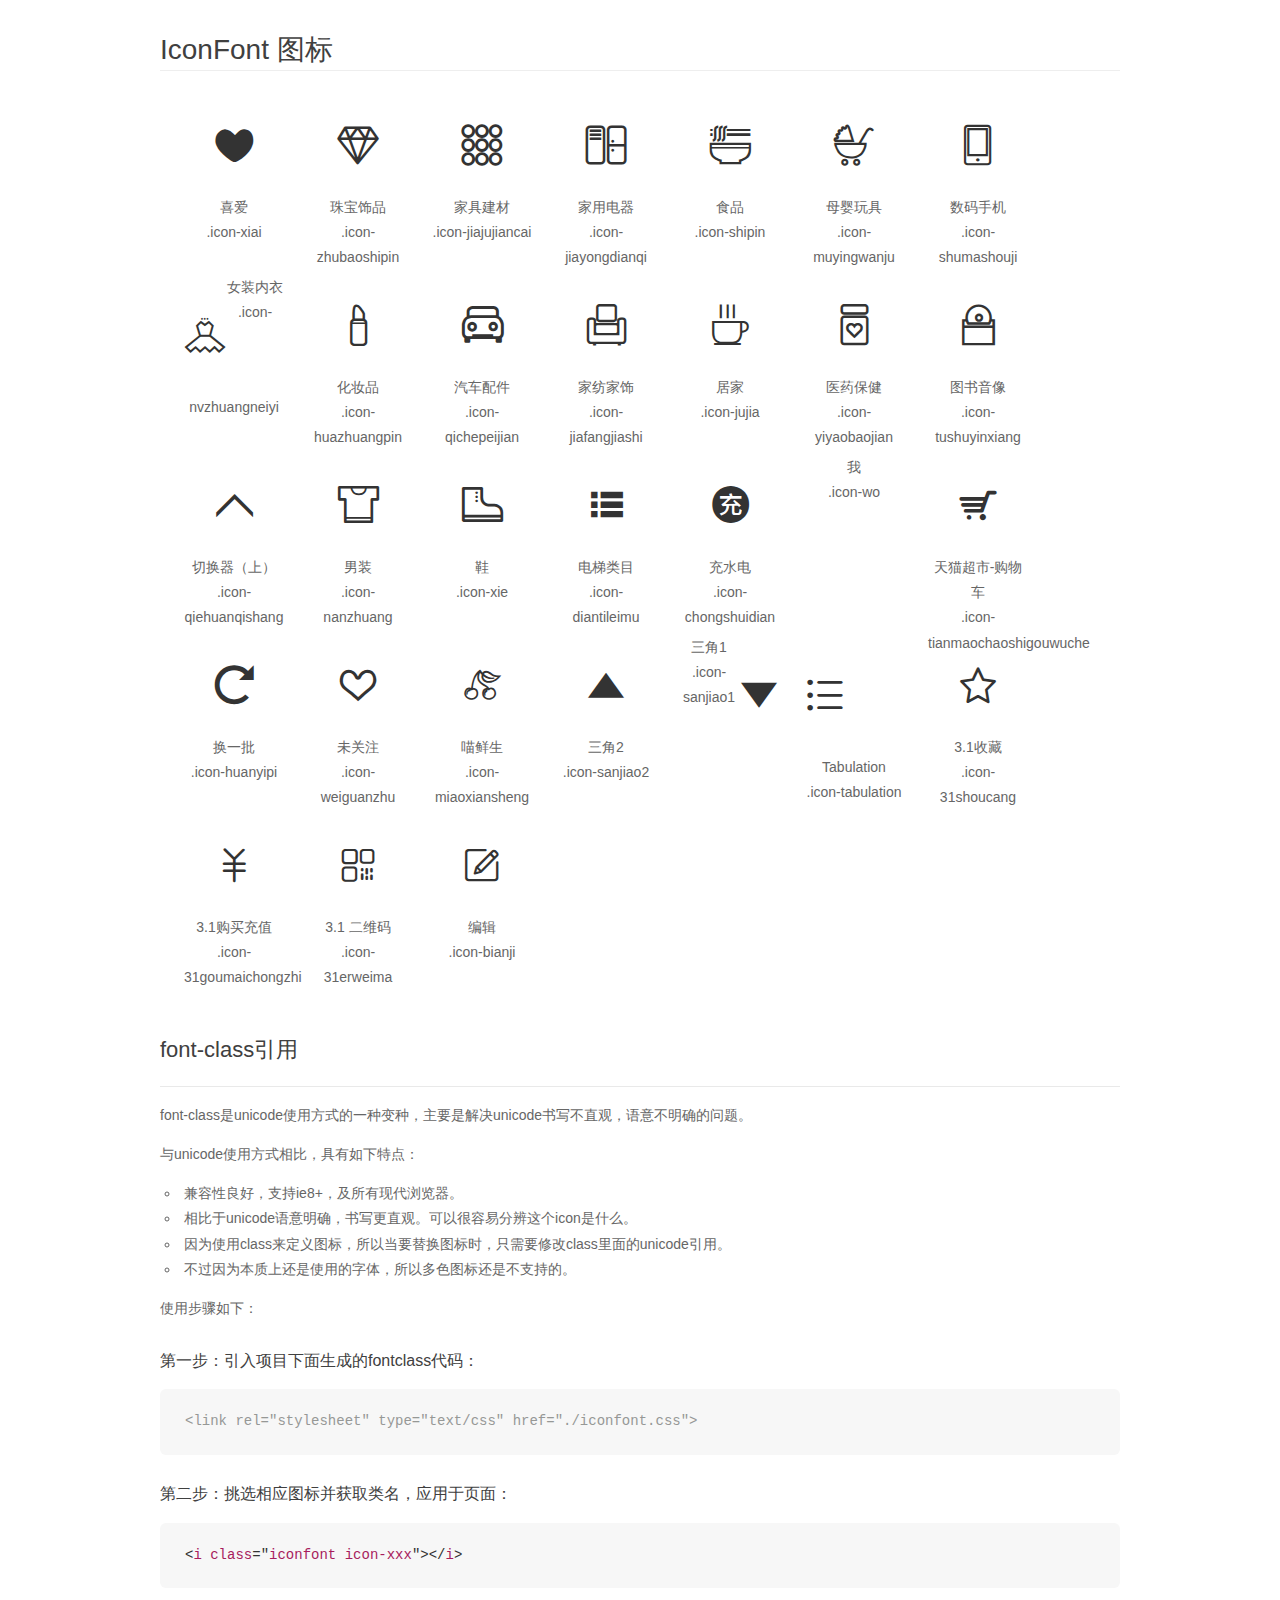
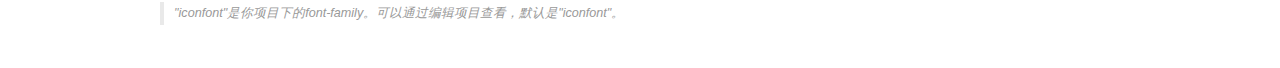
<file: iconfont/demo_fontclass.html>
<!DOCTYPE html>
<html>
<head>
    <meta charset="utf-8"/>
    <title>IconFont</title>
    <link rel="stylesheet" href="demo.css">
    <link rel="stylesheet" href="iconfont.css">
</head>
<body>
    <div class="main markdown">
        <h1>IconFont 图标</h1>
        <ul class="icon_lists clear">
            
                <li>
                <i class="icon iconfont icon-xiai"></i>
                    <div class="name">喜爱</div>
                    <div class="fontclass">.icon-xiai</div>
                </li>
            
                <li>
                <i class="icon iconfont icon-zhubaoshipin"></i>
                    <div class="name">珠宝饰品</div>
                    <div class="fontclass">.icon-zhubaoshipin</div>
                </li>
            
                <li>
                <i class="icon iconfont icon-jiajujiancai"></i>
                    <div class="name">家具建材</div>
                    <div class="fontclass">.icon-jiajujiancai</div>
                </li>
            
                <li>
                <i class="icon iconfont icon-jiayongdianqi"></i>
                    <div class="name">家用电器</div>
                    <div class="fontclass">.icon-jiayongdianqi</div>
                </li>
            
                <li>
                <i class="icon iconfont icon-shipin"></i>
                    <div class="name">食品</div>
                    <div class="fontclass">.icon-shipin</div>
                </li>
            
                <li>
                <i class="icon iconfont icon-muyingwanju"></i>
                    <div class="name">母婴玩具</div>
                    <div class="fontclass">.icon-muyingwanju</div>
                </li>
            
                <li>
                <i class="icon iconfont icon-shumashouji"></i>
                    <div class="name">数码手机</div>
                    <div class="fontclass">.icon-shumashouji</div>
                </li>
            
                <li>
                <i class="icon iconfont icon-nvzhuangneiyi"></i>
                    <div class="name">女装内衣</div>
                    <div class="fontclass">.icon-nvzhuangneiyi</div>
                </li>
            
                <li>
                <i class="icon iconfont icon-huazhuangpin"></i>
                    <div class="name">化妆品</div>
                    <div class="fontclass">.icon-huazhuangpin</div>
                </li>
            
                <li>
                <i class="icon iconfont icon-qichepeijian"></i>
                    <div class="name">汽车配件</div>
                    <div class="fontclass">.icon-qichepeijian</div>
                </li>
            
                <li>
                <i class="icon iconfont icon-jiafangjiashi"></i>
                    <div class="name">家纺家饰</div>
                    <div class="fontclass">.icon-jiafangjiashi</div>
                </li>
            
                <li>
                <i class="icon iconfont icon-jujia"></i>
                    <div class="name">居家</div>
                    <div class="fontclass">.icon-jujia</div>
                </li>
            
                <li>
                <i class="icon iconfont icon-yiyaobaojian"></i>
                    <div class="name">医药保健</div>
                    <div class="fontclass">.icon-yiyaobaojian</div>
                </li>
            
                <li>
                <i class="icon iconfont icon-tushuyinxiang"></i>
                    <div class="name">图书音像</div>
                    <div class="fontclass">.icon-tushuyinxiang</div>
                </li>
            
                <li>
                <i class="icon iconfont icon-qiehuanqishang"></i>
                    <div class="name">切换器（上）</div>
                    <div class="fontclass">.icon-qiehuanqishang</div>
                </li>
            
                <li>
                <i class="icon iconfont icon-nanzhuang"></i>
                    <div class="name">男装</div>
                    <div class="fontclass">.icon-nanzhuang</div>
                </li>
            
                <li>
                <i class="icon iconfont icon-xie"></i>
                    <div class="name">鞋</div>
                    <div class="fontclass">.icon-xie</div>
                </li>
            
                <li>
                <i class="icon iconfont icon-diantileimu"></i>
                    <div class="name">电梯类目</div>
                    <div class="fontclass">.icon-diantileimu</div>
                </li>
            
                <li>
                <i class="icon iconfont icon-chongshuidian"></i>
                    <div class="name">充水电</div>
                    <div class="fontclass">.icon-chongshuidian</div>
                </li>
            
                <li>
                <i class="icon iconfont icon-wo"></i>
                    <div class="name">我</div>
                    <div class="fontclass">.icon-wo</div>
                </li>
            
                <li>
                <i class="icon iconfont icon-tianmaochaoshigouwuche"></i>
                    <div class="name">天猫超市-购物车</div>
                    <div class="fontclass">.icon-tianmaochaoshigouwuche</div>
                </li>
            
                <li>
                <i class="icon iconfont icon-huanyipi"></i>
                    <div class="name">换一批</div>
                    <div class="fontclass">.icon-huanyipi</div>
                </li>
            
                <li>
                <i class="icon iconfont icon-weiguanzhu"></i>
                    <div class="name">未关注</div>
                    <div class="fontclass">.icon-weiguanzhu</div>
                </li>
            
                <li>
                <i class="icon iconfont icon-miaoxiansheng"></i>
                    <div class="name">喵鲜生</div>
                    <div class="fontclass">.icon-miaoxiansheng</div>
                </li>
            
                <li>
                <i class="icon iconfont icon-sanjiao2"></i>
                    <div class="name">三角2</div>
                    <div class="fontclass">.icon-sanjiao2</div>
                </li>
            
                <li>
                <i class="icon iconfont icon-sanjiao1"></i>
                    <div class="name">三角1</div>
                    <div class="fontclass">.icon-sanjiao1</div>
                </li>
            
                <li>
                <i class="icon iconfont icon-tabulation"></i>
                    <div class="name">Tabulation</div>
                    <div class="fontclass">.icon-tabulation</div>
                </li>
            
                <li>
                <i class="icon iconfont icon-31shoucang"></i>
                    <div class="name">3.1收藏</div>
                    <div class="fontclass">.icon-31shoucang</div>
                </li>
            
                <li>
                <i class="icon iconfont icon-31goumaichongzhi"></i>
                    <div class="name">3.1购买充值</div>
                    <div class="fontclass">.icon-31goumaichongzhi</div>
                </li>
            
                <li>
                <i class="icon iconfont icon-31erweima"></i>
                    <div class="name">3.1 二维码</div>
                    <div class="fontclass">.icon-31erweima</div>
                </li>
            
                <li>
                <i class="icon iconfont icon-bianji"></i>
                    <div class="name">编辑</div>
                    <div class="fontclass">.icon-bianji</div>
                </li>
            
        </ul>

        <h2 id="font-class-">font-class引用</h2>
        <hr>

        <p>font-class是unicode使用方式的一种变种，主要是解决unicode书写不直观，语意不明确的问题。</p>
        <p>与unicode使用方式相比，具有如下特点：</p>
        <ul>
        <li>兼容性良好，支持ie8+，及所有现代浏览器。</li>
        <li>相比于unicode语意明确，书写更直观。可以很容易分辨这个icon是什么。</li>
        <li>因为使用class来定义图标，所以当要替换图标时，只需要修改class里面的unicode引用。</li>
        <li>不过因为本质上还是使用的字体，所以多色图标还是不支持的。</li>
        </ul>
        <p>使用步骤如下：</p>
        <h3 id="-fontclass-">第一步：引入项目下面生成的fontclass代码：</h3>


        <pre><code class="lang-js hljs javascript"><span class="hljs-comment">&lt;link rel="stylesheet" type="text/css" href="./iconfont.css"&gt;</span></code></pre>
        <h3 id="-">第二步：挑选相应图标并获取类名，应用于页面：</h3>
        <pre><code class="lang-css hljs">&lt;<span class="hljs-selector-tag">i</span> <span class="hljs-selector-tag">class</span>="<span class="hljs-selector-tag">iconfont</span> <span class="hljs-selector-tag">icon-xxx</span>"&gt;&lt;/<span class="hljs-selector-tag">i</span>&gt;</code></pre>
        <blockquote>
        <p>"iconfont"是你项目下的font-family。可以通过编辑项目查看，默认是"iconfont"。</p>
        </blockquote>
    </div>
</body>
</html>
</file>
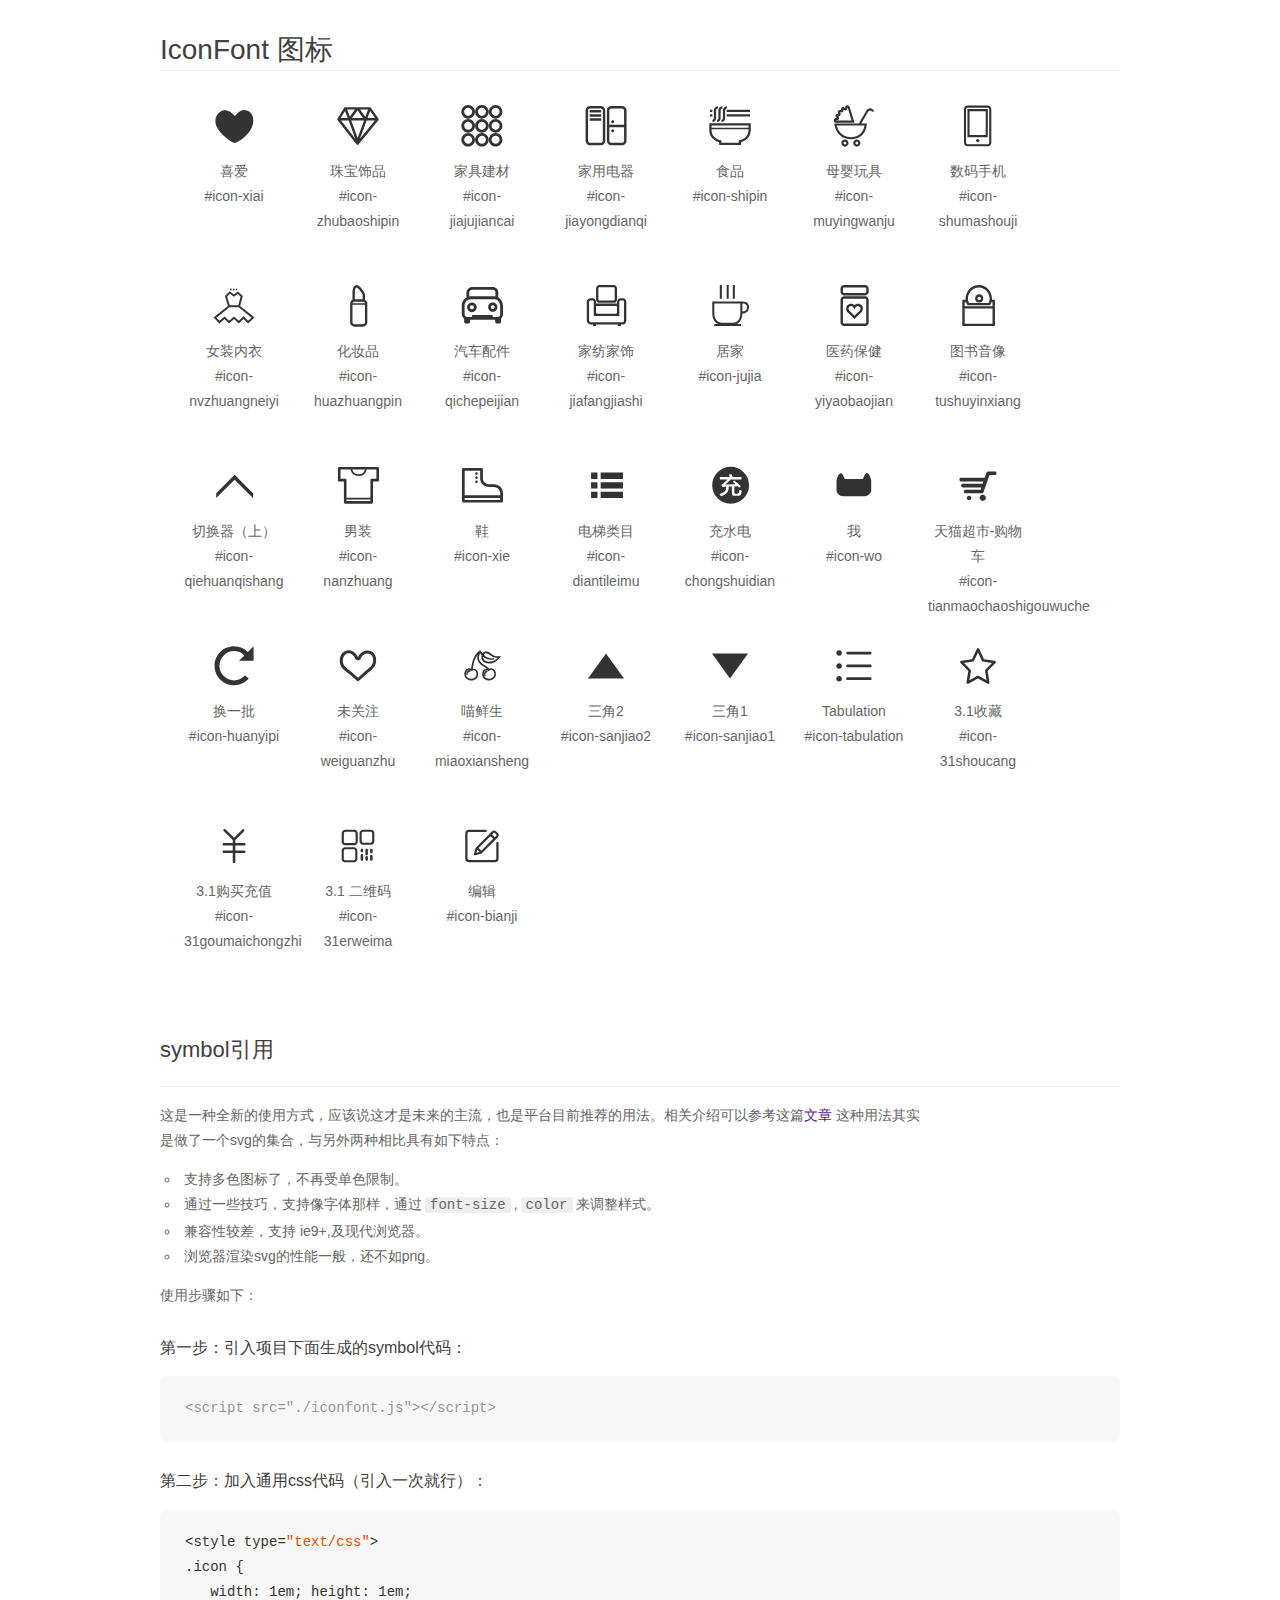
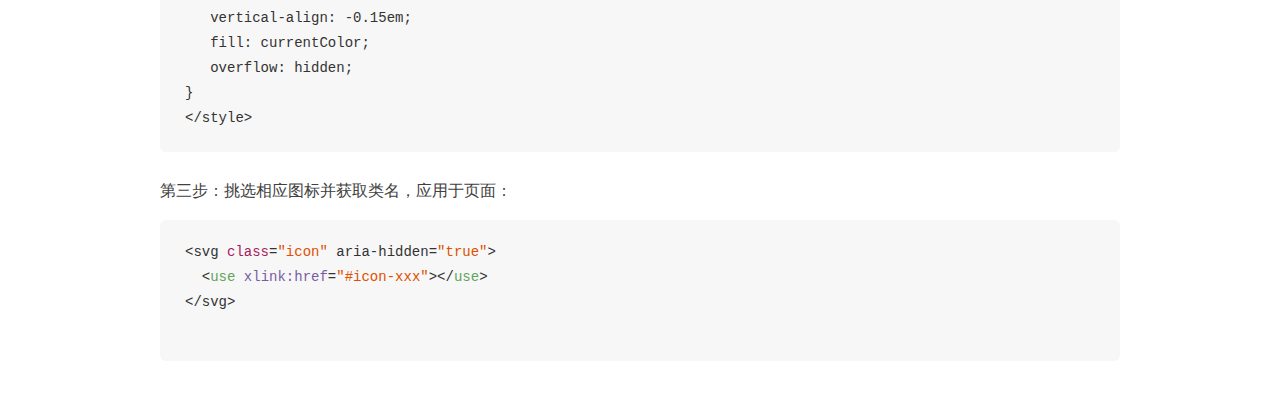
<file: iconfont/demo_symbol.html>
<!DOCTYPE html>
<html>
<head>
    <meta charset="utf-8"/>
    <title>IconFont</title>
    <link rel="stylesheet" href="demo.css">
    <script src="iconfont.js"></script>

    <style type="text/css">
        .icon {
          /* 通过设置 font-size 来改变图标大小 */
          width: 1em; height: 1em;
          /* 图标和文字相邻时，垂直对齐 */
          vertical-align: -0.15em;
          /* 通过设置 color 来改变 SVG 的颜色/fill */
          fill: currentColor;
          /* path 和 stroke 溢出 viewBox 部分在 IE 下会显示
             normalize.css 中也包含这行 */
          overflow: hidden;
        }

    </style>
</head>
<body>
    <div class="main markdown">
        <h1>IconFont 图标</h1>
        <ul class="icon_lists clear">
            
                <li>
                    <svg class="icon" aria-hidden="true">
                        <use xlink:href="#icon-xiai"></use>
                    </svg>
                    <div class="name">喜爱</div>
                    <div class="fontclass">#icon-xiai</div>
                </li>
            
                <li>
                    <svg class="icon" aria-hidden="true">
                        <use xlink:href="#icon-zhubaoshipin"></use>
                    </svg>
                    <div class="name">珠宝饰品</div>
                    <div class="fontclass">#icon-zhubaoshipin</div>
                </li>
            
                <li>
                    <svg class="icon" aria-hidden="true">
                        <use xlink:href="#icon-jiajujiancai"></use>
                    </svg>
                    <div class="name">家具建材</div>
                    <div class="fontclass">#icon-jiajujiancai</div>
                </li>
            
                <li>
                    <svg class="icon" aria-hidden="true">
                        <use xlink:href="#icon-jiayongdianqi"></use>
                    </svg>
                    <div class="name">家用电器</div>
                    <div class="fontclass">#icon-jiayongdianqi</div>
                </li>
            
                <li>
                    <svg class="icon" aria-hidden="true">
                        <use xlink:href="#icon-shipin"></use>
                    </svg>
                    <div class="name">食品</div>
                    <div class="fontclass">#icon-shipin</div>
                </li>
            
                <li>
                    <svg class="icon" aria-hidden="true">
                        <use xlink:href="#icon-muyingwanju"></use>
                    </svg>
                    <div class="name">母婴玩具</div>
                    <div class="fontclass">#icon-muyingwanju</div>
                </li>
            
                <li>
                    <svg class="icon" aria-hidden="true">
                        <use xlink:href="#icon-shumashouji"></use>
                    </svg>
                    <div class="name">数码手机</div>
                    <div class="fontclass">#icon-shumashouji</div>
                </li>
            
                <li>
                    <svg class="icon" aria-hidden="true">
                        <use xlink:href="#icon-nvzhuangneiyi"></use>
                    </svg>
                    <div class="name">女装内衣</div>
                    <div class="fontclass">#icon-nvzhuangneiyi</div>
                </li>
            
                <li>
                    <svg class="icon" aria-hidden="true">
                        <use xlink:href="#icon-huazhuangpin"></use>
                    </svg>
                    <div class="name">化妆品</div>
                    <div class="fontclass">#icon-huazhuangpin</div>
                </li>
            
                <li>
                    <svg class="icon" aria-hidden="true">
                        <use xlink:href="#icon-qichepeijian"></use>
                    </svg>
                    <div class="name">汽车配件</div>
                    <div class="fontclass">#icon-qichepeijian</div>
                </li>
            
                <li>
                    <svg class="icon" aria-hidden="true">
                        <use xlink:href="#icon-jiafangjiashi"></use>
                    </svg>
                    <div class="name">家纺家饰</div>
                    <div class="fontclass">#icon-jiafangjiashi</div>
                </li>
            
                <li>
                    <svg class="icon" aria-hidden="true">
                        <use xlink:href="#icon-jujia"></use>
                    </svg>
                    <div class="name">居家</div>
                    <div class="fontclass">#icon-jujia</div>
                </li>
            
                <li>
                    <svg class="icon" aria-hidden="true">
                        <use xlink:href="#icon-yiyaobaojian"></use>
                    </svg>
                    <div class="name">医药保健</div>
                    <div class="fontclass">#icon-yiyaobaojian</div>
                </li>
            
                <li>
                    <svg class="icon" aria-hidden="true">
                        <use xlink:href="#icon-tushuyinxiang"></use>
                    </svg>
                    <div class="name">图书音像</div>
                    <div class="fontclass">#icon-tushuyinxiang</div>
                </li>
            
                <li>
                    <svg class="icon" aria-hidden="true">
                        <use xlink:href="#icon-qiehuanqishang"></use>
                    </svg>
                    <div class="name">切换器（上）</div>
                    <div class="fontclass">#icon-qiehuanqishang</div>
                </li>
            
                <li>
                    <svg class="icon" aria-hidden="true">
                        <use xlink:href="#icon-nanzhuang"></use>
                    </svg>
                    <div class="name">男装</div>
                    <div class="fontclass">#icon-nanzhuang</div>
                </li>
            
                <li>
                    <svg class="icon" aria-hidden="true">
                        <use xlink:href="#icon-xie"></use>
                    </svg>
                    <div class="name">鞋</div>
                    <div class="fontclass">#icon-xie</div>
                </li>
            
                <li>
                    <svg class="icon" aria-hidden="true">
                        <use xlink:href="#icon-diantileimu"></use>
                    </svg>
                    <div class="name">电梯类目</div>
                    <div class="fontclass">#icon-diantileimu</div>
                </li>
            
                <li>
                    <svg class="icon" aria-hidden="true">
                        <use xlink:href="#icon-chongshuidian"></use>
                    </svg>
                    <div class="name">充水电</div>
                    <div class="fontclass">#icon-chongshuidian</div>
                </li>
            
                <li>
                    <svg class="icon" aria-hidden="true">
                        <use xlink:href="#icon-wo"></use>
                    </svg>
                    <div class="name">我</div>
                    <div class="fontclass">#icon-wo</div>
                </li>
            
                <li>
                    <svg class="icon" aria-hidden="true">
                        <use xlink:href="#icon-tianmaochaoshigouwuche"></use>
                    </svg>
                    <div class="name">天猫超市-购物车</div>
                    <div class="fontclass">#icon-tianmaochaoshigouwuche</div>
                </li>
            
                <li>
                    <svg class="icon" aria-hidden="true">
                        <use xlink:href="#icon-huanyipi"></use>
                    </svg>
                    <div class="name">换一批</div>
                    <div class="fontclass">#icon-huanyipi</div>
                </li>
            
                <li>
                    <svg class="icon" aria-hidden="true">
                        <use xlink:href="#icon-weiguanzhu"></use>
                    </svg>
                    <div class="name">未关注</div>
                    <div class="fontclass">#icon-weiguanzhu</div>
                </li>
            
                <li>
                    <svg class="icon" aria-hidden="true">
                        <use xlink:href="#icon-miaoxiansheng"></use>
                    </svg>
                    <div class="name">喵鲜生</div>
                    <div class="fontclass">#icon-miaoxiansheng</div>
                </li>
            
                <li>
                    <svg class="icon" aria-hidden="true">
                        <use xlink:href="#icon-sanjiao2"></use>
                    </svg>
                    <div class="name">三角2</div>
                    <div class="fontclass">#icon-sanjiao2</div>
                </li>
            
                <li>
                    <svg class="icon" aria-hidden="true">
                        <use xlink:href="#icon-sanjiao1"></use>
                    </svg>
                    <div class="name">三角1</div>
                    <div class="fontclass">#icon-sanjiao1</div>
                </li>
            
                <li>
                    <svg class="icon" aria-hidden="true">
                        <use xlink:href="#icon-tabulation"></use>
                    </svg>
                    <div class="name">Tabulation</div>
                    <div class="fontclass">#icon-tabulation</div>
                </li>
            
                <li>
                    <svg class="icon" aria-hidden="true">
                        <use xlink:href="#icon-31shoucang"></use>
                    </svg>
                    <div class="name">3.1收藏</div>
                    <div class="fontclass">#icon-31shoucang</div>
                </li>
            
                <li>
                    <svg class="icon" aria-hidden="true">
                        <use xlink:href="#icon-31goumaichongzhi"></use>
                    </svg>
                    <div class="name">3.1购买充值</div>
                    <div class="fontclass">#icon-31goumaichongzhi</div>
                </li>
            
                <li>
                    <svg class="icon" aria-hidden="true">
                        <use xlink:href="#icon-31erweima"></use>
                    </svg>
                    <div class="name">3.1 二维码</div>
                    <div class="fontclass">#icon-31erweima</div>
                </li>
            
                <li>
                    <svg class="icon" aria-hidden="true">
                        <use xlink:href="#icon-bianji"></use>
                    </svg>
                    <div class="name">编辑</div>
                    <div class="fontclass">#icon-bianji</div>
                </li>
            
        </ul>


        <h2 id="symbol-">symbol引用</h2>
        <hr>

        <p>这是一种全新的使用方式，应该说这才是未来的主流，也是平台目前推荐的用法。相关介绍可以参考这篇<a href="">文章</a>
        这种用法其实是做了一个svg的集合，与另外两种相比具有如下特点：</p>
        <ul>
          <li>支持多色图标了，不再受单色限制。</li>
          <li>通过一些技巧，支持像字体那样，通过<code>font-size</code>,<code>color</code>来调整样式。</li>
          <li>兼容性较差，支持 ie9+,及现代浏览器。</li>
          <li>浏览器渲染svg的性能一般，还不如png。</li>
        </ul>
        <p>使用步骤如下：</p>
        <h3 id="-symbol-">第一步：引入项目下面生成的symbol代码：</h3>
        <pre><code class="lang-js hljs javascript"><span class="hljs-comment">&lt;script src="./iconfont.js"&gt;&lt;/script&gt;</span></code></pre>
        <h3 id="-css-">第二步：加入通用css代码（引入一次就行）：</h3>
        <pre><code class="lang-js hljs javascript">&lt;style type=<span class="hljs-string">"text/css"</span>&gt;
.icon {
   width: <span class="hljs-number">1</span>em; height: <span class="hljs-number">1</span>em;
   vertical-align: <span class="hljs-number">-0.15</span>em;
   fill: currentColor;
   overflow: hidden;
}
&lt;<span class="hljs-regexp">/style&gt;</span></code></pre>
        <h3 id="-">第三步：挑选相应图标并获取类名，应用于页面：</h3>
        <pre><code class="lang-js hljs javascript">&lt;svg <span class="hljs-class"><span class="hljs-keyword">class</span></span>=<span class="hljs-string">"icon"</span> aria-hidden=<span class="hljs-string">"true"</span>&gt;<span class="xml"><span class="hljs-tag">
  &lt;<span class="hljs-name">use</span> <span class="hljs-attr">xlink:href</span>=<span class="hljs-string">"#icon-xxx"</span>&gt;</span><span class="hljs-tag">&lt;/<span class="hljs-name">use</span>&gt;</span>
</span>&lt;<span class="hljs-regexp">/svg&gt;
        </span></code></pre>
    </div>
</body>
</html>
</file>
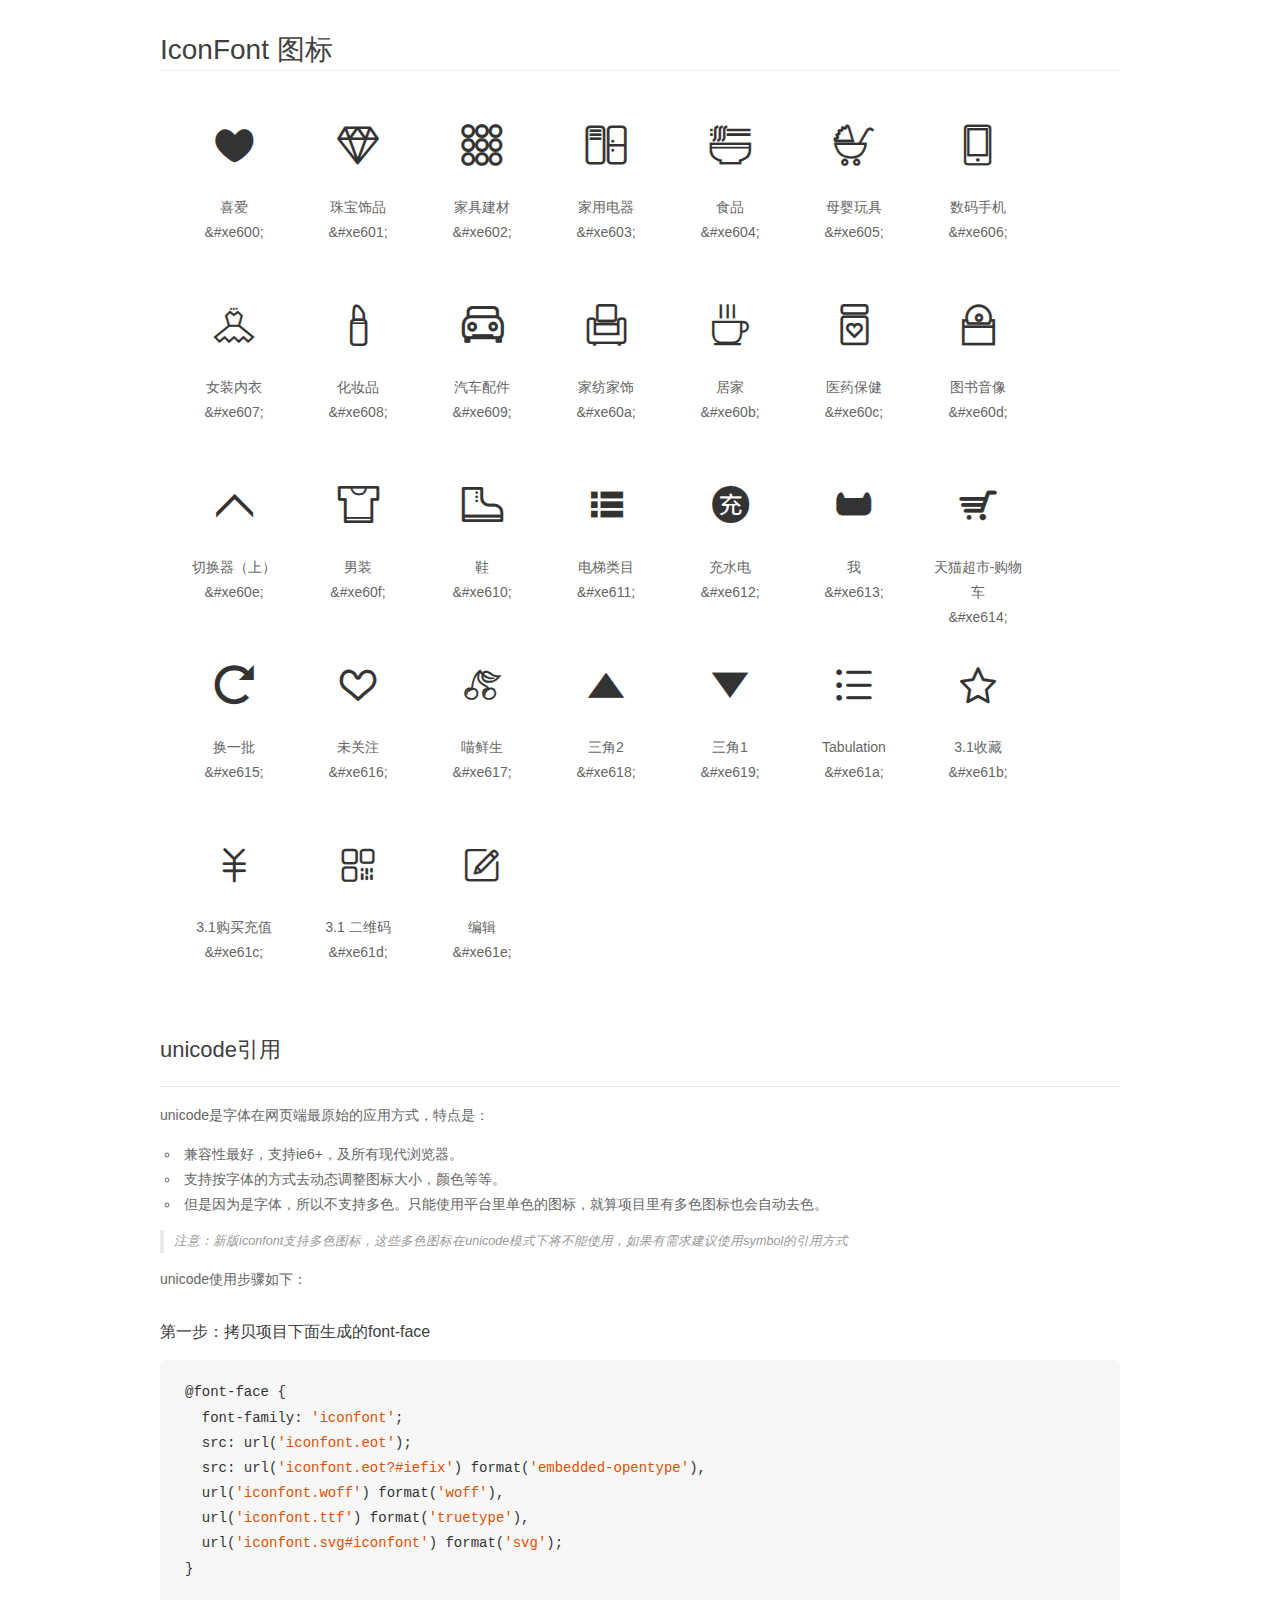
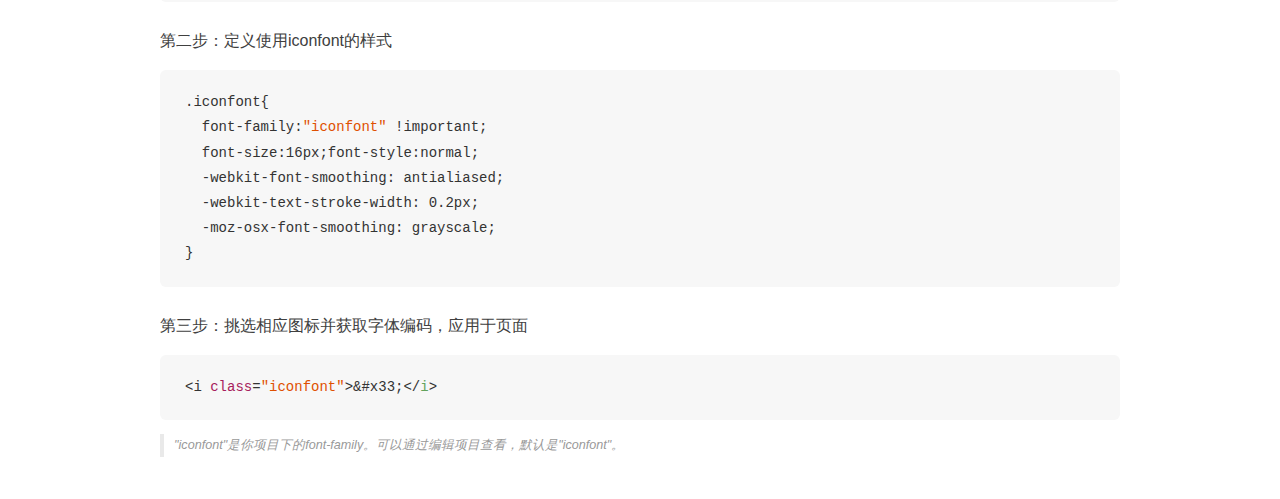
<file: iconfont/demo_unicode.html>
<!DOCTYPE html>
<html>
<head>
    <meta charset="utf-8"/>
    <title>IconFont</title>
    <link rel="stylesheet" href="demo.css">

    <style type="text/css">

        @font-face {font-family: "iconfont";
          src: url('iconfont.eot'); /* IE9*/
          src: url('iconfont.eot#iefix') format('embedded-opentype'), /* IE6-IE8 */
          url('iconfont.woff') format('woff'), /* chrome, firefox */
          url('iconfont.ttf') format('truetype'), /* chrome, firefox, opera, Safari, Android, iOS 4.2+*/
          url('iconfont.svg#iconfont') format('svg'); /* iOS 4.1- */
        }

        .iconfont {
          font-family:"iconfont" !important;
          font-size:16px;
          font-style:normal;
          -webkit-font-smoothing: antialiased;
          -webkit-text-stroke-width: 0.2px;
          -moz-osx-font-smoothing: grayscale;
        }

    </style>
</head>
<body>
    <div class="main markdown">
        <h1>IconFont 图标</h1>
        <ul class="icon_lists clear">
            
                <li>
                <i class="icon iconfont">&#xe600;</i>
                    <div class="name">喜爱</div>
                    <div class="code">&amp;#xe600;</div>
                </li>
            
                <li>
                <i class="icon iconfont">&#xe601;</i>
                    <div class="name">珠宝饰品</div>
                    <div class="code">&amp;#xe601;</div>
                </li>
            
                <li>
                <i class="icon iconfont">&#xe602;</i>
                    <div class="name">家具建材</div>
                    <div class="code">&amp;#xe602;</div>
                </li>
            
                <li>
                <i class="icon iconfont">&#xe603;</i>
                    <div class="name">家用电器</div>
                    <div class="code">&amp;#xe603;</div>
                </li>
            
                <li>
                <i class="icon iconfont">&#xe604;</i>
                    <div class="name">食品</div>
                    <div class="code">&amp;#xe604;</div>
                </li>
            
                <li>
                <i class="icon iconfont">&#xe605;</i>
                    <div class="name">母婴玩具</div>
                    <div class="code">&amp;#xe605;</div>
                </li>
            
                <li>
                <i class="icon iconfont">&#xe606;</i>
                    <div class="name">数码手机</div>
                    <div class="code">&amp;#xe606;</div>
                </li>
            
                <li>
                <i class="icon iconfont">&#xe607;</i>
                    <div class="name">女装内衣</div>
                    <div class="code">&amp;#xe607;</div>
                </li>
            
                <li>
                <i class="icon iconfont">&#xe608;</i>
                    <div class="name">化妆品</div>
                    <div class="code">&amp;#xe608;</div>
                </li>
            
                <li>
                <i class="icon iconfont">&#xe609;</i>
                    <div class="name">汽车配件</div>
                    <div class="code">&amp;#xe609;</div>
                </li>
            
                <li>
                <i class="icon iconfont">&#xe60a;</i>
                    <div class="name">家纺家饰</div>
                    <div class="code">&amp;#xe60a;</div>
                </li>
            
                <li>
                <i class="icon iconfont">&#xe60b;</i>
                    <div class="name">居家</div>
                    <div class="code">&amp;#xe60b;</div>
                </li>
            
                <li>
                <i class="icon iconfont">&#xe60c;</i>
                    <div class="name">医药保健</div>
                    <div class="code">&amp;#xe60c;</div>
                </li>
            
                <li>
                <i class="icon iconfont">&#xe60d;</i>
                    <div class="name">图书音像</div>
                    <div class="code">&amp;#xe60d;</div>
                </li>
            
                <li>
                <i class="icon iconfont">&#xe60e;</i>
                    <div class="name">切换器（上）</div>
                    <div class="code">&amp;#xe60e;</div>
                </li>
            
                <li>
                <i class="icon iconfont">&#xe60f;</i>
                    <div class="name">男装</div>
                    <div class="code">&amp;#xe60f;</div>
                </li>
            
                <li>
                <i class="icon iconfont">&#xe610;</i>
                    <div class="name">鞋</div>
                    <div class="code">&amp;#xe610;</div>
                </li>
            
                <li>
                <i class="icon iconfont">&#xe611;</i>
                    <div class="name">电梯类目</div>
                    <div class="code">&amp;#xe611;</div>
                </li>
            
                <li>
                <i class="icon iconfont">&#xe612;</i>
                    <div class="name">充水电</div>
                    <div class="code">&amp;#xe612;</div>
                </li>
            
                <li>
                <i class="icon iconfont">&#xe613;</i>
                    <div class="name">我</div>
                    <div class="code">&amp;#xe613;</div>
                </li>
            
                <li>
                <i class="icon iconfont">&#xe614;</i>
                    <div class="name">天猫超市-购物车</div>
                    <div class="code">&amp;#xe614;</div>
                </li>
            
                <li>
                <i class="icon iconfont">&#xe615;</i>
                    <div class="name">换一批</div>
                    <div class="code">&amp;#xe615;</div>
                </li>
            
                <li>
                <i class="icon iconfont">&#xe616;</i>
                    <div class="name">未关注</div>
                    <div class="code">&amp;#xe616;</div>
                </li>
            
                <li>
                <i class="icon iconfont">&#xe617;</i>
                    <div class="name">喵鲜生</div>
                    <div class="code">&amp;#xe617;</div>
                </li>
            
                <li>
                <i class="icon iconfont">&#xe618;</i>
                    <div class="name">三角2</div>
                    <div class="code">&amp;#xe618;</div>
                </li>
            
                <li>
                <i class="icon iconfont">&#xe619;</i>
                    <div class="name">三角1</div>
                    <div class="code">&amp;#xe619;</div>
                </li>
            
                <li>
                <i class="icon iconfont">&#xe61a;</i>
                    <div class="name">Tabulation</div>
                    <div class="code">&amp;#xe61a;</div>
                </li>
            
                <li>
                <i class="icon iconfont">&#xe61b;</i>
                    <div class="name">3.1收藏</div>
                    <div class="code">&amp;#xe61b;</div>
                </li>
            
                <li>
                <i class="icon iconfont">&#xe61c;</i>
                    <div class="name">3.1购买充值</div>
                    <div class="code">&amp;#xe61c;</div>
                </li>
            
                <li>
                <i class="icon iconfont">&#xe61d;</i>
                    <div class="name">3.1 二维码</div>
                    <div class="code">&amp;#xe61d;</div>
                </li>
            
                <li>
                <i class="icon iconfont">&#xe61e;</i>
                    <div class="name">编辑</div>
                    <div class="code">&amp;#xe61e;</div>
                </li>
            
        </ul>
        <h2 id="unicode-">unicode引用</h2>
        <hr>

        <p>unicode是字体在网页端最原始的应用方式，特点是：</p>
        <ul>
        <li>兼容性最好，支持ie6+，及所有现代浏览器。</li>
        <li>支持按字体的方式去动态调整图标大小，颜色等等。</li>
        <li>但是因为是字体，所以不支持多色。只能使用平台里单色的图标，就算项目里有多色图标也会自动去色。</li>
        </ul>
        <blockquote>
        <p>注意：新版iconfont支持多色图标，这些多色图标在unicode模式下将不能使用，如果有需求建议使用symbol的引用方式</p>
        </blockquote>
        <p>unicode使用步骤如下：</p>
        <h3 id="-font-face">第一步：拷贝项目下面生成的font-face</h3>
        <pre><code class="lang-js hljs javascript">@font-face {
  font-family: <span class="hljs-string">'iconfont'</span>;
  src: url(<span class="hljs-string">'iconfont.eot'</span>);
  src: url(<span class="hljs-string">'iconfont.eot?#iefix'</span>) format(<span class="hljs-string">'embedded-opentype'</span>),
  url(<span class="hljs-string">'iconfont.woff'</span>) format(<span class="hljs-string">'woff'</span>),
  url(<span class="hljs-string">'iconfont.ttf'</span>) format(<span class="hljs-string">'truetype'</span>),
  url(<span class="hljs-string">'iconfont.svg#iconfont'</span>) format(<span class="hljs-string">'svg'</span>);
}
</code></pre>
        <h3 id="-iconfont-">第二步：定义使用iconfont的样式</h3>
        <pre><code class="lang-js hljs javascript">.iconfont{
  font-family:<span class="hljs-string">"iconfont"</span> !important;
  font-size:<span class="hljs-number">16</span>px;font-style:normal;
  -webkit-font-smoothing: antialiased;
  -webkit-text-stroke-width: <span class="hljs-number">0.2</span>px;
  -moz-osx-font-smoothing: grayscale;
}
</code></pre>
        <h3 id="-">第三步：挑选相应图标并获取字体编码，应用于页面</h3>
        <pre><code class="lang-js hljs javascript">&lt;i <span class="hljs-class"><span class="hljs-keyword">class</span></span>=<span class="hljs-string">"iconfont"</span>&gt;&amp;#x33;<span class="xml"><span class="hljs-tag">&lt;/<span class="hljs-name">i</span>&gt;</span></span></code></pre>

        <blockquote>
        <p>"iconfont"是你项目下的font-family。可以通过编辑项目查看，默认是"iconfont"。</p>
        </blockquote>
    </div>


</body>
</html>
</file>
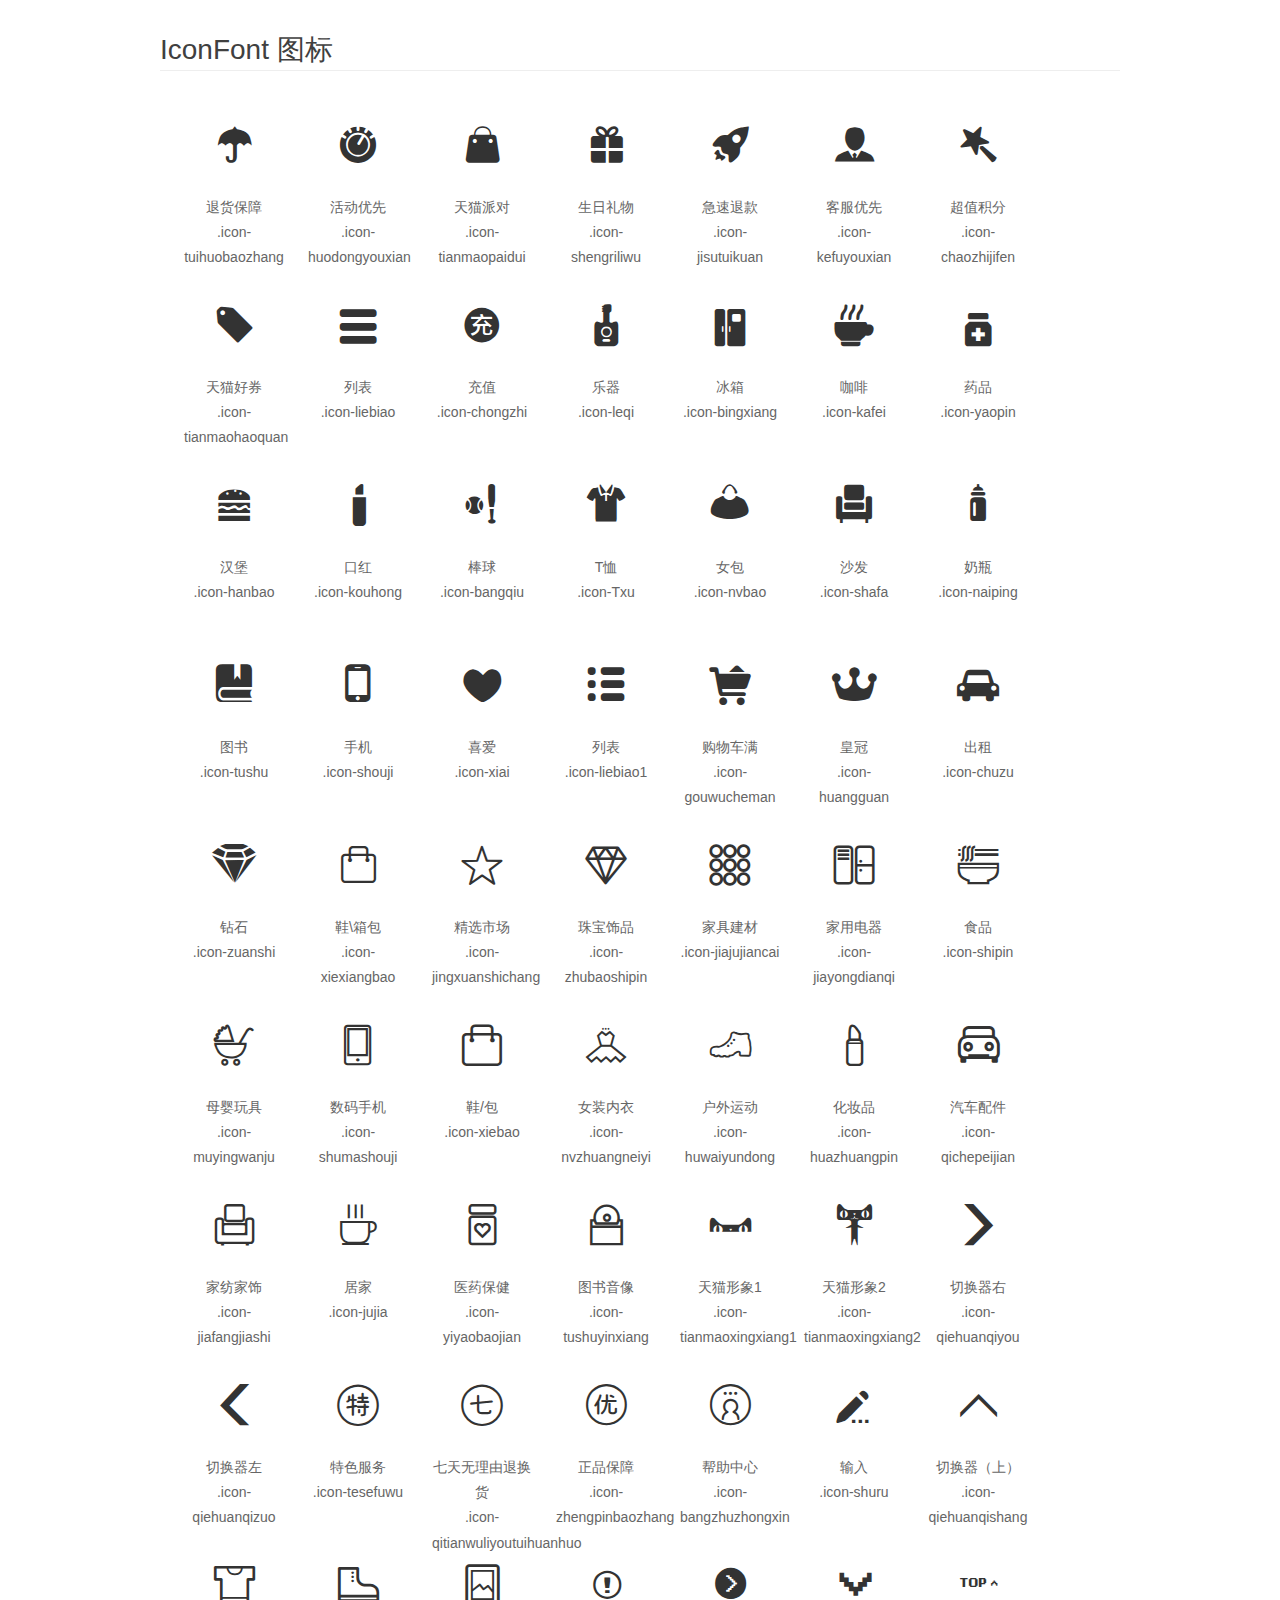
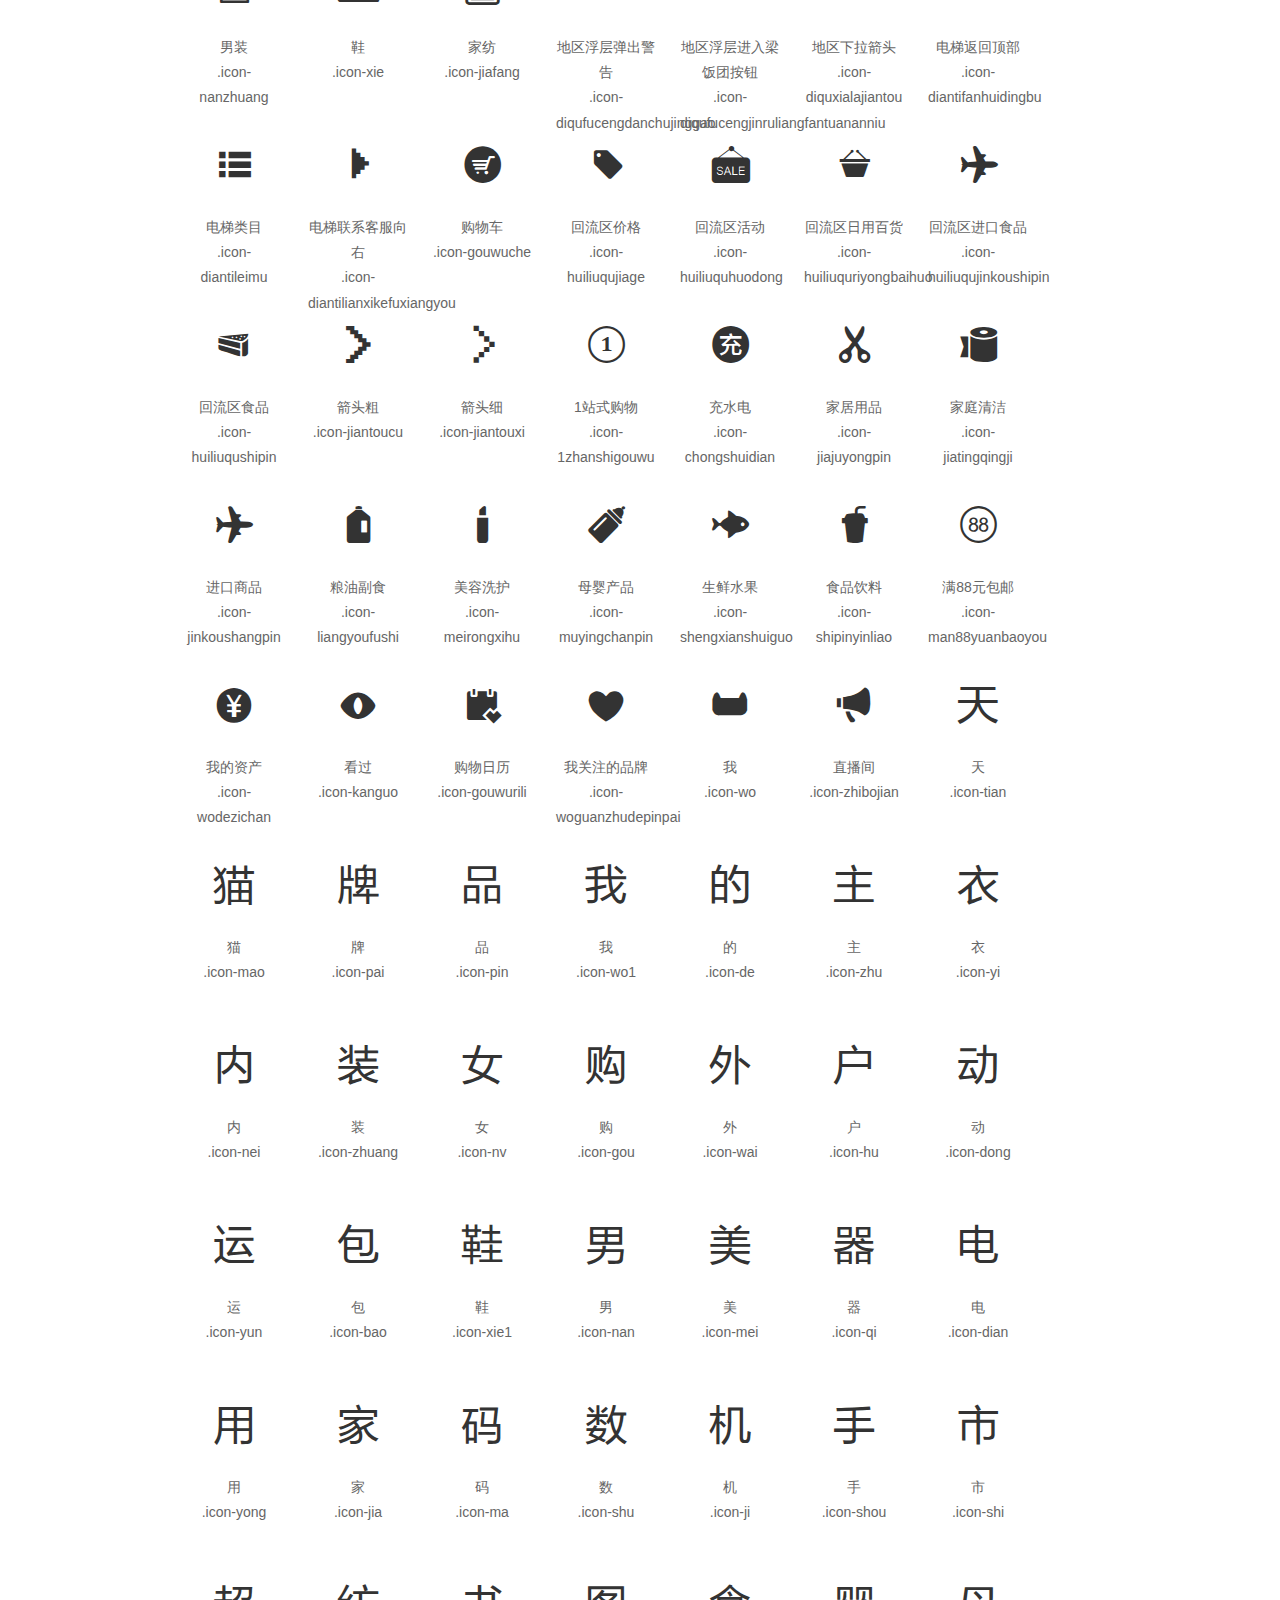
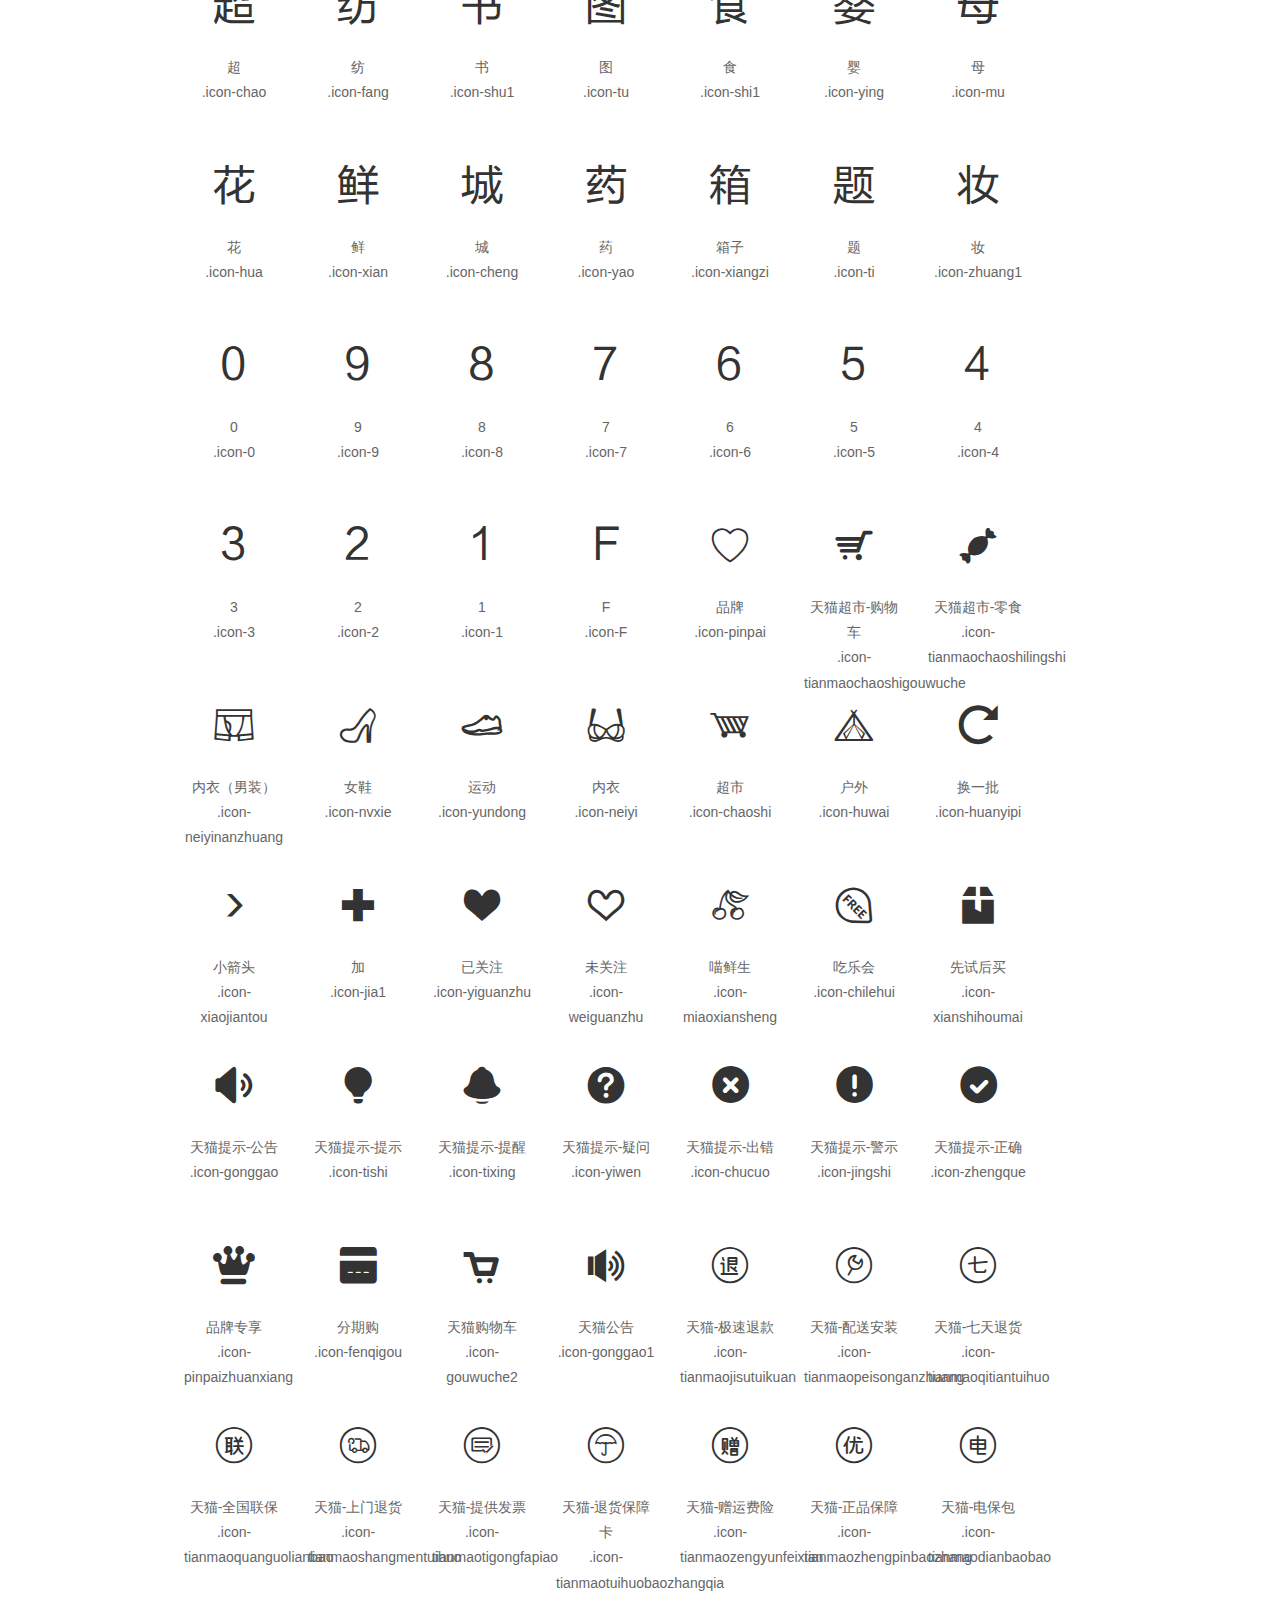
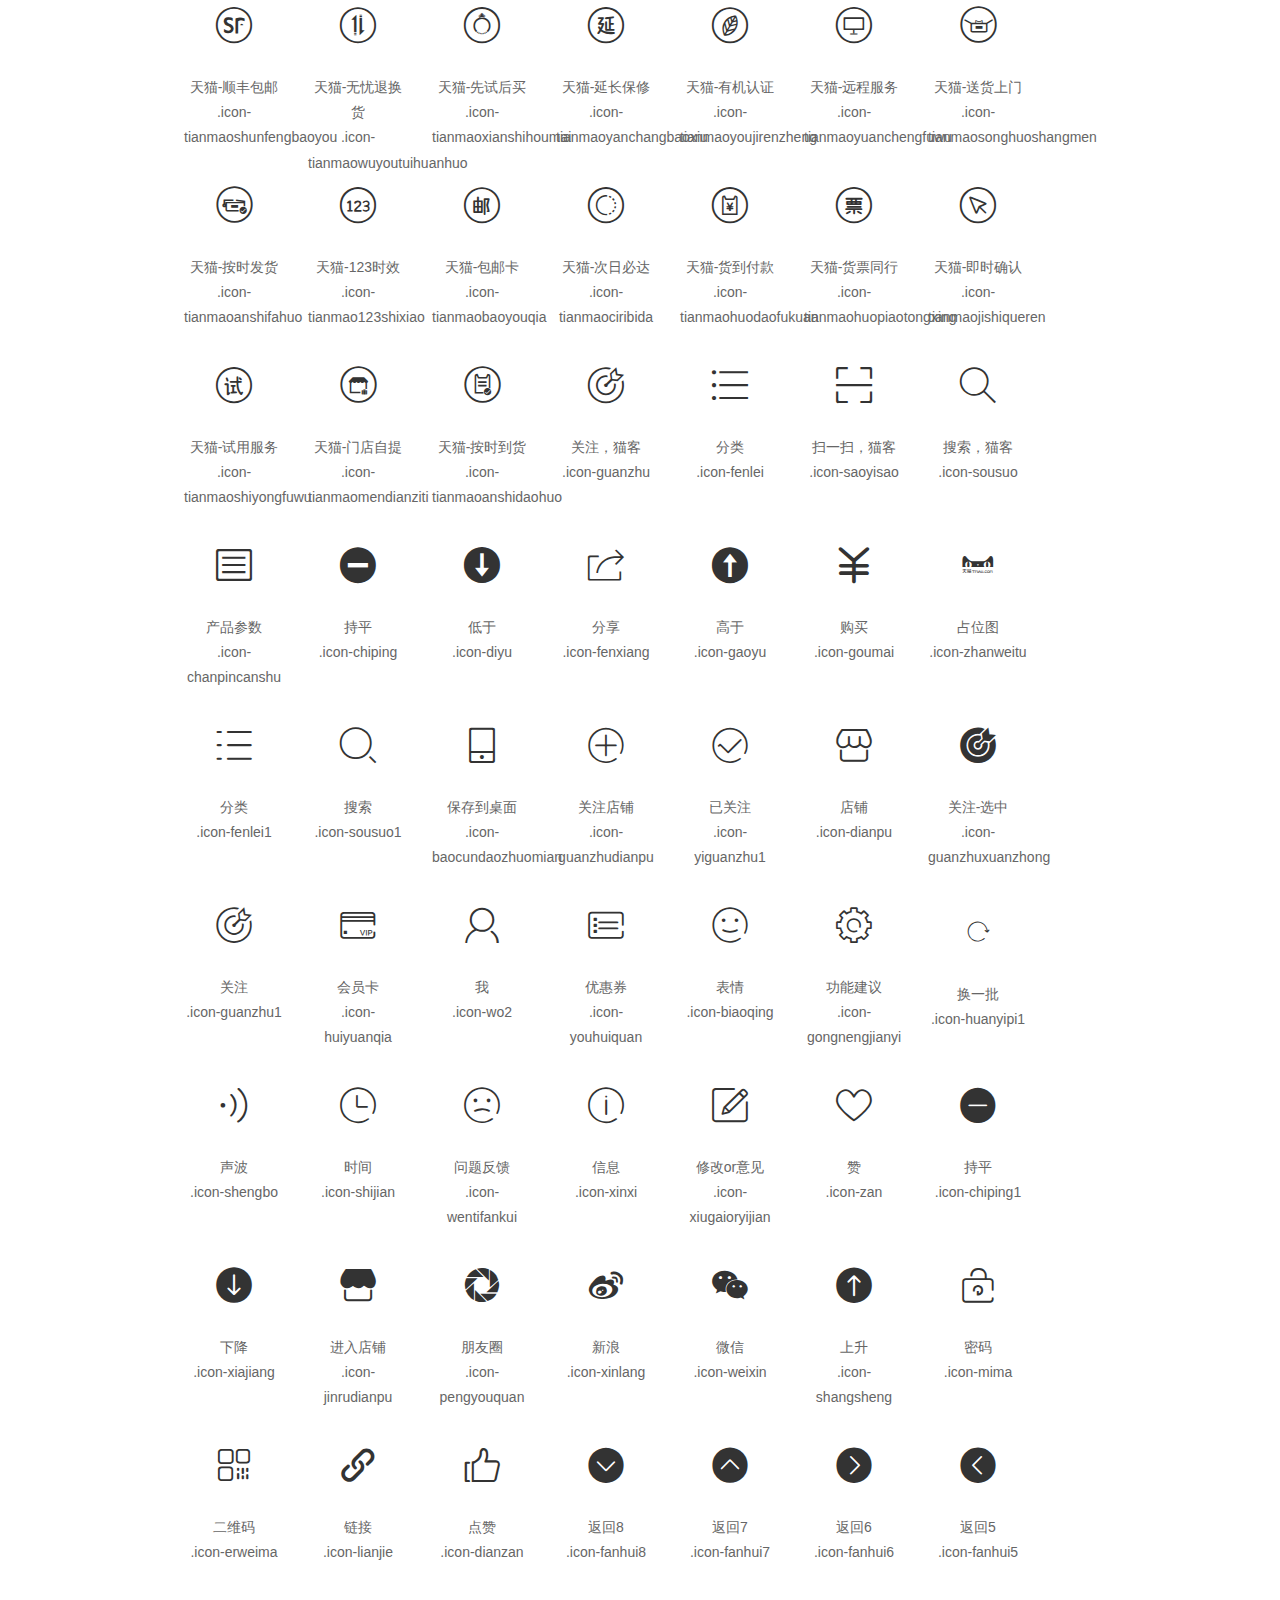
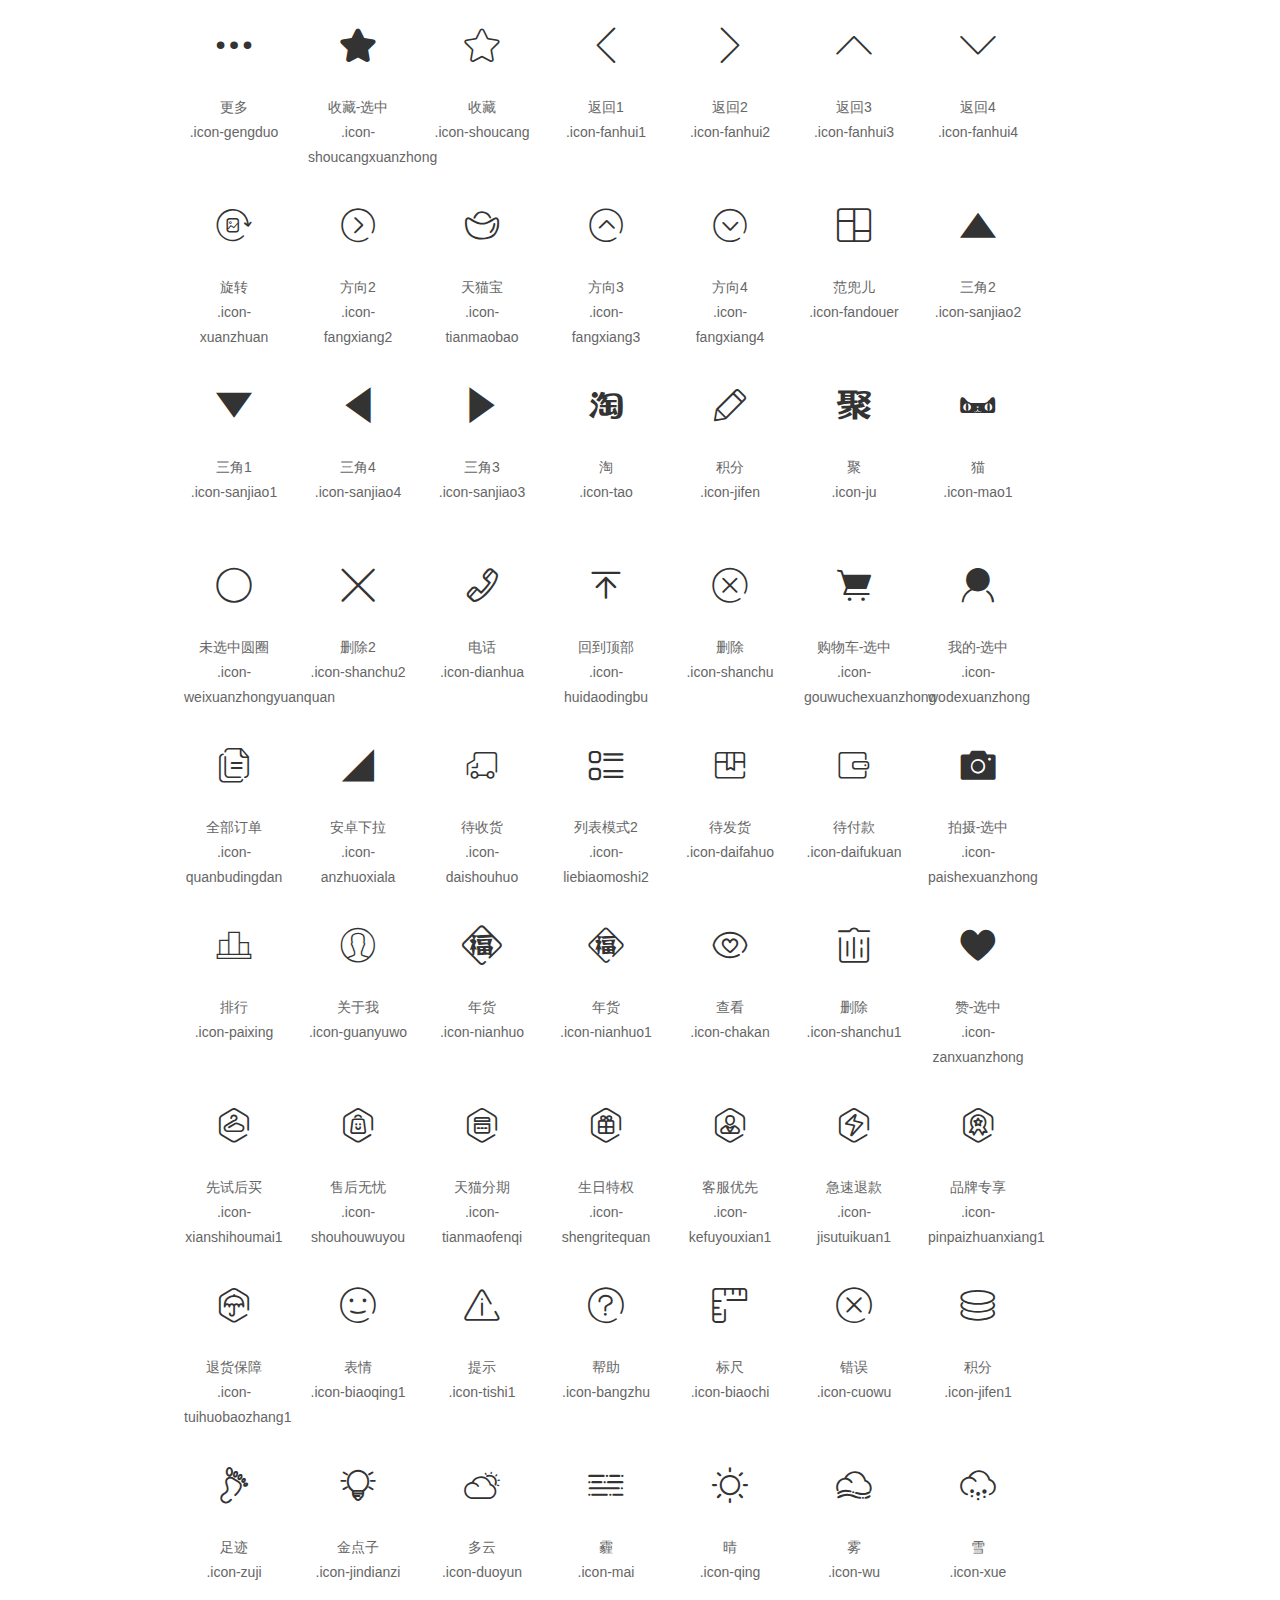
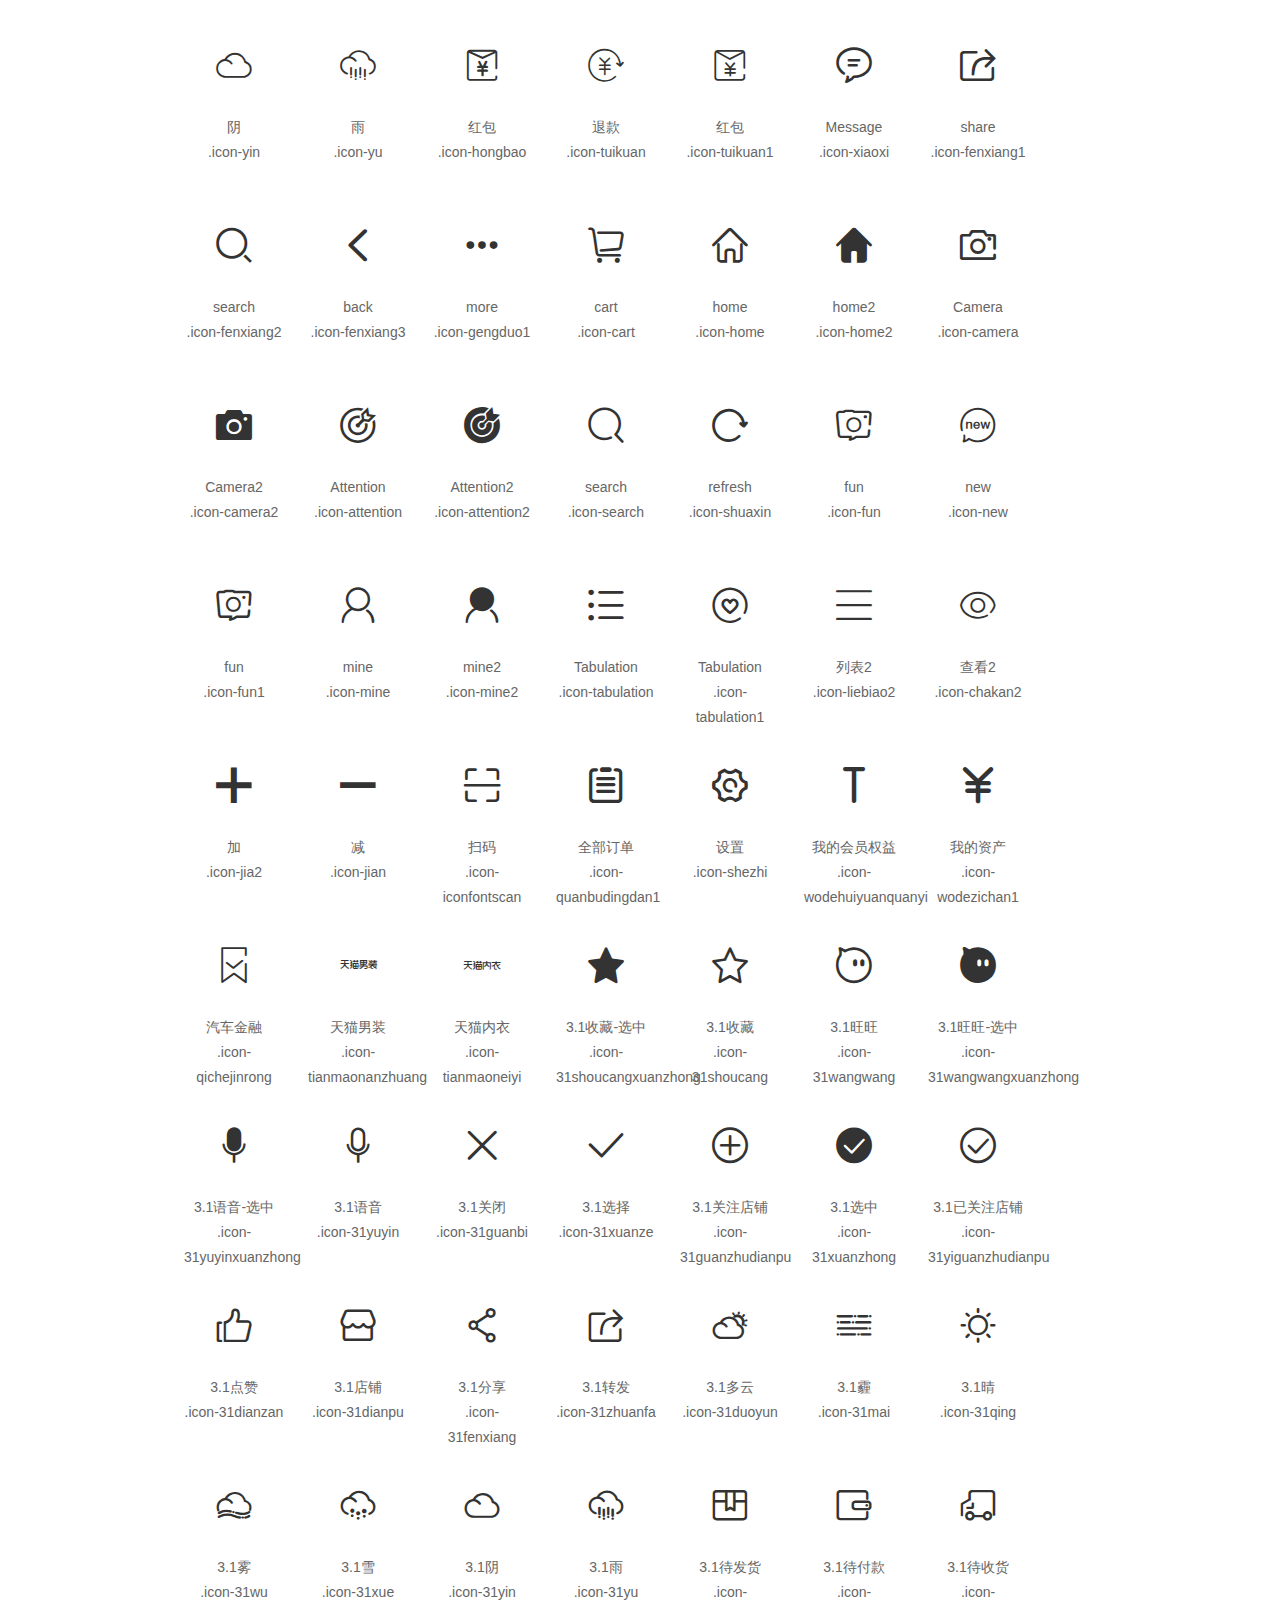
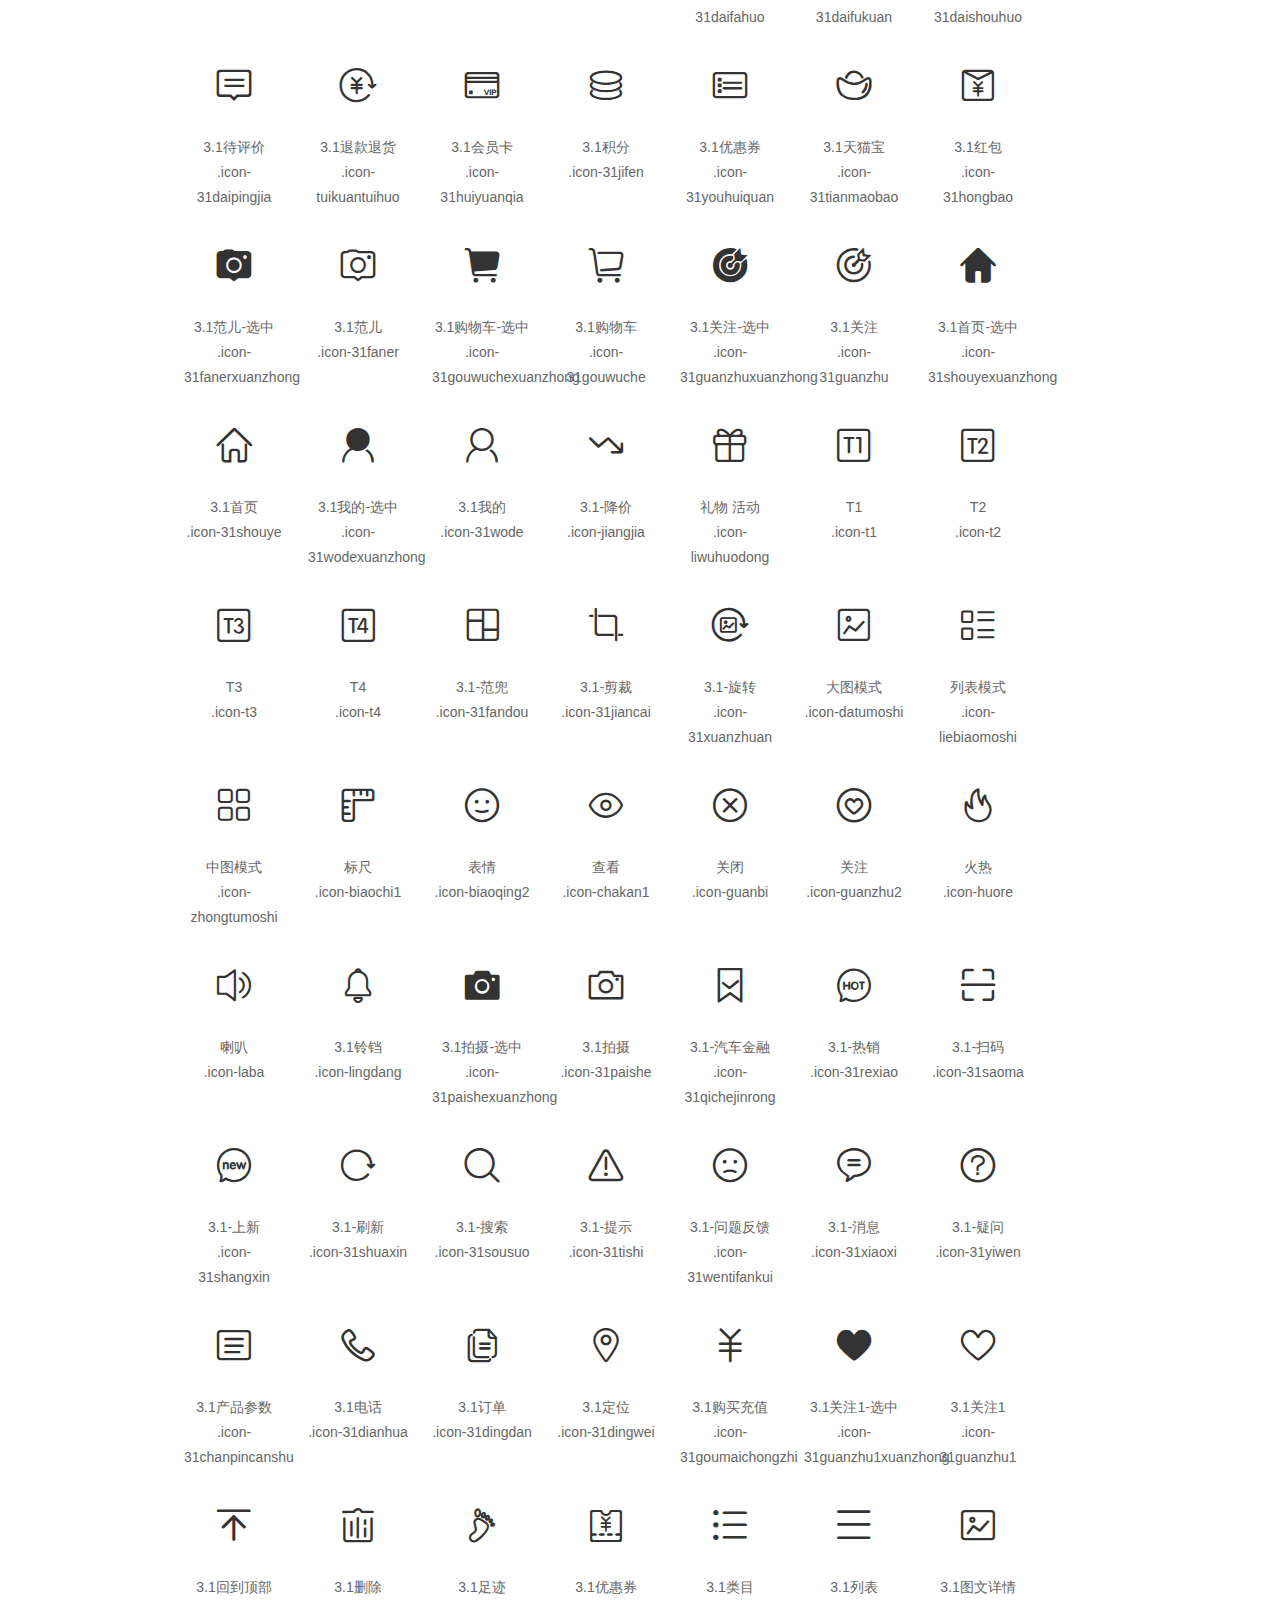
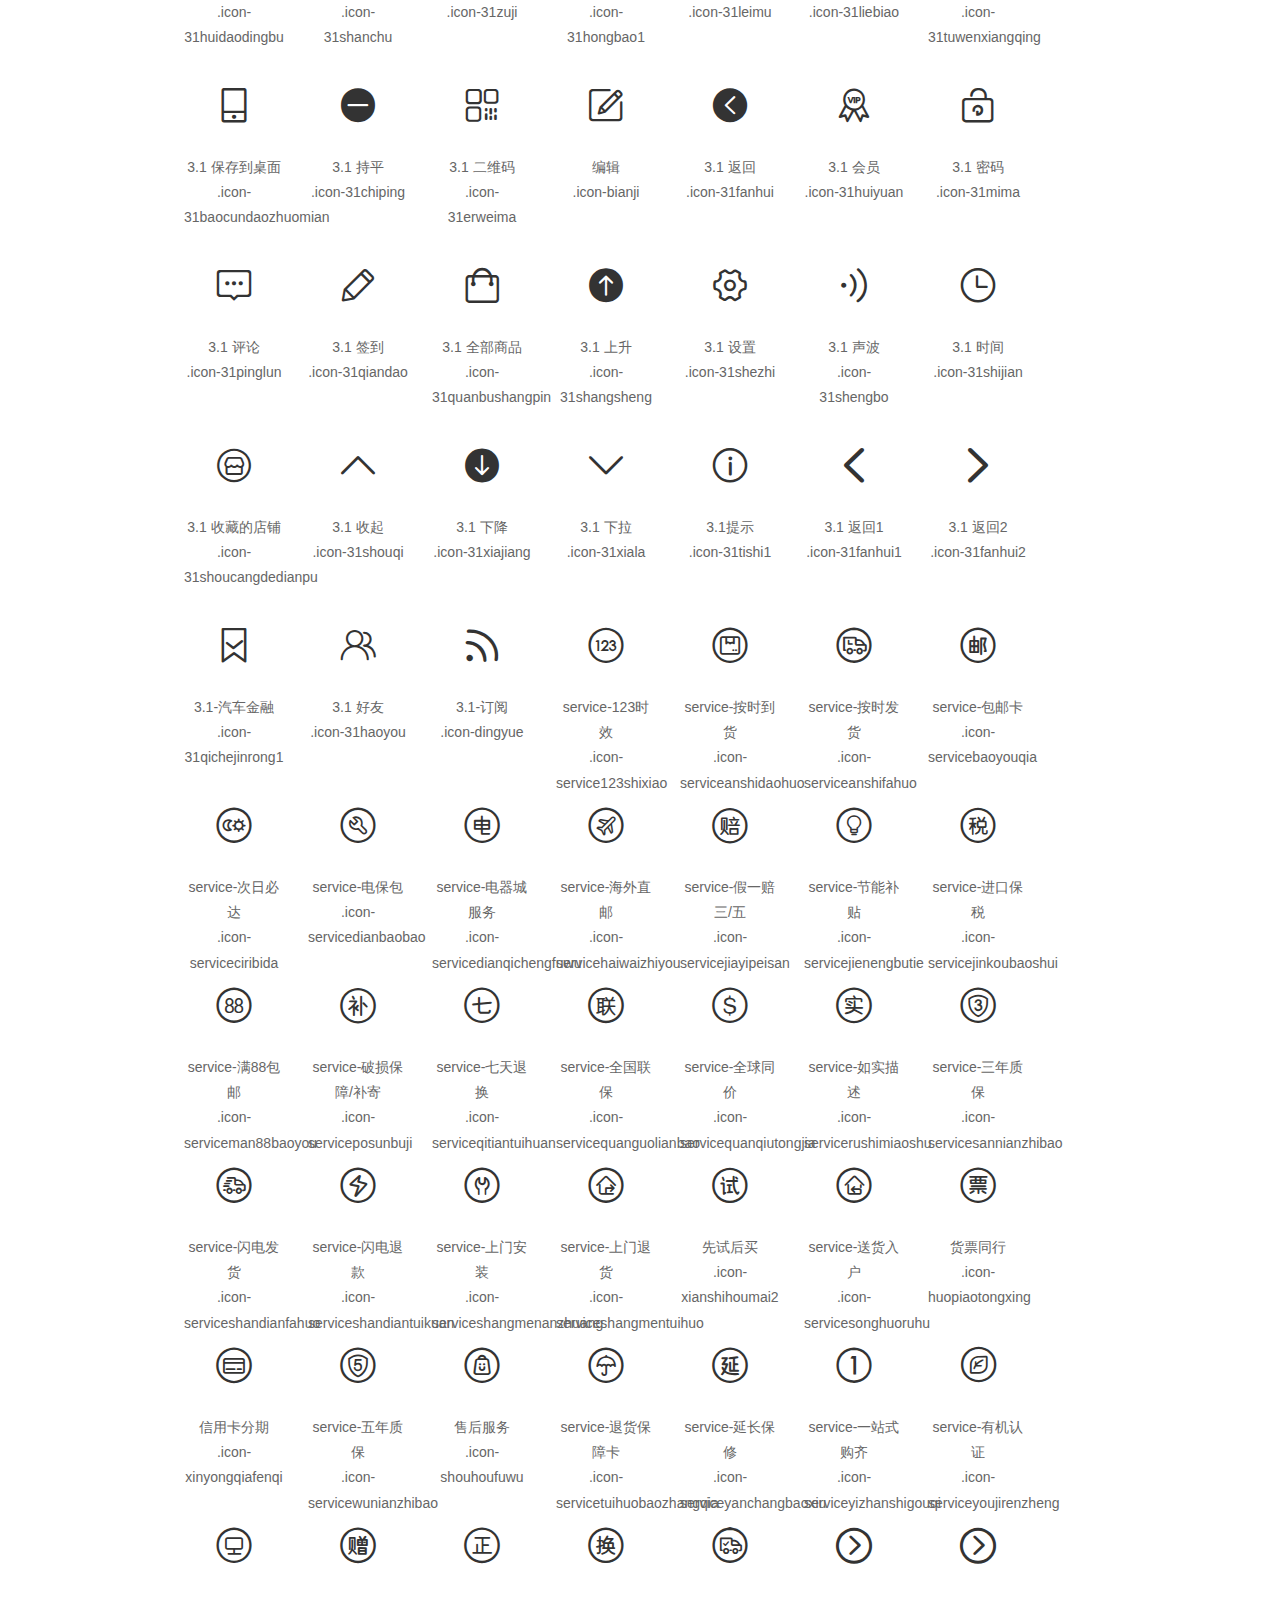
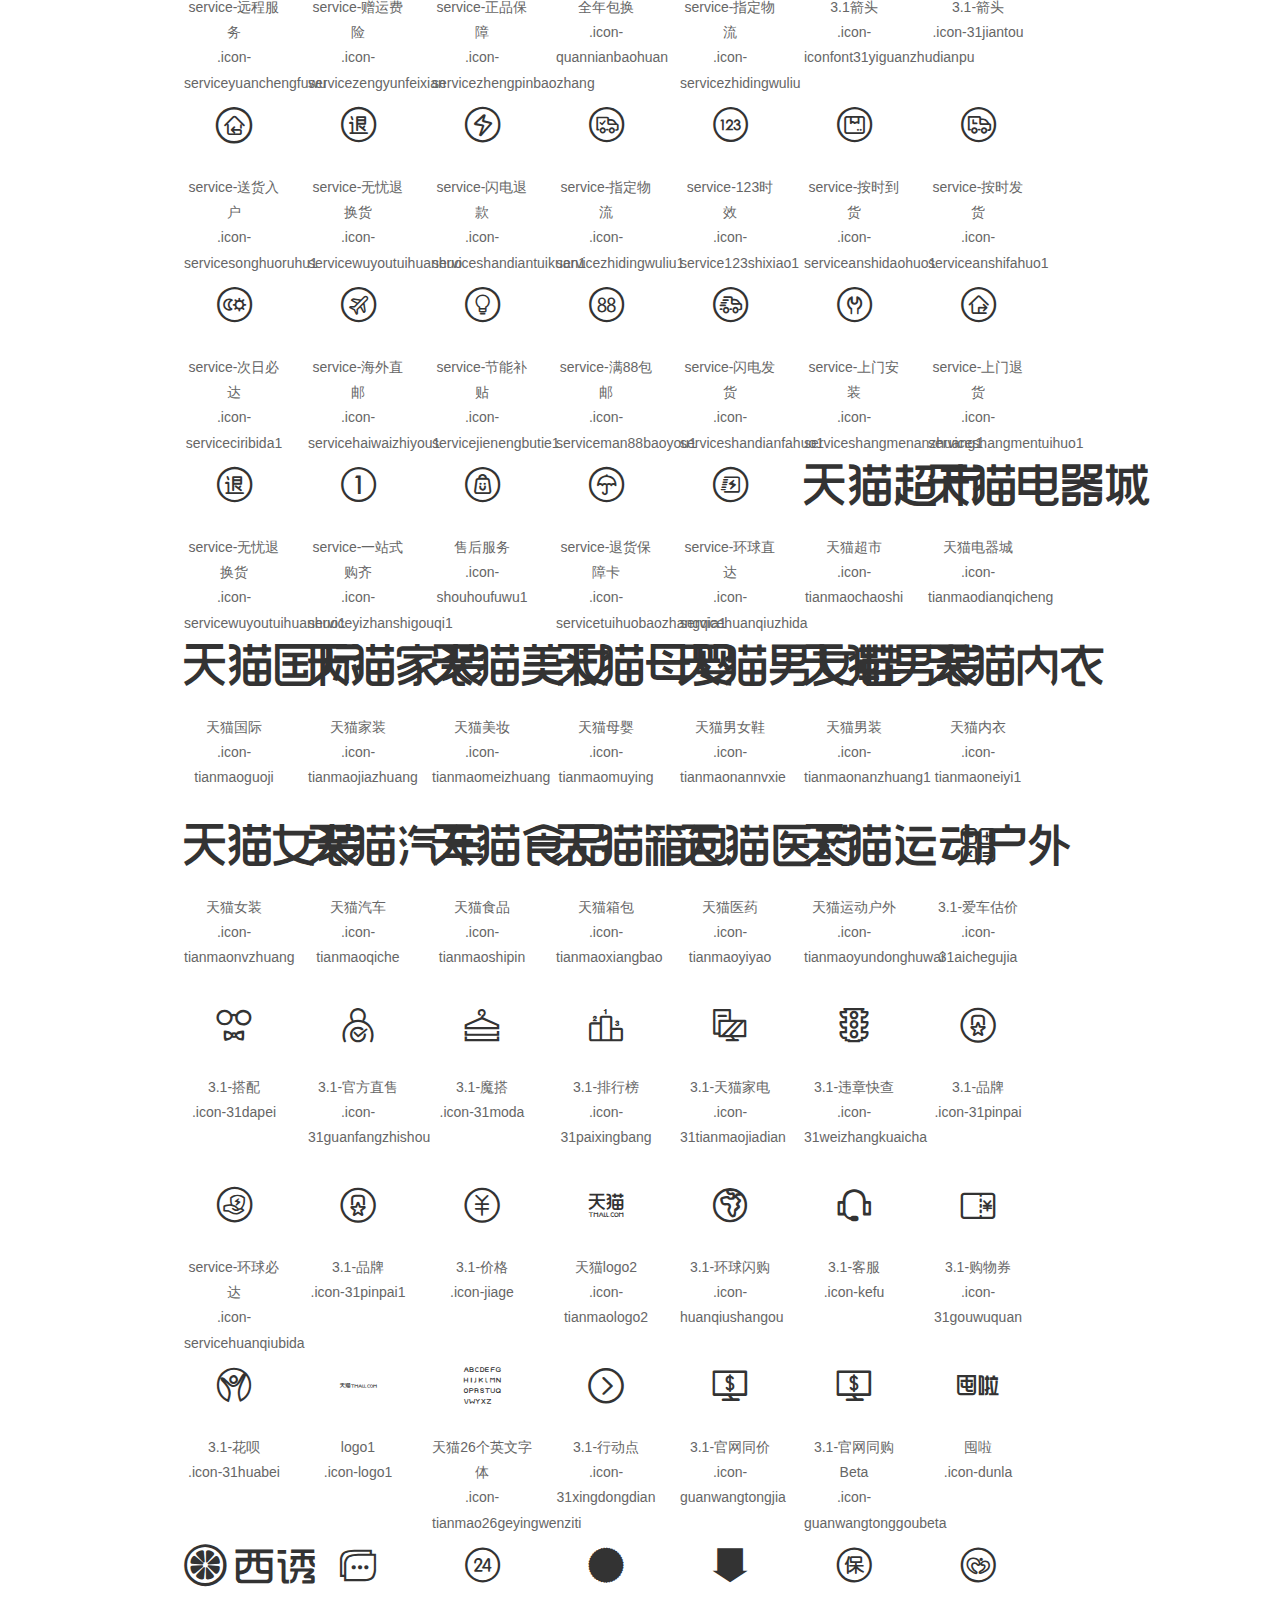
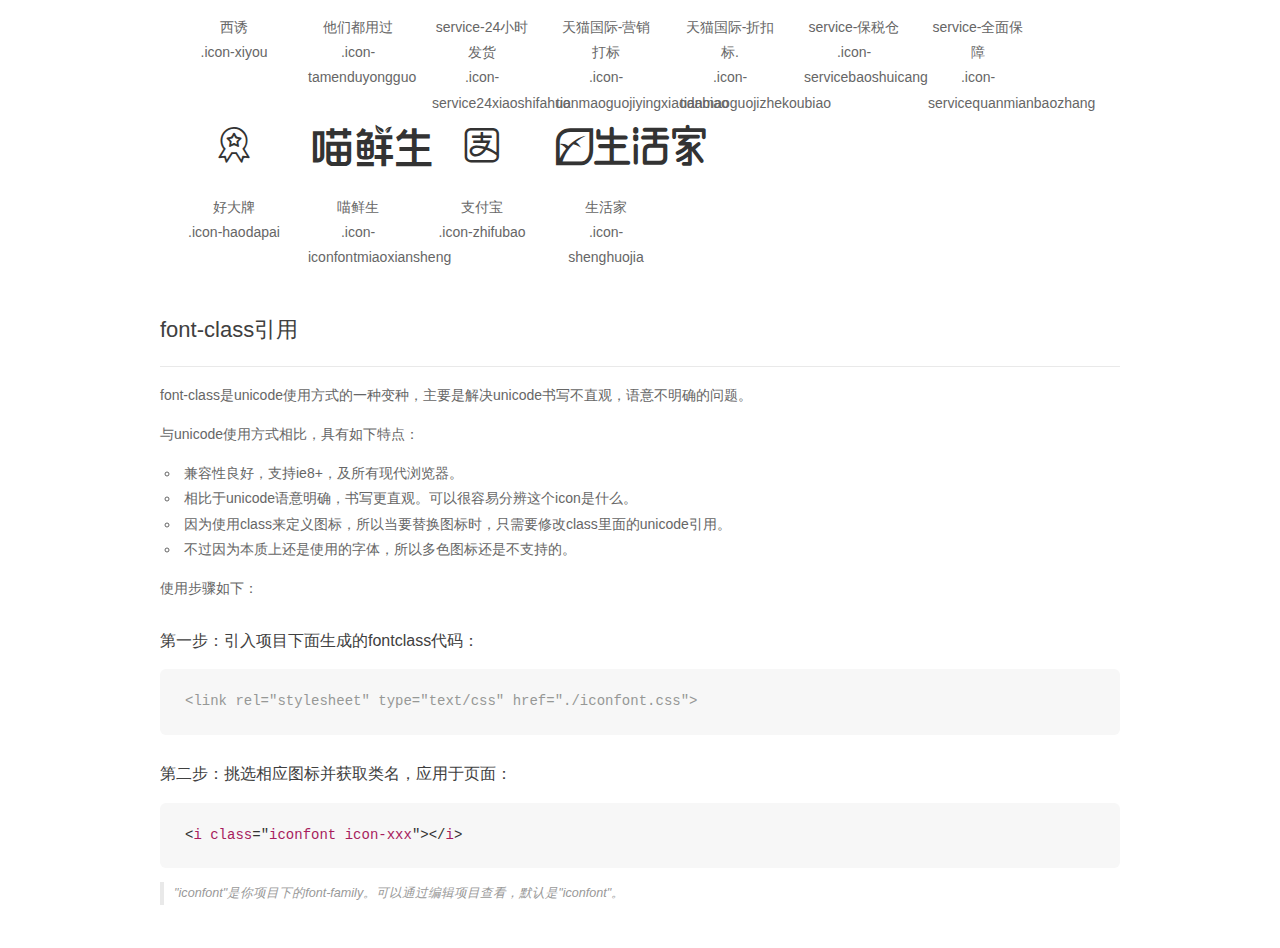
<file: iconfont1/demo_fontclass.html>
<!DOCTYPE html>
<html>
<head>
    <meta charset="utf-8"/>
    <title>IconFont</title>
    <link rel="stylesheet" href="demo.css">
    <link rel="stylesheet" href="iconfont.css">
</head>
<body>
    <div class="main markdown">
        <h1>IconFont 图标</h1>
        <ul class="icon_lists clear">
            
                <li>
                <i class="icon iconfont icon-tuihuobaozhang"></i>
                    <div class="name">退货保障</div>
                    <div class="fontclass">.icon-tuihuobaozhang</div>
                </li>
            
                <li>
                <i class="icon iconfont icon-huodongyouxian"></i>
                    <div class="name">活动优先</div>
                    <div class="fontclass">.icon-huodongyouxian</div>
                </li>
            
                <li>
                <i class="icon iconfont icon-tianmaopaidui"></i>
                    <div class="name">天猫派对</div>
                    <div class="fontclass">.icon-tianmaopaidui</div>
                </li>
            
                <li>
                <i class="icon iconfont icon-shengriliwu"></i>
                    <div class="name">生日礼物</div>
                    <div class="fontclass">.icon-shengriliwu</div>
                </li>
            
                <li>
                <i class="icon iconfont icon-jisutuikuan"></i>
                    <div class="name">急速退款</div>
                    <div class="fontclass">.icon-jisutuikuan</div>
                </li>
            
                <li>
                <i class="icon iconfont icon-kefuyouxian"></i>
                    <div class="name">客服优先</div>
                    <div class="fontclass">.icon-kefuyouxian</div>
                </li>
            
                <li>
                <i class="icon iconfont icon-chaozhijifen"></i>
                    <div class="name">超值积分</div>
                    <div class="fontclass">.icon-chaozhijifen</div>
                </li>
            
                <li>
                <i class="icon iconfont icon-tianmaohaoquan"></i>
                    <div class="name">天猫好券</div>
                    <div class="fontclass">.icon-tianmaohaoquan</div>
                </li>
            
                <li>
                <i class="icon iconfont icon-liebiao"></i>
                    <div class="name">列表</div>
                    <div class="fontclass">.icon-liebiao</div>
                </li>
            
                <li>
                <i class="icon iconfont icon-chongzhi"></i>
                    <div class="name">充值</div>
                    <div class="fontclass">.icon-chongzhi</div>
                </li>
            
                <li>
                <i class="icon iconfont icon-leqi"></i>
                    <div class="name">乐器</div>
                    <div class="fontclass">.icon-leqi</div>
                </li>
            
                <li>
                <i class="icon iconfont icon-bingxiang"></i>
                    <div class="name">冰箱</div>
                    <div class="fontclass">.icon-bingxiang</div>
                </li>
            
                <li>
                <i class="icon iconfont icon-kafei"></i>
                    <div class="name">咖啡</div>
                    <div class="fontclass">.icon-kafei</div>
                </li>
            
                <li>
                <i class="icon iconfont icon-yaopin"></i>
                    <div class="name">药品</div>
                    <div class="fontclass">.icon-yaopin</div>
                </li>
            
                <li>
                <i class="icon iconfont icon-hanbao"></i>
                    <div class="name">汉堡</div>
                    <div class="fontclass">.icon-hanbao</div>
                </li>
            
                <li>
                <i class="icon iconfont icon-kouhong"></i>
                    <div class="name">口红</div>
                    <div class="fontclass">.icon-kouhong</div>
                </li>
            
                <li>
                <i class="icon iconfont icon-bangqiu"></i>
                    <div class="name">棒球</div>
                    <div class="fontclass">.icon-bangqiu</div>
                </li>
            
                <li>
                <i class="icon iconfont icon-Txu"></i>
                    <div class="name">T恤</div>
                    <div class="fontclass">.icon-Txu</div>
                </li>
            
                <li>
                <i class="icon iconfont icon-nvbao"></i>
                    <div class="name">女包</div>
                    <div class="fontclass">.icon-nvbao</div>
                </li>
            
                <li>
                <i class="icon iconfont icon-shafa"></i>
                    <div class="name">沙发</div>
                    <div class="fontclass">.icon-shafa</div>
                </li>
            
                <li>
                <i class="icon iconfont icon-naiping"></i>
                    <div class="name">奶瓶</div>
                    <div class="fontclass">.icon-naiping</div>
                </li>
            
                <li>
                <i class="icon iconfont icon-tushu"></i>
                    <div class="name">图书</div>
                    <div class="fontclass">.icon-tushu</div>
                </li>
            
                <li>
                <i class="icon iconfont icon-shouji"></i>
                    <div class="name">手机</div>
                    <div class="fontclass">.icon-shouji</div>
                </li>
            
                <li>
                <i class="icon iconfont icon-xiai"></i>
                    <div class="name">喜爱</div>
                    <div class="fontclass">.icon-xiai</div>
                </li>
            
                <li>
                <i class="icon iconfont icon-liebiao1"></i>
                    <div class="name">列表</div>
                    <div class="fontclass">.icon-liebiao1</div>
                </li>
            
                <li>
                <i class="icon iconfont icon-gouwucheman"></i>
                    <div class="name">购物车满</div>
                    <div class="fontclass">.icon-gouwucheman</div>
                </li>
            
                <li>
                <i class="icon iconfont icon-huangguan"></i>
                    <div class="name">皇冠</div>
                    <div class="fontclass">.icon-huangguan</div>
                </li>
            
                <li>
                <i class="icon iconfont icon-chuzu"></i>
                    <div class="name">出租</div>
                    <div class="fontclass">.icon-chuzu</div>
                </li>
            
                <li>
                <i class="icon iconfont icon-zuanshi"></i>
                    <div class="name">钻石</div>
                    <div class="fontclass">.icon-zuanshi</div>
                </li>
            
                <li>
                <i class="icon iconfont icon-xiexiangbao"></i>
                    <div class="name">鞋\箱包</div>
                    <div class="fontclass">.icon-xiexiangbao</div>
                </li>
            
                <li>
                <i class="icon iconfont icon-jingxuanshichang"></i>
                    <div class="name">精选市场</div>
                    <div class="fontclass">.icon-jingxuanshichang</div>
                </li>
            
                <li>
                <i class="icon iconfont icon-zhubaoshipin"></i>
                    <div class="name">珠宝饰品</div>
                    <div class="fontclass">.icon-zhubaoshipin</div>
                </li>
            
                <li>
                <i class="icon iconfont icon-jiajujiancai"></i>
                    <div class="name">家具建材</div>
                    <div class="fontclass">.icon-jiajujiancai</div>
                </li>
            
                <li>
                <i class="icon iconfont icon-jiayongdianqi"></i>
                    <div class="name">家用电器</div>
                    <div class="fontclass">.icon-jiayongdianqi</div>
                </li>
            
                <li>
                <i class="icon iconfont icon-shipin"></i>
                    <div class="name">食品</div>
                    <div class="fontclass">.icon-shipin</div>
                </li>
            
                <li>
                <i class="icon iconfont icon-muyingwanju"></i>
                    <div class="name">母婴玩具</div>
                    <div class="fontclass">.icon-muyingwanju</div>
                </li>
            
                <li>
                <i class="icon iconfont icon-shumashouji"></i>
                    <div class="name">数码手机</div>
                    <div class="fontclass">.icon-shumashouji</div>
                </li>
            
                <li>
                <i class="icon iconfont icon-xiebao"></i>
                    <div class="name">鞋/包</div>
                    <div class="fontclass">.icon-xiebao</div>
                </li>
            
                <li>
                <i class="icon iconfont icon-nvzhuangneiyi"></i>
                    <div class="name">女装内衣</div>
                    <div class="fontclass">.icon-nvzhuangneiyi</div>
                </li>
            
                <li>
                <i class="icon iconfont icon-huwaiyundong"></i>
                    <div class="name">户外运动</div>
                    <div class="fontclass">.icon-huwaiyundong</div>
                </li>
            
                <li>
                <i class="icon iconfont icon-huazhuangpin"></i>
                    <div class="name">化妆品</div>
                    <div class="fontclass">.icon-huazhuangpin</div>
                </li>
            
                <li>
                <i class="icon iconfont icon-qichepeijian"></i>
                    <div class="name">汽车配件</div>
                    <div class="fontclass">.icon-qichepeijian</div>
                </li>
            
                <li>
                <i class="icon iconfont icon-jiafangjiashi"></i>
                    <div class="name">家纺家饰</div>
                    <div class="fontclass">.icon-jiafangjiashi</div>
                </li>
            
                <li>
                <i class="icon iconfont icon-jujia"></i>
                    <div class="name">居家</div>
                    <div class="fontclass">.icon-jujia</div>
                </li>
            
                <li>
                <i class="icon iconfont icon-yiyaobaojian"></i>
                    <div class="name">医药保健</div>
                    <div class="fontclass">.icon-yiyaobaojian</div>
                </li>
            
                <li>
                <i class="icon iconfont icon-tushuyinxiang"></i>
                    <div class="name">图书音像</div>
                    <div class="fontclass">.icon-tushuyinxiang</div>
                </li>
            
                <li>
                <i class="icon iconfont icon-tianmaoxingxiang1"></i>
                    <div class="name">天猫形象1</div>
                    <div class="fontclass">.icon-tianmaoxingxiang1</div>
                </li>
            
                <li>
                <i class="icon iconfont icon-tianmaoxingxiang2"></i>
                    <div class="name">天猫形象2</div>
                    <div class="fontclass">.icon-tianmaoxingxiang2</div>
                </li>
            
                <li>
                <i class="icon iconfont icon-qiehuanqiyou"></i>
                    <div class="name">切换器右</div>
                    <div class="fontclass">.icon-qiehuanqiyou</div>
                </li>
            
                <li>
                <i class="icon iconfont icon-qiehuanqizuo"></i>
                    <div class="name">切换器左</div>
                    <div class="fontclass">.icon-qiehuanqizuo</div>
                </li>
            
                <li>
                <i class="icon iconfont icon-tesefuwu"></i>
                    <div class="name">特色服务</div>
                    <div class="fontclass">.icon-tesefuwu</div>
                </li>
            
                <li>
                <i class="icon iconfont icon-qitianwuliyoutuihuanhuo"></i>
                    <div class="name">七天无理由退换货</div>
                    <div class="fontclass">.icon-qitianwuliyoutuihuanhuo</div>
                </li>
            
                <li>
                <i class="icon iconfont icon-zhengpinbaozhang"></i>
                    <div class="name">正品保障</div>
                    <div class="fontclass">.icon-zhengpinbaozhang</div>
                </li>
            
                <li>
                <i class="icon iconfont icon-bangzhuzhongxin"></i>
                    <div class="name">帮助中心</div>
                    <div class="fontclass">.icon-bangzhuzhongxin</div>
                </li>
            
                <li>
                <i class="icon iconfont icon-shuru"></i>
                    <div class="name">输入</div>
                    <div class="fontclass">.icon-shuru</div>
                </li>
            
                <li>
                <i class="icon iconfont icon-qiehuanqishang"></i>
                    <div class="name">切换器（上）</div>
                    <div class="fontclass">.icon-qiehuanqishang</div>
                </li>
            
                <li>
                <i class="icon iconfont icon-nanzhuang"></i>
                    <div class="name">男装</div>
                    <div class="fontclass">.icon-nanzhuang</div>
                </li>
            
                <li>
                <i class="icon iconfont icon-xie"></i>
                    <div class="name">鞋</div>
                    <div class="fontclass">.icon-xie</div>
                </li>
            
                <li>
                <i class="icon iconfont icon-jiafang"></i>
                    <div class="name">家纺</div>
                    <div class="fontclass">.icon-jiafang</div>
                </li>
            
                <li>
                <i class="icon iconfont icon-diqufucengdanchujinggao"></i>
                    <div class="name">地区浮层弹出警告</div>
                    <div class="fontclass">.icon-diqufucengdanchujinggao</div>
                </li>
            
                <li>
                <i class="icon iconfont icon-diqufucengjinruliangfantuananniu"></i>
                    <div class="name">地区浮层进入梁饭团按钮</div>
                    <div class="fontclass">.icon-diqufucengjinruliangfantuananniu</div>
                </li>
            
                <li>
                <i class="icon iconfont icon-diquxialajiantou"></i>
                    <div class="name">地区下拉箭头</div>
                    <div class="fontclass">.icon-diquxialajiantou</div>
                </li>
            
                <li>
                <i class="icon iconfont icon-diantifanhuidingbu"></i>
                    <div class="name">电梯返回顶部</div>
                    <div class="fontclass">.icon-diantifanhuidingbu</div>
                </li>
            
                <li>
                <i class="icon iconfont icon-diantileimu"></i>
                    <div class="name">电梯类目</div>
                    <div class="fontclass">.icon-diantileimu</div>
                </li>
            
                <li>
                <i class="icon iconfont icon-diantilianxikefuxiangyou"></i>
                    <div class="name">电梯联系客服向右</div>
                    <div class="fontclass">.icon-diantilianxikefuxiangyou</div>
                </li>
            
                <li>
                <i class="icon iconfont icon-gouwuche"></i>
                    <div class="name">购物车</div>
                    <div class="fontclass">.icon-gouwuche</div>
                </li>
            
                <li>
                <i class="icon iconfont icon-huiliuqujiage"></i>
                    <div class="name">回流区价格</div>
                    <div class="fontclass">.icon-huiliuqujiage</div>
                </li>
            
                <li>
                <i class="icon iconfont icon-huiliuquhuodong"></i>
                    <div class="name">回流区活动</div>
                    <div class="fontclass">.icon-huiliuquhuodong</div>
                </li>
            
                <li>
                <i class="icon iconfont icon-huiliuquriyongbaihuo"></i>
                    <div class="name">回流区日用百货</div>
                    <div class="fontclass">.icon-huiliuquriyongbaihuo</div>
                </li>
            
                <li>
                <i class="icon iconfont icon-huiliuqujinkoushipin"></i>
                    <div class="name">回流区进口食品</div>
                    <div class="fontclass">.icon-huiliuqujinkoushipin</div>
                </li>
            
                <li>
                <i class="icon iconfont icon-huiliuqushipin"></i>
                    <div class="name">回流区食品</div>
                    <div class="fontclass">.icon-huiliuqushipin</div>
                </li>
            
                <li>
                <i class="icon iconfont icon-jiantoucu"></i>
                    <div class="name">箭头粗</div>
                    <div class="fontclass">.icon-jiantoucu</div>
                </li>
            
                <li>
                <i class="icon iconfont icon-jiantouxi"></i>
                    <div class="name">箭头细</div>
                    <div class="fontclass">.icon-jiantouxi</div>
                </li>
            
                <li>
                <i class="icon iconfont icon-1zhanshigouwu"></i>
                    <div class="name">1站式购物</div>
                    <div class="fontclass">.icon-1zhanshigouwu</div>
                </li>
            
                <li>
                <i class="icon iconfont icon-chongshuidian"></i>
                    <div class="name">充水电</div>
                    <div class="fontclass">.icon-chongshuidian</div>
                </li>
            
                <li>
                <i class="icon iconfont icon-jiajuyongpin"></i>
                    <div class="name">家居用品</div>
                    <div class="fontclass">.icon-jiajuyongpin</div>
                </li>
            
                <li>
                <i class="icon iconfont icon-jiatingqingji"></i>
                    <div class="name">家庭清洁</div>
                    <div class="fontclass">.icon-jiatingqingji</div>
                </li>
            
                <li>
                <i class="icon iconfont icon-jinkoushangpin"></i>
                    <div class="name">进口商品</div>
                    <div class="fontclass">.icon-jinkoushangpin</div>
                </li>
            
                <li>
                <i class="icon iconfont icon-liangyoufushi"></i>
                    <div class="name">粮油副食</div>
                    <div class="fontclass">.icon-liangyoufushi</div>
                </li>
            
                <li>
                <i class="icon iconfont icon-meirongxihu"></i>
                    <div class="name">美容洗护</div>
                    <div class="fontclass">.icon-meirongxihu</div>
                </li>
            
                <li>
                <i class="icon iconfont icon-muyingchanpin"></i>
                    <div class="name">母婴产品</div>
                    <div class="fontclass">.icon-muyingchanpin</div>
                </li>
            
                <li>
                <i class="icon iconfont icon-shengxianshuiguo"></i>
                    <div class="name">生鲜水果</div>
                    <div class="fontclass">.icon-shengxianshuiguo</div>
                </li>
            
                <li>
                <i class="icon iconfont icon-shipinyinliao"></i>
                    <div class="name">食品饮料</div>
                    <div class="fontclass">.icon-shipinyinliao</div>
                </li>
            
                <li>
                <i class="icon iconfont icon-man88yuanbaoyou"></i>
                    <div class="name">满88元包邮</div>
                    <div class="fontclass">.icon-man88yuanbaoyou</div>
                </li>
            
                <li>
                <i class="icon iconfont icon-wodezichan"></i>
                    <div class="name">我的资产</div>
                    <div class="fontclass">.icon-wodezichan</div>
                </li>
            
                <li>
                <i class="icon iconfont icon-kanguo"></i>
                    <div class="name">看过</div>
                    <div class="fontclass">.icon-kanguo</div>
                </li>
            
                <li>
                <i class="icon iconfont icon-gouwurili"></i>
                    <div class="name">购物日历</div>
                    <div class="fontclass">.icon-gouwurili</div>
                </li>
            
                <li>
                <i class="icon iconfont icon-woguanzhudepinpai"></i>
                    <div class="name">我关注的品牌</div>
                    <div class="fontclass">.icon-woguanzhudepinpai</div>
                </li>
            
                <li>
                <i class="icon iconfont icon-wo"></i>
                    <div class="name">我</div>
                    <div class="fontclass">.icon-wo</div>
                </li>
            
                <li>
                <i class="icon iconfont icon-zhibojian"></i>
                    <div class="name">直播间</div>
                    <div class="fontclass">.icon-zhibojian</div>
                </li>
            
                <li>
                <i class="icon iconfont icon-tian"></i>
                    <div class="name">天</div>
                    <div class="fontclass">.icon-tian</div>
                </li>
            
                <li>
                <i class="icon iconfont icon-mao"></i>
                    <div class="name">猫</div>
                    <div class="fontclass">.icon-mao</div>
                </li>
            
                <li>
                <i class="icon iconfont icon-pai"></i>
                    <div class="name">牌</div>
                    <div class="fontclass">.icon-pai</div>
                </li>
            
                <li>
                <i class="icon iconfont icon-pin"></i>
                    <div class="name">品</div>
                    <div class="fontclass">.icon-pin</div>
                </li>
            
                <li>
                <i class="icon iconfont icon-wo1"></i>
                    <div class="name">我</div>
                    <div class="fontclass">.icon-wo1</div>
                </li>
            
                <li>
                <i class="icon iconfont icon-de"></i>
                    <div class="name">的</div>
                    <div class="fontclass">.icon-de</div>
                </li>
            
                <li>
                <i class="icon iconfont icon-zhu"></i>
                    <div class="name">主</div>
                    <div class="fontclass">.icon-zhu</div>
                </li>
            
                <li>
                <i class="icon iconfont icon-yi"></i>
                    <div class="name">衣</div>
                    <div class="fontclass">.icon-yi</div>
                </li>
            
                <li>
                <i class="icon iconfont icon-nei"></i>
                    <div class="name">内</div>
                    <div class="fontclass">.icon-nei</div>
                </li>
            
                <li>
                <i class="icon iconfont icon-zhuang"></i>
                    <div class="name">装</div>
                    <div class="fontclass">.icon-zhuang</div>
                </li>
            
                <li>
                <i class="icon iconfont icon-nv"></i>
                    <div class="name">女</div>
                    <div class="fontclass">.icon-nv</div>
                </li>
            
                <li>
                <i class="icon iconfont icon-gou"></i>
                    <div class="name">购</div>
                    <div class="fontclass">.icon-gou</div>
                </li>
            
                <li>
                <i class="icon iconfont icon-wai"></i>
                    <div class="name">外</div>
                    <div class="fontclass">.icon-wai</div>
                </li>
            
                <li>
                <i class="icon iconfont icon-hu"></i>
                    <div class="name">户</div>
                    <div class="fontclass">.icon-hu</div>
                </li>
            
                <li>
                <i class="icon iconfont icon-dong"></i>
                    <div class="name">动</div>
                    <div class="fontclass">.icon-dong</div>
                </li>
            
                <li>
                <i class="icon iconfont icon-yun"></i>
                    <div class="name">运</div>
                    <div class="fontclass">.icon-yun</div>
                </li>
            
                <li>
                <i class="icon iconfont icon-bao"></i>
                    <div class="name">包</div>
                    <div class="fontclass">.icon-bao</div>
                </li>
            
                <li>
                <i class="icon iconfont icon-xie1"></i>
                    <div class="name">鞋</div>
                    <div class="fontclass">.icon-xie1</div>
                </li>
            
                <li>
                <i class="icon iconfont icon-nan"></i>
                    <div class="name">男</div>
                    <div class="fontclass">.icon-nan</div>
                </li>
            
                <li>
                <i class="icon iconfont icon-mei"></i>
                    <div class="name">美</div>
                    <div class="fontclass">.icon-mei</div>
                </li>
            
                <li>
                <i class="icon iconfont icon-qi"></i>
                    <div class="name">器</div>
                    <div class="fontclass">.icon-qi</div>
                </li>
            
                <li>
                <i class="icon iconfont icon-dian"></i>
                    <div class="name">电</div>
                    <div class="fontclass">.icon-dian</div>
                </li>
            
                <li>
                <i class="icon iconfont icon-yong"></i>
                    <div class="name">用</div>
                    <div class="fontclass">.icon-yong</div>
                </li>
            
                <li>
                <i class="icon iconfont icon-jia"></i>
                    <div class="name">家</div>
                    <div class="fontclass">.icon-jia</div>
                </li>
            
                <li>
                <i class="icon iconfont icon-ma"></i>
                    <div class="name">码</div>
                    <div class="fontclass">.icon-ma</div>
                </li>
            
                <li>
                <i class="icon iconfont icon-shu"></i>
                    <div class="name">数</div>
                    <div class="fontclass">.icon-shu</div>
                </li>
            
                <li>
                <i class="icon iconfont icon-ji"></i>
                    <div class="name">机</div>
                    <div class="fontclass">.icon-ji</div>
                </li>
            
                <li>
                <i class="icon iconfont icon-shou"></i>
                    <div class="name">手</div>
                    <div class="fontclass">.icon-shou</div>
                </li>
            
                <li>
                <i class="icon iconfont icon-shi"></i>
                    <div class="name">市</div>
                    <div class="fontclass">.icon-shi</div>
                </li>
            
                <li>
                <i class="icon iconfont icon-chao"></i>
                    <div class="name">超</div>
                    <div class="fontclass">.icon-chao</div>
                </li>
            
                <li>
                <i class="icon iconfont icon-fang"></i>
                    <div class="name">纺</div>
                    <div class="fontclass">.icon-fang</div>
                </li>
            
                <li>
                <i class="icon iconfont icon-shu1"></i>
                    <div class="name">书</div>
                    <div class="fontclass">.icon-shu1</div>
                </li>
            
                <li>
                <i class="icon iconfont icon-tu"></i>
                    <div class="name">图</div>
                    <div class="fontclass">.icon-tu</div>
                </li>
            
                <li>
                <i class="icon iconfont icon-shi1"></i>
                    <div class="name">食</div>
                    <div class="fontclass">.icon-shi1</div>
                </li>
            
                <li>
                <i class="icon iconfont icon-ying"></i>
                    <div class="name">婴</div>
                    <div class="fontclass">.icon-ying</div>
                </li>
            
                <li>
                <i class="icon iconfont icon-mu"></i>
                    <div class="name">母</div>
                    <div class="fontclass">.icon-mu</div>
                </li>
            
                <li>
                <i class="icon iconfont icon-hua"></i>
                    <div class="name">花</div>
                    <div class="fontclass">.icon-hua</div>
                </li>
            
                <li>
                <i class="icon iconfont icon-xian"></i>
                    <div class="name">鲜</div>
                    <div class="fontclass">.icon-xian</div>
                </li>
            
                <li>
                <i class="icon iconfont icon-cheng"></i>
                    <div class="name">城</div>
                    <div class="fontclass">.icon-cheng</div>
                </li>
            
                <li>
                <i class="icon iconfont icon-yao"></i>
                    <div class="name">药</div>
                    <div class="fontclass">.icon-yao</div>
                </li>
            
                <li>
                <i class="icon iconfont icon-xiangzi"></i>
                    <div class="name">箱子</div>
                    <div class="fontclass">.icon-xiangzi</div>
                </li>
            
                <li>
                <i class="icon iconfont icon-ti"></i>
                    <div class="name">题</div>
                    <div class="fontclass">.icon-ti</div>
                </li>
            
                <li>
                <i class="icon iconfont icon-zhuang1"></i>
                    <div class="name">妆</div>
                    <div class="fontclass">.icon-zhuang1</div>
                </li>
            
                <li>
                <i class="icon iconfont icon-0"></i>
                    <div class="name">0</div>
                    <div class="fontclass">.icon-0</div>
                </li>
            
                <li>
                <i class="icon iconfont icon-9"></i>
                    <div class="name">9</div>
                    <div class="fontclass">.icon-9</div>
                </li>
            
                <li>
                <i class="icon iconfont icon-8"></i>
                    <div class="name">8</div>
                    <div class="fontclass">.icon-8</div>
                </li>
            
                <li>
                <i class="icon iconfont icon-7"></i>
                    <div class="name">7</div>
                    <div class="fontclass">.icon-7</div>
                </li>
            
                <li>
                <i class="icon iconfont icon-6"></i>
                    <div class="name">6</div>
                    <div class="fontclass">.icon-6</div>
                </li>
            
                <li>
                <i class="icon iconfont icon-5"></i>
                    <div class="name">5</div>
                    <div class="fontclass">.icon-5</div>
                </li>
            
                <li>
                <i class="icon iconfont icon-4"></i>
                    <div class="name">4</div>
                    <div class="fontclass">.icon-4</div>
                </li>
            
                <li>
                <i class="icon iconfont icon-3"></i>
                    <div class="name">3</div>
                    <div class="fontclass">.icon-3</div>
                </li>
            
                <li>
                <i class="icon iconfont icon-2"></i>
                    <div class="name">2</div>
                    <div class="fontclass">.icon-2</div>
                </li>
            
                <li>
                <i class="icon iconfont icon-1"></i>
                    <div class="name">1</div>
                    <div class="fontclass">.icon-1</div>
                </li>
            
                <li>
                <i class="icon iconfont icon-F"></i>
                    <div class="name">F</div>
                    <div class="fontclass">.icon-F</div>
                </li>
            
                <li>
                <i class="icon iconfont icon-pinpai"></i>
                    <div class="name">品牌</div>
                    <div class="fontclass">.icon-pinpai</div>
                </li>
            
                <li>
                <i class="icon iconfont icon-tianmaochaoshigouwuche"></i>
                    <div class="name">天猫超市-购物车</div>
                    <div class="fontclass">.icon-tianmaochaoshigouwuche</div>
                </li>
            
                <li>
                <i class="icon iconfont icon-tianmaochaoshilingshi"></i>
                    <div class="name">天猫超市-零食</div>
                    <div class="fontclass">.icon-tianmaochaoshilingshi</div>
                </li>
            
                <li>
                <i class="icon iconfont icon-neiyinanzhuang"></i>
                    <div class="name">内衣（男装）</div>
                    <div class="fontclass">.icon-neiyinanzhuang</div>
                </li>
            
                <li>
                <i class="icon iconfont icon-nvxie"></i>
                    <div class="name">女鞋</div>
                    <div class="fontclass">.icon-nvxie</div>
                </li>
            
                <li>
                <i class="icon iconfont icon-yundong"></i>
                    <div class="name">运动</div>
                    <div class="fontclass">.icon-yundong</div>
                </li>
            
                <li>
                <i class="icon iconfont icon-neiyi"></i>
                    <div class="name">内衣</div>
                    <div class="fontclass">.icon-neiyi</div>
                </li>
            
                <li>
                <i class="icon iconfont icon-chaoshi"></i>
                    <div class="name">超市</div>
                    <div class="fontclass">.icon-chaoshi</div>
                </li>
            
                <li>
                <i class="icon iconfont icon-huwai"></i>
                    <div class="name">户外</div>
                    <div class="fontclass">.icon-huwai</div>
                </li>
            
                <li>
                <i class="icon iconfont icon-huanyipi"></i>
                    <div class="name">换一批</div>
                    <div class="fontclass">.icon-huanyipi</div>
                </li>
            
                <li>
                <i class="icon iconfont icon-xiaojiantou"></i>
                    <div class="name">小箭头</div>
                    <div class="fontclass">.icon-xiaojiantou</div>
                </li>
            
                <li>
                <i class="icon iconfont icon-jia1"></i>
                    <div class="name">加</div>
                    <div class="fontclass">.icon-jia1</div>
                </li>
            
                <li>
                <i class="icon iconfont icon-yiguanzhu"></i>
                    <div class="name">已关注</div>
                    <div class="fontclass">.icon-yiguanzhu</div>
                </li>
            
                <li>
                <i class="icon iconfont icon-weiguanzhu"></i>
                    <div class="name">未关注</div>
                    <div class="fontclass">.icon-weiguanzhu</div>
                </li>
            
                <li>
                <i class="icon iconfont icon-miaoxiansheng"></i>
                    <div class="name">喵鲜生</div>
                    <div class="fontclass">.icon-miaoxiansheng</div>
                </li>
            
                <li>
                <i class="icon iconfont icon-chilehui"></i>
                    <div class="name">吃乐会</div>
                    <div class="fontclass">.icon-chilehui</div>
                </li>
            
                <li>
                <i class="icon iconfont icon-xianshihoumai"></i>
                    <div class="name">先试后买</div>
                    <div class="fontclass">.icon-xianshihoumai</div>
                </li>
            
                <li>
                <i class="icon iconfont icon-gonggao"></i>
                    <div class="name">天猫提示-公告</div>
                    <div class="fontclass">.icon-gonggao</div>
                </li>
            
                <li>
                <i class="icon iconfont icon-tishi"></i>
                    <div class="name">天猫提示-提示</div>
                    <div class="fontclass">.icon-tishi</div>
                </li>
            
                <li>
                <i class="icon iconfont icon-tixing"></i>
                    <div class="name">天猫提示-提醒</div>
                    <div class="fontclass">.icon-tixing</div>
                </li>
            
                <li>
                <i class="icon iconfont icon-yiwen"></i>
                    <div class="name">天猫提示-疑问</div>
                    <div class="fontclass">.icon-yiwen</div>
                </li>
            
                <li>
                <i class="icon iconfont icon-chucuo"></i>
                    <div class="name">天猫提示-出错</div>
                    <div class="fontclass">.icon-chucuo</div>
                </li>
            
                <li>
                <i class="icon iconfont icon-jingshi"></i>
                    <div class="name">天猫提示-警示</div>
                    <div class="fontclass">.icon-jingshi</div>
                </li>
            
                <li>
                <i class="icon iconfont icon-zhengque"></i>
                    <div class="name">天猫提示-正确</div>
                    <div class="fontclass">.icon-zhengque</div>
                </li>
            
                <li>
                <i class="icon iconfont icon-pinpaizhuanxiang"></i>
                    <div class="name">品牌专享</div>
                    <div class="fontclass">.icon-pinpaizhuanxiang</div>
                </li>
            
                <li>
                <i class="icon iconfont icon-fenqigou"></i>
                    <div class="name">分期购</div>
                    <div class="fontclass">.icon-fenqigou</div>
                </li>
            
                <li>
                <i class="icon iconfont icon-gouwuche2"></i>
                    <div class="name">天猫购物车 </div>
                    <div class="fontclass">.icon-gouwuche2</div>
                </li>
            
                <li>
                <i class="icon iconfont icon-gonggao1"></i>
                    <div class="name">天猫公告</div>
                    <div class="fontclass">.icon-gonggao1</div>
                </li>
            
                <li>
                <i class="icon iconfont icon-tianmaojisutuikuan"></i>
                    <div class="name">天猫-极速退款</div>
                    <div class="fontclass">.icon-tianmaojisutuikuan</div>
                </li>
            
                <li>
                <i class="icon iconfont icon-tianmaopeisonganzhuang"></i>
                    <div class="name">天猫-配送安装</div>
                    <div class="fontclass">.icon-tianmaopeisonganzhuang</div>
                </li>
            
                <li>
                <i class="icon iconfont icon-tianmaoqitiantuihuo"></i>
                    <div class="name">天猫-七天退货</div>
                    <div class="fontclass">.icon-tianmaoqitiantuihuo</div>
                </li>
            
                <li>
                <i class="icon iconfont icon-tianmaoquanguolianbao"></i>
                    <div class="name">天猫-全国联保</div>
                    <div class="fontclass">.icon-tianmaoquanguolianbao</div>
                </li>
            
                <li>
                <i class="icon iconfont icon-tianmaoshangmentuihuo"></i>
                    <div class="name">天猫-上门退货</div>
                    <div class="fontclass">.icon-tianmaoshangmentuihuo</div>
                </li>
            
                <li>
                <i class="icon iconfont icon-tianmaotigongfapiao"></i>
                    <div class="name">天猫-提供发票</div>
                    <div class="fontclass">.icon-tianmaotigongfapiao</div>
                </li>
            
                <li>
                <i class="icon iconfont icon-tianmaotuihuobaozhangqia"></i>
                    <div class="name">天猫-退货保障卡</div>
                    <div class="fontclass">.icon-tianmaotuihuobaozhangqia</div>
                </li>
            
                <li>
                <i class="icon iconfont icon-tianmaozengyunfeixian"></i>
                    <div class="name">天猫-赠运费险</div>
                    <div class="fontclass">.icon-tianmaozengyunfeixian</div>
                </li>
            
                <li>
                <i class="icon iconfont icon-tianmaozhengpinbaozhang"></i>
                    <div class="name">天猫-正品保障</div>
                    <div class="fontclass">.icon-tianmaozhengpinbaozhang</div>
                </li>
            
                <li>
                <i class="icon iconfont icon-tianmaodianbaobao"></i>
                    <div class="name">天猫-电保包</div>
                    <div class="fontclass">.icon-tianmaodianbaobao</div>
                </li>
            
                <li>
                <i class="icon iconfont icon-tianmaoshunfengbaoyou"></i>
                    <div class="name">天猫-顺丰包邮</div>
                    <div class="fontclass">.icon-tianmaoshunfengbaoyou</div>
                </li>
            
                <li>
                <i class="icon iconfont icon-tianmaowuyoutuihuanhuo"></i>
                    <div class="name">天猫-无忧退换货</div>
                    <div class="fontclass">.icon-tianmaowuyoutuihuanhuo</div>
                </li>
            
                <li>
                <i class="icon iconfont icon-tianmaoxianshihoumai"></i>
                    <div class="name">天猫-先试后买</div>
                    <div class="fontclass">.icon-tianmaoxianshihoumai</div>
                </li>
            
                <li>
                <i class="icon iconfont icon-tianmaoyanchangbaoxiu"></i>
                    <div class="name">天猫-延长保修</div>
                    <div class="fontclass">.icon-tianmaoyanchangbaoxiu</div>
                </li>
            
                <li>
                <i class="icon iconfont icon-tianmaoyoujirenzheng"></i>
                    <div class="name">天猫-有机认证</div>
                    <div class="fontclass">.icon-tianmaoyoujirenzheng</div>
                </li>
            
                <li>
                <i class="icon iconfont icon-tianmaoyuanchengfuwu"></i>
                    <div class="name">天猫-远程服务</div>
                    <div class="fontclass">.icon-tianmaoyuanchengfuwu</div>
                </li>
            
                <li>
                <i class="icon iconfont icon-tianmaosonghuoshangmen"></i>
                    <div class="name">天猫-送货上门</div>
                    <div class="fontclass">.icon-tianmaosonghuoshangmen</div>
                </li>
            
                <li>
                <i class="icon iconfont icon-tianmaoanshifahuo"></i>
                    <div class="name">天猫-按时发货</div>
                    <div class="fontclass">.icon-tianmaoanshifahuo</div>
                </li>
            
                <li>
                <i class="icon iconfont icon-tianmao123shixiao"></i>
                    <div class="name">天猫-123时效</div>
                    <div class="fontclass">.icon-tianmao123shixiao</div>
                </li>
            
                <li>
                <i class="icon iconfont icon-tianmaobaoyouqia"></i>
                    <div class="name">天猫-包邮卡</div>
                    <div class="fontclass">.icon-tianmaobaoyouqia</div>
                </li>
            
                <li>
                <i class="icon iconfont icon-tianmaociribida"></i>
                    <div class="name">天猫-次日必达</div>
                    <div class="fontclass">.icon-tianmaociribida</div>
                </li>
            
                <li>
                <i class="icon iconfont icon-tianmaohuodaofukuan"></i>
                    <div class="name">天猫-货到付款</div>
                    <div class="fontclass">.icon-tianmaohuodaofukuan</div>
                </li>
            
                <li>
                <i class="icon iconfont icon-tianmaohuopiaotongxing"></i>
                    <div class="name">天猫-货票同行</div>
                    <div class="fontclass">.icon-tianmaohuopiaotongxing</div>
                </li>
            
                <li>
                <i class="icon iconfont icon-tianmaojishiqueren"></i>
                    <div class="name">天猫-即时确认</div>
                    <div class="fontclass">.icon-tianmaojishiqueren</div>
                </li>
            
                <li>
                <i class="icon iconfont icon-tianmaoshiyongfuwu"></i>
                    <div class="name">天猫-试用服务</div>
                    <div class="fontclass">.icon-tianmaoshiyongfuwu</div>
                </li>
            
                <li>
                <i class="icon iconfont icon-tianmaomendianziti"></i>
                    <div class="name">天猫-门店自提</div>
                    <div class="fontclass">.icon-tianmaomendianziti</div>
                </li>
            
                <li>
                <i class="icon iconfont icon-tianmaoanshidaohuo"></i>
                    <div class="name">天猫-按时到货</div>
                    <div class="fontclass">.icon-tianmaoanshidaohuo</div>
                </li>
            
                <li>
                <i class="icon iconfont icon-guanzhu"></i>
                    <div class="name">关注，猫客</div>
                    <div class="fontclass">.icon-guanzhu</div>
                </li>
            
                <li>
                <i class="icon iconfont icon-fenlei"></i>
                    <div class="name">分类</div>
                    <div class="fontclass">.icon-fenlei</div>
                </li>
            
                <li>
                <i class="icon iconfont icon-saoyisao"></i>
                    <div class="name">扫一扫，猫客</div>
                    <div class="fontclass">.icon-saoyisao</div>
                </li>
            
                <li>
                <i class="icon iconfont icon-sousuo"></i>
                    <div class="name">搜索，猫客</div>
                    <div class="fontclass">.icon-sousuo</div>
                </li>
            
                <li>
                <i class="icon iconfont icon-chanpincanshu"></i>
                    <div class="name">产品参数</div>
                    <div class="fontclass">.icon-chanpincanshu</div>
                </li>
            
                <li>
                <i class="icon iconfont icon-chiping"></i>
                    <div class="name">持平</div>
                    <div class="fontclass">.icon-chiping</div>
                </li>
            
                <li>
                <i class="icon iconfont icon-diyu"></i>
                    <div class="name">低于</div>
                    <div class="fontclass">.icon-diyu</div>
                </li>
            
                <li>
                <i class="icon iconfont icon-fenxiang"></i>
                    <div class="name">分享</div>
                    <div class="fontclass">.icon-fenxiang</div>
                </li>
            
                <li>
                <i class="icon iconfont icon-gaoyu"></i>
                    <div class="name">高于</div>
                    <div class="fontclass">.icon-gaoyu</div>
                </li>
            
                <li>
                <i class="icon iconfont icon-goumai"></i>
                    <div class="name">购买</div>
                    <div class="fontclass">.icon-goumai</div>
                </li>
            
                <li>
                <i class="icon iconfont icon-zhanweitu"></i>
                    <div class="name">占位图</div>
                    <div class="fontclass">.icon-zhanweitu</div>
                </li>
            
                <li>
                <i class="icon iconfont icon-fenlei1"></i>
                    <div class="name">分类</div>
                    <div class="fontclass">.icon-fenlei1</div>
                </li>
            
                <li>
                <i class="icon iconfont icon-sousuo1"></i>
                    <div class="name">搜索</div>
                    <div class="fontclass">.icon-sousuo1</div>
                </li>
            
                <li>
                <i class="icon iconfont icon-baocundaozhuomian"></i>
                    <div class="name">保存到桌面</div>
                    <div class="fontclass">.icon-baocundaozhuomian</div>
                </li>
            
                <li>
                <i class="icon iconfont icon-guanzhudianpu"></i>
                    <div class="name">关注店铺</div>
                    <div class="fontclass">.icon-guanzhudianpu</div>
                </li>
            
                <li>
                <i class="icon iconfont icon-yiguanzhu1"></i>
                    <div class="name">已关注</div>
                    <div class="fontclass">.icon-yiguanzhu1</div>
                </li>
            
                <li>
                <i class="icon iconfont icon-dianpu"></i>
                    <div class="name">店铺</div>
                    <div class="fontclass">.icon-dianpu</div>
                </li>
            
                <li>
                <i class="icon iconfont icon-guanzhuxuanzhong"></i>
                    <div class="name">关注-选中</div>
                    <div class="fontclass">.icon-guanzhuxuanzhong</div>
                </li>
            
                <li>
                <i class="icon iconfont icon-guanzhu1"></i>
                    <div class="name">关注</div>
                    <div class="fontclass">.icon-guanzhu1</div>
                </li>
            
                <li>
                <i class="icon iconfont icon-huiyuanqia"></i>
                    <div class="name">会员卡</div>
                    <div class="fontclass">.icon-huiyuanqia</div>
                </li>
            
                <li>
                <i class="icon iconfont icon-wo2"></i>
                    <div class="name">我</div>
                    <div class="fontclass">.icon-wo2</div>
                </li>
            
                <li>
                <i class="icon iconfont icon-youhuiquan"></i>
                    <div class="name">优惠券</div>
                    <div class="fontclass">.icon-youhuiquan</div>
                </li>
            
                <li>
                <i class="icon iconfont icon-biaoqing"></i>
                    <div class="name">表情</div>
                    <div class="fontclass">.icon-biaoqing</div>
                </li>
            
                <li>
                <i class="icon iconfont icon-gongnengjianyi"></i>
                    <div class="name">功能建议</div>
                    <div class="fontclass">.icon-gongnengjianyi</div>
                </li>
            
                <li>
                <i class="icon iconfont icon-huanyipi1"></i>
                    <div class="name">换一批</div>
                    <div class="fontclass">.icon-huanyipi1</div>
                </li>
            
                <li>
                <i class="icon iconfont icon-shengbo"></i>
                    <div class="name">声波</div>
                    <div class="fontclass">.icon-shengbo</div>
                </li>
            
                <li>
                <i class="icon iconfont icon-shijian"></i>
                    <div class="name">时间</div>
                    <div class="fontclass">.icon-shijian</div>
                </li>
            
                <li>
                <i class="icon iconfont icon-wentifankui"></i>
                    <div class="name">问题反馈</div>
                    <div class="fontclass">.icon-wentifankui</div>
                </li>
            
                <li>
                <i class="icon iconfont icon-xinxi"></i>
                    <div class="name">信息</div>
                    <div class="fontclass">.icon-xinxi</div>
                </li>
            
                <li>
                <i class="icon iconfont icon-xiugaioryijian"></i>
                    <div class="name">修改or意见</div>
                    <div class="fontclass">.icon-xiugaioryijian</div>
                </li>
            
                <li>
                <i class="icon iconfont icon-zan"></i>
                    <div class="name">赞</div>
                    <div class="fontclass">.icon-zan</div>
                </li>
            
                <li>
                <i class="icon iconfont icon-chiping1"></i>
                    <div class="name">持平</div>
                    <div class="fontclass">.icon-chiping1</div>
                </li>
            
                <li>
                <i class="icon iconfont icon-xiajiang"></i>
                    <div class="name">下降</div>
                    <div class="fontclass">.icon-xiajiang</div>
                </li>
            
                <li>
                <i class="icon iconfont icon-jinrudianpu"></i>
                    <div class="name">进入店铺</div>
                    <div class="fontclass">.icon-jinrudianpu</div>
                </li>
            
                <li>
                <i class="icon iconfont icon-pengyouquan"></i>
                    <div class="name">朋友圈</div>
                    <div class="fontclass">.icon-pengyouquan</div>
                </li>
            
                <li>
                <i class="icon iconfont icon-xinlang"></i>
                    <div class="name">新浪</div>
                    <div class="fontclass">.icon-xinlang</div>
                </li>
            
                <li>
                <i class="icon iconfont icon-weixin"></i>
                    <div class="name">微信</div>
                    <div class="fontclass">.icon-weixin</div>
                </li>
            
                <li>
                <i class="icon iconfont icon-shangsheng"></i>
                    <div class="name">上升</div>
                    <div class="fontclass">.icon-shangsheng</div>
                </li>
            
                <li>
                <i class="icon iconfont icon-mima"></i>
                    <div class="name">密码</div>
                    <div class="fontclass">.icon-mima</div>
                </li>
            
                <li>
                <i class="icon iconfont icon-erweima"></i>
                    <div class="name">二维码</div>
                    <div class="fontclass">.icon-erweima</div>
                </li>
            
                <li>
                <i class="icon iconfont icon-lianjie"></i>
                    <div class="name">链接</div>
                    <div class="fontclass">.icon-lianjie</div>
                </li>
            
                <li>
                <i class="icon iconfont icon-dianzan"></i>
                    <div class="name">点赞</div>
                    <div class="fontclass">.icon-dianzan</div>
                </li>
            
                <li>
                <i class="icon iconfont icon-fanhui8"></i>
                    <div class="name">返回8</div>
                    <div class="fontclass">.icon-fanhui8</div>
                </li>
            
                <li>
                <i class="icon iconfont icon-fanhui7"></i>
                    <div class="name">返回7</div>
                    <div class="fontclass">.icon-fanhui7</div>
                </li>
            
                <li>
                <i class="icon iconfont icon-fanhui6"></i>
                    <div class="name">返回6</div>
                    <div class="fontclass">.icon-fanhui6</div>
                </li>
            
                <li>
                <i class="icon iconfont icon-fanhui5"></i>
                    <div class="name">返回5</div>
                    <div class="fontclass">.icon-fanhui5</div>
                </li>
            
                <li>
                <i class="icon iconfont icon-gengduo"></i>
                    <div class="name">更多</div>
                    <div class="fontclass">.icon-gengduo</div>
                </li>
            
                <li>
                <i class="icon iconfont icon-shoucangxuanzhong"></i>
                    <div class="name">收藏-选中</div>
                    <div class="fontclass">.icon-shoucangxuanzhong</div>
                </li>
            
                <li>
                <i class="icon iconfont icon-shoucang"></i>
                    <div class="name">收藏</div>
                    <div class="fontclass">.icon-shoucang</div>
                </li>
            
                <li>
                <i class="icon iconfont icon-fanhui1"></i>
                    <div class="name">返回1</div>
                    <div class="fontclass">.icon-fanhui1</div>
                </li>
            
                <li>
                <i class="icon iconfont icon-fanhui2"></i>
                    <div class="name">返回2</div>
                    <div class="fontclass">.icon-fanhui2</div>
                </li>
            
                <li>
                <i class="icon iconfont icon-fanhui3"></i>
                    <div class="name">返回3</div>
                    <div class="fontclass">.icon-fanhui3</div>
                </li>
            
                <li>
                <i class="icon iconfont icon-fanhui4"></i>
                    <div class="name">返回4</div>
                    <div class="fontclass">.icon-fanhui4</div>
                </li>
            
                <li>
                <i class="icon iconfont icon-xuanzhuan"></i>
                    <div class="name">旋转</div>
                    <div class="fontclass">.icon-xuanzhuan</div>
                </li>
            
                <li>
                <i class="icon iconfont icon-fangxiang2"></i>
                    <div class="name">方向2</div>
                    <div class="fontclass">.icon-fangxiang2</div>
                </li>
            
                <li>
                <i class="icon iconfont icon-tianmaobao"></i>
                    <div class="name">天猫宝</div>
                    <div class="fontclass">.icon-tianmaobao</div>
                </li>
            
                <li>
                <i class="icon iconfont icon-fangxiang3"></i>
                    <div class="name">方向3</div>
                    <div class="fontclass">.icon-fangxiang3</div>
                </li>
            
                <li>
                <i class="icon iconfont icon-fangxiang4"></i>
                    <div class="name">方向4</div>
                    <div class="fontclass">.icon-fangxiang4</div>
                </li>
            
                <li>
                <i class="icon iconfont icon-fandouer"></i>
                    <div class="name">范兜儿</div>
                    <div class="fontclass">.icon-fandouer</div>
                </li>
            
                <li>
                <i class="icon iconfont icon-sanjiao2"></i>
                    <div class="name">三角2</div>
                    <div class="fontclass">.icon-sanjiao2</div>
                </li>
            
                <li>
                <i class="icon iconfont icon-sanjiao1"></i>
                    <div class="name">三角1</div>
                    <div class="fontclass">.icon-sanjiao1</div>
                </li>
            
                <li>
                <i class="icon iconfont icon-sanjiao4"></i>
                    <div class="name">三角4</div>
                    <div class="fontclass">.icon-sanjiao4</div>
                </li>
            
                <li>
                <i class="icon iconfont icon-sanjiao3"></i>
                    <div class="name">三角3</div>
                    <div class="fontclass">.icon-sanjiao3</div>
                </li>
            
                <li>
                <i class="icon iconfont icon-tao"></i>
                    <div class="name">淘</div>
                    <div class="fontclass">.icon-tao</div>
                </li>
            
                <li>
                <i class="icon iconfont icon-jifen"></i>
                    <div class="name">积分</div>
                    <div class="fontclass">.icon-jifen</div>
                </li>
            
                <li>
                <i class="icon iconfont icon-ju"></i>
                    <div class="name">聚</div>
                    <div class="fontclass">.icon-ju</div>
                </li>
            
                <li>
                <i class="icon iconfont icon-mao1"></i>
                    <div class="name">猫</div>
                    <div class="fontclass">.icon-mao1</div>
                </li>
            
                <li>
                <i class="icon iconfont icon-weixuanzhongyuanquan"></i>
                    <div class="name">未选中圆圈</div>
                    <div class="fontclass">.icon-weixuanzhongyuanquan</div>
                </li>
            
                <li>
                <i class="icon iconfont icon-shanchu2"></i>
                    <div class="name">删除2</div>
                    <div class="fontclass">.icon-shanchu2</div>
                </li>
            
                <li>
                <i class="icon iconfont icon-dianhua"></i>
                    <div class="name">电话</div>
                    <div class="fontclass">.icon-dianhua</div>
                </li>
            
                <li>
                <i class="icon iconfont icon-huidaodingbu"></i>
                    <div class="name">回到顶部</div>
                    <div class="fontclass">.icon-huidaodingbu</div>
                </li>
            
                <li>
                <i class="icon iconfont icon-shanchu"></i>
                    <div class="name">删除</div>
                    <div class="fontclass">.icon-shanchu</div>
                </li>
            
                <li>
                <i class="icon iconfont icon-gouwuchexuanzhong"></i>
                    <div class="name">购物车-选中</div>
                    <div class="fontclass">.icon-gouwuchexuanzhong</div>
                </li>
            
                <li>
                <i class="icon iconfont icon-wodexuanzhong"></i>
                    <div class="name">我的-选中</div>
                    <div class="fontclass">.icon-wodexuanzhong</div>
                </li>
            
                <li>
                <i class="icon iconfont icon-quanbudingdan"></i>
                    <div class="name">全部订单</div>
                    <div class="fontclass">.icon-quanbudingdan</div>
                </li>
            
                <li>
                <i class="icon iconfont icon-anzhuoxiala"></i>
                    <div class="name">安卓下拉</div>
                    <div class="fontclass">.icon-anzhuoxiala</div>
                </li>
            
                <li>
                <i class="icon iconfont icon-daishouhuo"></i>
                    <div class="name">待收货</div>
                    <div class="fontclass">.icon-daishouhuo</div>
                </li>
            
                <li>
                <i class="icon iconfont icon-liebiaomoshi2"></i>
                    <div class="name">列表模式2</div>
                    <div class="fontclass">.icon-liebiaomoshi2</div>
                </li>
            
                <li>
                <i class="icon iconfont icon-daifahuo"></i>
                    <div class="name">待发货</div>
                    <div class="fontclass">.icon-daifahuo</div>
                </li>
            
                <li>
                <i class="icon iconfont icon-daifukuan"></i>
                    <div class="name">待付款</div>
                    <div class="fontclass">.icon-daifukuan</div>
                </li>
            
                <li>
                <i class="icon iconfont icon-paishexuanzhong"></i>
                    <div class="name">拍摄-选中</div>
                    <div class="fontclass">.icon-paishexuanzhong</div>
                </li>
            
                <li>
                <i class="icon iconfont icon-paixing"></i>
                    <div class="name">排行</div>
                    <div class="fontclass">.icon-paixing</div>
                </li>
            
                <li>
                <i class="icon iconfont icon-guanyuwo"></i>
                    <div class="name">关于我</div>
                    <div class="fontclass">.icon-guanyuwo</div>
                </li>
            
                <li>
                <i class="icon iconfont icon-nianhuo"></i>
                    <div class="name">年货</div>
                    <div class="fontclass">.icon-nianhuo</div>
                </li>
            
                <li>
                <i class="icon iconfont icon-nianhuo1"></i>
                    <div class="name">年货</div>
                    <div class="fontclass">.icon-nianhuo1</div>
                </li>
            
                <li>
                <i class="icon iconfont icon-chakan"></i>
                    <div class="name">查看</div>
                    <div class="fontclass">.icon-chakan</div>
                </li>
            
                <li>
                <i class="icon iconfont icon-shanchu1"></i>
                    <div class="name">删除</div>
                    <div class="fontclass">.icon-shanchu1</div>
                </li>
            
                <li>
                <i class="icon iconfont icon-zanxuanzhong"></i>
                    <div class="name">赞-选中</div>
                    <div class="fontclass">.icon-zanxuanzhong</div>
                </li>
            
                <li>
                <i class="icon iconfont icon-xianshihoumai1"></i>
                    <div class="name">先试后买</div>
                    <div class="fontclass">.icon-xianshihoumai1</div>
                </li>
            
                <li>
                <i class="icon iconfont icon-shouhouwuyou"></i>
                    <div class="name">售后无忧</div>
                    <div class="fontclass">.icon-shouhouwuyou</div>
                </li>
            
                <li>
                <i class="icon iconfont icon-tianmaofenqi"></i>
                    <div class="name">天猫分期</div>
                    <div class="fontclass">.icon-tianmaofenqi</div>
                </li>
            
                <li>
                <i class="icon iconfont icon-shengritequan"></i>
                    <div class="name">生日特权</div>
                    <div class="fontclass">.icon-shengritequan</div>
                </li>
            
                <li>
                <i class="icon iconfont icon-kefuyouxian1"></i>
                    <div class="name">客服优先</div>
                    <div class="fontclass">.icon-kefuyouxian1</div>
                </li>
            
                <li>
                <i class="icon iconfont icon-jisutuikuan1"></i>
                    <div class="name">急速退款</div>
                    <div class="fontclass">.icon-jisutuikuan1</div>
                </li>
            
                <li>
                <i class="icon iconfont icon-pinpaizhuanxiang1"></i>
                    <div class="name">品牌专享</div>
                    <div class="fontclass">.icon-pinpaizhuanxiang1</div>
                </li>
            
                <li>
                <i class="icon iconfont icon-tuihuobaozhang1"></i>
                    <div class="name">退货保障</div>
                    <div class="fontclass">.icon-tuihuobaozhang1</div>
                </li>
            
                <li>
                <i class="icon iconfont icon-biaoqing1"></i>
                    <div class="name">表情</div>
                    <div class="fontclass">.icon-biaoqing1</div>
                </li>
            
                <li>
                <i class="icon iconfont icon-tishi1"></i>
                    <div class="name">提示</div>
                    <div class="fontclass">.icon-tishi1</div>
                </li>
            
                <li>
                <i class="icon iconfont icon-bangzhu"></i>
                    <div class="name">帮助</div>
                    <div class="fontclass">.icon-bangzhu</div>
                </li>
            
                <li>
                <i class="icon iconfont icon-biaochi"></i>
                    <div class="name">标尺</div>
                    <div class="fontclass">.icon-biaochi</div>
                </li>
            
                <li>
                <i class="icon iconfont icon-cuowu"></i>
                    <div class="name">错误</div>
                    <div class="fontclass">.icon-cuowu</div>
                </li>
            
                <li>
                <i class="icon iconfont icon-jifen1"></i>
                    <div class="name">积分</div>
                    <div class="fontclass">.icon-jifen1</div>
                </li>
            
                <li>
                <i class="icon iconfont icon-zuji"></i>
                    <div class="name">足迹</div>
                    <div class="fontclass">.icon-zuji</div>
                </li>
            
                <li>
                <i class="icon iconfont icon-jindianzi"></i>
                    <div class="name">金点子</div>
                    <div class="fontclass">.icon-jindianzi</div>
                </li>
            
                <li>
                <i class="icon iconfont icon-duoyun"></i>
                    <div class="name">多云</div>
                    <div class="fontclass">.icon-duoyun</div>
                </li>
            
                <li>
                <i class="icon iconfont icon-mai"></i>
                    <div class="name">霾</div>
                    <div class="fontclass">.icon-mai</div>
                </li>
            
                <li>
                <i class="icon iconfont icon-qing"></i>
                    <div class="name">晴</div>
                    <div class="fontclass">.icon-qing</div>
                </li>
            
                <li>
                <i class="icon iconfont icon-wu"></i>
                    <div class="name">雾</div>
                    <div class="fontclass">.icon-wu</div>
                </li>
            
                <li>
                <i class="icon iconfont icon-xue"></i>
                    <div class="name">雪</div>
                    <div class="fontclass">.icon-xue</div>
                </li>
            
                <li>
                <i class="icon iconfont icon-yin"></i>
                    <div class="name">阴</div>
                    <div class="fontclass">.icon-yin</div>
                </li>
            
                <li>
                <i class="icon iconfont icon-yu"></i>
                    <div class="name">雨</div>
                    <div class="fontclass">.icon-yu</div>
                </li>
            
                <li>
                <i class="icon iconfont icon-hongbao"></i>
                    <div class="name">红包</div>
                    <div class="fontclass">.icon-hongbao</div>
                </li>
            
                <li>
                <i class="icon iconfont icon-tuikuan"></i>
                    <div class="name">退款</div>
                    <div class="fontclass">.icon-tuikuan</div>
                </li>
            
                <li>
                <i class="icon iconfont icon-tuikuan1"></i>
                    <div class="name">红包</div>
                    <div class="fontclass">.icon-tuikuan1</div>
                </li>
            
                <li>
                <i class="icon iconfont icon-xiaoxi"></i>
                    <div class="name">Message</div>
                    <div class="fontclass">.icon-xiaoxi</div>
                </li>
            
                <li>
                <i class="icon iconfont icon-fenxiang1"></i>
                    <div class="name">share</div>
                    <div class="fontclass">.icon-fenxiang1</div>
                </li>
            
                <li>
                <i class="icon iconfont icon-fenxiang2"></i>
                    <div class="name">search</div>
                    <div class="fontclass">.icon-fenxiang2</div>
                </li>
            
                <li>
                <i class="icon iconfont icon-fenxiang3"></i>
                    <div class="name">back</div>
                    <div class="fontclass">.icon-fenxiang3</div>
                </li>
            
                <li>
                <i class="icon iconfont icon-gengduo1"></i>
                    <div class="name">more</div>
                    <div class="fontclass">.icon-gengduo1</div>
                </li>
            
                <li>
                <i class="icon iconfont icon-cart"></i>
                    <div class="name">cart</div>
                    <div class="fontclass">.icon-cart</div>
                </li>
            
                <li>
                <i class="icon iconfont icon-home"></i>
                    <div class="name">home</div>
                    <div class="fontclass">.icon-home</div>
                </li>
            
                <li>
                <i class="icon iconfont icon-home2"></i>
                    <div class="name">home2</div>
                    <div class="fontclass">.icon-home2</div>
                </li>
            
                <li>
                <i class="icon iconfont icon-camera"></i>
                    <div class="name">Camera</div>
                    <div class="fontclass">.icon-camera</div>
                </li>
            
                <li>
                <i class="icon iconfont icon-camera2"></i>
                    <div class="name">Camera2</div>
                    <div class="fontclass">.icon-camera2</div>
                </li>
            
                <li>
                <i class="icon iconfont icon-attention"></i>
                    <div class="name">Attention</div>
                    <div class="fontclass">.icon-attention</div>
                </li>
            
                <li>
                <i class="icon iconfont icon-attention2"></i>
                    <div class="name">Attention2</div>
                    <div class="fontclass">.icon-attention2</div>
                </li>
            
                <li>
                <i class="icon iconfont icon-search"></i>
                    <div class="name">search</div>
                    <div class="fontclass">.icon-search</div>
                </li>
            
                <li>
                <i class="icon iconfont icon-shuaxin"></i>
                    <div class="name">refresh</div>
                    <div class="fontclass">.icon-shuaxin</div>
                </li>
            
                <li>
                <i class="icon iconfont icon-fun"></i>
                    <div class="name">fun</div>
                    <div class="fontclass">.icon-fun</div>
                </li>
            
                <li>
                <i class="icon iconfont icon-new"></i>
                    <div class="name">new</div>
                    <div class="fontclass">.icon-new</div>
                </li>
            
                <li>
                <i class="icon iconfont icon-fun1"></i>
                    <div class="name">fun</div>
                    <div class="fontclass">.icon-fun1</div>
                </li>
            
                <li>
                <i class="icon iconfont icon-mine"></i>
                    <div class="name">mine</div>
                    <div class="fontclass">.icon-mine</div>
                </li>
            
                <li>
                <i class="icon iconfont icon-mine2"></i>
                    <div class="name">mine2</div>
                    <div class="fontclass">.icon-mine2</div>
                </li>
            
                <li>
                <i class="icon iconfont icon-tabulation"></i>
                    <div class="name">Tabulation</div>
                    <div class="fontclass">.icon-tabulation</div>
                </li>
            
                <li>
                <i class="icon iconfont icon-tabulation1"></i>
                    <div class="name">Tabulation</div>
                    <div class="fontclass">.icon-tabulation1</div>
                </li>
            
                <li>
                <i class="icon iconfont icon-liebiao2"></i>
                    <div class="name">列表2</div>
                    <div class="fontclass">.icon-liebiao2</div>
                </li>
            
                <li>
                <i class="icon iconfont icon-chakan2"></i>
                    <div class="name">查看2</div>
                    <div class="fontclass">.icon-chakan2</div>
                </li>
            
                <li>
                <i class="icon iconfont icon-jia2"></i>
                    <div class="name">加</div>
                    <div class="fontclass">.icon-jia2</div>
                </li>
            
                <li>
                <i class="icon iconfont icon-jian"></i>
                    <div class="name">减</div>
                    <div class="fontclass">.icon-jian</div>
                </li>
            
                <li>
                <i class="icon iconfont icon-iconfontscan"></i>
                    <div class="name">扫码</div>
                    <div class="fontclass">.icon-iconfontscan</div>
                </li>
            
                <li>
                <i class="icon iconfont icon-quanbudingdan1"></i>
                    <div class="name">全部订单</div>
                    <div class="fontclass">.icon-quanbudingdan1</div>
                </li>
            
                <li>
                <i class="icon iconfont icon-shezhi"></i>
                    <div class="name">设置</div>
                    <div class="fontclass">.icon-shezhi</div>
                </li>
            
                <li>
                <i class="icon iconfont icon-wodehuiyuanquanyi"></i>
                    <div class="name">我的会员权益</div>
                    <div class="fontclass">.icon-wodehuiyuanquanyi</div>
                </li>
            
                <li>
                <i class="icon iconfont icon-wodezichan1"></i>
                    <div class="name">我的资产</div>
                    <div class="fontclass">.icon-wodezichan1</div>
                </li>
            
                <li>
                <i class="icon iconfont icon-qichejinrong"></i>
                    <div class="name">汽车金融</div>
                    <div class="fontclass">.icon-qichejinrong</div>
                </li>
            
                <li>
                <i class="icon iconfont icon-tianmaonanzhuang"></i>
                    <div class="name">天猫男装</div>
                    <div class="fontclass">.icon-tianmaonanzhuang</div>
                </li>
            
                <li>
                <i class="icon iconfont icon-tianmaoneiyi"></i>
                    <div class="name">天猫内衣</div>
                    <div class="fontclass">.icon-tianmaoneiyi</div>
                </li>
            
                <li>
                <i class="icon iconfont icon-31shoucangxuanzhong"></i>
                    <div class="name">3.1收藏-选中</div>
                    <div class="fontclass">.icon-31shoucangxuanzhong</div>
                </li>
            
                <li>
                <i class="icon iconfont icon-31shoucang"></i>
                    <div class="name">3.1收藏</div>
                    <div class="fontclass">.icon-31shoucang</div>
                </li>
            
                <li>
                <i class="icon iconfont icon-31wangwang"></i>
                    <div class="name">3.1旺旺</div>
                    <div class="fontclass">.icon-31wangwang</div>
                </li>
            
                <li>
                <i class="icon iconfont icon-31wangwangxuanzhong"></i>
                    <div class="name">3.1旺旺-选中</div>
                    <div class="fontclass">.icon-31wangwangxuanzhong</div>
                </li>
            
                <li>
                <i class="icon iconfont icon-31yuyinxuanzhong"></i>
                    <div class="name">3.1语音-选中</div>
                    <div class="fontclass">.icon-31yuyinxuanzhong</div>
                </li>
            
                <li>
                <i class="icon iconfont icon-31yuyin"></i>
                    <div class="name">3.1语音</div>
                    <div class="fontclass">.icon-31yuyin</div>
                </li>
            
                <li>
                <i class="icon iconfont icon-31guanbi"></i>
                    <div class="name">3.1关闭</div>
                    <div class="fontclass">.icon-31guanbi</div>
                </li>
            
                <li>
                <i class="icon iconfont icon-31xuanze"></i>
                    <div class="name">3.1选择</div>
                    <div class="fontclass">.icon-31xuanze</div>
                </li>
            
                <li>
                <i class="icon iconfont icon-31guanzhudianpu"></i>
                    <div class="name">3.1关注店铺</div>
                    <div class="fontclass">.icon-31guanzhudianpu</div>
                </li>
            
                <li>
                <i class="icon iconfont icon-31xuanzhong"></i>
                    <div class="name">3.1选中</div>
                    <div class="fontclass">.icon-31xuanzhong</div>
                </li>
            
                <li>
                <i class="icon iconfont icon-31yiguanzhudianpu"></i>
                    <div class="name">3.1已关注店铺</div>
                    <div class="fontclass">.icon-31yiguanzhudianpu</div>
                </li>
            
                <li>
                <i class="icon iconfont icon-31dianzan"></i>
                    <div class="name">3.1点赞</div>
                    <div class="fontclass">.icon-31dianzan</div>
                </li>
            
                <li>
                <i class="icon iconfont icon-31dianpu"></i>
                    <div class="name">3.1店铺</div>
                    <div class="fontclass">.icon-31dianpu</div>
                </li>
            
                <li>
                <i class="icon iconfont icon-31fenxiang"></i>
                    <div class="name">3.1分享</div>
                    <div class="fontclass">.icon-31fenxiang</div>
                </li>
            
                <li>
                <i class="icon iconfont icon-31zhuanfa"></i>
                    <div class="name">3.1转发</div>
                    <div class="fontclass">.icon-31zhuanfa</div>
                </li>
            
                <li>
                <i class="icon iconfont icon-31duoyun"></i>
                    <div class="name">3.1多云</div>
                    <div class="fontclass">.icon-31duoyun</div>
                </li>
            
                <li>
                <i class="icon iconfont icon-31mai"></i>
                    <div class="name">3.1霾</div>
                    <div class="fontclass">.icon-31mai</div>
                </li>
            
                <li>
                <i class="icon iconfont icon-31qing"></i>
                    <div class="name">3.1晴</div>
                    <div class="fontclass">.icon-31qing</div>
                </li>
            
                <li>
                <i class="icon iconfont icon-31wu"></i>
                    <div class="name">3.1雾</div>
                    <div class="fontclass">.icon-31wu</div>
                </li>
            
                <li>
                <i class="icon iconfont icon-31xue"></i>
                    <div class="name">3.1雪</div>
                    <div class="fontclass">.icon-31xue</div>
                </li>
            
                <li>
                <i class="icon iconfont icon-31yin"></i>
                    <div class="name">3.1阴</div>
                    <div class="fontclass">.icon-31yin</div>
                </li>
            
                <li>
                <i class="icon iconfont icon-31yu"></i>
                    <div class="name">3.1雨</div>
                    <div class="fontclass">.icon-31yu</div>
                </li>
            
                <li>
                <i class="icon iconfont icon-31daifahuo"></i>
                    <div class="name">3.1待发货</div>
                    <div class="fontclass">.icon-31daifahuo</div>
                </li>
            
                <li>
                <i class="icon iconfont icon-31daifukuan"></i>
                    <div class="name">3.1待付款</div>
                    <div class="fontclass">.icon-31daifukuan</div>
                </li>
            
                <li>
                <i class="icon iconfont icon-31daishouhuo"></i>
                    <div class="name">3.1待收货</div>
                    <div class="fontclass">.icon-31daishouhuo</div>
                </li>
            
                <li>
                <i class="icon iconfont icon-31daipingjia"></i>
                    <div class="name">3.1待评价</div>
                    <div class="fontclass">.icon-31daipingjia</div>
                </li>
            
                <li>
                <i class="icon iconfont icon-tuikuantuihuo"></i>
                    <div class="name">3.1退款退货</div>
                    <div class="fontclass">.icon-tuikuantuihuo</div>
                </li>
            
                <li>
                <i class="icon iconfont icon-31huiyuanqia"></i>
                    <div class="name">3.1会员卡</div>
                    <div class="fontclass">.icon-31huiyuanqia</div>
                </li>
            
                <li>
                <i class="icon iconfont icon-31jifen"></i>
                    <div class="name">3.1积分</div>
                    <div class="fontclass">.icon-31jifen</div>
                </li>
            
                <li>
                <i class="icon iconfont icon-31youhuiquan"></i>
                    <div class="name">3.1优惠券</div>
                    <div class="fontclass">.icon-31youhuiquan</div>
                </li>
            
                <li>
                <i class="icon iconfont icon-31tianmaobao"></i>
                    <div class="name">3.1天猫宝</div>
                    <div class="fontclass">.icon-31tianmaobao</div>
                </li>
            
                <li>
                <i class="icon iconfont icon-31hongbao"></i>
                    <div class="name">3.1红包</div>
                    <div class="fontclass">.icon-31hongbao</div>
                </li>
            
                <li>
                <i class="icon iconfont icon-31fanerxuanzhong"></i>
                    <div class="name">3.1范儿-选中</div>
                    <div class="fontclass">.icon-31fanerxuanzhong</div>
                </li>
            
                <li>
                <i class="icon iconfont icon-31faner"></i>
                    <div class="name">3.1范儿</div>
                    <div class="fontclass">.icon-31faner</div>
                </li>
            
                <li>
                <i class="icon iconfont icon-31gouwuchexuanzhong"></i>
                    <div class="name">3.1购物车-选中</div>
                    <div class="fontclass">.icon-31gouwuchexuanzhong</div>
                </li>
            
                <li>
                <i class="icon iconfont icon-31gouwuche"></i>
                    <div class="name">3.1购物车</div>
                    <div class="fontclass">.icon-31gouwuche</div>
                </li>
            
                <li>
                <i class="icon iconfont icon-31guanzhuxuanzhong"></i>
                    <div class="name">3.1关注-选中</div>
                    <div class="fontclass">.icon-31guanzhuxuanzhong</div>
                </li>
            
                <li>
                <i class="icon iconfont icon-31guanzhu"></i>
                    <div class="name">3.1关注</div>
                    <div class="fontclass">.icon-31guanzhu</div>
                </li>
            
                <li>
                <i class="icon iconfont icon-31shouyexuanzhong"></i>
                    <div class="name">3.1首页-选中</div>
                    <div class="fontclass">.icon-31shouyexuanzhong</div>
                </li>
            
                <li>
                <i class="icon iconfont icon-31shouye"></i>
                    <div class="name">3.1首页</div>
                    <div class="fontclass">.icon-31shouye</div>
                </li>
            
                <li>
                <i class="icon iconfont icon-31wodexuanzhong"></i>
                    <div class="name">3.1我的-选中</div>
                    <div class="fontclass">.icon-31wodexuanzhong</div>
                </li>
            
                <li>
                <i class="icon iconfont icon-31wode"></i>
                    <div class="name">3.1我的</div>
                    <div class="fontclass">.icon-31wode</div>
                </li>
            
                <li>
                <i class="icon iconfont icon-jiangjia"></i>
                    <div class="name">3.1-降价</div>
                    <div class="fontclass">.icon-jiangjia</div>
                </li>
            
                <li>
                <i class="icon iconfont icon-liwuhuodong"></i>
                    <div class="name">礼物 活动</div>
                    <div class="fontclass">.icon-liwuhuodong</div>
                </li>
            
                <li>
                <i class="icon iconfont icon-t1"></i>
                    <div class="name">T1</div>
                    <div class="fontclass">.icon-t1</div>
                </li>
            
                <li>
                <i class="icon iconfont icon-t2"></i>
                    <div class="name">T2</div>
                    <div class="fontclass">.icon-t2</div>
                </li>
            
                <li>
                <i class="icon iconfont icon-t3"></i>
                    <div class="name">T3</div>
                    <div class="fontclass">.icon-t3</div>
                </li>
            
                <li>
                <i class="icon iconfont icon-t4"></i>
                    <div class="name">T4</div>
                    <div class="fontclass">.icon-t4</div>
                </li>
            
                <li>
                <i class="icon iconfont icon-31fandou"></i>
                    <div class="name">3.1-范兜</div>
                    <div class="fontclass">.icon-31fandou</div>
                </li>
            
                <li>
                <i class="icon iconfont icon-31jiancai"></i>
                    <div class="name">3.1-剪裁</div>
                    <div class="fontclass">.icon-31jiancai</div>
                </li>
            
                <li>
                <i class="icon iconfont icon-31xuanzhuan"></i>
                    <div class="name">3.1-旋转</div>
                    <div class="fontclass">.icon-31xuanzhuan</div>
                </li>
            
                <li>
                <i class="icon iconfont icon-datumoshi"></i>
                    <div class="name">大图模式</div>
                    <div class="fontclass">.icon-datumoshi</div>
                </li>
            
                <li>
                <i class="icon iconfont icon-liebiaomoshi"></i>
                    <div class="name">列表模式</div>
                    <div class="fontclass">.icon-liebiaomoshi</div>
                </li>
            
                <li>
                <i class="icon iconfont icon-zhongtumoshi"></i>
                    <div class="name">中图模式</div>
                    <div class="fontclass">.icon-zhongtumoshi</div>
                </li>
            
                <li>
                <i class="icon iconfont icon-biaochi1"></i>
                    <div class="name">标尺</div>
                    <div class="fontclass">.icon-biaochi1</div>
                </li>
            
                <li>
                <i class="icon iconfont icon-biaoqing2"></i>
                    <div class="name">表情</div>
                    <div class="fontclass">.icon-biaoqing2</div>
                </li>
            
                <li>
                <i class="icon iconfont icon-chakan1"></i>
                    <div class="name">查看</div>
                    <div class="fontclass">.icon-chakan1</div>
                </li>
            
                <li>
                <i class="icon iconfont icon-guanbi"></i>
                    <div class="name">关闭</div>
                    <div class="fontclass">.icon-guanbi</div>
                </li>
            
                <li>
                <i class="icon iconfont icon-guanzhu2"></i>
                    <div class="name">关注</div>
                    <div class="fontclass">.icon-guanzhu2</div>
                </li>
            
                <li>
                <i class="icon iconfont icon-huore"></i>
                    <div class="name">火热</div>
                    <div class="fontclass">.icon-huore</div>
                </li>
            
                <li>
                <i class="icon iconfont icon-laba"></i>
                    <div class="name">喇叭</div>
                    <div class="fontclass">.icon-laba</div>
                </li>
            
                <li>
                <i class="icon iconfont icon-lingdang"></i>
                    <div class="name">3.1铃铛</div>
                    <div class="fontclass">.icon-lingdang</div>
                </li>
            
                <li>
                <i class="icon iconfont icon-31paishexuanzhong"></i>
                    <div class="name">3.1拍摄-选中</div>
                    <div class="fontclass">.icon-31paishexuanzhong</div>
                </li>
            
                <li>
                <i class="icon iconfont icon-31paishe"></i>
                    <div class="name">3.1拍摄</div>
                    <div class="fontclass">.icon-31paishe</div>
                </li>
            
                <li>
                <i class="icon iconfont icon-31qichejinrong"></i>
                    <div class="name">3.1-汽车金融</div>
                    <div class="fontclass">.icon-31qichejinrong</div>
                </li>
            
                <li>
                <i class="icon iconfont icon-31rexiao"></i>
                    <div class="name">3.1-热销</div>
                    <div class="fontclass">.icon-31rexiao</div>
                </li>
            
                <li>
                <i class="icon iconfont icon-31saoma"></i>
                    <div class="name">3.1-扫码</div>
                    <div class="fontclass">.icon-31saoma</div>
                </li>
            
                <li>
                <i class="icon iconfont icon-31shangxin"></i>
                    <div class="name">3.1-上新</div>
                    <div class="fontclass">.icon-31shangxin</div>
                </li>
            
                <li>
                <i class="icon iconfont icon-31shuaxin"></i>
                    <div class="name">3.1-刷新</div>
                    <div class="fontclass">.icon-31shuaxin</div>
                </li>
            
                <li>
                <i class="icon iconfont icon-31sousuo"></i>
                    <div class="name">3.1-搜索</div>
                    <div class="fontclass">.icon-31sousuo</div>
                </li>
            
                <li>
                <i class="icon iconfont icon-31tishi"></i>
                    <div class="name">3.1-提示</div>
                    <div class="fontclass">.icon-31tishi</div>
                </li>
            
                <li>
                <i class="icon iconfont icon-31wentifankui"></i>
                    <div class="name">3.1-问题反馈</div>
                    <div class="fontclass">.icon-31wentifankui</div>
                </li>
            
                <li>
                <i class="icon iconfont icon-31xiaoxi"></i>
                    <div class="name">3.1-消息</div>
                    <div class="fontclass">.icon-31xiaoxi</div>
                </li>
            
                <li>
                <i class="icon iconfont icon-31yiwen"></i>
                    <div class="name">3.1-疑问</div>
                    <div class="fontclass">.icon-31yiwen</div>
                </li>
            
                <li>
                <i class="icon iconfont icon-31chanpincanshu"></i>
                    <div class="name">3.1产品参数</div>
                    <div class="fontclass">.icon-31chanpincanshu</div>
                </li>
            
                <li>
                <i class="icon iconfont icon-31dianhua"></i>
                    <div class="name">3.1电话</div>
                    <div class="fontclass">.icon-31dianhua</div>
                </li>
            
                <li>
                <i class="icon iconfont icon-31dingdan"></i>
                    <div class="name">3.1订单</div>
                    <div class="fontclass">.icon-31dingdan</div>
                </li>
            
                <li>
                <i class="icon iconfont icon-31dingwei"></i>
                    <div class="name">3.1定位</div>
                    <div class="fontclass">.icon-31dingwei</div>
                </li>
            
                <li>
                <i class="icon iconfont icon-31goumaichongzhi"></i>
                    <div class="name">3.1购买充值</div>
                    <div class="fontclass">.icon-31goumaichongzhi</div>
                </li>
            
                <li>
                <i class="icon iconfont icon-31guanzhu1xuanzhong"></i>
                    <div class="name">3.1关注1-选中</div>
                    <div class="fontclass">.icon-31guanzhu1xuanzhong</div>
                </li>
            
                <li>
                <i class="icon iconfont icon-31guanzhu1"></i>
                    <div class="name">3.1关注1</div>
                    <div class="fontclass">.icon-31guanzhu1</div>
                </li>
            
                <li>
                <i class="icon iconfont icon-31huidaodingbu"></i>
                    <div class="name">3.1回到顶部</div>
                    <div class="fontclass">.icon-31huidaodingbu</div>
                </li>
            
                <li>
                <i class="icon iconfont icon-31shanchu"></i>
                    <div class="name">3.1删除</div>
                    <div class="fontclass">.icon-31shanchu</div>
                </li>
            
                <li>
                <i class="icon iconfont icon-31zuji"></i>
                    <div class="name">3.1足迹</div>
                    <div class="fontclass">.icon-31zuji</div>
                </li>
            
                <li>
                <i class="icon iconfont icon-31hongbao1"></i>
                    <div class="name">3.1优惠券</div>
                    <div class="fontclass">.icon-31hongbao1</div>
                </li>
            
                <li>
                <i class="icon iconfont icon-31leimu"></i>
                    <div class="name">3.1类目</div>
                    <div class="fontclass">.icon-31leimu</div>
                </li>
            
                <li>
                <i class="icon iconfont icon-31liebiao"></i>
                    <div class="name">3.1列表</div>
                    <div class="fontclass">.icon-31liebiao</div>
                </li>
            
                <li>
                <i class="icon iconfont icon-31tuwenxiangqing"></i>
                    <div class="name">3.1图文详情</div>
                    <div class="fontclass">.icon-31tuwenxiangqing</div>
                </li>
            
                <li>
                <i class="icon iconfont icon-31baocundaozhuomian"></i>
                    <div class="name">3.1 保存到桌面</div>
                    <div class="fontclass">.icon-31baocundaozhuomian</div>
                </li>
            
                <li>
                <i class="icon iconfont icon-31chiping"></i>
                    <div class="name">3.1 持平</div>
                    <div class="fontclass">.icon-31chiping</div>
                </li>
            
                <li>
                <i class="icon iconfont icon-31erweima"></i>
                    <div class="name">3.1 二维码</div>
                    <div class="fontclass">.icon-31erweima</div>
                </li>
            
                <li>
                <i class="icon iconfont icon-bianji"></i>
                    <div class="name">编辑</div>
                    <div class="fontclass">.icon-bianji</div>
                </li>
            
                <li>
                <i class="icon iconfont icon-31fanhui"></i>
                    <div class="name">3.1 返回</div>
                    <div class="fontclass">.icon-31fanhui</div>
                </li>
            
                <li>
                <i class="icon iconfont icon-31huiyuan"></i>
                    <div class="name">3.1 会员</div>
                    <div class="fontclass">.icon-31huiyuan</div>
                </li>
            
                <li>
                <i class="icon iconfont icon-31mima"></i>
                    <div class="name">3.1 密码</div>
                    <div class="fontclass">.icon-31mima</div>
                </li>
            
                <li>
                <i class="icon iconfont icon-31pinglun"></i>
                    <div class="name">3.1 评论</div>
                    <div class="fontclass">.icon-31pinglun</div>
                </li>
            
                <li>
                <i class="icon iconfont icon-31qiandao"></i>
                    <div class="name">3.1 签到</div>
                    <div class="fontclass">.icon-31qiandao</div>
                </li>
            
                <li>
                <i class="icon iconfont icon-31quanbushangpin"></i>
                    <div class="name">3.1 全部商品</div>
                    <div class="fontclass">.icon-31quanbushangpin</div>
                </li>
            
                <li>
                <i class="icon iconfont icon-31shangsheng"></i>
                    <div class="name">3.1 上升</div>
                    <div class="fontclass">.icon-31shangsheng</div>
                </li>
            
                <li>
                <i class="icon iconfont icon-31shezhi"></i>
                    <div class="name">3.1 设置</div>
                    <div class="fontclass">.icon-31shezhi</div>
                </li>
            
                <li>
                <i class="icon iconfont icon-31shengbo"></i>
                    <div class="name">3.1 声波</div>
                    <div class="fontclass">.icon-31shengbo</div>
                </li>
            
                <li>
                <i class="icon iconfont icon-31shijian"></i>
                    <div class="name">3.1 时间</div>
                    <div class="fontclass">.icon-31shijian</div>
                </li>
            
                <li>
                <i class="icon iconfont icon-31shoucangdedianpu"></i>
                    <div class="name">3.1 收藏的店铺</div>
                    <div class="fontclass">.icon-31shoucangdedianpu</div>
                </li>
            
                <li>
                <i class="icon iconfont icon-31shouqi"></i>
                    <div class="name">3.1 收起</div>
                    <div class="fontclass">.icon-31shouqi</div>
                </li>
            
                <li>
                <i class="icon iconfont icon-31xiajiang"></i>
                    <div class="name">3.1 下降</div>
                    <div class="fontclass">.icon-31xiajiang</div>
                </li>
            
                <li>
                <i class="icon iconfont icon-31xiala"></i>
                    <div class="name">3.1 下拉</div>
                    <div class="fontclass">.icon-31xiala</div>
                </li>
            
                <li>
                <i class="icon iconfont icon-31tishi1"></i>
                    <div class="name">3.1提示</div>
                    <div class="fontclass">.icon-31tishi1</div>
                </li>
            
                <li>
                <i class="icon iconfont icon-31fanhui1"></i>
                    <div class="name">3.1 返回1</div>
                    <div class="fontclass">.icon-31fanhui1</div>
                </li>
            
                <li>
                <i class="icon iconfont icon-31fanhui2"></i>
                    <div class="name">3.1 返回2</div>
                    <div class="fontclass">.icon-31fanhui2</div>
                </li>
            
                <li>
                <i class="icon iconfont icon-31qichejinrong1"></i>
                    <div class="name">3.1-汽车金融</div>
                    <div class="fontclass">.icon-31qichejinrong1</div>
                </li>
            
                <li>
                <i class="icon iconfont icon-31haoyou"></i>
                    <div class="name">3.1 好友</div>
                    <div class="fontclass">.icon-31haoyou</div>
                </li>
            
                <li>
                <i class="icon iconfont icon-dingyue"></i>
                    <div class="name">3.1-订阅</div>
                    <div class="fontclass">.icon-dingyue</div>
                </li>
            
                <li>
                <i class="icon iconfont icon-service123shixiao"></i>
                    <div class="name">service-123时效</div>
                    <div class="fontclass">.icon-service123shixiao</div>
                </li>
            
                <li>
                <i class="icon iconfont icon-serviceanshidaohuo"></i>
                    <div class="name">service-按时到货</div>
                    <div class="fontclass">.icon-serviceanshidaohuo</div>
                </li>
            
                <li>
                <i class="icon iconfont icon-serviceanshifahuo"></i>
                    <div class="name">service-按时发货</div>
                    <div class="fontclass">.icon-serviceanshifahuo</div>
                </li>
            
                <li>
                <i class="icon iconfont icon-servicebaoyouqia"></i>
                    <div class="name">service-包邮卡</div>
                    <div class="fontclass">.icon-servicebaoyouqia</div>
                </li>
            
                <li>
                <i class="icon iconfont icon-serviceciribida"></i>
                    <div class="name">service-次日必达</div>
                    <div class="fontclass">.icon-serviceciribida</div>
                </li>
            
                <li>
                <i class="icon iconfont icon-servicedianbaobao"></i>
                    <div class="name">service-电保包</div>
                    <div class="fontclass">.icon-servicedianbaobao</div>
                </li>
            
                <li>
                <i class="icon iconfont icon-servicedianqichengfuwu"></i>
                    <div class="name">service-电器城服务</div>
                    <div class="fontclass">.icon-servicedianqichengfuwu</div>
                </li>
            
                <li>
                <i class="icon iconfont icon-servicehaiwaizhiyou"></i>
                    <div class="name">service-海外直邮</div>
                    <div class="fontclass">.icon-servicehaiwaizhiyou</div>
                </li>
            
                <li>
                <i class="icon iconfont icon-servicejiayipeisan"></i>
                    <div class="name">service-假一赔三/五</div>
                    <div class="fontclass">.icon-servicejiayipeisan</div>
                </li>
            
                <li>
                <i class="icon iconfont icon-servicejienengbutie"></i>
                    <div class="name">service-节能补贴</div>
                    <div class="fontclass">.icon-servicejienengbutie</div>
                </li>
            
                <li>
                <i class="icon iconfont icon-servicejinkoubaoshui"></i>
                    <div class="name">service-进口保税</div>
                    <div class="fontclass">.icon-servicejinkoubaoshui</div>
                </li>
            
                <li>
                <i class="icon iconfont icon-serviceman88baoyou"></i>
                    <div class="name">service-满88包邮</div>
                    <div class="fontclass">.icon-serviceman88baoyou</div>
                </li>
            
                <li>
                <i class="icon iconfont icon-serviceposunbuji"></i>
                    <div class="name">service-破损保障/补寄</div>
                    <div class="fontclass">.icon-serviceposunbuji</div>
                </li>
            
                <li>
                <i class="icon iconfont icon-serviceqitiantuihuan"></i>
                    <div class="name">service-七天退换</div>
                    <div class="fontclass">.icon-serviceqitiantuihuan</div>
                </li>
            
                <li>
                <i class="icon iconfont icon-servicequanguolianbao"></i>
                    <div class="name">service-全国联保</div>
                    <div class="fontclass">.icon-servicequanguolianbao</div>
                </li>
            
                <li>
                <i class="icon iconfont icon-servicequanqiutongjia"></i>
                    <div class="name">service-全球同价</div>
                    <div class="fontclass">.icon-servicequanqiutongjia</div>
                </li>
            
                <li>
                <i class="icon iconfont icon-servicerushimiaoshu"></i>
                    <div class="name">service-如实描述</div>
                    <div class="fontclass">.icon-servicerushimiaoshu</div>
                </li>
            
                <li>
                <i class="icon iconfont icon-servicesannianzhibao"></i>
                    <div class="name">service-三年质保</div>
                    <div class="fontclass">.icon-servicesannianzhibao</div>
                </li>
            
                <li>
                <i class="icon iconfont icon-serviceshandianfahuo"></i>
                    <div class="name">service-闪电发货</div>
                    <div class="fontclass">.icon-serviceshandianfahuo</div>
                </li>
            
                <li>
                <i class="icon iconfont icon-serviceshandiantuikuan"></i>
                    <div class="name">service-闪电退款</div>
                    <div class="fontclass">.icon-serviceshandiantuikuan</div>
                </li>
            
                <li>
                <i class="icon iconfont icon-serviceshangmenanzhuang"></i>
                    <div class="name">service-上门安装</div>
                    <div class="fontclass">.icon-serviceshangmenanzhuang</div>
                </li>
            
                <li>
                <i class="icon iconfont icon-serviceshangmentuihuo"></i>
                    <div class="name">service-上门退货</div>
                    <div class="fontclass">.icon-serviceshangmentuihuo</div>
                </li>
            
                <li>
                <i class="icon iconfont icon-xianshihoumai2"></i>
                    <div class="name">先试后买</div>
                    <div class="fontclass">.icon-xianshihoumai2</div>
                </li>
            
                <li>
                <i class="icon iconfont icon-servicesonghuoruhu"></i>
                    <div class="name">service-送货入户</div>
                    <div class="fontclass">.icon-servicesonghuoruhu</div>
                </li>
            
                <li>
                <i class="icon iconfont icon-huopiaotongxing"></i>
                    <div class="name">货票同行</div>
                    <div class="fontclass">.icon-huopiaotongxing</div>
                </li>
            
                <li>
                <i class="icon iconfont icon-xinyongqiafenqi"></i>
                    <div class="name">信用卡分期</div>
                    <div class="fontclass">.icon-xinyongqiafenqi</div>
                </li>
            
                <li>
                <i class="icon iconfont icon-servicewunianzhibao"></i>
                    <div class="name">service-五年质保</div>
                    <div class="fontclass">.icon-servicewunianzhibao</div>
                </li>
            
                <li>
                <i class="icon iconfont icon-shouhoufuwu"></i>
                    <div class="name">售后服务</div>
                    <div class="fontclass">.icon-shouhoufuwu</div>
                </li>
            
                <li>
                <i class="icon iconfont icon-servicetuihuobaozhangqia"></i>
                    <div class="name">service-退货保障卡</div>
                    <div class="fontclass">.icon-servicetuihuobaozhangqia</div>
                </li>
            
                <li>
                <i class="icon iconfont icon-serviceyanchangbaoxiu"></i>
                    <div class="name">service-延长保修</div>
                    <div class="fontclass">.icon-serviceyanchangbaoxiu</div>
                </li>
            
                <li>
                <i class="icon iconfont icon-serviceyizhanshigouqi"></i>
                    <div class="name">service-一站式购齐</div>
                    <div class="fontclass">.icon-serviceyizhanshigouqi</div>
                </li>
            
                <li>
                <i class="icon iconfont icon-serviceyoujirenzheng"></i>
                    <div class="name">service-有机认证</div>
                    <div class="fontclass">.icon-serviceyoujirenzheng</div>
                </li>
            
                <li>
                <i class="icon iconfont icon-serviceyuanchengfuwu"></i>
                    <div class="name">service-远程服务</div>
                    <div class="fontclass">.icon-serviceyuanchengfuwu</div>
                </li>
            
                <li>
                <i class="icon iconfont icon-servicezengyunfeixian"></i>
                    <div class="name">service-赠运费险</div>
                    <div class="fontclass">.icon-servicezengyunfeixian</div>
                </li>
            
                <li>
                <i class="icon iconfont icon-servicezhengpinbaozhang"></i>
                    <div class="name">service-正品保障</div>
                    <div class="fontclass">.icon-servicezhengpinbaozhang</div>
                </li>
            
                <li>
                <i class="icon iconfont icon-quannianbaohuan"></i>
                    <div class="name">全年包换</div>
                    <div class="fontclass">.icon-quannianbaohuan</div>
                </li>
            
                <li>
                <i class="icon iconfont icon-servicezhidingwuliu"></i>
                    <div class="name">service-指定物流</div>
                    <div class="fontclass">.icon-servicezhidingwuliu</div>
                </li>
            
                <li>
                <i class="icon iconfont icon-iconfont31yiguanzhudianpu"></i>
                    <div class="name">3.1箭头</div>
                    <div class="fontclass">.icon-iconfont31yiguanzhudianpu</div>
                </li>
            
                <li>
                <i class="icon iconfont icon-31jiantou"></i>
                    <div class="name">3.1-箭头</div>
                    <div class="fontclass">.icon-31jiantou</div>
                </li>
            
                <li>
                <i class="icon iconfont icon-servicesonghuoruhu1"></i>
                    <div class="name">service-送货入户</div>
                    <div class="fontclass">.icon-servicesonghuoruhu1</div>
                </li>
            
                <li>
                <i class="icon iconfont icon-servicewuyoutuihuanhuo"></i>
                    <div class="name">service-无忧退换货</div>
                    <div class="fontclass">.icon-servicewuyoutuihuanhuo</div>
                </li>
            
                <li>
                <i class="icon iconfont icon-serviceshandiantuikuan1"></i>
                    <div class="name">service-闪电退款</div>
                    <div class="fontclass">.icon-serviceshandiantuikuan1</div>
                </li>
            
                <li>
                <i class="icon iconfont icon-servicezhidingwuliu1"></i>
                    <div class="name">service-指定物流</div>
                    <div class="fontclass">.icon-servicezhidingwuliu1</div>
                </li>
            
                <li>
                <i class="icon iconfont icon-service123shixiao1"></i>
                    <div class="name">service-123时效</div>
                    <div class="fontclass">.icon-service123shixiao1</div>
                </li>
            
                <li>
                <i class="icon iconfont icon-serviceanshidaohuo1"></i>
                    <div class="name">service-按时到货</div>
                    <div class="fontclass">.icon-serviceanshidaohuo1</div>
                </li>
            
                <li>
                <i class="icon iconfont icon-serviceanshifahuo1"></i>
                    <div class="name">service-按时发货</div>
                    <div class="fontclass">.icon-serviceanshifahuo1</div>
                </li>
            
                <li>
                <i class="icon iconfont icon-serviceciribida1"></i>
                    <div class="name">service-次日必达</div>
                    <div class="fontclass">.icon-serviceciribida1</div>
                </li>
            
                <li>
                <i class="icon iconfont icon-servicehaiwaizhiyou1"></i>
                    <div class="name">service-海外直邮</div>
                    <div class="fontclass">.icon-servicehaiwaizhiyou1</div>
                </li>
            
                <li>
                <i class="icon iconfont icon-servicejienengbutie1"></i>
                    <div class="name">service-节能补贴</div>
                    <div class="fontclass">.icon-servicejienengbutie1</div>
                </li>
            
                <li>
                <i class="icon iconfont icon-serviceman88baoyou1"></i>
                    <div class="name">service-满88包邮</div>
                    <div class="fontclass">.icon-serviceman88baoyou1</div>
                </li>
            
                <li>
                <i class="icon iconfont icon-serviceshandianfahuo1"></i>
                    <div class="name">service-闪电发货</div>
                    <div class="fontclass">.icon-serviceshandianfahuo1</div>
                </li>
            
                <li>
                <i class="icon iconfont icon-serviceshangmenanzhuang1"></i>
                    <div class="name">service-上门安装</div>
                    <div class="fontclass">.icon-serviceshangmenanzhuang1</div>
                </li>
            
                <li>
                <i class="icon iconfont icon-serviceshangmentuihuo1"></i>
                    <div class="name">service-上门退货</div>
                    <div class="fontclass">.icon-serviceshangmentuihuo1</div>
                </li>
            
                <li>
                <i class="icon iconfont icon-servicewuyoutuihuanhuo1"></i>
                    <div class="name">service-无忧退换货</div>
                    <div class="fontclass">.icon-servicewuyoutuihuanhuo1</div>
                </li>
            
                <li>
                <i class="icon iconfont icon-serviceyizhanshigouqi1"></i>
                    <div class="name">service-一站式购齐</div>
                    <div class="fontclass">.icon-serviceyizhanshigouqi1</div>
                </li>
            
                <li>
                <i class="icon iconfont icon-shouhoufuwu1"></i>
                    <div class="name">售后服务</div>
                    <div class="fontclass">.icon-shouhoufuwu1</div>
                </li>
            
                <li>
                <i class="icon iconfont icon-servicetuihuobaozhangqia1"></i>
                    <div class="name">service-退货保障卡</div>
                    <div class="fontclass">.icon-servicetuihuobaozhangqia1</div>
                </li>
            
                <li>
                <i class="icon iconfont icon-servicehuanqiuzhida"></i>
                    <div class="name">service-环球直达</div>
                    <div class="fontclass">.icon-servicehuanqiuzhida</div>
                </li>
            
                <li>
                <i class="icon iconfont icon-tianmaochaoshi"></i>
                    <div class="name">天猫超市</div>
                    <div class="fontclass">.icon-tianmaochaoshi</div>
                </li>
            
                <li>
                <i class="icon iconfont icon-tianmaodianqicheng"></i>
                    <div class="name">天猫电器城</div>
                    <div class="fontclass">.icon-tianmaodianqicheng</div>
                </li>
            
                <li>
                <i class="icon iconfont icon-tianmaoguoji"></i>
                    <div class="name">天猫国际</div>
                    <div class="fontclass">.icon-tianmaoguoji</div>
                </li>
            
                <li>
                <i class="icon iconfont icon-tianmaojiazhuang"></i>
                    <div class="name">天猫家装</div>
                    <div class="fontclass">.icon-tianmaojiazhuang</div>
                </li>
            
                <li>
                <i class="icon iconfont icon-tianmaomeizhuang"></i>
                    <div class="name">天猫美妆</div>
                    <div class="fontclass">.icon-tianmaomeizhuang</div>
                </li>
            
                <li>
                <i class="icon iconfont icon-tianmaomuying"></i>
                    <div class="name">天猫母婴</div>
                    <div class="fontclass">.icon-tianmaomuying</div>
                </li>
            
                <li>
                <i class="icon iconfont icon-tianmaonannvxie"></i>
                    <div class="name">天猫男女鞋</div>
                    <div class="fontclass">.icon-tianmaonannvxie</div>
                </li>
            
                <li>
                <i class="icon iconfont icon-tianmaonanzhuang1"></i>
                    <div class="name">天猫男装</div>
                    <div class="fontclass">.icon-tianmaonanzhuang1</div>
                </li>
            
                <li>
                <i class="icon iconfont icon-tianmaoneiyi1"></i>
                    <div class="name">天猫内衣</div>
                    <div class="fontclass">.icon-tianmaoneiyi1</div>
                </li>
            
                <li>
                <i class="icon iconfont icon-tianmaonvzhuang"></i>
                    <div class="name">天猫女装</div>
                    <div class="fontclass">.icon-tianmaonvzhuang</div>
                </li>
            
                <li>
                <i class="icon iconfont icon-tianmaoqiche"></i>
                    <div class="name">天猫汽车</div>
                    <div class="fontclass">.icon-tianmaoqiche</div>
                </li>
            
                <li>
                <i class="icon iconfont icon-tianmaoshipin"></i>
                    <div class="name">天猫食品</div>
                    <div class="fontclass">.icon-tianmaoshipin</div>
                </li>
            
                <li>
                <i class="icon iconfont icon-tianmaoxiangbao"></i>
                    <div class="name">天猫箱包</div>
                    <div class="fontclass">.icon-tianmaoxiangbao</div>
                </li>
            
                <li>
                <i class="icon iconfont icon-tianmaoyiyao"></i>
                    <div class="name">天猫医药</div>
                    <div class="fontclass">.icon-tianmaoyiyao</div>
                </li>
            
                <li>
                <i class="icon iconfont icon-tianmaoyundonghuwai"></i>
                    <div class="name">天猫运动户外</div>
                    <div class="fontclass">.icon-tianmaoyundonghuwai</div>
                </li>
            
                <li>
                <i class="icon iconfont icon-31aichegujia"></i>
                    <div class="name">3.1-爱车估价</div>
                    <div class="fontclass">.icon-31aichegujia</div>
                </li>
            
                <li>
                <i class="icon iconfont icon-31dapei"></i>
                    <div class="name">3.1-搭配</div>
                    <div class="fontclass">.icon-31dapei</div>
                </li>
            
                <li>
                <i class="icon iconfont icon-31guanfangzhishou"></i>
                    <div class="name">3.1-官方直售</div>
                    <div class="fontclass">.icon-31guanfangzhishou</div>
                </li>
            
                <li>
                <i class="icon iconfont icon-31moda"></i>
                    <div class="name">3.1-魔搭</div>
                    <div class="fontclass">.icon-31moda</div>
                </li>
            
                <li>
                <i class="icon iconfont icon-31paixingbang"></i>
                    <div class="name">3.1-排行榜</div>
                    <div class="fontclass">.icon-31paixingbang</div>
                </li>
            
                <li>
                <i class="icon iconfont icon-31tianmaojiadian"></i>
                    <div class="name">3.1-天猫家电</div>
                    <div class="fontclass">.icon-31tianmaojiadian</div>
                </li>
            
                <li>
                <i class="icon iconfont icon-31weizhangkuaicha"></i>
                    <div class="name">3.1-违章快查</div>
                    <div class="fontclass">.icon-31weizhangkuaicha</div>
                </li>
            
                <li>
                <i class="icon iconfont icon-31pinpai"></i>
                    <div class="name">3.1-品牌</div>
                    <div class="fontclass">.icon-31pinpai</div>
                </li>
            
                <li>
                <i class="icon iconfont icon-servicehuanqiubida"></i>
                    <div class="name">service-环球必达</div>
                    <div class="fontclass">.icon-servicehuanqiubida</div>
                </li>
            
                <li>
                <i class="icon iconfont icon-31pinpai1"></i>
                    <div class="name">3.1-品牌</div>
                    <div class="fontclass">.icon-31pinpai1</div>
                </li>
            
                <li>
                <i class="icon iconfont icon-jiage"></i>
                    <div class="name">3.1-价格</div>
                    <div class="fontclass">.icon-jiage</div>
                </li>
            
                <li>
                <i class="icon iconfont icon-tianmaologo2"></i>
                    <div class="name">天猫logo2</div>
                    <div class="fontclass">.icon-tianmaologo2</div>
                </li>
            
                <li>
                <i class="icon iconfont icon-huanqiushangou"></i>
                    <div class="name">3.1-环球闪购</div>
                    <div class="fontclass">.icon-huanqiushangou</div>
                </li>
            
                <li>
                <i class="icon iconfont icon-kefu"></i>
                    <div class="name">3.1-客服</div>
                    <div class="fontclass">.icon-kefu</div>
                </li>
            
                <li>
                <i class="icon iconfont icon-31gouwuquan"></i>
                    <div class="name">3.1-购物券</div>
                    <div class="fontclass">.icon-31gouwuquan</div>
                </li>
            
                <li>
                <i class="icon iconfont icon-31huabei"></i>
                    <div class="name">3.1-花呗</div>
                    <div class="fontclass">.icon-31huabei</div>
                </li>
            
                <li>
                <i class="icon iconfont icon-logo1"></i>
                    <div class="name">logo1</div>
                    <div class="fontclass">.icon-logo1</div>
                </li>
            
                <li>
                <i class="icon iconfont icon-tianmao26geyingwenziti"></i>
                    <div class="name">天猫26个英文字体</div>
                    <div class="fontclass">.icon-tianmao26geyingwenziti</div>
                </li>
            
                <li>
                <i class="icon iconfont icon-31xingdongdian"></i>
                    <div class="name">3.1-行动点</div>
                    <div class="fontclass">.icon-31xingdongdian</div>
                </li>
            
                <li>
                <i class="icon iconfont icon-guanwangtongjia"></i>
                    <div class="name">3.1-官网同价</div>
                    <div class="fontclass">.icon-guanwangtongjia</div>
                </li>
            
                <li>
                <i class="icon iconfont icon-guanwangtonggoubeta"></i>
                    <div class="name">3.1-官网同购Beta</div>
                    <div class="fontclass">.icon-guanwangtonggoubeta</div>
                </li>
            
                <li>
                <i class="icon iconfont icon-dunla"></i>
                    <div class="name">囤啦</div>
                    <div class="fontclass">.icon-dunla</div>
                </li>
            
                <li>
                <i class="icon iconfont icon-xiyou"></i>
                    <div class="name">西诱</div>
                    <div class="fontclass">.icon-xiyou</div>
                </li>
            
                <li>
                <i class="icon iconfont icon-tamenduyongguo"></i>
                    <div class="name">他们都用过</div>
                    <div class="fontclass">.icon-tamenduyongguo</div>
                </li>
            
                <li>
                <i class="icon iconfont icon-service24xiaoshifahuo"></i>
                    <div class="name">service-24小时发货</div>
                    <div class="fontclass">.icon-service24xiaoshifahuo</div>
                </li>
            
                <li>
                <i class="icon iconfont icon-tianmaoguojiyingxiaodabiao"></i>
                    <div class="name">天猫国际-营销打标</div>
                    <div class="fontclass">.icon-tianmaoguojiyingxiaodabiao</div>
                </li>
            
                <li>
                <i class="icon iconfont icon-tianmaoguojizhekoubiao"></i>
                    <div class="name">天猫国际-折扣标.</div>
                    <div class="fontclass">.icon-tianmaoguojizhekoubiao</div>
                </li>
            
                <li>
                <i class="icon iconfont icon-servicebaoshuicang"></i>
                    <div class="name">service-保税仓</div>
                    <div class="fontclass">.icon-servicebaoshuicang</div>
                </li>
            
                <li>
                <i class="icon iconfont icon-servicequanmianbaozhang"></i>
                    <div class="name">service-全面保障</div>
                    <div class="fontclass">.icon-servicequanmianbaozhang</div>
                </li>
            
                <li>
                <i class="icon iconfont icon-haodapai"></i>
                    <div class="name">好大牌</div>
                    <div class="fontclass">.icon-haodapai</div>
                </li>
            
                <li>
                <i class="icon iconfont icon-iconfontmiaoxiansheng"></i>
                    <div class="name">喵鲜生</div>
                    <div class="fontclass">.icon-iconfontmiaoxiansheng</div>
                </li>
            
                <li>
                <i class="icon iconfont icon-zhifubao"></i>
                    <div class="name">支付宝</div>
                    <div class="fontclass">.icon-zhifubao</div>
                </li>
            
                <li>
                <i class="icon iconfont icon-shenghuojia"></i>
                    <div class="name">生活家</div>
                    <div class="fontclass">.icon-shenghuojia</div>
                </li>
            
        </ul>

        <h2 id="font-class-">font-class引用</h2>
        <hr>

        <p>font-class是unicode使用方式的一种变种，主要是解决unicode书写不直观，语意不明确的问题。</p>
        <p>与unicode使用方式相比，具有如下特点：</p>
        <ul>
        <li>兼容性良好，支持ie8+，及所有现代浏览器。</li>
        <li>相比于unicode语意明确，书写更直观。可以很容易分辨这个icon是什么。</li>
        <li>因为使用class来定义图标，所以当要替换图标时，只需要修改class里面的unicode引用。</li>
        <li>不过因为本质上还是使用的字体，所以多色图标还是不支持的。</li>
        </ul>
        <p>使用步骤如下：</p>
        <h3 id="-fontclass-">第一步：引入项目下面生成的fontclass代码：</h3>


        <pre><code class="lang-js hljs javascript"><span class="hljs-comment">&lt;link rel="stylesheet" type="text/css" href="./iconfont.css"&gt;</span></code></pre>
        <h3 id="-">第二步：挑选相应图标并获取类名，应用于页面：</h3>
        <pre><code class="lang-css hljs">&lt;<span class="hljs-selector-tag">i</span> <span class="hljs-selector-tag">class</span>="<span class="hljs-selector-tag">iconfont</span> <span class="hljs-selector-tag">icon-xxx</span>"&gt;&lt;/<span class="hljs-selector-tag">i</span>&gt;</code></pre>
        <blockquote>
        <p>"iconfont"是你项目下的font-family。可以通过编辑项目查看，默认是"iconfont"。</p>
        </blockquote>
    </div>
</body>
</html>
</file>
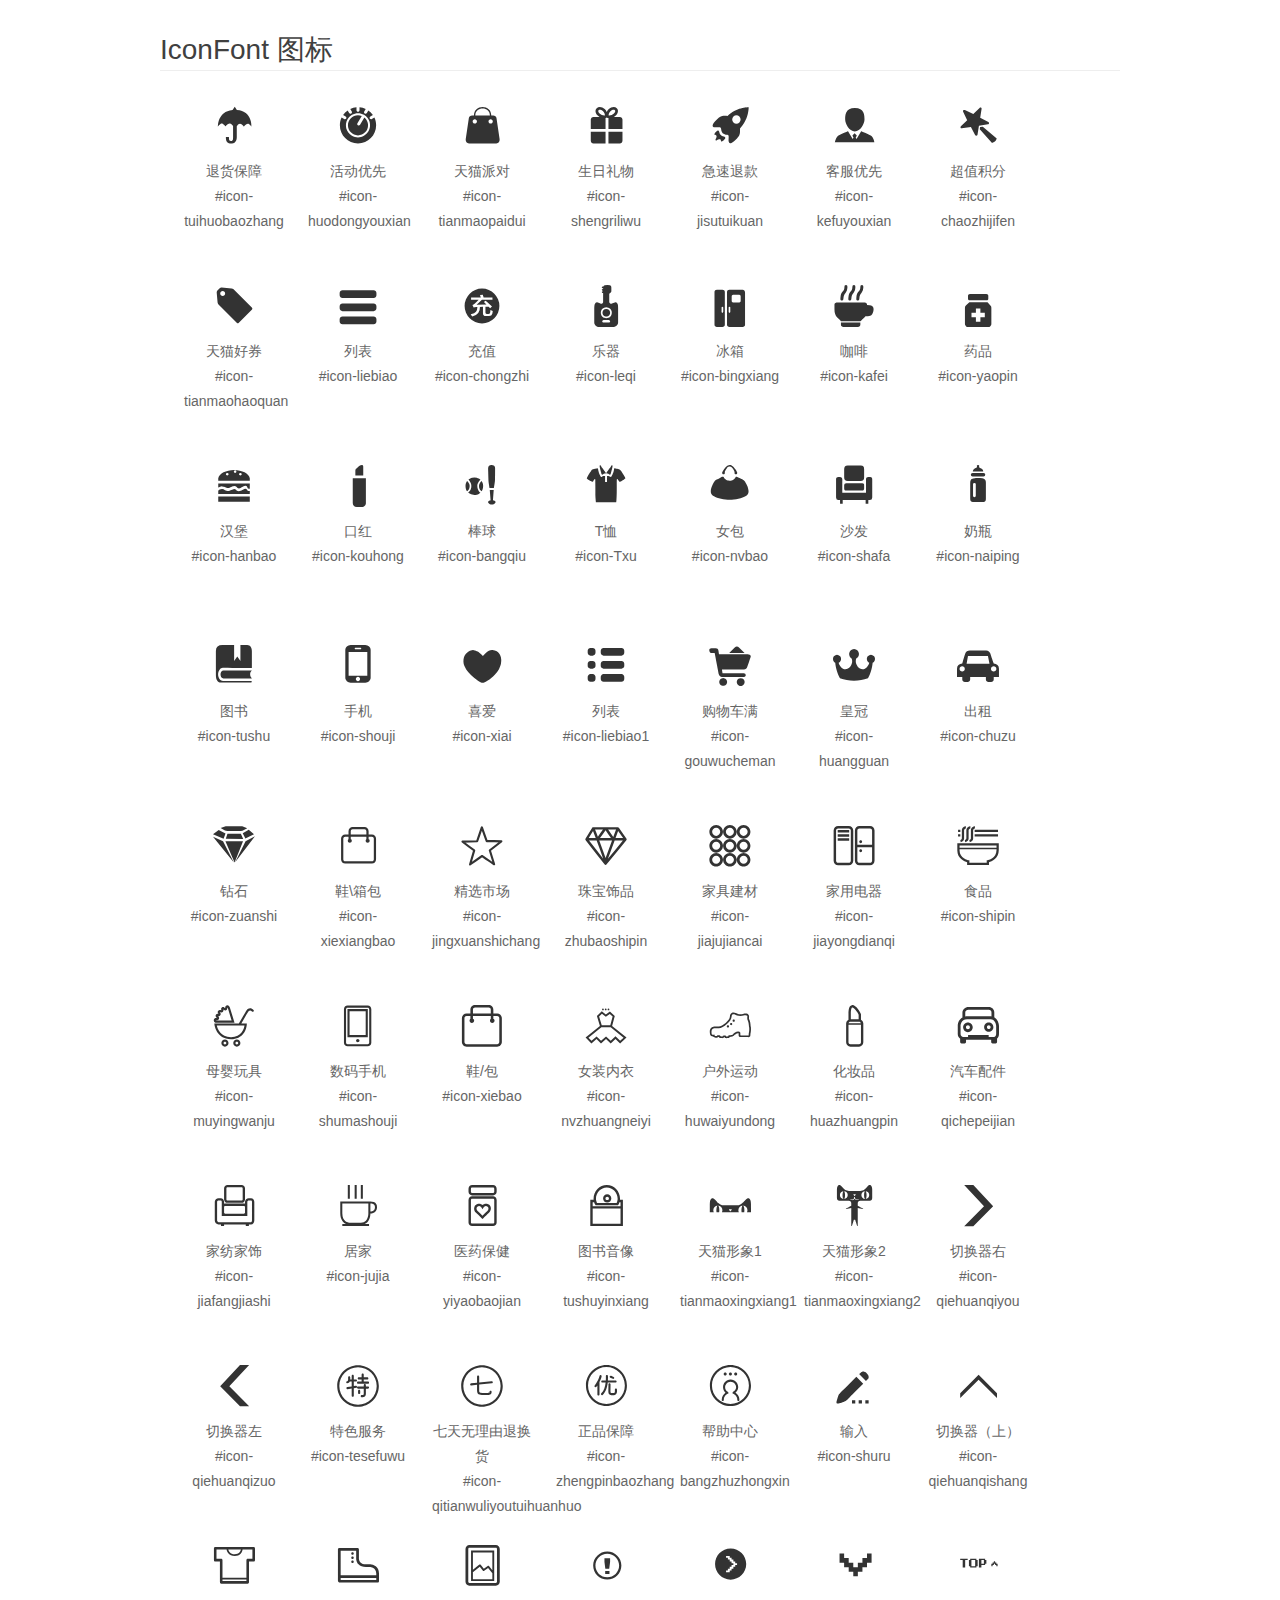
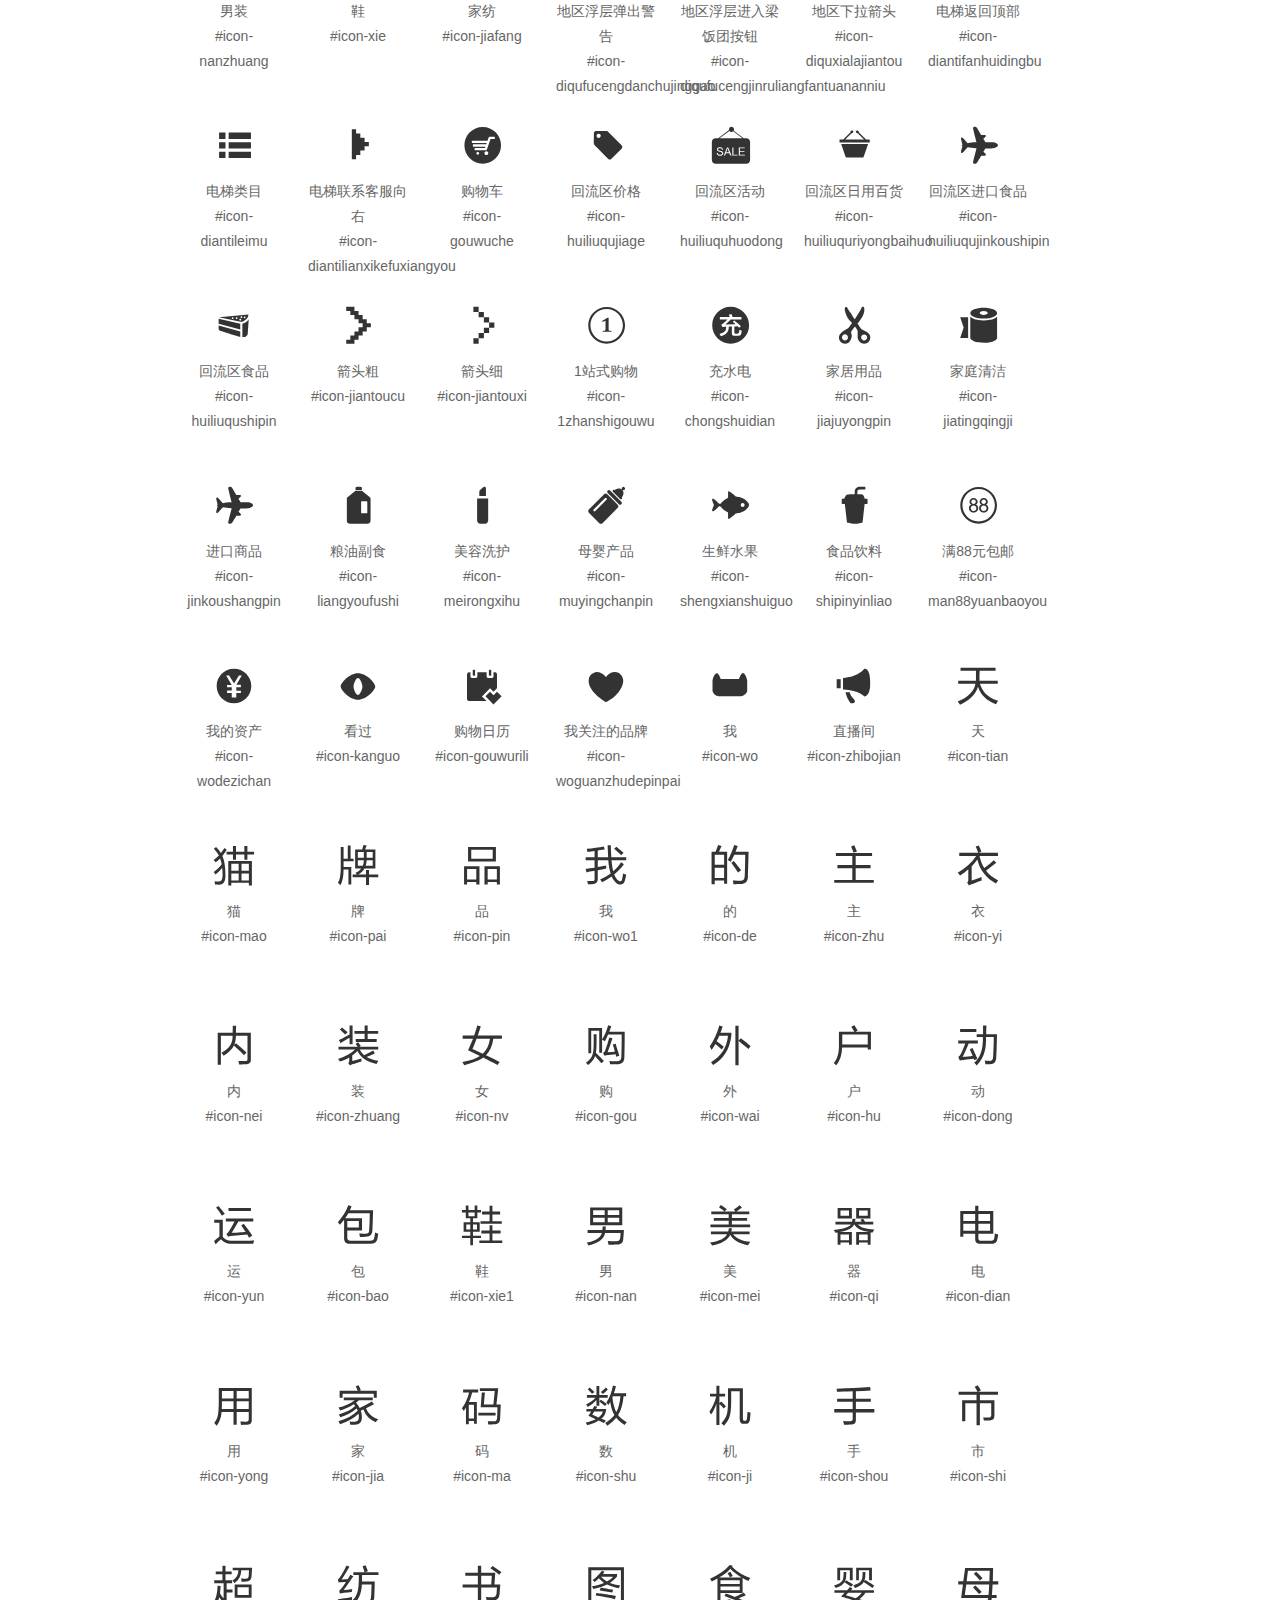
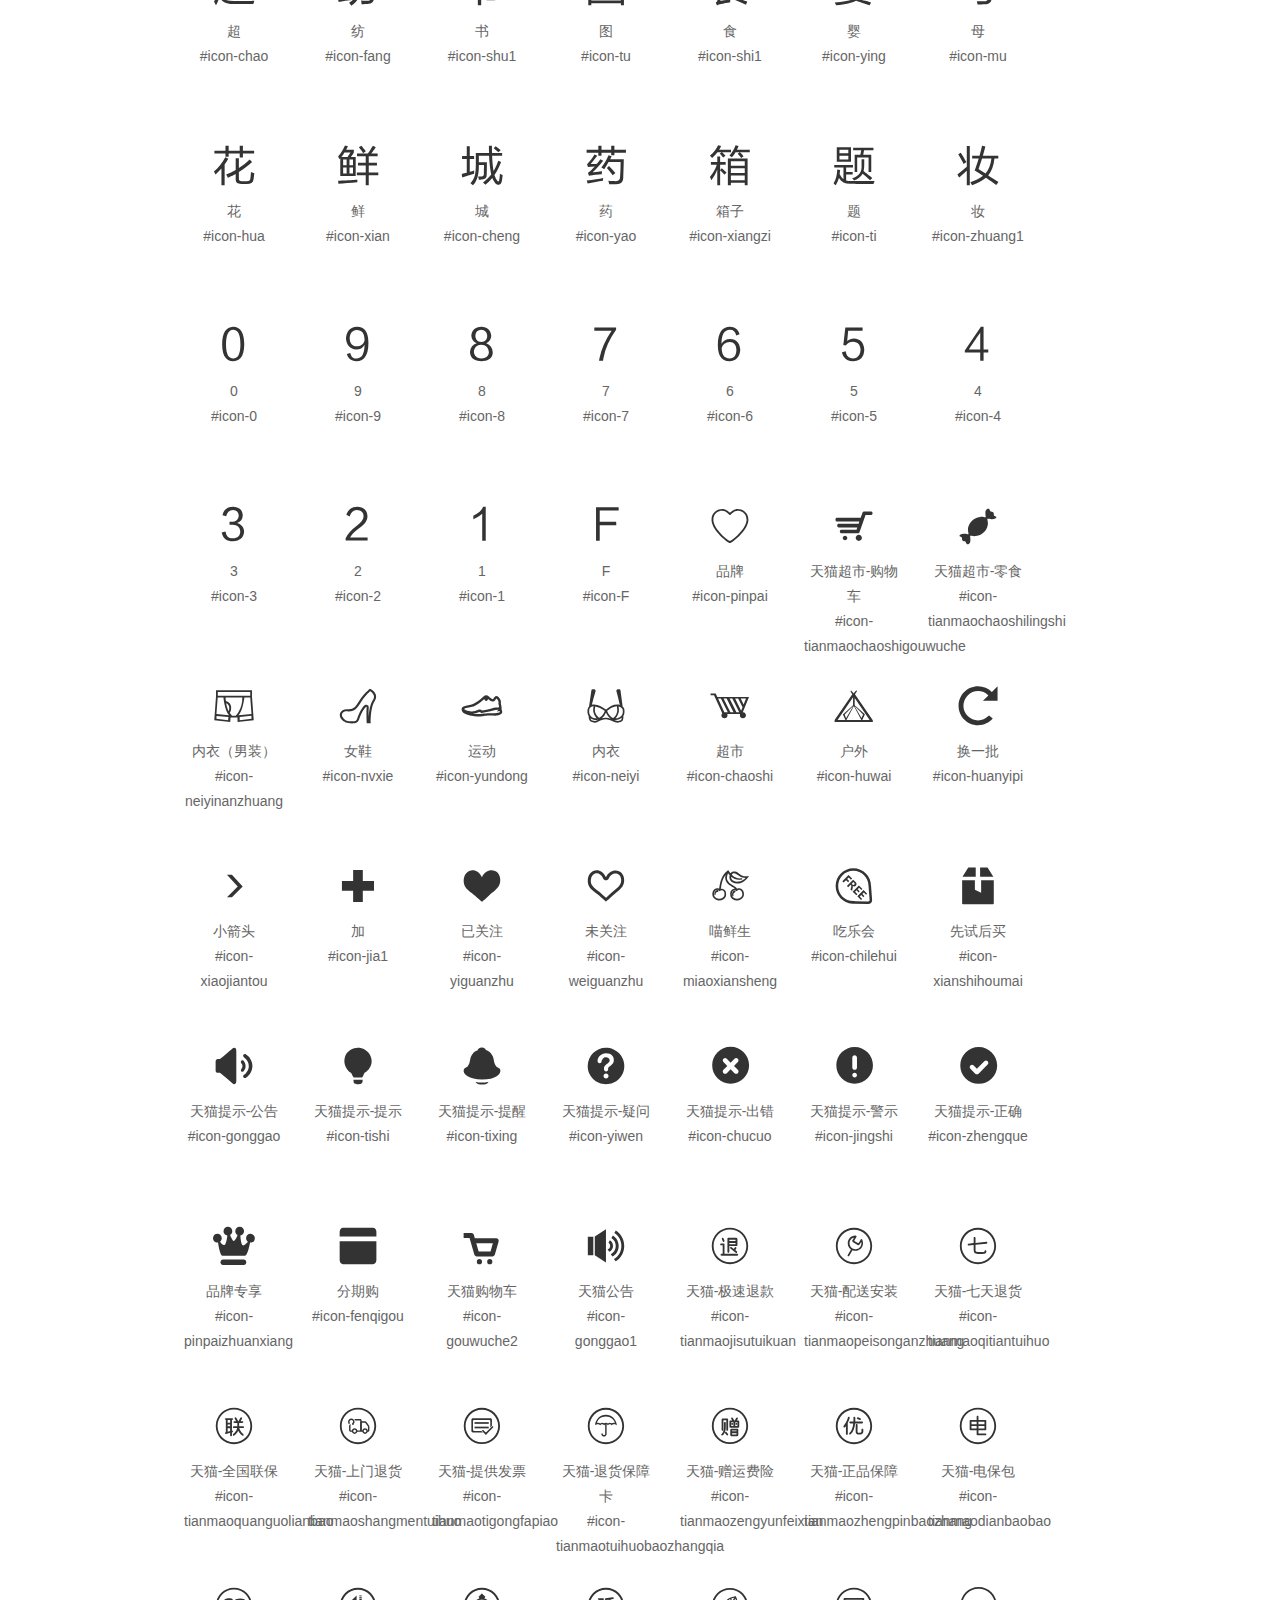
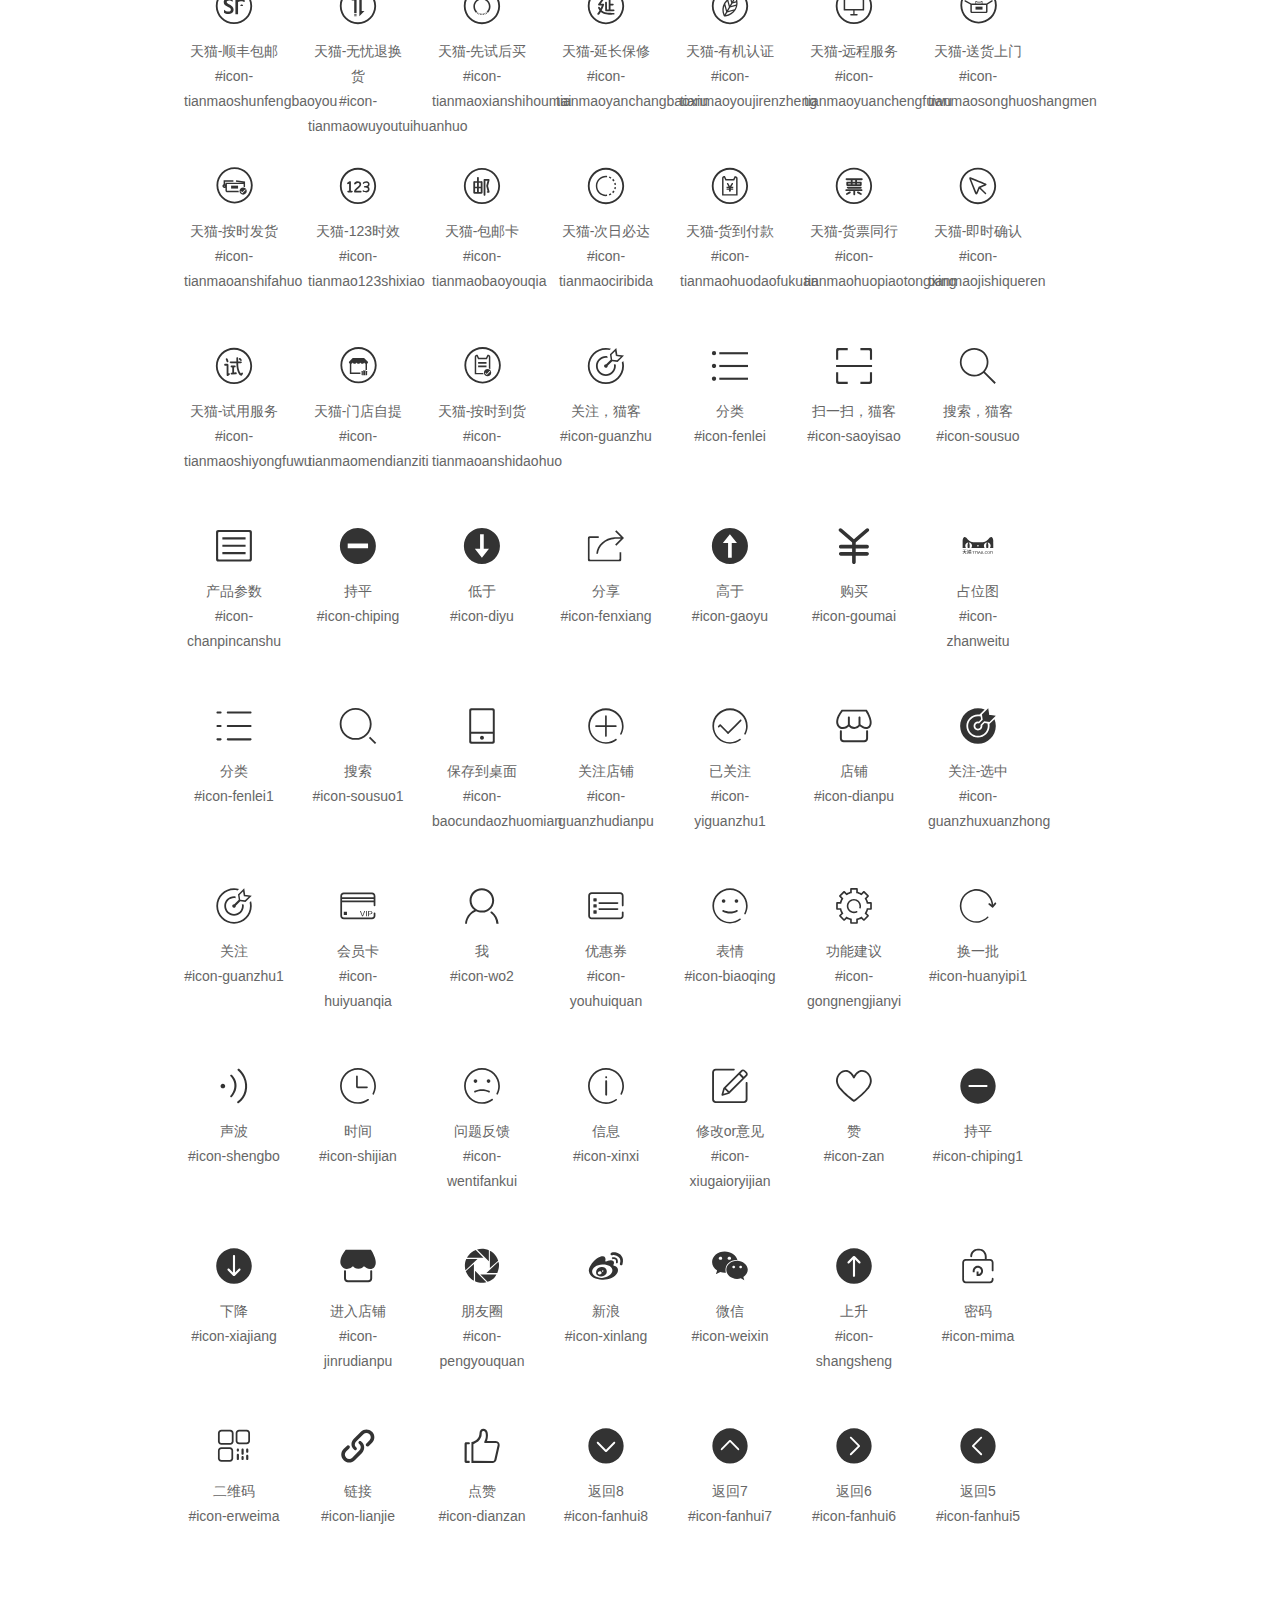
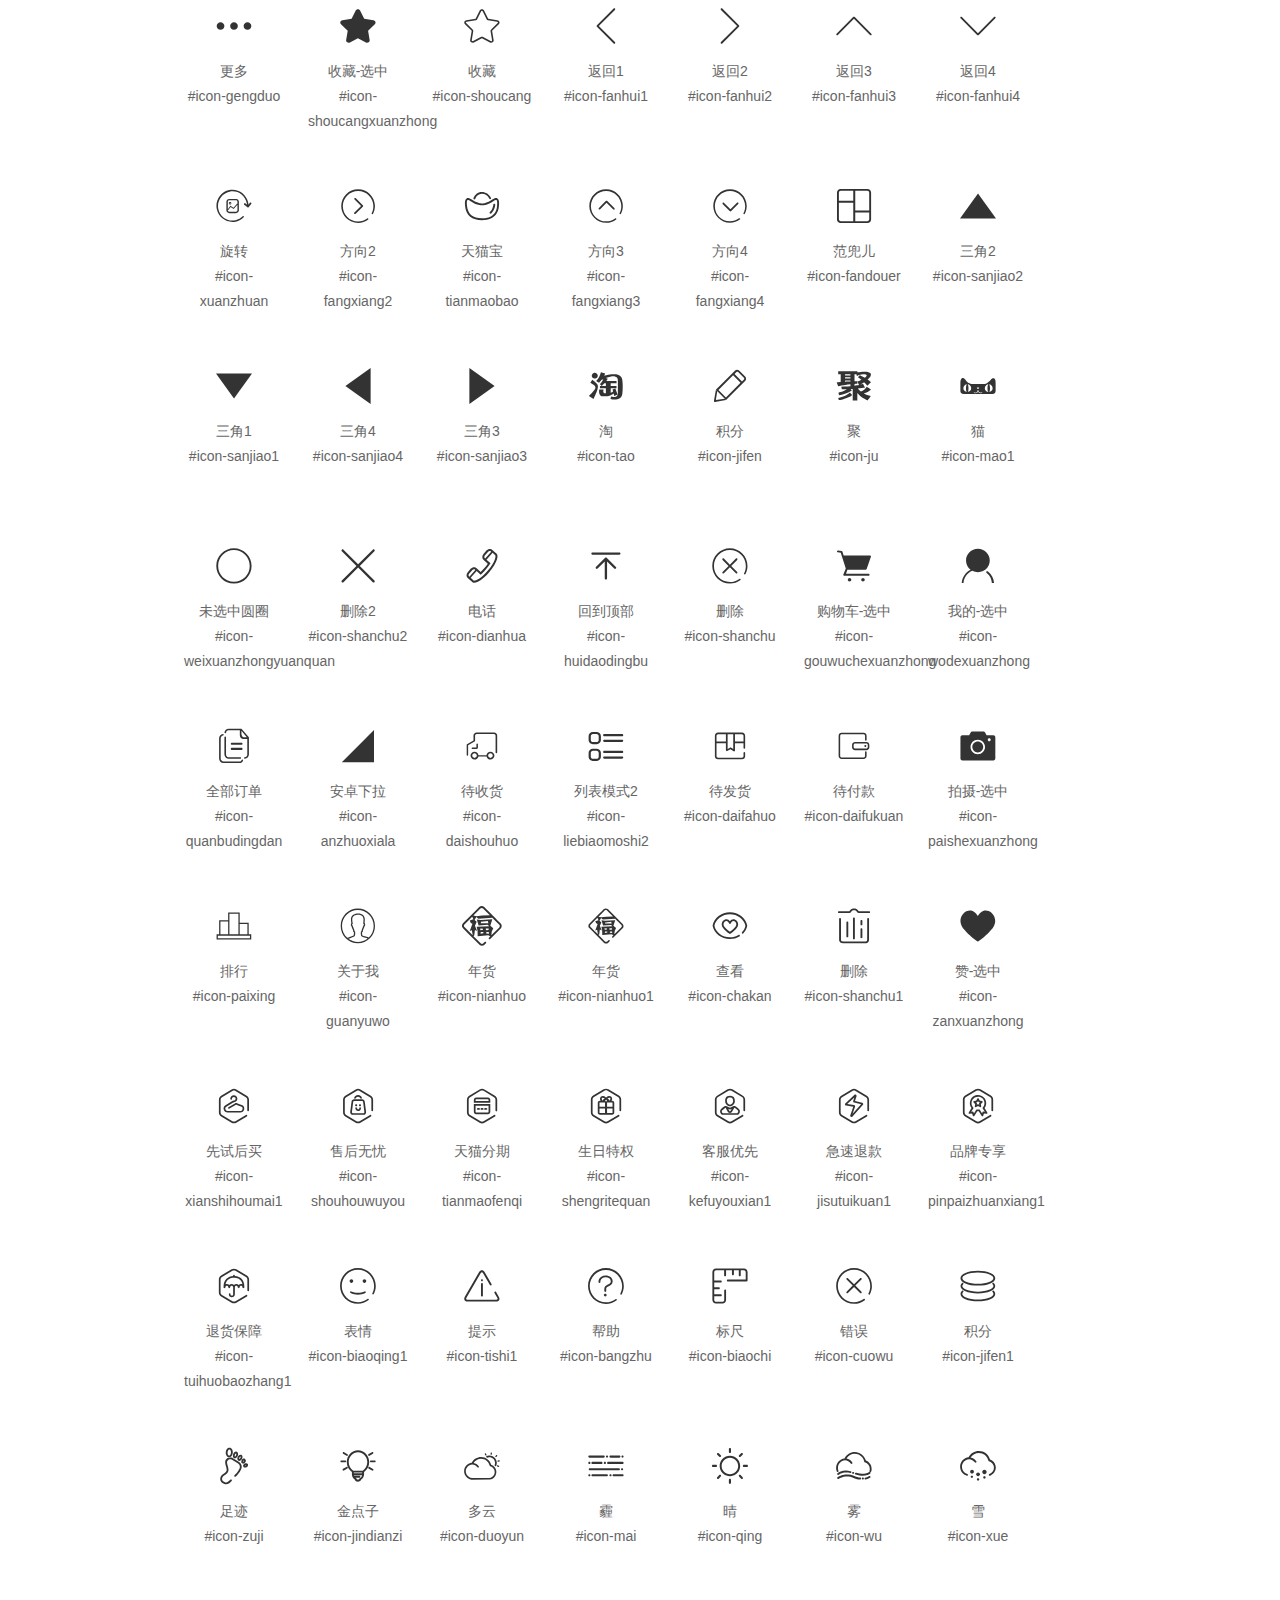
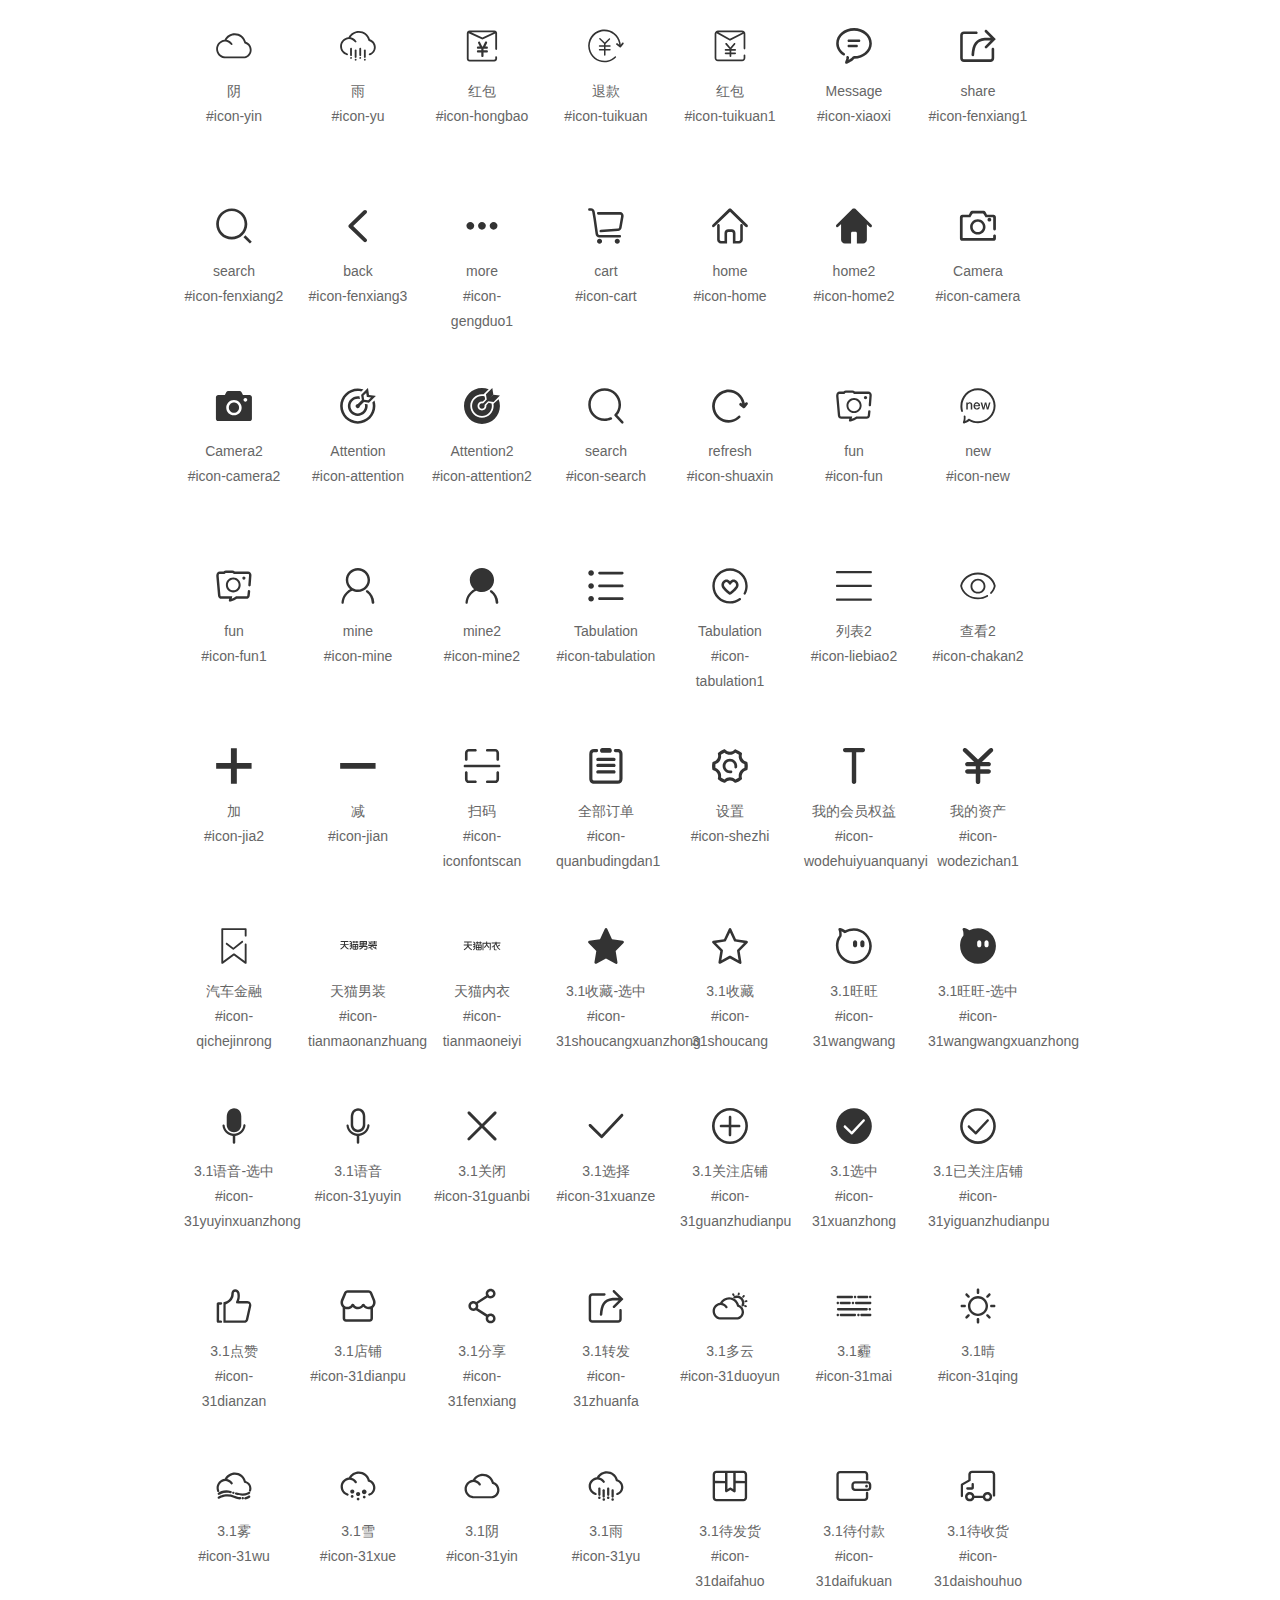
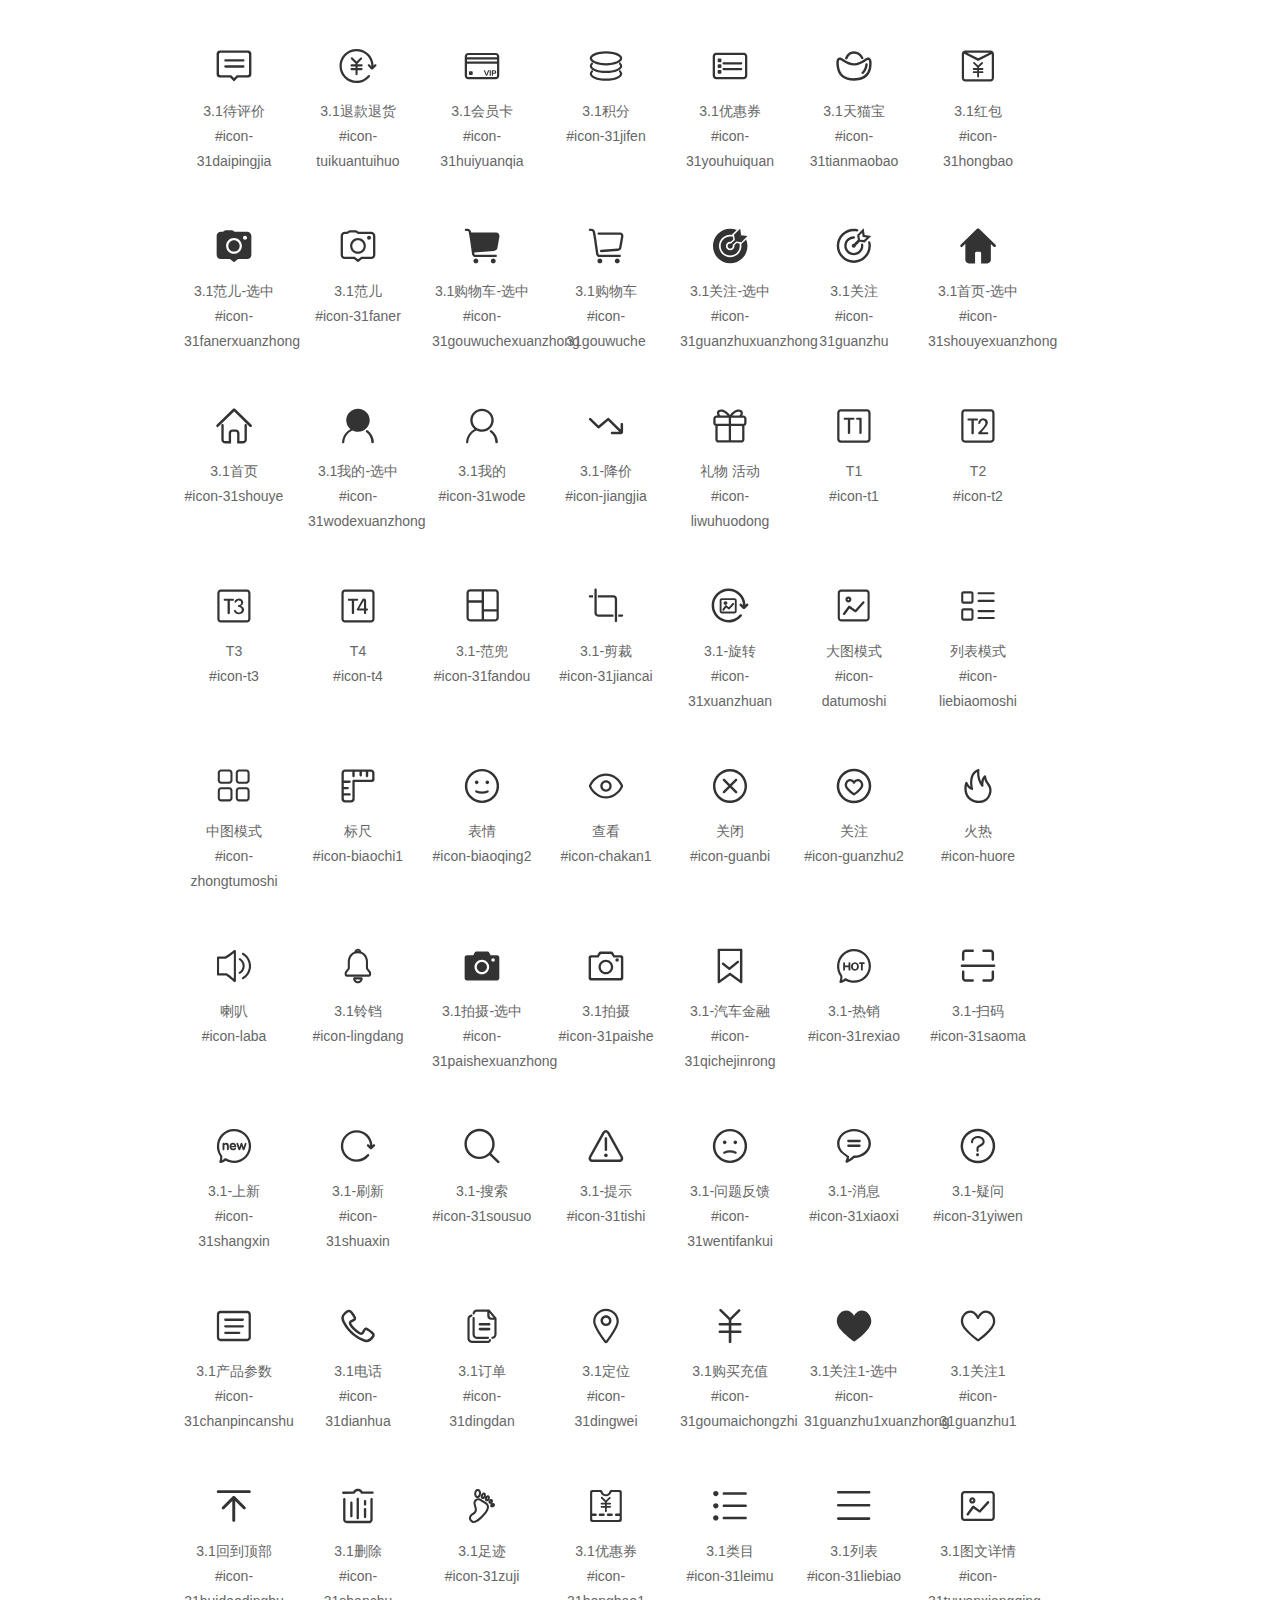
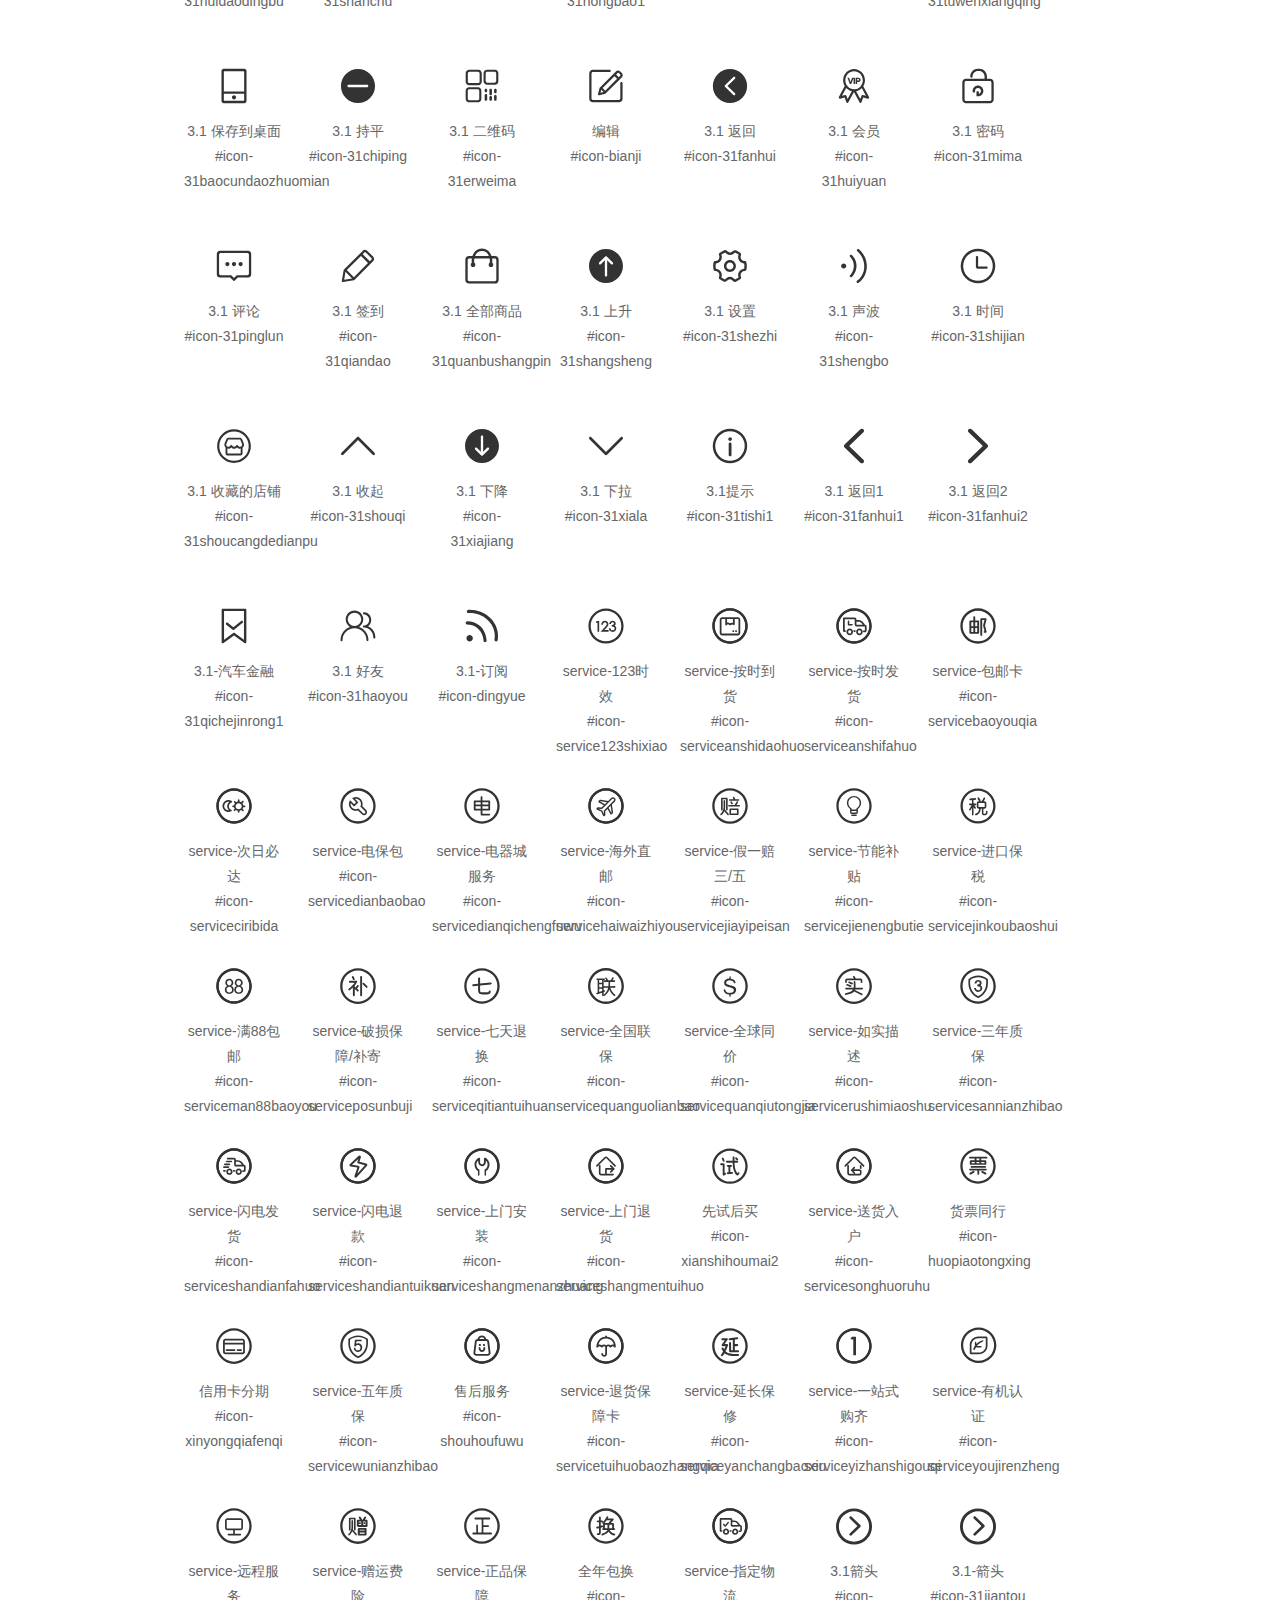
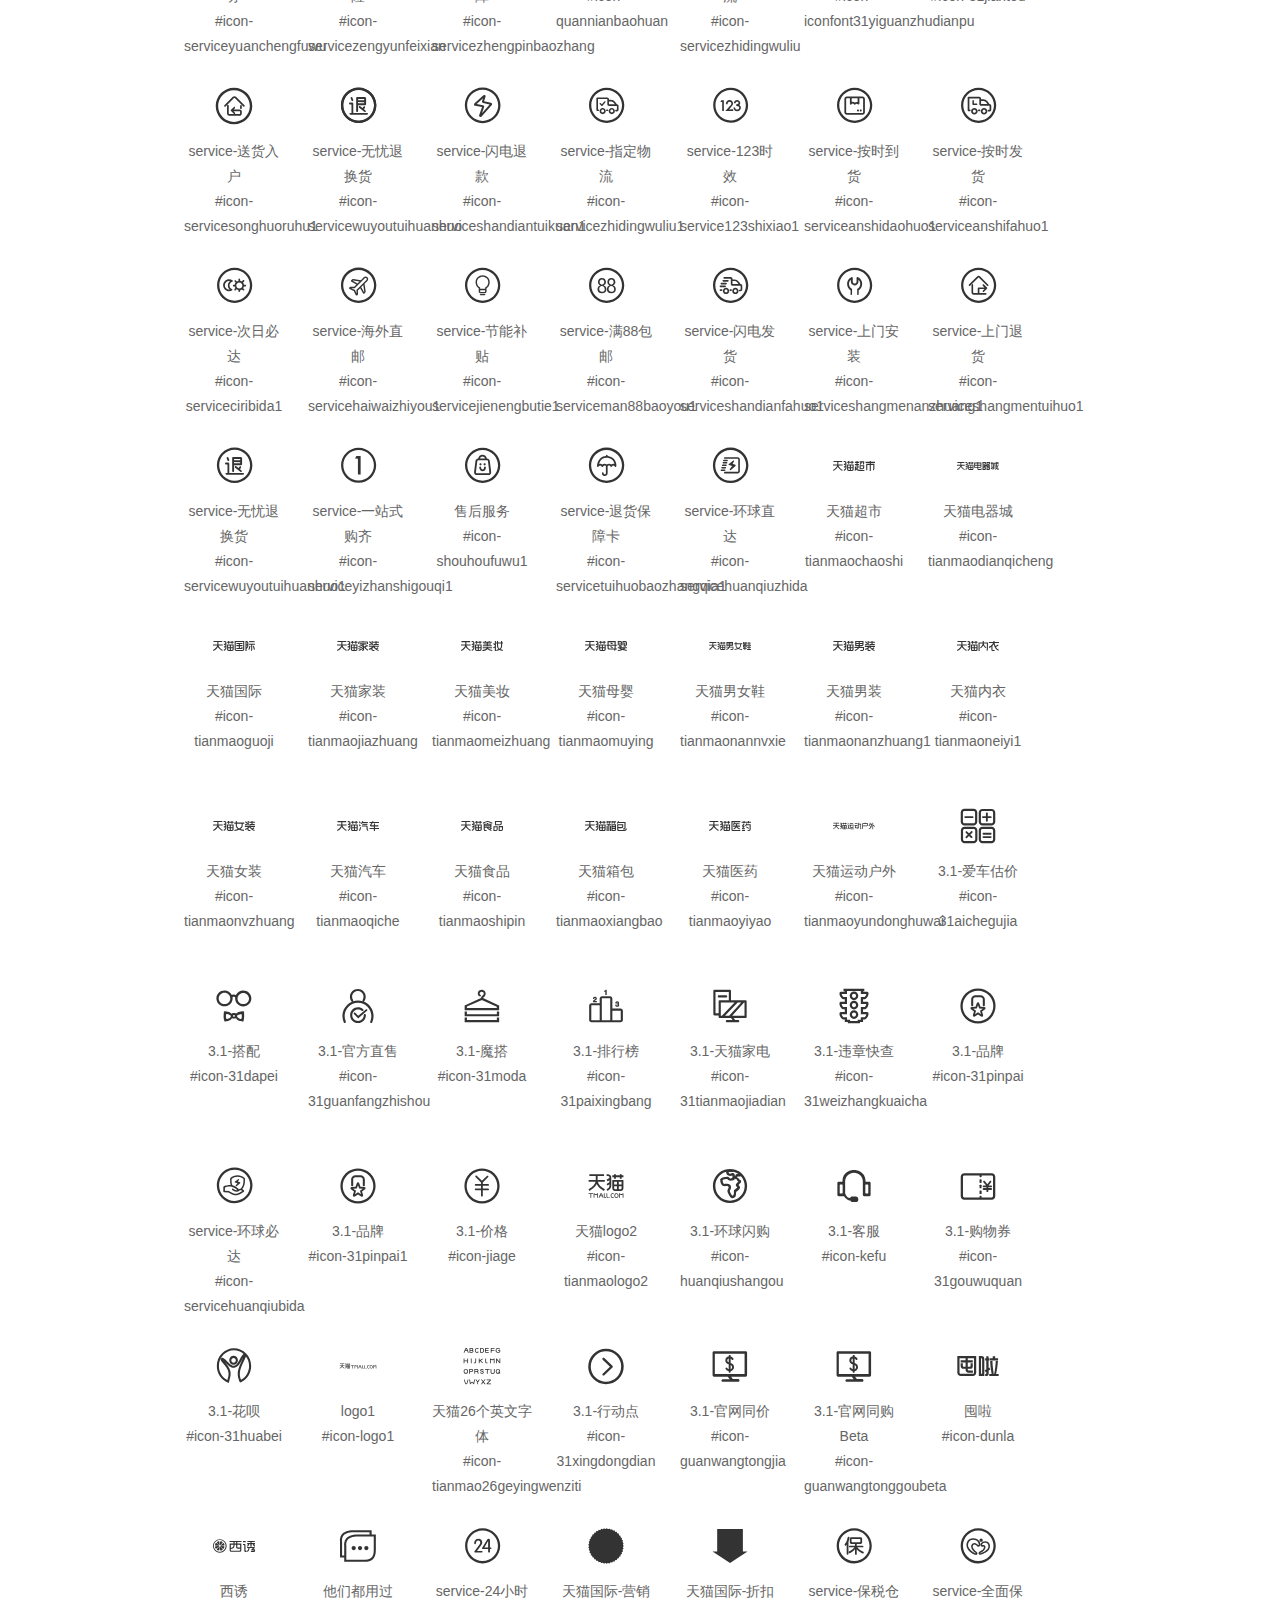
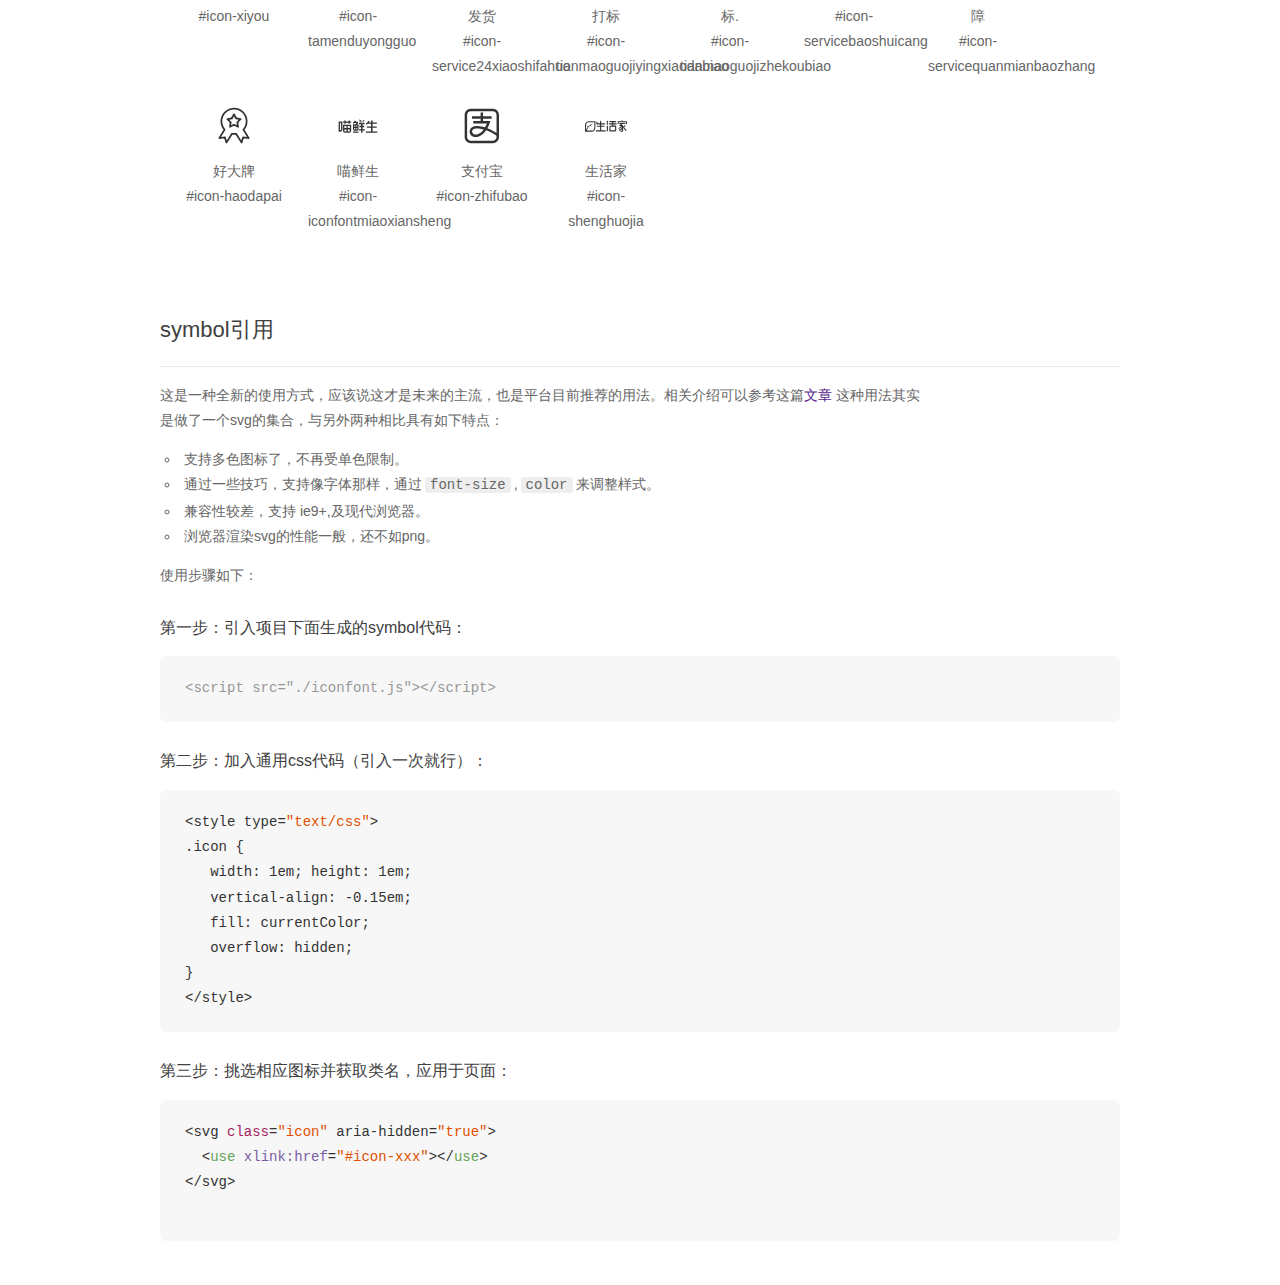
<file: iconfont1/demo_symbol.html>
<!DOCTYPE html>
<html>
<head>
    <meta charset="utf-8"/>
    <title>IconFont</title>
    <link rel="stylesheet" href="demo.css">
    <script src="iconfont.js"></script>

    <style type="text/css">
        .icon {
          /* 通过设置 font-size 来改变图标大小 */
          width: 1em; height: 1em;
          /* 图标和文字相邻时，垂直对齐 */
          vertical-align: -0.15em;
          /* 通过设置 color 来改变 SVG 的颜色/fill */
          fill: currentColor;
          /* path 和 stroke 溢出 viewBox 部分在 IE 下会显示
             normalize.css 中也包含这行 */
          overflow: hidden;
        }

    </style>
</head>
<body>
    <div class="main markdown">
        <h1>IconFont 图标</h1>
        <ul class="icon_lists clear">
            
                <li>
                    <svg class="icon" aria-hidden="true">
                        <use xlink:href="#icon-tuihuobaozhang"></use>
                    </svg>
                    <div class="name">退货保障</div>
                    <div class="fontclass">#icon-tuihuobaozhang</div>
                </li>
            
                <li>
                    <svg class="icon" aria-hidden="true">
                        <use xlink:href="#icon-huodongyouxian"></use>
                    </svg>
                    <div class="name">活动优先</div>
                    <div class="fontclass">#icon-huodongyouxian</div>
                </li>
            
                <li>
                    <svg class="icon" aria-hidden="true">
                        <use xlink:href="#icon-tianmaopaidui"></use>
                    </svg>
                    <div class="name">天猫派对</div>
                    <div class="fontclass">#icon-tianmaopaidui</div>
                </li>
            
                <li>
                    <svg class="icon" aria-hidden="true">
                        <use xlink:href="#icon-shengriliwu"></use>
                    </svg>
                    <div class="name">生日礼物</div>
                    <div class="fontclass">#icon-shengriliwu</div>
                </li>
            
                <li>
                    <svg class="icon" aria-hidden="true">
                        <use xlink:href="#icon-jisutuikuan"></use>
                    </svg>
                    <div class="name">急速退款</div>
                    <div class="fontclass">#icon-jisutuikuan</div>
                </li>
            
                <li>
                    <svg class="icon" aria-hidden="true">
                        <use xlink:href="#icon-kefuyouxian"></use>
                    </svg>
                    <div class="name">客服优先</div>
                    <div class="fontclass">#icon-kefuyouxian</div>
                </li>
            
                <li>
                    <svg class="icon" aria-hidden="true">
                        <use xlink:href="#icon-chaozhijifen"></use>
                    </svg>
                    <div class="name">超值积分</div>
                    <div class="fontclass">#icon-chaozhijifen</div>
                </li>
            
                <li>
                    <svg class="icon" aria-hidden="true">
                        <use xlink:href="#icon-tianmaohaoquan"></use>
                    </svg>
                    <div class="name">天猫好券</div>
                    <div class="fontclass">#icon-tianmaohaoquan</div>
                </li>
            
                <li>
                    <svg class="icon" aria-hidden="true">
                        <use xlink:href="#icon-liebiao"></use>
                    </svg>
                    <div class="name">列表</div>
                    <div class="fontclass">#icon-liebiao</div>
                </li>
            
                <li>
                    <svg class="icon" aria-hidden="true">
                        <use xlink:href="#icon-chongzhi"></use>
                    </svg>
                    <div class="name">充值</div>
                    <div class="fontclass">#icon-chongzhi</div>
                </li>
            
                <li>
                    <svg class="icon" aria-hidden="true">
                        <use xlink:href="#icon-leqi"></use>
                    </svg>
                    <div class="name">乐器</div>
                    <div class="fontclass">#icon-leqi</div>
                </li>
            
                <li>
                    <svg class="icon" aria-hidden="true">
                        <use xlink:href="#icon-bingxiang"></use>
                    </svg>
                    <div class="name">冰箱</div>
                    <div class="fontclass">#icon-bingxiang</div>
                </li>
            
                <li>
                    <svg class="icon" aria-hidden="true">
                        <use xlink:href="#icon-kafei"></use>
                    </svg>
                    <div class="name">咖啡</div>
                    <div class="fontclass">#icon-kafei</div>
                </li>
            
                <li>
                    <svg class="icon" aria-hidden="true">
                        <use xlink:href="#icon-yaopin"></use>
                    </svg>
                    <div class="name">药品</div>
                    <div class="fontclass">#icon-yaopin</div>
                </li>
            
                <li>
                    <svg class="icon" aria-hidden="true">
                        <use xlink:href="#icon-hanbao"></use>
                    </svg>
                    <div class="name">汉堡</div>
                    <div class="fontclass">#icon-hanbao</div>
                </li>
            
                <li>
                    <svg class="icon" aria-hidden="true">
                        <use xlink:href="#icon-kouhong"></use>
                    </svg>
                    <div class="name">口红</div>
                    <div class="fontclass">#icon-kouhong</div>
                </li>
            
                <li>
                    <svg class="icon" aria-hidden="true">
                        <use xlink:href="#icon-bangqiu"></use>
                    </svg>
                    <div class="name">棒球</div>
                    <div class="fontclass">#icon-bangqiu</div>
                </li>
            
                <li>
                    <svg class="icon" aria-hidden="true">
                        <use xlink:href="#icon-Txu"></use>
                    </svg>
                    <div class="name">T恤</div>
                    <div class="fontclass">#icon-Txu</div>
                </li>
            
                <li>
                    <svg class="icon" aria-hidden="true">
                        <use xlink:href="#icon-nvbao"></use>
                    </svg>
                    <div class="name">女包</div>
                    <div class="fontclass">#icon-nvbao</div>
                </li>
            
                <li>
                    <svg class="icon" aria-hidden="true">
                        <use xlink:href="#icon-shafa"></use>
                    </svg>
                    <div class="name">沙发</div>
                    <div class="fontclass">#icon-shafa</div>
                </li>
            
                <li>
                    <svg class="icon" aria-hidden="true">
                        <use xlink:href="#icon-naiping"></use>
                    </svg>
                    <div class="name">奶瓶</div>
                    <div class="fontclass">#icon-naiping</div>
                </li>
            
                <li>
                    <svg class="icon" aria-hidden="true">
                        <use xlink:href="#icon-tushu"></use>
                    </svg>
                    <div class="name">图书</div>
                    <div class="fontclass">#icon-tushu</div>
                </li>
            
                <li>
                    <svg class="icon" aria-hidden="true">
                        <use xlink:href="#icon-shouji"></use>
                    </svg>
                    <div class="name">手机</div>
                    <div class="fontclass">#icon-shouji</div>
                </li>
            
                <li>
                    <svg class="icon" aria-hidden="true">
                        <use xlink:href="#icon-xiai"></use>
                    </svg>
                    <div class="name">喜爱</div>
                    <div class="fontclass">#icon-xiai</div>
                </li>
            
                <li>
                    <svg class="icon" aria-hidden="true">
                        <use xlink:href="#icon-liebiao1"></use>
                    </svg>
                    <div class="name">列表</div>
                    <div class="fontclass">#icon-liebiao1</div>
                </li>
            
                <li>
                    <svg class="icon" aria-hidden="true">
                        <use xlink:href="#icon-gouwucheman"></use>
                    </svg>
                    <div class="name">购物车满</div>
                    <div class="fontclass">#icon-gouwucheman</div>
                </li>
            
                <li>
                    <svg class="icon" aria-hidden="true">
                        <use xlink:href="#icon-huangguan"></use>
                    </svg>
                    <div class="name">皇冠</div>
                    <div class="fontclass">#icon-huangguan</div>
                </li>
            
                <li>
                    <svg class="icon" aria-hidden="true">
                        <use xlink:href="#icon-chuzu"></use>
                    </svg>
                    <div class="name">出租</div>
                    <div class="fontclass">#icon-chuzu</div>
                </li>
            
                <li>
                    <svg class="icon" aria-hidden="true">
                        <use xlink:href="#icon-zuanshi"></use>
                    </svg>
                    <div class="name">钻石</div>
                    <div class="fontclass">#icon-zuanshi</div>
                </li>
            
                <li>
                    <svg class="icon" aria-hidden="true">
                        <use xlink:href="#icon-xiexiangbao"></use>
                    </svg>
                    <div class="name">鞋\箱包</div>
                    <div class="fontclass">#icon-xiexiangbao</div>
                </li>
            
                <li>
                    <svg class="icon" aria-hidden="true">
                        <use xlink:href="#icon-jingxuanshichang"></use>
                    </svg>
                    <div class="name">精选市场</div>
                    <div class="fontclass">#icon-jingxuanshichang</div>
                </li>
            
                <li>
                    <svg class="icon" aria-hidden="true">
                        <use xlink:href="#icon-zhubaoshipin"></use>
                    </svg>
                    <div class="name">珠宝饰品</div>
                    <div class="fontclass">#icon-zhubaoshipin</div>
                </li>
            
                <li>
                    <svg class="icon" aria-hidden="true">
                        <use xlink:href="#icon-jiajujiancai"></use>
                    </svg>
                    <div class="name">家具建材</div>
                    <div class="fontclass">#icon-jiajujiancai</div>
                </li>
            
                <li>
                    <svg class="icon" aria-hidden="true">
                        <use xlink:href="#icon-jiayongdianqi"></use>
                    </svg>
                    <div class="name">家用电器</div>
                    <div class="fontclass">#icon-jiayongdianqi</div>
                </li>
            
                <li>
                    <svg class="icon" aria-hidden="true">
                        <use xlink:href="#icon-shipin"></use>
                    </svg>
                    <div class="name">食品</div>
                    <div class="fontclass">#icon-shipin</div>
                </li>
            
                <li>
                    <svg class="icon" aria-hidden="true">
                        <use xlink:href="#icon-muyingwanju"></use>
                    </svg>
                    <div class="name">母婴玩具</div>
                    <div class="fontclass">#icon-muyingwanju</div>
                </li>
            
                <li>
                    <svg class="icon" aria-hidden="true">
                        <use xlink:href="#icon-shumashouji"></use>
                    </svg>
                    <div class="name">数码手机</div>
                    <div class="fontclass">#icon-shumashouji</div>
                </li>
            
                <li>
                    <svg class="icon" aria-hidden="true">
                        <use xlink:href="#icon-xiebao"></use>
                    </svg>
                    <div class="name">鞋/包</div>
                    <div class="fontclass">#icon-xiebao</div>
                </li>
            
                <li>
                    <svg class="icon" aria-hidden="true">
                        <use xlink:href="#icon-nvzhuangneiyi"></use>
                    </svg>
                    <div class="name">女装内衣</div>
                    <div class="fontclass">#icon-nvzhuangneiyi</div>
                </li>
            
                <li>
                    <svg class="icon" aria-hidden="true">
                        <use xlink:href="#icon-huwaiyundong"></use>
                    </svg>
                    <div class="name">户外运动</div>
                    <div class="fontclass">#icon-huwaiyundong</div>
                </li>
            
                <li>
                    <svg class="icon" aria-hidden="true">
                        <use xlink:href="#icon-huazhuangpin"></use>
                    </svg>
                    <div class="name">化妆品</div>
                    <div class="fontclass">#icon-huazhuangpin</div>
                </li>
            
                <li>
                    <svg class="icon" aria-hidden="true">
                        <use xlink:href="#icon-qichepeijian"></use>
                    </svg>
                    <div class="name">汽车配件</div>
                    <div class="fontclass">#icon-qichepeijian</div>
                </li>
            
                <li>
                    <svg class="icon" aria-hidden="true">
                        <use xlink:href="#icon-jiafangjiashi"></use>
                    </svg>
                    <div class="name">家纺家饰</div>
                    <div class="fontclass">#icon-jiafangjiashi</div>
                </li>
            
                <li>
                    <svg class="icon" aria-hidden="true">
                        <use xlink:href="#icon-jujia"></use>
                    </svg>
                    <div class="name">居家</div>
                    <div class="fontclass">#icon-jujia</div>
                </li>
            
                <li>
                    <svg class="icon" aria-hidden="true">
                        <use xlink:href="#icon-yiyaobaojian"></use>
                    </svg>
                    <div class="name">医药保健</div>
                    <div class="fontclass">#icon-yiyaobaojian</div>
                </li>
            
                <li>
                    <svg class="icon" aria-hidden="true">
                        <use xlink:href="#icon-tushuyinxiang"></use>
                    </svg>
                    <div class="name">图书音像</div>
                    <div class="fontclass">#icon-tushuyinxiang</div>
                </li>
            
                <li>
                    <svg class="icon" aria-hidden="true">
                        <use xlink:href="#icon-tianmaoxingxiang1"></use>
                    </svg>
                    <div class="name">天猫形象1</div>
                    <div class="fontclass">#icon-tianmaoxingxiang1</div>
                </li>
            
                <li>
                    <svg class="icon" aria-hidden="true">
                        <use xlink:href="#icon-tianmaoxingxiang2"></use>
                    </svg>
                    <div class="name">天猫形象2</div>
                    <div class="fontclass">#icon-tianmaoxingxiang2</div>
                </li>
            
                <li>
                    <svg class="icon" aria-hidden="true">
                        <use xlink:href="#icon-qiehuanqiyou"></use>
                    </svg>
                    <div class="name">切换器右</div>
                    <div class="fontclass">#icon-qiehuanqiyou</div>
                </li>
            
                <li>
                    <svg class="icon" aria-hidden="true">
                        <use xlink:href="#icon-qiehuanqizuo"></use>
                    </svg>
                    <div class="name">切换器左</div>
                    <div class="fontclass">#icon-qiehuanqizuo</div>
                </li>
            
                <li>
                    <svg class="icon" aria-hidden="true">
                        <use xlink:href="#icon-tesefuwu"></use>
                    </svg>
                    <div class="name">特色服务</div>
                    <div class="fontclass">#icon-tesefuwu</div>
                </li>
            
                <li>
                    <svg class="icon" aria-hidden="true">
                        <use xlink:href="#icon-qitianwuliyoutuihuanhuo"></use>
                    </svg>
                    <div class="name">七天无理由退换货</div>
                    <div class="fontclass">#icon-qitianwuliyoutuihuanhuo</div>
                </li>
            
                <li>
                    <svg class="icon" aria-hidden="true">
                        <use xlink:href="#icon-zhengpinbaozhang"></use>
                    </svg>
                    <div class="name">正品保障</div>
                    <div class="fontclass">#icon-zhengpinbaozhang</div>
                </li>
            
                <li>
                    <svg class="icon" aria-hidden="true">
                        <use xlink:href="#icon-bangzhuzhongxin"></use>
                    </svg>
                    <div class="name">帮助中心</div>
                    <div class="fontclass">#icon-bangzhuzhongxin</div>
                </li>
            
                <li>
                    <svg class="icon" aria-hidden="true">
                        <use xlink:href="#icon-shuru"></use>
                    </svg>
                    <div class="name">输入</div>
                    <div class="fontclass">#icon-shuru</div>
                </li>
            
                <li>
                    <svg class="icon" aria-hidden="true">
                        <use xlink:href="#icon-qiehuanqishang"></use>
                    </svg>
                    <div class="name">切换器（上）</div>
                    <div class="fontclass">#icon-qiehuanqishang</div>
                </li>
            
                <li>
                    <svg class="icon" aria-hidden="true">
                        <use xlink:href="#icon-nanzhuang"></use>
                    </svg>
                    <div class="name">男装</div>
                    <div class="fontclass">#icon-nanzhuang</div>
                </li>
            
                <li>
                    <svg class="icon" aria-hidden="true">
                        <use xlink:href="#icon-xie"></use>
                    </svg>
                    <div class="name">鞋</div>
                    <div class="fontclass">#icon-xie</div>
                </li>
            
                <li>
                    <svg class="icon" aria-hidden="true">
                        <use xlink:href="#icon-jiafang"></use>
                    </svg>
                    <div class="name">家纺</div>
                    <div class="fontclass">#icon-jiafang</div>
                </li>
            
                <li>
                    <svg class="icon" aria-hidden="true">
                        <use xlink:href="#icon-diqufucengdanchujinggao"></use>
                    </svg>
                    <div class="name">地区浮层弹出警告</div>
                    <div class="fontclass">#icon-diqufucengdanchujinggao</div>
                </li>
            
                <li>
                    <svg class="icon" aria-hidden="true">
                        <use xlink:href="#icon-diqufucengjinruliangfantuananniu"></use>
                    </svg>
                    <div class="name">地区浮层进入梁饭团按钮</div>
                    <div class="fontclass">#icon-diqufucengjinruliangfantuananniu</div>
                </li>
            
                <li>
                    <svg class="icon" aria-hidden="true">
                        <use xlink:href="#icon-diquxialajiantou"></use>
                    </svg>
                    <div class="name">地区下拉箭头</div>
                    <div class="fontclass">#icon-diquxialajiantou</div>
                </li>
            
                <li>
                    <svg class="icon" aria-hidden="true">
                        <use xlink:href="#icon-diantifanhuidingbu"></use>
                    </svg>
                    <div class="name">电梯返回顶部</div>
                    <div class="fontclass">#icon-diantifanhuidingbu</div>
                </li>
            
                <li>
                    <svg class="icon" aria-hidden="true">
                        <use xlink:href="#icon-diantileimu"></use>
                    </svg>
                    <div class="name">电梯类目</div>
                    <div class="fontclass">#icon-diantileimu</div>
                </li>
            
                <li>
                    <svg class="icon" aria-hidden="true">
                        <use xlink:href="#icon-diantilianxikefuxiangyou"></use>
                    </svg>
                    <div class="name">电梯联系客服向右</div>
                    <div class="fontclass">#icon-diantilianxikefuxiangyou</div>
                </li>
            
                <li>
                    <svg class="icon" aria-hidden="true">
                        <use xlink:href="#icon-gouwuche"></use>
                    </svg>
                    <div class="name">购物车</div>
                    <div class="fontclass">#icon-gouwuche</div>
                </li>
            
                <li>
                    <svg class="icon" aria-hidden="true">
                        <use xlink:href="#icon-huiliuqujiage"></use>
                    </svg>
                    <div class="name">回流区价格</div>
                    <div class="fontclass">#icon-huiliuqujiage</div>
                </li>
            
                <li>
                    <svg class="icon" aria-hidden="true">
                        <use xlink:href="#icon-huiliuquhuodong"></use>
                    </svg>
                    <div class="name">回流区活动</div>
                    <div class="fontclass">#icon-huiliuquhuodong</div>
                </li>
            
                <li>
                    <svg class="icon" aria-hidden="true">
                        <use xlink:href="#icon-huiliuquriyongbaihuo"></use>
                    </svg>
                    <div class="name">回流区日用百货</div>
                    <div class="fontclass">#icon-huiliuquriyongbaihuo</div>
                </li>
            
                <li>
                    <svg class="icon" aria-hidden="true">
                        <use xlink:href="#icon-huiliuqujinkoushipin"></use>
                    </svg>
                    <div class="name">回流区进口食品</div>
                    <div class="fontclass">#icon-huiliuqujinkoushipin</div>
                </li>
            
                <li>
                    <svg class="icon" aria-hidden="true">
                        <use xlink:href="#icon-huiliuqushipin"></use>
                    </svg>
                    <div class="name">回流区食品</div>
                    <div class="fontclass">#icon-huiliuqushipin</div>
                </li>
            
                <li>
                    <svg class="icon" aria-hidden="true">
                        <use xlink:href="#icon-jiantoucu"></use>
                    </svg>
                    <div class="name">箭头粗</div>
                    <div class="fontclass">#icon-jiantoucu</div>
                </li>
            
                <li>
                    <svg class="icon" aria-hidden="true">
                        <use xlink:href="#icon-jiantouxi"></use>
                    </svg>
                    <div class="name">箭头细</div>
                    <div class="fontclass">#icon-jiantouxi</div>
                </li>
            
                <li>
                    <svg class="icon" aria-hidden="true">
                        <use xlink:href="#icon-1zhanshigouwu"></use>
                    </svg>
                    <div class="name">1站式购物</div>
                    <div class="fontclass">#icon-1zhanshigouwu</div>
                </li>
            
                <li>
                    <svg class="icon" aria-hidden="true">
                        <use xlink:href="#icon-chongshuidian"></use>
                    </svg>
                    <div class="name">充水电</div>
                    <div class="fontclass">#icon-chongshuidian</div>
                </li>
            
                <li>
                    <svg class="icon" aria-hidden="true">
                        <use xlink:href="#icon-jiajuyongpin"></use>
                    </svg>
                    <div class="name">家居用品</div>
                    <div class="fontclass">#icon-jiajuyongpin</div>
                </li>
            
                <li>
                    <svg class="icon" aria-hidden="true">
                        <use xlink:href="#icon-jiatingqingji"></use>
                    </svg>
                    <div class="name">家庭清洁</div>
                    <div class="fontclass">#icon-jiatingqingji</div>
                </li>
            
                <li>
                    <svg class="icon" aria-hidden="true">
                        <use xlink:href="#icon-jinkoushangpin"></use>
                    </svg>
                    <div class="name">进口商品</div>
                    <div class="fontclass">#icon-jinkoushangpin</div>
                </li>
            
                <li>
                    <svg class="icon" aria-hidden="true">
                        <use xlink:href="#icon-liangyoufushi"></use>
                    </svg>
                    <div class="name">粮油副食</div>
                    <div class="fontclass">#icon-liangyoufushi</div>
                </li>
            
                <li>
                    <svg class="icon" aria-hidden="true">
                        <use xlink:href="#icon-meirongxihu"></use>
                    </svg>
                    <div class="name">美容洗护</div>
                    <div class="fontclass">#icon-meirongxihu</div>
                </li>
            
                <li>
                    <svg class="icon" aria-hidden="true">
                        <use xlink:href="#icon-muyingchanpin"></use>
                    </svg>
                    <div class="name">母婴产品</div>
                    <div class="fontclass">#icon-muyingchanpin</div>
                </li>
            
                <li>
                    <svg class="icon" aria-hidden="true">
                        <use xlink:href="#icon-shengxianshuiguo"></use>
                    </svg>
                    <div class="name">生鲜水果</div>
                    <div class="fontclass">#icon-shengxianshuiguo</div>
                </li>
            
                <li>
                    <svg class="icon" aria-hidden="true">
                        <use xlink:href="#icon-shipinyinliao"></use>
                    </svg>
                    <div class="name">食品饮料</div>
                    <div class="fontclass">#icon-shipinyinliao</div>
                </li>
            
                <li>
                    <svg class="icon" aria-hidden="true">
                        <use xlink:href="#icon-man88yuanbaoyou"></use>
                    </svg>
                    <div class="name">满88元包邮</div>
                    <div class="fontclass">#icon-man88yuanbaoyou</div>
                </li>
            
                <li>
                    <svg class="icon" aria-hidden="true">
                        <use xlink:href="#icon-wodezichan"></use>
                    </svg>
                    <div class="name">我的资产</div>
                    <div class="fontclass">#icon-wodezichan</div>
                </li>
            
                <li>
                    <svg class="icon" aria-hidden="true">
                        <use xlink:href="#icon-kanguo"></use>
                    </svg>
                    <div class="name">看过</div>
                    <div class="fontclass">#icon-kanguo</div>
                </li>
            
                <li>
                    <svg class="icon" aria-hidden="true">
                        <use xlink:href="#icon-gouwurili"></use>
                    </svg>
                    <div class="name">购物日历</div>
                    <div class="fontclass">#icon-gouwurili</div>
                </li>
            
                <li>
                    <svg class="icon" aria-hidden="true">
                        <use xlink:href="#icon-woguanzhudepinpai"></use>
                    </svg>
                    <div class="name">我关注的品牌</div>
                    <div class="fontclass">#icon-woguanzhudepinpai</div>
                </li>
            
                <li>
                    <svg class="icon" aria-hidden="true">
                        <use xlink:href="#icon-wo"></use>
                    </svg>
                    <div class="name">我</div>
                    <div class="fontclass">#icon-wo</div>
                </li>
            
                <li>
                    <svg class="icon" aria-hidden="true">
                        <use xlink:href="#icon-zhibojian"></use>
                    </svg>
                    <div class="name">直播间</div>
                    <div class="fontclass">#icon-zhibojian</div>
                </li>
            
                <li>
                    <svg class="icon" aria-hidden="true">
                        <use xlink:href="#icon-tian"></use>
                    </svg>
                    <div class="name">天</div>
                    <div class="fontclass">#icon-tian</div>
                </li>
            
                <li>
                    <svg class="icon" aria-hidden="true">
                        <use xlink:href="#icon-mao"></use>
                    </svg>
                    <div class="name">猫</div>
                    <div class="fontclass">#icon-mao</div>
                </li>
            
                <li>
                    <svg class="icon" aria-hidden="true">
                        <use xlink:href="#icon-pai"></use>
                    </svg>
                    <div class="name">牌</div>
                    <div class="fontclass">#icon-pai</div>
                </li>
            
                <li>
                    <svg class="icon" aria-hidden="true">
                        <use xlink:href="#icon-pin"></use>
                    </svg>
                    <div class="name">品</div>
                    <div class="fontclass">#icon-pin</div>
                </li>
            
                <li>
                    <svg class="icon" aria-hidden="true">
                        <use xlink:href="#icon-wo1"></use>
                    </svg>
                    <div class="name">我</div>
                    <div class="fontclass">#icon-wo1</div>
                </li>
            
                <li>
                    <svg class="icon" aria-hidden="true">
                        <use xlink:href="#icon-de"></use>
                    </svg>
                    <div class="name">的</div>
                    <div class="fontclass">#icon-de</div>
                </li>
            
                <li>
                    <svg class="icon" aria-hidden="true">
                        <use xlink:href="#icon-zhu"></use>
                    </svg>
                    <div class="name">主</div>
                    <div class="fontclass">#icon-zhu</div>
                </li>
            
                <li>
                    <svg class="icon" aria-hidden="true">
                        <use xlink:href="#icon-yi"></use>
                    </svg>
                    <div class="name">衣</div>
                    <div class="fontclass">#icon-yi</div>
                </li>
            
                <li>
                    <svg class="icon" aria-hidden="true">
                        <use xlink:href="#icon-nei"></use>
                    </svg>
                    <div class="name">内</div>
                    <div class="fontclass">#icon-nei</div>
                </li>
            
                <li>
                    <svg class="icon" aria-hidden="true">
                        <use xlink:href="#icon-zhuang"></use>
                    </svg>
                    <div class="name">装</div>
                    <div class="fontclass">#icon-zhuang</div>
                </li>
            
                <li>
                    <svg class="icon" aria-hidden="true">
                        <use xlink:href="#icon-nv"></use>
                    </svg>
                    <div class="name">女</div>
                    <div class="fontclass">#icon-nv</div>
                </li>
            
                <li>
                    <svg class="icon" aria-hidden="true">
                        <use xlink:href="#icon-gou"></use>
                    </svg>
                    <div class="name">购</div>
                    <div class="fontclass">#icon-gou</div>
                </li>
            
                <li>
                    <svg class="icon" aria-hidden="true">
                        <use xlink:href="#icon-wai"></use>
                    </svg>
                    <div class="name">外</div>
                    <div class="fontclass">#icon-wai</div>
                </li>
            
                <li>
                    <svg class="icon" aria-hidden="true">
                        <use xlink:href="#icon-hu"></use>
                    </svg>
                    <div class="name">户</div>
                    <div class="fontclass">#icon-hu</div>
                </li>
            
                <li>
                    <svg class="icon" aria-hidden="true">
                        <use xlink:href="#icon-dong"></use>
                    </svg>
                    <div class="name">动</div>
                    <div class="fontclass">#icon-dong</div>
                </li>
            
                <li>
                    <svg class="icon" aria-hidden="true">
                        <use xlink:href="#icon-yun"></use>
                    </svg>
                    <div class="name">运</div>
                    <div class="fontclass">#icon-yun</div>
                </li>
            
                <li>
                    <svg class="icon" aria-hidden="true">
                        <use xlink:href="#icon-bao"></use>
                    </svg>
                    <div class="name">包</div>
                    <div class="fontclass">#icon-bao</div>
                </li>
            
                <li>
                    <svg class="icon" aria-hidden="true">
                        <use xlink:href="#icon-xie1"></use>
                    </svg>
                    <div class="name">鞋</div>
                    <div class="fontclass">#icon-xie1</div>
                </li>
            
                <li>
                    <svg class="icon" aria-hidden="true">
                        <use xlink:href="#icon-nan"></use>
                    </svg>
                    <div class="name">男</div>
                    <div class="fontclass">#icon-nan</div>
                </li>
            
                <li>
                    <svg class="icon" aria-hidden="true">
                        <use xlink:href="#icon-mei"></use>
                    </svg>
                    <div class="name">美</div>
                    <div class="fontclass">#icon-mei</div>
                </li>
            
                <li>
                    <svg class="icon" aria-hidden="true">
                        <use xlink:href="#icon-qi"></use>
                    </svg>
                    <div class="name">器</div>
                    <div class="fontclass">#icon-qi</div>
                </li>
            
                <li>
                    <svg class="icon" aria-hidden="true">
                        <use xlink:href="#icon-dian"></use>
                    </svg>
                    <div class="name">电</div>
                    <div class="fontclass">#icon-dian</div>
                </li>
            
                <li>
                    <svg class="icon" aria-hidden="true">
                        <use xlink:href="#icon-yong"></use>
                    </svg>
                    <div class="name">用</div>
                    <div class="fontclass">#icon-yong</div>
                </li>
            
                <li>
                    <svg class="icon" aria-hidden="true">
                        <use xlink:href="#icon-jia"></use>
                    </svg>
                    <div class="name">家</div>
                    <div class="fontclass">#icon-jia</div>
                </li>
            
                <li>
                    <svg class="icon" aria-hidden="true">
                        <use xlink:href="#icon-ma"></use>
                    </svg>
                    <div class="name">码</div>
                    <div class="fontclass">#icon-ma</div>
                </li>
            
                <li>
                    <svg class="icon" aria-hidden="true">
                        <use xlink:href="#icon-shu"></use>
                    </svg>
                    <div class="name">数</div>
                    <div class="fontclass">#icon-shu</div>
                </li>
            
                <li>
                    <svg class="icon" aria-hidden="true">
                        <use xlink:href="#icon-ji"></use>
                    </svg>
                    <div class="name">机</div>
                    <div class="fontclass">#icon-ji</div>
                </li>
            
                <li>
                    <svg class="icon" aria-hidden="true">
                        <use xlink:href="#icon-shou"></use>
                    </svg>
                    <div class="name">手</div>
                    <div class="fontclass">#icon-shou</div>
                </li>
            
                <li>
                    <svg class="icon" aria-hidden="true">
                        <use xlink:href="#icon-shi"></use>
                    </svg>
                    <div class="name">市</div>
                    <div class="fontclass">#icon-shi</div>
                </li>
            
                <li>
                    <svg class="icon" aria-hidden="true">
                        <use xlink:href="#icon-chao"></use>
                    </svg>
                    <div class="name">超</div>
                    <div class="fontclass">#icon-chao</div>
                </li>
            
                <li>
                    <svg class="icon" aria-hidden="true">
                        <use xlink:href="#icon-fang"></use>
                    </svg>
                    <div class="name">纺</div>
                    <div class="fontclass">#icon-fang</div>
                </li>
            
                <li>
                    <svg class="icon" aria-hidden="true">
                        <use xlink:href="#icon-shu1"></use>
                    </svg>
                    <div class="name">书</div>
                    <div class="fontclass">#icon-shu1</div>
                </li>
            
                <li>
                    <svg class="icon" aria-hidden="true">
                        <use xlink:href="#icon-tu"></use>
                    </svg>
                    <div class="name">图</div>
                    <div class="fontclass">#icon-tu</div>
                </li>
            
                <li>
                    <svg class="icon" aria-hidden="true">
                        <use xlink:href="#icon-shi1"></use>
                    </svg>
                    <div class="name">食</div>
                    <div class="fontclass">#icon-shi1</div>
                </li>
            
                <li>
                    <svg class="icon" aria-hidden="true">
                        <use xlink:href="#icon-ying"></use>
                    </svg>
                    <div class="name">婴</div>
                    <div class="fontclass">#icon-ying</div>
                </li>
            
                <li>
                    <svg class="icon" aria-hidden="true">
                        <use xlink:href="#icon-mu"></use>
                    </svg>
                    <div class="name">母</div>
                    <div class="fontclass">#icon-mu</div>
                </li>
            
                <li>
                    <svg class="icon" aria-hidden="true">
                        <use xlink:href="#icon-hua"></use>
                    </svg>
                    <div class="name">花</div>
                    <div class="fontclass">#icon-hua</div>
                </li>
            
                <li>
                    <svg class="icon" aria-hidden="true">
                        <use xlink:href="#icon-xian"></use>
                    </svg>
                    <div class="name">鲜</div>
                    <div class="fontclass">#icon-xian</div>
                </li>
            
                <li>
                    <svg class="icon" aria-hidden="true">
                        <use xlink:href="#icon-cheng"></use>
                    </svg>
                    <div class="name">城</div>
                    <div class="fontclass">#icon-cheng</div>
                </li>
            
                <li>
                    <svg class="icon" aria-hidden="true">
                        <use xlink:href="#icon-yao"></use>
                    </svg>
                    <div class="name">药</div>
                    <div class="fontclass">#icon-yao</div>
                </li>
            
                <li>
                    <svg class="icon" aria-hidden="true">
                        <use xlink:href="#icon-xiangzi"></use>
                    </svg>
                    <div class="name">箱子</div>
                    <div class="fontclass">#icon-xiangzi</div>
                </li>
            
                <li>
                    <svg class="icon" aria-hidden="true">
                        <use xlink:href="#icon-ti"></use>
                    </svg>
                    <div class="name">题</div>
                    <div class="fontclass">#icon-ti</div>
                </li>
            
                <li>
                    <svg class="icon" aria-hidden="true">
                        <use xlink:href="#icon-zhuang1"></use>
                    </svg>
                    <div class="name">妆</div>
                    <div class="fontclass">#icon-zhuang1</div>
                </li>
            
                <li>
                    <svg class="icon" aria-hidden="true">
                        <use xlink:href="#icon-0"></use>
                    </svg>
                    <div class="name">0</div>
                    <div class="fontclass">#icon-0</div>
                </li>
            
                <li>
                    <svg class="icon" aria-hidden="true">
                        <use xlink:href="#icon-9"></use>
                    </svg>
                    <div class="name">9</div>
                    <div class="fontclass">#icon-9</div>
                </li>
            
                <li>
                    <svg class="icon" aria-hidden="true">
                        <use xlink:href="#icon-8"></use>
                    </svg>
                    <div class="name">8</div>
                    <div class="fontclass">#icon-8</div>
                </li>
            
                <li>
                    <svg class="icon" aria-hidden="true">
                        <use xlink:href="#icon-7"></use>
                    </svg>
                    <div class="name">7</div>
                    <div class="fontclass">#icon-7</div>
                </li>
            
                <li>
                    <svg class="icon" aria-hidden="true">
                        <use xlink:href="#icon-6"></use>
                    </svg>
                    <div class="name">6</div>
                    <div class="fontclass">#icon-6</div>
                </li>
            
                <li>
                    <svg class="icon" aria-hidden="true">
                        <use xlink:href="#icon-5"></use>
                    </svg>
                    <div class="name">5</div>
                    <div class="fontclass">#icon-5</div>
                </li>
            
                <li>
                    <svg class="icon" aria-hidden="true">
                        <use xlink:href="#icon-4"></use>
                    </svg>
                    <div class="name">4</div>
                    <div class="fontclass">#icon-4</div>
                </li>
            
                <li>
                    <svg class="icon" aria-hidden="true">
                        <use xlink:href="#icon-3"></use>
                    </svg>
                    <div class="name">3</div>
                    <div class="fontclass">#icon-3</div>
                </li>
            
                <li>
                    <svg class="icon" aria-hidden="true">
                        <use xlink:href="#icon-2"></use>
                    </svg>
                    <div class="name">2</div>
                    <div class="fontclass">#icon-2</div>
                </li>
            
                <li>
                    <svg class="icon" aria-hidden="true">
                        <use xlink:href="#icon-1"></use>
                    </svg>
                    <div class="name">1</div>
                    <div class="fontclass">#icon-1</div>
                </li>
            
                <li>
                    <svg class="icon" aria-hidden="true">
                        <use xlink:href="#icon-F"></use>
                    </svg>
                    <div class="name">F</div>
                    <div class="fontclass">#icon-F</div>
                </li>
            
                <li>
                    <svg class="icon" aria-hidden="true">
                        <use xlink:href="#icon-pinpai"></use>
                    </svg>
                    <div class="name">品牌</div>
                    <div class="fontclass">#icon-pinpai</div>
                </li>
            
                <li>
                    <svg class="icon" aria-hidden="true">
                        <use xlink:href="#icon-tianmaochaoshigouwuche"></use>
                    </svg>
                    <div class="name">天猫超市-购物车</div>
                    <div class="fontclass">#icon-tianmaochaoshigouwuche</div>
                </li>
            
                <li>
                    <svg class="icon" aria-hidden="true">
                        <use xlink:href="#icon-tianmaochaoshilingshi"></use>
                    </svg>
                    <div class="name">天猫超市-零食</div>
                    <div class="fontclass">#icon-tianmaochaoshilingshi</div>
                </li>
            
                <li>
                    <svg class="icon" aria-hidden="true">
                        <use xlink:href="#icon-neiyinanzhuang"></use>
                    </svg>
                    <div class="name">内衣（男装）</div>
                    <div class="fontclass">#icon-neiyinanzhuang</div>
                </li>
            
                <li>
                    <svg class="icon" aria-hidden="true">
                        <use xlink:href="#icon-nvxie"></use>
                    </svg>
                    <div class="name">女鞋</div>
                    <div class="fontclass">#icon-nvxie</div>
                </li>
            
                <li>
                    <svg class="icon" aria-hidden="true">
                        <use xlink:href="#icon-yundong"></use>
                    </svg>
                    <div class="name">运动</div>
                    <div class="fontclass">#icon-yundong</div>
                </li>
            
                <li>
                    <svg class="icon" aria-hidden="true">
                        <use xlink:href="#icon-neiyi"></use>
                    </svg>
                    <div class="name">内衣</div>
                    <div class="fontclass">#icon-neiyi</div>
                </li>
            
                <li>
                    <svg class="icon" aria-hidden="true">
                        <use xlink:href="#icon-chaoshi"></use>
                    </svg>
                    <div class="name">超市</div>
                    <div class="fontclass">#icon-chaoshi</div>
                </li>
            
                <li>
                    <svg class="icon" aria-hidden="true">
                        <use xlink:href="#icon-huwai"></use>
                    </svg>
                    <div class="name">户外</div>
                    <div class="fontclass">#icon-huwai</div>
                </li>
            
                <li>
                    <svg class="icon" aria-hidden="true">
                        <use xlink:href="#icon-huanyipi"></use>
                    </svg>
                    <div class="name">换一批</div>
                    <div class="fontclass">#icon-huanyipi</div>
                </li>
            
                <li>
                    <svg class="icon" aria-hidden="true">
                        <use xlink:href="#icon-xiaojiantou"></use>
                    </svg>
                    <div class="name">小箭头</div>
                    <div class="fontclass">#icon-xiaojiantou</div>
                </li>
            
                <li>
                    <svg class="icon" aria-hidden="true">
                        <use xlink:href="#icon-jia1"></use>
                    </svg>
                    <div class="name">加</div>
                    <div class="fontclass">#icon-jia1</div>
                </li>
            
                <li>
                    <svg class="icon" aria-hidden="true">
                        <use xlink:href="#icon-yiguanzhu"></use>
                    </svg>
                    <div class="name">已关注</div>
                    <div class="fontclass">#icon-yiguanzhu</div>
                </li>
            
                <li>
                    <svg class="icon" aria-hidden="true">
                        <use xlink:href="#icon-weiguanzhu"></use>
                    </svg>
                    <div class="name">未关注</div>
                    <div class="fontclass">#icon-weiguanzhu</div>
                </li>
            
                <li>
                    <svg class="icon" aria-hidden="true">
                        <use xlink:href="#icon-miaoxiansheng"></use>
                    </svg>
                    <div class="name">喵鲜生</div>
                    <div class="fontclass">#icon-miaoxiansheng</div>
                </li>
            
                <li>
                    <svg class="icon" aria-hidden="true">
                        <use xlink:href="#icon-chilehui"></use>
                    </svg>
                    <div class="name">吃乐会</div>
                    <div class="fontclass">#icon-chilehui</div>
                </li>
            
                <li>
                    <svg class="icon" aria-hidden="true">
                        <use xlink:href="#icon-xianshihoumai"></use>
                    </svg>
                    <div class="name">先试后买</div>
                    <div class="fontclass">#icon-xianshihoumai</div>
                </li>
            
                <li>
                    <svg class="icon" aria-hidden="true">
                        <use xlink:href="#icon-gonggao"></use>
                    </svg>
                    <div class="name">天猫提示-公告</div>
                    <div class="fontclass">#icon-gonggao</div>
                </li>
            
                <li>
                    <svg class="icon" aria-hidden="true">
                        <use xlink:href="#icon-tishi"></use>
                    </svg>
                    <div class="name">天猫提示-提示</div>
                    <div class="fontclass">#icon-tishi</div>
                </li>
            
                <li>
                    <svg class="icon" aria-hidden="true">
                        <use xlink:href="#icon-tixing"></use>
                    </svg>
                    <div class="name">天猫提示-提醒</div>
                    <div class="fontclass">#icon-tixing</div>
                </li>
            
                <li>
                    <svg class="icon" aria-hidden="true">
                        <use xlink:href="#icon-yiwen"></use>
                    </svg>
                    <div class="name">天猫提示-疑问</div>
                    <div class="fontclass">#icon-yiwen</div>
                </li>
            
                <li>
                    <svg class="icon" aria-hidden="true">
                        <use xlink:href="#icon-chucuo"></use>
                    </svg>
                    <div class="name">天猫提示-出错</div>
                    <div class="fontclass">#icon-chucuo</div>
                </li>
            
                <li>
                    <svg class="icon" aria-hidden="true">
                        <use xlink:href="#icon-jingshi"></use>
                    </svg>
                    <div class="name">天猫提示-警示</div>
                    <div class="fontclass">#icon-jingshi</div>
                </li>
            
                <li>
                    <svg class="icon" aria-hidden="true">
                        <use xlink:href="#icon-zhengque"></use>
                    </svg>
                    <div class="name">天猫提示-正确</div>
                    <div class="fontclass">#icon-zhengque</div>
                </li>
            
                <li>
                    <svg class="icon" aria-hidden="true">
                        <use xlink:href="#icon-pinpaizhuanxiang"></use>
                    </svg>
                    <div class="name">品牌专享</div>
                    <div class="fontclass">#icon-pinpaizhuanxiang</div>
                </li>
            
                <li>
                    <svg class="icon" aria-hidden="true">
                        <use xlink:href="#icon-fenqigou"></use>
                    </svg>
                    <div class="name">分期购</div>
                    <div class="fontclass">#icon-fenqigou</div>
                </li>
            
                <li>
                    <svg class="icon" aria-hidden="true">
                        <use xlink:href="#icon-gouwuche2"></use>
                    </svg>
                    <div class="name">天猫购物车 </div>
                    <div class="fontclass">#icon-gouwuche2</div>
                </li>
            
                <li>
                    <svg class="icon" aria-hidden="true">
                        <use xlink:href="#icon-gonggao1"></use>
                    </svg>
                    <div class="name">天猫公告</div>
                    <div class="fontclass">#icon-gonggao1</div>
                </li>
            
                <li>
                    <svg class="icon" aria-hidden="true">
                        <use xlink:href="#icon-tianmaojisutuikuan"></use>
                    </svg>
                    <div class="name">天猫-极速退款</div>
                    <div class="fontclass">#icon-tianmaojisutuikuan</div>
                </li>
            
                <li>
                    <svg class="icon" aria-hidden="true">
                        <use xlink:href="#icon-tianmaopeisonganzhuang"></use>
                    </svg>
                    <div class="name">天猫-配送安装</div>
                    <div class="fontclass">#icon-tianmaopeisonganzhuang</div>
                </li>
            
                <li>
                    <svg class="icon" aria-hidden="true">
                        <use xlink:href="#icon-tianmaoqitiantuihuo"></use>
                    </svg>
                    <div class="name">天猫-七天退货</div>
                    <div class="fontclass">#icon-tianmaoqitiantuihuo</div>
                </li>
            
                <li>
                    <svg class="icon" aria-hidden="true">
                        <use xlink:href="#icon-tianmaoquanguolianbao"></use>
                    </svg>
                    <div class="name">天猫-全国联保</div>
                    <div class="fontclass">#icon-tianmaoquanguolianbao</div>
                </li>
            
                <li>
                    <svg class="icon" aria-hidden="true">
                        <use xlink:href="#icon-tianmaoshangmentuihuo"></use>
                    </svg>
                    <div class="name">天猫-上门退货</div>
                    <div class="fontclass">#icon-tianmaoshangmentuihuo</div>
                </li>
            
                <li>
                    <svg class="icon" aria-hidden="true">
                        <use xlink:href="#icon-tianmaotigongfapiao"></use>
                    </svg>
                    <div class="name">天猫-提供发票</div>
                    <div class="fontclass">#icon-tianmaotigongfapiao</div>
                </li>
            
                <li>
                    <svg class="icon" aria-hidden="true">
                        <use xlink:href="#icon-tianmaotuihuobaozhangqia"></use>
                    </svg>
                    <div class="name">天猫-退货保障卡</div>
                    <div class="fontclass">#icon-tianmaotuihuobaozhangqia</div>
                </li>
            
                <li>
                    <svg class="icon" aria-hidden="true">
                        <use xlink:href="#icon-tianmaozengyunfeixian"></use>
                    </svg>
                    <div class="name">天猫-赠运费险</div>
                    <div class="fontclass">#icon-tianmaozengyunfeixian</div>
                </li>
            
                <li>
                    <svg class="icon" aria-hidden="true">
                        <use xlink:href="#icon-tianmaozhengpinbaozhang"></use>
                    </svg>
                    <div class="name">天猫-正品保障</div>
                    <div class="fontclass">#icon-tianmaozhengpinbaozhang</div>
                </li>
            
                <li>
                    <svg class="icon" aria-hidden="true">
                        <use xlink:href="#icon-tianmaodianbaobao"></use>
                    </svg>
                    <div class="name">天猫-电保包</div>
                    <div class="fontclass">#icon-tianmaodianbaobao</div>
                </li>
            
                <li>
                    <svg class="icon" aria-hidden="true">
                        <use xlink:href="#icon-tianmaoshunfengbaoyou"></use>
                    </svg>
                    <div class="name">天猫-顺丰包邮</div>
                    <div class="fontclass">#icon-tianmaoshunfengbaoyou</div>
                </li>
            
                <li>
                    <svg class="icon" aria-hidden="true">
                        <use xlink:href="#icon-tianmaowuyoutuihuanhuo"></use>
                    </svg>
                    <div class="name">天猫-无忧退换货</div>
                    <div class="fontclass">#icon-tianmaowuyoutuihuanhuo</div>
                </li>
            
                <li>
                    <svg class="icon" aria-hidden="true">
                        <use xlink:href="#icon-tianmaoxianshihoumai"></use>
                    </svg>
                    <div class="name">天猫-先试后买</div>
                    <div class="fontclass">#icon-tianmaoxianshihoumai</div>
                </li>
            
                <li>
                    <svg class="icon" aria-hidden="true">
                        <use xlink:href="#icon-tianmaoyanchangbaoxiu"></use>
                    </svg>
                    <div class="name">天猫-延长保修</div>
                    <div class="fontclass">#icon-tianmaoyanchangbaoxiu</div>
                </li>
            
                <li>
                    <svg class="icon" aria-hidden="true">
                        <use xlink:href="#icon-tianmaoyoujirenzheng"></use>
                    </svg>
                    <div class="name">天猫-有机认证</div>
                    <div class="fontclass">#icon-tianmaoyoujirenzheng</div>
                </li>
            
                <li>
                    <svg class="icon" aria-hidden="true">
                        <use xlink:href="#icon-tianmaoyuanchengfuwu"></use>
                    </svg>
                    <div class="name">天猫-远程服务</div>
                    <div class="fontclass">#icon-tianmaoyuanchengfuwu</div>
                </li>
            
                <li>
                    <svg class="icon" aria-hidden="true">
                        <use xlink:href="#icon-tianmaosonghuoshangmen"></use>
                    </svg>
                    <div class="name">天猫-送货上门</div>
                    <div class="fontclass">#icon-tianmaosonghuoshangmen</div>
                </li>
            
                <li>
                    <svg class="icon" aria-hidden="true">
                        <use xlink:href="#icon-tianmaoanshifahuo"></use>
                    </svg>
                    <div class="name">天猫-按时发货</div>
                    <div class="fontclass">#icon-tianmaoanshifahuo</div>
                </li>
            
                <li>
                    <svg class="icon" aria-hidden="true">
                        <use xlink:href="#icon-tianmao123shixiao"></use>
                    </svg>
                    <div class="name">天猫-123时效</div>
                    <div class="fontclass">#icon-tianmao123shixiao</div>
                </li>
            
                <li>
                    <svg class="icon" aria-hidden="true">
                        <use xlink:href="#icon-tianmaobaoyouqia"></use>
                    </svg>
                    <div class="name">天猫-包邮卡</div>
                    <div class="fontclass">#icon-tianmaobaoyouqia</div>
                </li>
            
                <li>
                    <svg class="icon" aria-hidden="true">
                        <use xlink:href="#icon-tianmaociribida"></use>
                    </svg>
                    <div class="name">天猫-次日必达</div>
                    <div class="fontclass">#icon-tianmaociribida</div>
                </li>
            
                <li>
                    <svg class="icon" aria-hidden="true">
                        <use xlink:href="#icon-tianmaohuodaofukuan"></use>
                    </svg>
                    <div class="name">天猫-货到付款</div>
                    <div class="fontclass">#icon-tianmaohuodaofukuan</div>
                </li>
            
                <li>
                    <svg class="icon" aria-hidden="true">
                        <use xlink:href="#icon-tianmaohuopiaotongxing"></use>
                    </svg>
                    <div class="name">天猫-货票同行</div>
                    <div class="fontclass">#icon-tianmaohuopiaotongxing</div>
                </li>
            
                <li>
                    <svg class="icon" aria-hidden="true">
                        <use xlink:href="#icon-tianmaojishiqueren"></use>
                    </svg>
                    <div class="name">天猫-即时确认</div>
                    <div class="fontclass">#icon-tianmaojishiqueren</div>
                </li>
            
                <li>
                    <svg class="icon" aria-hidden="true">
                        <use xlink:href="#icon-tianmaoshiyongfuwu"></use>
                    </svg>
                    <div class="name">天猫-试用服务</div>
                    <div class="fontclass">#icon-tianmaoshiyongfuwu</div>
                </li>
            
                <li>
                    <svg class="icon" aria-hidden="true">
                        <use xlink:href="#icon-tianmaomendianziti"></use>
                    </svg>
                    <div class="name">天猫-门店自提</div>
                    <div class="fontclass">#icon-tianmaomendianziti</div>
                </li>
            
                <li>
                    <svg class="icon" aria-hidden="true">
                        <use xlink:href="#icon-tianmaoanshidaohuo"></use>
                    </svg>
                    <div class="name">天猫-按时到货</div>
                    <div class="fontclass">#icon-tianmaoanshidaohuo</div>
                </li>
            
                <li>
                    <svg class="icon" aria-hidden="true">
                        <use xlink:href="#icon-guanzhu"></use>
                    </svg>
                    <div class="name">关注，猫客</div>
                    <div class="fontclass">#icon-guanzhu</div>
                </li>
            
                <li>
                    <svg class="icon" aria-hidden="true">
                        <use xlink:href="#icon-fenlei"></use>
                    </svg>
                    <div class="name">分类</div>
                    <div class="fontclass">#icon-fenlei</div>
                </li>
            
                <li>
                    <svg class="icon" aria-hidden="true">
                        <use xlink:href="#icon-saoyisao"></use>
                    </svg>
                    <div class="name">扫一扫，猫客</div>
                    <div class="fontclass">#icon-saoyisao</div>
                </li>
            
                <li>
                    <svg class="icon" aria-hidden="true">
                        <use xlink:href="#icon-sousuo"></use>
                    </svg>
                    <div class="name">搜索，猫客</div>
                    <div class="fontclass">#icon-sousuo</div>
                </li>
            
                <li>
                    <svg class="icon" aria-hidden="true">
                        <use xlink:href="#icon-chanpincanshu"></use>
                    </svg>
                    <div class="name">产品参数</div>
                    <div class="fontclass">#icon-chanpincanshu</div>
                </li>
            
                <li>
                    <svg class="icon" aria-hidden="true">
                        <use xlink:href="#icon-chiping"></use>
                    </svg>
                    <div class="name">持平</div>
                    <div class="fontclass">#icon-chiping</div>
                </li>
            
                <li>
                    <svg class="icon" aria-hidden="true">
                        <use xlink:href="#icon-diyu"></use>
                    </svg>
                    <div class="name">低于</div>
                    <div class="fontclass">#icon-diyu</div>
                </li>
            
                <li>
                    <svg class="icon" aria-hidden="true">
                        <use xlink:href="#icon-fenxiang"></use>
                    </svg>
                    <div class="name">分享</div>
                    <div class="fontclass">#icon-fenxiang</div>
                </li>
            
                <li>
                    <svg class="icon" aria-hidden="true">
                        <use xlink:href="#icon-gaoyu"></use>
                    </svg>
                    <div class="name">高于</div>
                    <div class="fontclass">#icon-gaoyu</div>
                </li>
            
                <li>
                    <svg class="icon" aria-hidden="true">
                        <use xlink:href="#icon-goumai"></use>
                    </svg>
                    <div class="name">购买</div>
                    <div class="fontclass">#icon-goumai</div>
                </li>
            
                <li>
                    <svg class="icon" aria-hidden="true">
                        <use xlink:href="#icon-zhanweitu"></use>
                    </svg>
                    <div class="name">占位图</div>
                    <div class="fontclass">#icon-zhanweitu</div>
                </li>
            
                <li>
                    <svg class="icon" aria-hidden="true">
                        <use xlink:href="#icon-fenlei1"></use>
                    </svg>
                    <div class="name">分类</div>
                    <div class="fontclass">#icon-fenlei1</div>
                </li>
            
                <li>
                    <svg class="icon" aria-hidden="true">
                        <use xlink:href="#icon-sousuo1"></use>
                    </svg>
                    <div class="name">搜索</div>
                    <div class="fontclass">#icon-sousuo1</div>
                </li>
            
                <li>
                    <svg class="icon" aria-hidden="true">
                        <use xlink:href="#icon-baocundaozhuomian"></use>
                    </svg>
                    <div class="name">保存到桌面</div>
                    <div class="fontclass">#icon-baocundaozhuomian</div>
                </li>
            
                <li>
                    <svg class="icon" aria-hidden="true">
                        <use xlink:href="#icon-guanzhudianpu"></use>
                    </svg>
                    <div class="name">关注店铺</div>
                    <div class="fontclass">#icon-guanzhudianpu</div>
                </li>
            
                <li>
                    <svg class="icon" aria-hidden="true">
                        <use xlink:href="#icon-yiguanzhu1"></use>
                    </svg>
                    <div class="name">已关注</div>
                    <div class="fontclass">#icon-yiguanzhu1</div>
                </li>
            
                <li>
                    <svg class="icon" aria-hidden="true">
                        <use xlink:href="#icon-dianpu"></use>
                    </svg>
                    <div class="name">店铺</div>
                    <div class="fontclass">#icon-dianpu</div>
                </li>
            
                <li>
                    <svg class="icon" aria-hidden="true">
                        <use xlink:href="#icon-guanzhuxuanzhong"></use>
                    </svg>
                    <div class="name">关注-选中</div>
                    <div class="fontclass">#icon-guanzhuxuanzhong</div>
                </li>
            
                <li>
                    <svg class="icon" aria-hidden="true">
                        <use xlink:href="#icon-guanzhu1"></use>
                    </svg>
                    <div class="name">关注</div>
                    <div class="fontclass">#icon-guanzhu1</div>
                </li>
            
                <li>
                    <svg class="icon" aria-hidden="true">
                        <use xlink:href="#icon-huiyuanqia"></use>
                    </svg>
                    <div class="name">会员卡</div>
                    <div class="fontclass">#icon-huiyuanqia</div>
                </li>
            
                <li>
                    <svg class="icon" aria-hidden="true">
                        <use xlink:href="#icon-wo2"></use>
                    </svg>
                    <div class="name">我</div>
                    <div class="fontclass">#icon-wo2</div>
                </li>
            
                <li>
                    <svg class="icon" aria-hidden="true">
                        <use xlink:href="#icon-youhuiquan"></use>
                    </svg>
                    <div class="name">优惠券</div>
                    <div class="fontclass">#icon-youhuiquan</div>
                </li>
            
                <li>
                    <svg class="icon" aria-hidden="true">
                        <use xlink:href="#icon-biaoqing"></use>
                    </svg>
                    <div class="name">表情</div>
                    <div class="fontclass">#icon-biaoqing</div>
                </li>
            
                <li>
                    <svg class="icon" aria-hidden="true">
                        <use xlink:href="#icon-gongnengjianyi"></use>
                    </svg>
                    <div class="name">功能建议</div>
                    <div class="fontclass">#icon-gongnengjianyi</div>
                </li>
            
                <li>
                    <svg class="icon" aria-hidden="true">
                        <use xlink:href="#icon-huanyipi1"></use>
                    </svg>
                    <div class="name">换一批</div>
                    <div class="fontclass">#icon-huanyipi1</div>
                </li>
            
                <li>
                    <svg class="icon" aria-hidden="true">
                        <use xlink:href="#icon-shengbo"></use>
                    </svg>
                    <div class="name">声波</div>
                    <div class="fontclass">#icon-shengbo</div>
                </li>
            
                <li>
                    <svg class="icon" aria-hidden="true">
                        <use xlink:href="#icon-shijian"></use>
                    </svg>
                    <div class="name">时间</div>
                    <div class="fontclass">#icon-shijian</div>
                </li>
            
                <li>
                    <svg class="icon" aria-hidden="true">
                        <use xlink:href="#icon-wentifankui"></use>
                    </svg>
                    <div class="name">问题反馈</div>
                    <div class="fontclass">#icon-wentifankui</div>
                </li>
            
                <li>
                    <svg class="icon" aria-hidden="true">
                        <use xlink:href="#icon-xinxi"></use>
                    </svg>
                    <div class="name">信息</div>
                    <div class="fontclass">#icon-xinxi</div>
                </li>
            
                <li>
                    <svg class="icon" aria-hidden="true">
                        <use xlink:href="#icon-xiugaioryijian"></use>
                    </svg>
                    <div class="name">修改or意见</div>
                    <div class="fontclass">#icon-xiugaioryijian</div>
                </li>
            
                <li>
                    <svg class="icon" aria-hidden="true">
                        <use xlink:href="#icon-zan"></use>
                    </svg>
                    <div class="name">赞</div>
                    <div class="fontclass">#icon-zan</div>
                </li>
            
                <li>
                    <svg class="icon" aria-hidden="true">
                        <use xlink:href="#icon-chiping1"></use>
                    </svg>
                    <div class="name">持平</div>
                    <div class="fontclass">#icon-chiping1</div>
                </li>
            
                <li>
                    <svg class="icon" aria-hidden="true">
                        <use xlink:href="#icon-xiajiang"></use>
                    </svg>
                    <div class="name">下降</div>
                    <div class="fontclass">#icon-xiajiang</div>
                </li>
            
                <li>
                    <svg class="icon" aria-hidden="true">
                        <use xlink:href="#icon-jinrudianpu"></use>
                    </svg>
                    <div class="name">进入店铺</div>
                    <div class="fontclass">#icon-jinrudianpu</div>
                </li>
            
                <li>
                    <svg class="icon" aria-hidden="true">
                        <use xlink:href="#icon-pengyouquan"></use>
                    </svg>
                    <div class="name">朋友圈</div>
                    <div class="fontclass">#icon-pengyouquan</div>
                </li>
            
                <li>
                    <svg class="icon" aria-hidden="true">
                        <use xlink:href="#icon-xinlang"></use>
                    </svg>
                    <div class="name">新浪</div>
                    <div class="fontclass">#icon-xinlang</div>
                </li>
            
                <li>
                    <svg class="icon" aria-hidden="true">
                        <use xlink:href="#icon-weixin"></use>
                    </svg>
                    <div class="name">微信</div>
                    <div class="fontclass">#icon-weixin</div>
                </li>
            
                <li>
                    <svg class="icon" aria-hidden="true">
                        <use xlink:href="#icon-shangsheng"></use>
                    </svg>
                    <div class="name">上升</div>
                    <div class="fontclass">#icon-shangsheng</div>
                </li>
            
                <li>
                    <svg class="icon" aria-hidden="true">
                        <use xlink:href="#icon-mima"></use>
                    </svg>
                    <div class="name">密码</div>
                    <div class="fontclass">#icon-mima</div>
                </li>
            
                <li>
                    <svg class="icon" aria-hidden="true">
                        <use xlink:href="#icon-erweima"></use>
                    </svg>
                    <div class="name">二维码</div>
                    <div class="fontclass">#icon-erweima</div>
                </li>
            
                <li>
                    <svg class="icon" aria-hidden="true">
                        <use xlink:href="#icon-lianjie"></use>
                    </svg>
                    <div class="name">链接</div>
                    <div class="fontclass">#icon-lianjie</div>
                </li>
            
                <li>
                    <svg class="icon" aria-hidden="true">
                        <use xlink:href="#icon-dianzan"></use>
                    </svg>
                    <div class="name">点赞</div>
                    <div class="fontclass">#icon-dianzan</div>
                </li>
            
                <li>
                    <svg class="icon" aria-hidden="true">
                        <use xlink:href="#icon-fanhui8"></use>
                    </svg>
                    <div class="name">返回8</div>
                    <div class="fontclass">#icon-fanhui8</div>
                </li>
            
                <li>
                    <svg class="icon" aria-hidden="true">
                        <use xlink:href="#icon-fanhui7"></use>
                    </svg>
                    <div class="name">返回7</div>
                    <div class="fontclass">#icon-fanhui7</div>
                </li>
            
                <li>
                    <svg class="icon" aria-hidden="true">
                        <use xlink:href="#icon-fanhui6"></use>
                    </svg>
                    <div class="name">返回6</div>
                    <div class="fontclass">#icon-fanhui6</div>
                </li>
            
                <li>
                    <svg class="icon" aria-hidden="true">
                        <use xlink:href="#icon-fanhui5"></use>
                    </svg>
                    <div class="name">返回5</div>
                    <div class="fontclass">#icon-fanhui5</div>
                </li>
            
                <li>
                    <svg class="icon" aria-hidden="true">
                        <use xlink:href="#icon-gengduo"></use>
                    </svg>
                    <div class="name">更多</div>
                    <div class="fontclass">#icon-gengduo</div>
                </li>
            
                <li>
                    <svg class="icon" aria-hidden="true">
                        <use xlink:href="#icon-shoucangxuanzhong"></use>
                    </svg>
                    <div class="name">收藏-选中</div>
                    <div class="fontclass">#icon-shoucangxuanzhong</div>
                </li>
            
                <li>
                    <svg class="icon" aria-hidden="true">
                        <use xlink:href="#icon-shoucang"></use>
                    </svg>
                    <div class="name">收藏</div>
                    <div class="fontclass">#icon-shoucang</div>
                </li>
            
                <li>
                    <svg class="icon" aria-hidden="true">
                        <use xlink:href="#icon-fanhui1"></use>
                    </svg>
                    <div class="name">返回1</div>
                    <div class="fontclass">#icon-fanhui1</div>
                </li>
            
                <li>
                    <svg class="icon" aria-hidden="true">
                        <use xlink:href="#icon-fanhui2"></use>
                    </svg>
                    <div class="name">返回2</div>
                    <div class="fontclass">#icon-fanhui2</div>
                </li>
            
                <li>
                    <svg class="icon" aria-hidden="true">
                        <use xlink:href="#icon-fanhui3"></use>
                    </svg>
                    <div class="name">返回3</div>
                    <div class="fontclass">#icon-fanhui3</div>
                </li>
            
                <li>
                    <svg class="icon" aria-hidden="true">
                        <use xlink:href="#icon-fanhui4"></use>
                    </svg>
                    <div class="name">返回4</div>
                    <div class="fontclass">#icon-fanhui4</div>
                </li>
            
                <li>
                    <svg class="icon" aria-hidden="true">
                        <use xlink:href="#icon-xuanzhuan"></use>
                    </svg>
                    <div class="name">旋转</div>
                    <div class="fontclass">#icon-xuanzhuan</div>
                </li>
            
                <li>
                    <svg class="icon" aria-hidden="true">
                        <use xlink:href="#icon-fangxiang2"></use>
                    </svg>
                    <div class="name">方向2</div>
                    <div class="fontclass">#icon-fangxiang2</div>
                </li>
            
                <li>
                    <svg class="icon" aria-hidden="true">
                        <use xlink:href="#icon-tianmaobao"></use>
                    </svg>
                    <div class="name">天猫宝</div>
                    <div class="fontclass">#icon-tianmaobao</div>
                </li>
            
                <li>
                    <svg class="icon" aria-hidden="true">
                        <use xlink:href="#icon-fangxiang3"></use>
                    </svg>
                    <div class="name">方向3</div>
                    <div class="fontclass">#icon-fangxiang3</div>
                </li>
            
                <li>
                    <svg class="icon" aria-hidden="true">
                        <use xlink:href="#icon-fangxiang4"></use>
                    </svg>
                    <div class="name">方向4</div>
                    <div class="fontclass">#icon-fangxiang4</div>
                </li>
            
                <li>
                    <svg class="icon" aria-hidden="true">
                        <use xlink:href="#icon-fandouer"></use>
                    </svg>
                    <div class="name">范兜儿</div>
                    <div class="fontclass">#icon-fandouer</div>
                </li>
            
                <li>
                    <svg class="icon" aria-hidden="true">
                        <use xlink:href="#icon-sanjiao2"></use>
                    </svg>
                    <div class="name">三角2</div>
                    <div class="fontclass">#icon-sanjiao2</div>
                </li>
            
                <li>
                    <svg class="icon" aria-hidden="true">
                        <use xlink:href="#icon-sanjiao1"></use>
                    </svg>
                    <div class="name">三角1</div>
                    <div class="fontclass">#icon-sanjiao1</div>
                </li>
            
                <li>
                    <svg class="icon" aria-hidden="true">
                        <use xlink:href="#icon-sanjiao4"></use>
                    </svg>
                    <div class="name">三角4</div>
                    <div class="fontclass">#icon-sanjiao4</div>
                </li>
            
                <li>
                    <svg class="icon" aria-hidden="true">
                        <use xlink:href="#icon-sanjiao3"></use>
                    </svg>
                    <div class="name">三角3</div>
                    <div class="fontclass">#icon-sanjiao3</div>
                </li>
            
                <li>
                    <svg class="icon" aria-hidden="true">
                        <use xlink:href="#icon-tao"></use>
                    </svg>
                    <div class="name">淘</div>
                    <div class="fontclass">#icon-tao</div>
                </li>
            
                <li>
                    <svg class="icon" aria-hidden="true">
                        <use xlink:href="#icon-jifen"></use>
                    </svg>
                    <div class="name">积分</div>
                    <div class="fontclass">#icon-jifen</div>
                </li>
            
                <li>
                    <svg class="icon" aria-hidden="true">
                        <use xlink:href="#icon-ju"></use>
                    </svg>
                    <div class="name">聚</div>
                    <div class="fontclass">#icon-ju</div>
                </li>
            
                <li>
                    <svg class="icon" aria-hidden="true">
                        <use xlink:href="#icon-mao1"></use>
                    </svg>
                    <div class="name">猫</div>
                    <div class="fontclass">#icon-mao1</div>
                </li>
            
                <li>
                    <svg class="icon" aria-hidden="true">
                        <use xlink:href="#icon-weixuanzhongyuanquan"></use>
                    </svg>
                    <div class="name">未选中圆圈</div>
                    <div class="fontclass">#icon-weixuanzhongyuanquan</div>
                </li>
            
                <li>
                    <svg class="icon" aria-hidden="true">
                        <use xlink:href="#icon-shanchu2"></use>
                    </svg>
                    <div class="name">删除2</div>
                    <div class="fontclass">#icon-shanchu2</div>
                </li>
            
                <li>
                    <svg class="icon" aria-hidden="true">
                        <use xlink:href="#icon-dianhua"></use>
                    </svg>
                    <div class="name">电话</div>
                    <div class="fontclass">#icon-dianhua</div>
                </li>
            
                <li>
                    <svg class="icon" aria-hidden="true">
                        <use xlink:href="#icon-huidaodingbu"></use>
                    </svg>
                    <div class="name">回到顶部</div>
                    <div class="fontclass">#icon-huidaodingbu</div>
                </li>
            
                <li>
                    <svg class="icon" aria-hidden="true">
                        <use xlink:href="#icon-shanchu"></use>
                    </svg>
                    <div class="name">删除</div>
                    <div class="fontclass">#icon-shanchu</div>
                </li>
            
                <li>
                    <svg class="icon" aria-hidden="true">
                        <use xlink:href="#icon-gouwuchexuanzhong"></use>
                    </svg>
                    <div class="name">购物车-选中</div>
                    <div class="fontclass">#icon-gouwuchexuanzhong</div>
                </li>
            
                <li>
                    <svg class="icon" aria-hidden="true">
                        <use xlink:href="#icon-wodexuanzhong"></use>
                    </svg>
                    <div class="name">我的-选中</div>
                    <div class="fontclass">#icon-wodexuanzhong</div>
                </li>
            
                <li>
                    <svg class="icon" aria-hidden="true">
                        <use xlink:href="#icon-quanbudingdan"></use>
                    </svg>
                    <div class="name">全部订单</div>
                    <div class="fontclass">#icon-quanbudingdan</div>
                </li>
            
                <li>
                    <svg class="icon" aria-hidden="true">
                        <use xlink:href="#icon-anzhuoxiala"></use>
                    </svg>
                    <div class="name">安卓下拉</div>
                    <div class="fontclass">#icon-anzhuoxiala</div>
                </li>
            
                <li>
                    <svg class="icon" aria-hidden="true">
                        <use xlink:href="#icon-daishouhuo"></use>
                    </svg>
                    <div class="name">待收货</div>
                    <div class="fontclass">#icon-daishouhuo</div>
                </li>
            
                <li>
                    <svg class="icon" aria-hidden="true">
                        <use xlink:href="#icon-liebiaomoshi2"></use>
                    </svg>
                    <div class="name">列表模式2</div>
                    <div class="fontclass">#icon-liebiaomoshi2</div>
                </li>
            
                <li>
                    <svg class="icon" aria-hidden="true">
                        <use xlink:href="#icon-daifahuo"></use>
                    </svg>
                    <div class="name">待发货</div>
                    <div class="fontclass">#icon-daifahuo</div>
                </li>
            
                <li>
                    <svg class="icon" aria-hidden="true">
                        <use xlink:href="#icon-daifukuan"></use>
                    </svg>
                    <div class="name">待付款</div>
                    <div class="fontclass">#icon-daifukuan</div>
                </li>
            
                <li>
                    <svg class="icon" aria-hidden="true">
                        <use xlink:href="#icon-paishexuanzhong"></use>
                    </svg>
                    <div class="name">拍摄-选中</div>
                    <div class="fontclass">#icon-paishexuanzhong</div>
                </li>
            
                <li>
                    <svg class="icon" aria-hidden="true">
                        <use xlink:href="#icon-paixing"></use>
                    </svg>
                    <div class="name">排行</div>
                    <div class="fontclass">#icon-paixing</div>
                </li>
            
                <li>
                    <svg class="icon" aria-hidden="true">
                        <use xlink:href="#icon-guanyuwo"></use>
                    </svg>
                    <div class="name">关于我</div>
                    <div class="fontclass">#icon-guanyuwo</div>
                </li>
            
                <li>
                    <svg class="icon" aria-hidden="true">
                        <use xlink:href="#icon-nianhuo"></use>
                    </svg>
                    <div class="name">年货</div>
                    <div class="fontclass">#icon-nianhuo</div>
                </li>
            
                <li>
                    <svg class="icon" aria-hidden="true">
                        <use xlink:href="#icon-nianhuo1"></use>
                    </svg>
                    <div class="name">年货</div>
                    <div class="fontclass">#icon-nianhuo1</div>
                </li>
            
                <li>
                    <svg class="icon" aria-hidden="true">
                        <use xlink:href="#icon-chakan"></use>
                    </svg>
                    <div class="name">查看</div>
                    <div class="fontclass">#icon-chakan</div>
                </li>
            
                <li>
                    <svg class="icon" aria-hidden="true">
                        <use xlink:href="#icon-shanchu1"></use>
                    </svg>
                    <div class="name">删除</div>
                    <div class="fontclass">#icon-shanchu1</div>
                </li>
            
                <li>
                    <svg class="icon" aria-hidden="true">
                        <use xlink:href="#icon-zanxuanzhong"></use>
                    </svg>
                    <div class="name">赞-选中</div>
                    <div class="fontclass">#icon-zanxuanzhong</div>
                </li>
            
                <li>
                    <svg class="icon" aria-hidden="true">
                        <use xlink:href="#icon-xianshihoumai1"></use>
                    </svg>
                    <div class="name">先试后买</div>
                    <div class="fontclass">#icon-xianshihoumai1</div>
                </li>
            
                <li>
                    <svg class="icon" aria-hidden="true">
                        <use xlink:href="#icon-shouhouwuyou"></use>
                    </svg>
                    <div class="name">售后无忧</div>
                    <div class="fontclass">#icon-shouhouwuyou</div>
                </li>
            
                <li>
                    <svg class="icon" aria-hidden="true">
                        <use xlink:href="#icon-tianmaofenqi"></use>
                    </svg>
                    <div class="name">天猫分期</div>
                    <div class="fontclass">#icon-tianmaofenqi</div>
                </li>
            
                <li>
                    <svg class="icon" aria-hidden="true">
                        <use xlink:href="#icon-shengritequan"></use>
                    </svg>
                    <div class="name">生日特权</div>
                    <div class="fontclass">#icon-shengritequan</div>
                </li>
            
                <li>
                    <svg class="icon" aria-hidden="true">
                        <use xlink:href="#icon-kefuyouxian1"></use>
                    </svg>
                    <div class="name">客服优先</div>
                    <div class="fontclass">#icon-kefuyouxian1</div>
                </li>
            
                <li>
                    <svg class="icon" aria-hidden="true">
                        <use xlink:href="#icon-jisutuikuan1"></use>
                    </svg>
                    <div class="name">急速退款</div>
                    <div class="fontclass">#icon-jisutuikuan1</div>
                </li>
            
                <li>
                    <svg class="icon" aria-hidden="true">
                        <use xlink:href="#icon-pinpaizhuanxiang1"></use>
                    </svg>
                    <div class="name">品牌专享</div>
                    <div class="fontclass">#icon-pinpaizhuanxiang1</div>
                </li>
            
                <li>
                    <svg class="icon" aria-hidden="true">
                        <use xlink:href="#icon-tuihuobaozhang1"></use>
                    </svg>
                    <div class="name">退货保障</div>
                    <div class="fontclass">#icon-tuihuobaozhang1</div>
                </li>
            
                <li>
                    <svg class="icon" aria-hidden="true">
                        <use xlink:href="#icon-biaoqing1"></use>
                    </svg>
                    <div class="name">表情</div>
                    <div class="fontclass">#icon-biaoqing1</div>
                </li>
            
                <li>
                    <svg class="icon" aria-hidden="true">
                        <use xlink:href="#icon-tishi1"></use>
                    </svg>
                    <div class="name">提示</div>
                    <div class="fontclass">#icon-tishi1</div>
                </li>
            
                <li>
                    <svg class="icon" aria-hidden="true">
                        <use xlink:href="#icon-bangzhu"></use>
                    </svg>
                    <div class="name">帮助</div>
                    <div class="fontclass">#icon-bangzhu</div>
                </li>
            
                <li>
                    <svg class="icon" aria-hidden="true">
                        <use xlink:href="#icon-biaochi"></use>
                    </svg>
                    <div class="name">标尺</div>
                    <div class="fontclass">#icon-biaochi</div>
                </li>
            
                <li>
                    <svg class="icon" aria-hidden="true">
                        <use xlink:href="#icon-cuowu"></use>
                    </svg>
                    <div class="name">错误</div>
                    <div class="fontclass">#icon-cuowu</div>
                </li>
            
                <li>
                    <svg class="icon" aria-hidden="true">
                        <use xlink:href="#icon-jifen1"></use>
                    </svg>
                    <div class="name">积分</div>
                    <div class="fontclass">#icon-jifen1</div>
                </li>
            
                <li>
                    <svg class="icon" aria-hidden="true">
                        <use xlink:href="#icon-zuji"></use>
                    </svg>
                    <div class="name">足迹</div>
                    <div class="fontclass">#icon-zuji</div>
                </li>
            
                <li>
                    <svg class="icon" aria-hidden="true">
                        <use xlink:href="#icon-jindianzi"></use>
                    </svg>
                    <div class="name">金点子</div>
                    <div class="fontclass">#icon-jindianzi</div>
                </li>
            
                <li>
                    <svg class="icon" aria-hidden="true">
                        <use xlink:href="#icon-duoyun"></use>
                    </svg>
                    <div class="name">多云</div>
                    <div class="fontclass">#icon-duoyun</div>
                </li>
            
                <li>
                    <svg class="icon" aria-hidden="true">
                        <use xlink:href="#icon-mai"></use>
                    </svg>
                    <div class="name">霾</div>
                    <div class="fontclass">#icon-mai</div>
                </li>
            
                <li>
                    <svg class="icon" aria-hidden="true">
                        <use xlink:href="#icon-qing"></use>
                    </svg>
                    <div class="name">晴</div>
                    <div class="fontclass">#icon-qing</div>
                </li>
            
                <li>
                    <svg class="icon" aria-hidden="true">
                        <use xlink:href="#icon-wu"></use>
                    </svg>
                    <div class="name">雾</div>
                    <div class="fontclass">#icon-wu</div>
                </li>
            
                <li>
                    <svg class="icon" aria-hidden="true">
                        <use xlink:href="#icon-xue"></use>
                    </svg>
                    <div class="name">雪</div>
                    <div class="fontclass">#icon-xue</div>
                </li>
            
                <li>
                    <svg class="icon" aria-hidden="true">
                        <use xlink:href="#icon-yin"></use>
                    </svg>
                    <div class="name">阴</div>
                    <div class="fontclass">#icon-yin</div>
                </li>
            
                <li>
                    <svg class="icon" aria-hidden="true">
                        <use xlink:href="#icon-yu"></use>
                    </svg>
                    <div class="name">雨</div>
                    <div class="fontclass">#icon-yu</div>
                </li>
            
                <li>
                    <svg class="icon" aria-hidden="true">
                        <use xlink:href="#icon-hongbao"></use>
                    </svg>
                    <div class="name">红包</div>
                    <div class="fontclass">#icon-hongbao</div>
                </li>
            
                <li>
                    <svg class="icon" aria-hidden="true">
                        <use xlink:href="#icon-tuikuan"></use>
                    </svg>
                    <div class="name">退款</div>
                    <div class="fontclass">#icon-tuikuan</div>
                </li>
            
                <li>
                    <svg class="icon" aria-hidden="true">
                        <use xlink:href="#icon-tuikuan1"></use>
                    </svg>
                    <div class="name">红包</div>
                    <div class="fontclass">#icon-tuikuan1</div>
                </li>
            
                <li>
                    <svg class="icon" aria-hidden="true">
                        <use xlink:href="#icon-xiaoxi"></use>
                    </svg>
                    <div class="name">Message</div>
                    <div class="fontclass">#icon-xiaoxi</div>
                </li>
            
                <li>
                    <svg class="icon" aria-hidden="true">
                        <use xlink:href="#icon-fenxiang1"></use>
                    </svg>
                    <div class="name">share</div>
                    <div class="fontclass">#icon-fenxiang1</div>
                </li>
            
                <li>
                    <svg class="icon" aria-hidden="true">
                        <use xlink:href="#icon-fenxiang2"></use>
                    </svg>
                    <div class="name">search</div>
                    <div class="fontclass">#icon-fenxiang2</div>
                </li>
            
                <li>
                    <svg class="icon" aria-hidden="true">
                        <use xlink:href="#icon-fenxiang3"></use>
                    </svg>
                    <div class="name">back</div>
                    <div class="fontclass">#icon-fenxiang3</div>
                </li>
            
                <li>
                    <svg class="icon" aria-hidden="true">
                        <use xlink:href="#icon-gengduo1"></use>
                    </svg>
                    <div class="name">more</div>
                    <div class="fontclass">#icon-gengduo1</div>
                </li>
            
                <li>
                    <svg class="icon" aria-hidden="true">
                        <use xlink:href="#icon-cart"></use>
                    </svg>
                    <div class="name">cart</div>
                    <div class="fontclass">#icon-cart</div>
                </li>
            
                <li>
                    <svg class="icon" aria-hidden="true">
                        <use xlink:href="#icon-home"></use>
                    </svg>
                    <div class="name">home</div>
                    <div class="fontclass">#icon-home</div>
                </li>
            
                <li>
                    <svg class="icon" aria-hidden="true">
                        <use xlink:href="#icon-home2"></use>
                    </svg>
                    <div class="name">home2</div>
                    <div class="fontclass">#icon-home2</div>
                </li>
            
                <li>
                    <svg class="icon" aria-hidden="true">
                        <use xlink:href="#icon-camera"></use>
                    </svg>
                    <div class="name">Camera</div>
                    <div class="fontclass">#icon-camera</div>
                </li>
            
                <li>
                    <svg class="icon" aria-hidden="true">
                        <use xlink:href="#icon-camera2"></use>
                    </svg>
                    <div class="name">Camera2</div>
                    <div class="fontclass">#icon-camera2</div>
                </li>
            
                <li>
                    <svg class="icon" aria-hidden="true">
                        <use xlink:href="#icon-attention"></use>
                    </svg>
                    <div class="name">Attention</div>
                    <div class="fontclass">#icon-attention</div>
                </li>
            
                <li>
                    <svg class="icon" aria-hidden="true">
                        <use xlink:href="#icon-attention2"></use>
                    </svg>
                    <div class="name">Attention2</div>
                    <div class="fontclass">#icon-attention2</div>
                </li>
            
                <li>
                    <svg class="icon" aria-hidden="true">
                        <use xlink:href="#icon-search"></use>
                    </svg>
                    <div class="name">search</div>
                    <div class="fontclass">#icon-search</div>
                </li>
            
                <li>
                    <svg class="icon" aria-hidden="true">
                        <use xlink:href="#icon-shuaxin"></use>
                    </svg>
                    <div class="name">refresh</div>
                    <div class="fontclass">#icon-shuaxin</div>
                </li>
            
                <li>
                    <svg class="icon" aria-hidden="true">
                        <use xlink:href="#icon-fun"></use>
                    </svg>
                    <div class="name">fun</div>
                    <div class="fontclass">#icon-fun</div>
                </li>
            
                <li>
                    <svg class="icon" aria-hidden="true">
                        <use xlink:href="#icon-new"></use>
                    </svg>
                    <div class="name">new</div>
                    <div class="fontclass">#icon-new</div>
                </li>
            
                <li>
                    <svg class="icon" aria-hidden="true">
                        <use xlink:href="#icon-fun1"></use>
                    </svg>
                    <div class="name">fun</div>
                    <div class="fontclass">#icon-fun1</div>
                </li>
            
                <li>
                    <svg class="icon" aria-hidden="true">
                        <use xlink:href="#icon-mine"></use>
                    </svg>
                    <div class="name">mine</div>
                    <div class="fontclass">#icon-mine</div>
                </li>
            
                <li>
                    <svg class="icon" aria-hidden="true">
                        <use xlink:href="#icon-mine2"></use>
                    </svg>
                    <div class="name">mine2</div>
                    <div class="fontclass">#icon-mine2</div>
                </li>
            
                <li>
                    <svg class="icon" aria-hidden="true">
                        <use xlink:href="#icon-tabulation"></use>
                    </svg>
                    <div class="name">Tabulation</div>
                    <div class="fontclass">#icon-tabulation</div>
                </li>
            
                <li>
                    <svg class="icon" aria-hidden="true">
                        <use xlink:href="#icon-tabulation1"></use>
                    </svg>
                    <div class="name">Tabulation</div>
                    <div class="fontclass">#icon-tabulation1</div>
                </li>
            
                <li>
                    <svg class="icon" aria-hidden="true">
                        <use xlink:href="#icon-liebiao2"></use>
                    </svg>
                    <div class="name">列表2</div>
                    <div class="fontclass">#icon-liebiao2</div>
                </li>
            
                <li>
                    <svg class="icon" aria-hidden="true">
                        <use xlink:href="#icon-chakan2"></use>
                    </svg>
                    <div class="name">查看2</div>
                    <div class="fontclass">#icon-chakan2</div>
                </li>
            
                <li>
                    <svg class="icon" aria-hidden="true">
                        <use xlink:href="#icon-jia2"></use>
                    </svg>
                    <div class="name">加</div>
                    <div class="fontclass">#icon-jia2</div>
                </li>
            
                <li>
                    <svg class="icon" aria-hidden="true">
                        <use xlink:href="#icon-jian"></use>
                    </svg>
                    <div class="name">减</div>
                    <div class="fontclass">#icon-jian</div>
                </li>
            
                <li>
                    <svg class="icon" aria-hidden="true">
                        <use xlink:href="#icon-iconfontscan"></use>
                    </svg>
                    <div class="name">扫码</div>
                    <div class="fontclass">#icon-iconfontscan</div>
                </li>
            
                <li>
                    <svg class="icon" aria-hidden="true">
                        <use xlink:href="#icon-quanbudingdan1"></use>
                    </svg>
                    <div class="name">全部订单</div>
                    <div class="fontclass">#icon-quanbudingdan1</div>
                </li>
            
                <li>
                    <svg class="icon" aria-hidden="true">
                        <use xlink:href="#icon-shezhi"></use>
                    </svg>
                    <div class="name">设置</div>
                    <div class="fontclass">#icon-shezhi</div>
                </li>
            
                <li>
                    <svg class="icon" aria-hidden="true">
                        <use xlink:href="#icon-wodehuiyuanquanyi"></use>
                    </svg>
                    <div class="name">我的会员权益</div>
                    <div class="fontclass">#icon-wodehuiyuanquanyi</div>
                </li>
            
                <li>
                    <svg class="icon" aria-hidden="true">
                        <use xlink:href="#icon-wodezichan1"></use>
                    </svg>
                    <div class="name">我的资产</div>
                    <div class="fontclass">#icon-wodezichan1</div>
                </li>
            
                <li>
                    <svg class="icon" aria-hidden="true">
                        <use xlink:href="#icon-qichejinrong"></use>
                    </svg>
                    <div class="name">汽车金融</div>
                    <div class="fontclass">#icon-qichejinrong</div>
                </li>
            
                <li>
                    <svg class="icon" aria-hidden="true">
                        <use xlink:href="#icon-tianmaonanzhuang"></use>
                    </svg>
                    <div class="name">天猫男装</div>
                    <div class="fontclass">#icon-tianmaonanzhuang</div>
                </li>
            
                <li>
                    <svg class="icon" aria-hidden="true">
                        <use xlink:href="#icon-tianmaoneiyi"></use>
                    </svg>
                    <div class="name">天猫内衣</div>
                    <div class="fontclass">#icon-tianmaoneiyi</div>
                </li>
            
                <li>
                    <svg class="icon" aria-hidden="true">
                        <use xlink:href="#icon-31shoucangxuanzhong"></use>
                    </svg>
                    <div class="name">3.1收藏-选中</div>
                    <div class="fontclass">#icon-31shoucangxuanzhong</div>
                </li>
            
                <li>
                    <svg class="icon" aria-hidden="true">
                        <use xlink:href="#icon-31shoucang"></use>
                    </svg>
                    <div class="name">3.1收藏</div>
                    <div class="fontclass">#icon-31shoucang</div>
                </li>
            
                <li>
                    <svg class="icon" aria-hidden="true">
                        <use xlink:href="#icon-31wangwang"></use>
                    </svg>
                    <div class="name">3.1旺旺</div>
                    <div class="fontclass">#icon-31wangwang</div>
                </li>
            
                <li>
                    <svg class="icon" aria-hidden="true">
                        <use xlink:href="#icon-31wangwangxuanzhong"></use>
                    </svg>
                    <div class="name">3.1旺旺-选中</div>
                    <div class="fontclass">#icon-31wangwangxuanzhong</div>
                </li>
            
                <li>
                    <svg class="icon" aria-hidden="true">
                        <use xlink:href="#icon-31yuyinxuanzhong"></use>
                    </svg>
                    <div class="name">3.1语音-选中</div>
                    <div class="fontclass">#icon-31yuyinxuanzhong</div>
                </li>
            
                <li>
                    <svg class="icon" aria-hidden="true">
                        <use xlink:href="#icon-31yuyin"></use>
                    </svg>
                    <div class="name">3.1语音</div>
                    <div class="fontclass">#icon-31yuyin</div>
                </li>
            
                <li>
                    <svg class="icon" aria-hidden="true">
                        <use xlink:href="#icon-31guanbi"></use>
                    </svg>
                    <div class="name">3.1关闭</div>
                    <div class="fontclass">#icon-31guanbi</div>
                </li>
            
                <li>
                    <svg class="icon" aria-hidden="true">
                        <use xlink:href="#icon-31xuanze"></use>
                    </svg>
                    <div class="name">3.1选择</div>
                    <div class="fontclass">#icon-31xuanze</div>
                </li>
            
                <li>
                    <svg class="icon" aria-hidden="true">
                        <use xlink:href="#icon-31guanzhudianpu"></use>
                    </svg>
                    <div class="name">3.1关注店铺</div>
                    <div class="fontclass">#icon-31guanzhudianpu</div>
                </li>
            
                <li>
                    <svg class="icon" aria-hidden="true">
                        <use xlink:href="#icon-31xuanzhong"></use>
                    </svg>
                    <div class="name">3.1选中</div>
                    <div class="fontclass">#icon-31xuanzhong</div>
                </li>
            
                <li>
                    <svg class="icon" aria-hidden="true">
                        <use xlink:href="#icon-31yiguanzhudianpu"></use>
                    </svg>
                    <div class="name">3.1已关注店铺</div>
                    <div class="fontclass">#icon-31yiguanzhudianpu</div>
                </li>
            
                <li>
                    <svg class="icon" aria-hidden="true">
                        <use xlink:href="#icon-31dianzan"></use>
                    </svg>
                    <div class="name">3.1点赞</div>
                    <div class="fontclass">#icon-31dianzan</div>
                </li>
            
                <li>
                    <svg class="icon" aria-hidden="true">
                        <use xlink:href="#icon-31dianpu"></use>
                    </svg>
                    <div class="name">3.1店铺</div>
                    <div class="fontclass">#icon-31dianpu</div>
                </li>
            
                <li>
                    <svg class="icon" aria-hidden="true">
                        <use xlink:href="#icon-31fenxiang"></use>
                    </svg>
                    <div class="name">3.1分享</div>
                    <div class="fontclass">#icon-31fenxiang</div>
                </li>
            
                <li>
                    <svg class="icon" aria-hidden="true">
                        <use xlink:href="#icon-31zhuanfa"></use>
                    </svg>
                    <div class="name">3.1转发</div>
                    <div class="fontclass">#icon-31zhuanfa</div>
                </li>
            
                <li>
                    <svg class="icon" aria-hidden="true">
                        <use xlink:href="#icon-31duoyun"></use>
                    </svg>
                    <div class="name">3.1多云</div>
                    <div class="fontclass">#icon-31duoyun</div>
                </li>
            
                <li>
                    <svg class="icon" aria-hidden="true">
                        <use xlink:href="#icon-31mai"></use>
                    </svg>
                    <div class="name">3.1霾</div>
                    <div class="fontclass">#icon-31mai</div>
                </li>
            
                <li>
                    <svg class="icon" aria-hidden="true">
                        <use xlink:href="#icon-31qing"></use>
                    </svg>
                    <div class="name">3.1晴</div>
                    <div class="fontclass">#icon-31qing</div>
                </li>
            
                <li>
                    <svg class="icon" aria-hidden="true">
                        <use xlink:href="#icon-31wu"></use>
                    </svg>
                    <div class="name">3.1雾</div>
                    <div class="fontclass">#icon-31wu</div>
                </li>
            
                <li>
                    <svg class="icon" aria-hidden="true">
                        <use xlink:href="#icon-31xue"></use>
                    </svg>
                    <div class="name">3.1雪</div>
                    <div class="fontclass">#icon-31xue</div>
                </li>
            
                <li>
                    <svg class="icon" aria-hidden="true">
                        <use xlink:href="#icon-31yin"></use>
                    </svg>
                    <div class="name">3.1阴</div>
                    <div class="fontclass">#icon-31yin</div>
                </li>
            
                <li>
                    <svg class="icon" aria-hidden="true">
                        <use xlink:href="#icon-31yu"></use>
                    </svg>
                    <div class="name">3.1雨</div>
                    <div class="fontclass">#icon-31yu</div>
                </li>
            
                <li>
                    <svg class="icon" aria-hidden="true">
                        <use xlink:href="#icon-31daifahuo"></use>
                    </svg>
                    <div class="name">3.1待发货</div>
                    <div class="fontclass">#icon-31daifahuo</div>
                </li>
            
                <li>
                    <svg class="icon" aria-hidden="true">
                        <use xlink:href="#icon-31daifukuan"></use>
                    </svg>
                    <div class="name">3.1待付款</div>
                    <div class="fontclass">#icon-31daifukuan</div>
                </li>
            
                <li>
                    <svg class="icon" aria-hidden="true">
                        <use xlink:href="#icon-31daishouhuo"></use>
                    </svg>
                    <div class="name">3.1待收货</div>
                    <div class="fontclass">#icon-31daishouhuo</div>
                </li>
            
                <li>
                    <svg class="icon" aria-hidden="true">
                        <use xlink:href="#icon-31daipingjia"></use>
                    </svg>
                    <div class="name">3.1待评价</div>
                    <div class="fontclass">#icon-31daipingjia</div>
                </li>
            
                <li>
                    <svg class="icon" aria-hidden="true">
                        <use xlink:href="#icon-tuikuantuihuo"></use>
                    </svg>
                    <div class="name">3.1退款退货</div>
                    <div class="fontclass">#icon-tuikuantuihuo</div>
                </li>
            
                <li>
                    <svg class="icon" aria-hidden="true">
                        <use xlink:href="#icon-31huiyuanqia"></use>
                    </svg>
                    <div class="name">3.1会员卡</div>
                    <div class="fontclass">#icon-31huiyuanqia</div>
                </li>
            
                <li>
                    <svg class="icon" aria-hidden="true">
                        <use xlink:href="#icon-31jifen"></use>
                    </svg>
                    <div class="name">3.1积分</div>
                    <div class="fontclass">#icon-31jifen</div>
                </li>
            
                <li>
                    <svg class="icon" aria-hidden="true">
                        <use xlink:href="#icon-31youhuiquan"></use>
                    </svg>
                    <div class="name">3.1优惠券</div>
                    <div class="fontclass">#icon-31youhuiquan</div>
                </li>
            
                <li>
                    <svg class="icon" aria-hidden="true">
                        <use xlink:href="#icon-31tianmaobao"></use>
                    </svg>
                    <div class="name">3.1天猫宝</div>
                    <div class="fontclass">#icon-31tianmaobao</div>
                </li>
            
                <li>
                    <svg class="icon" aria-hidden="true">
                        <use xlink:href="#icon-31hongbao"></use>
                    </svg>
                    <div class="name">3.1红包</div>
                    <div class="fontclass">#icon-31hongbao</div>
                </li>
            
                <li>
                    <svg class="icon" aria-hidden="true">
                        <use xlink:href="#icon-31fanerxuanzhong"></use>
                    </svg>
                    <div class="name">3.1范儿-选中</div>
                    <div class="fontclass">#icon-31fanerxuanzhong</div>
                </li>
            
                <li>
                    <svg class="icon" aria-hidden="true">
                        <use xlink:href="#icon-31faner"></use>
                    </svg>
                    <div class="name">3.1范儿</div>
                    <div class="fontclass">#icon-31faner</div>
                </li>
            
                <li>
                    <svg class="icon" aria-hidden="true">
                        <use xlink:href="#icon-31gouwuchexuanzhong"></use>
                    </svg>
                    <div class="name">3.1购物车-选中</div>
                    <div class="fontclass">#icon-31gouwuchexuanzhong</div>
                </li>
            
                <li>
                    <svg class="icon" aria-hidden="true">
                        <use xlink:href="#icon-31gouwuche"></use>
                    </svg>
                    <div class="name">3.1购物车</div>
                    <div class="fontclass">#icon-31gouwuche</div>
                </li>
            
                <li>
                    <svg class="icon" aria-hidden="true">
                        <use xlink:href="#icon-31guanzhuxuanzhong"></use>
                    </svg>
                    <div class="name">3.1关注-选中</div>
                    <div class="fontclass">#icon-31guanzhuxuanzhong</div>
                </li>
            
                <li>
                    <svg class="icon" aria-hidden="true">
                        <use xlink:href="#icon-31guanzhu"></use>
                    </svg>
                    <div class="name">3.1关注</div>
                    <div class="fontclass">#icon-31guanzhu</div>
                </li>
            
                <li>
                    <svg class="icon" aria-hidden="true">
                        <use xlink:href="#icon-31shouyexuanzhong"></use>
                    </svg>
                    <div class="name">3.1首页-选中</div>
                    <div class="fontclass">#icon-31shouyexuanzhong</div>
                </li>
            
                <li>
                    <svg class="icon" aria-hidden="true">
                        <use xlink:href="#icon-31shouye"></use>
                    </svg>
                    <div class="name">3.1首页</div>
                    <div class="fontclass">#icon-31shouye</div>
                </li>
            
                <li>
                    <svg class="icon" aria-hidden="true">
                        <use xlink:href="#icon-31wodexuanzhong"></use>
                    </svg>
                    <div class="name">3.1我的-选中</div>
                    <div class="fontclass">#icon-31wodexuanzhong</div>
                </li>
            
                <li>
                    <svg class="icon" aria-hidden="true">
                        <use xlink:href="#icon-31wode"></use>
                    </svg>
                    <div class="name">3.1我的</div>
                    <div class="fontclass">#icon-31wode</div>
                </li>
            
                <li>
                    <svg class="icon" aria-hidden="true">
                        <use xlink:href="#icon-jiangjia"></use>
                    </svg>
                    <div class="name">3.1-降价</div>
                    <div class="fontclass">#icon-jiangjia</div>
                </li>
            
                <li>
                    <svg class="icon" aria-hidden="true">
                        <use xlink:href="#icon-liwuhuodong"></use>
                    </svg>
                    <div class="name">礼物 活动</div>
                    <div class="fontclass">#icon-liwuhuodong</div>
                </li>
            
                <li>
                    <svg class="icon" aria-hidden="true">
                        <use xlink:href="#icon-t1"></use>
                    </svg>
                    <div class="name">T1</div>
                    <div class="fontclass">#icon-t1</div>
                </li>
            
                <li>
                    <svg class="icon" aria-hidden="true">
                        <use xlink:href="#icon-t2"></use>
                    </svg>
                    <div class="name">T2</div>
                    <div class="fontclass">#icon-t2</div>
                </li>
            
                <li>
                    <svg class="icon" aria-hidden="true">
                        <use xlink:href="#icon-t3"></use>
                    </svg>
                    <div class="name">T3</div>
                    <div class="fontclass">#icon-t3</div>
                </li>
            
                <li>
                    <svg class="icon" aria-hidden="true">
                        <use xlink:href="#icon-t4"></use>
                    </svg>
                    <div class="name">T4</div>
                    <div class="fontclass">#icon-t4</div>
                </li>
            
                <li>
                    <svg class="icon" aria-hidden="true">
                        <use xlink:href="#icon-31fandou"></use>
                    </svg>
                    <div class="name">3.1-范兜</div>
                    <div class="fontclass">#icon-31fandou</div>
                </li>
            
                <li>
                    <svg class="icon" aria-hidden="true">
                        <use xlink:href="#icon-31jiancai"></use>
                    </svg>
                    <div class="name">3.1-剪裁</div>
                    <div class="fontclass">#icon-31jiancai</div>
                </li>
            
                <li>
                    <svg class="icon" aria-hidden="true">
                        <use xlink:href="#icon-31xuanzhuan"></use>
                    </svg>
                    <div class="name">3.1-旋转</div>
                    <div class="fontclass">#icon-31xuanzhuan</div>
                </li>
            
                <li>
                    <svg class="icon" aria-hidden="true">
                        <use xlink:href="#icon-datumoshi"></use>
                    </svg>
                    <div class="name">大图模式</div>
                    <div class="fontclass">#icon-datumoshi</div>
                </li>
            
                <li>
                    <svg class="icon" aria-hidden="true">
                        <use xlink:href="#icon-liebiaomoshi"></use>
                    </svg>
                    <div class="name">列表模式</div>
                    <div class="fontclass">#icon-liebiaomoshi</div>
                </li>
            
                <li>
                    <svg class="icon" aria-hidden="true">
                        <use xlink:href="#icon-zhongtumoshi"></use>
                    </svg>
                    <div class="name">中图模式</div>
                    <div class="fontclass">#icon-zhongtumoshi</div>
                </li>
            
                <li>
                    <svg class="icon" aria-hidden="true">
                        <use xlink:href="#icon-biaochi1"></use>
                    </svg>
                    <div class="name">标尺</div>
                    <div class="fontclass">#icon-biaochi1</div>
                </li>
            
                <li>
                    <svg class="icon" aria-hidden="true">
                        <use xlink:href="#icon-biaoqing2"></use>
                    </svg>
                    <div class="name">表情</div>
                    <div class="fontclass">#icon-biaoqing2</div>
                </li>
            
                <li>
                    <svg class="icon" aria-hidden="true">
                        <use xlink:href="#icon-chakan1"></use>
                    </svg>
                    <div class="name">查看</div>
                    <div class="fontclass">#icon-chakan1</div>
                </li>
            
                <li>
                    <svg class="icon" aria-hidden="true">
                        <use xlink:href="#icon-guanbi"></use>
                    </svg>
                    <div class="name">关闭</div>
                    <div class="fontclass">#icon-guanbi</div>
                </li>
            
                <li>
                    <svg class="icon" aria-hidden="true">
                        <use xlink:href="#icon-guanzhu2"></use>
                    </svg>
                    <div class="name">关注</div>
                    <div class="fontclass">#icon-guanzhu2</div>
                </li>
            
                <li>
                    <svg class="icon" aria-hidden="true">
                        <use xlink:href="#icon-huore"></use>
                    </svg>
                    <div class="name">火热</div>
                    <div class="fontclass">#icon-huore</div>
                </li>
            
                <li>
                    <svg class="icon" aria-hidden="true">
                        <use xlink:href="#icon-laba"></use>
                    </svg>
                    <div class="name">喇叭</div>
                    <div class="fontclass">#icon-laba</div>
                </li>
            
                <li>
                    <svg class="icon" aria-hidden="true">
                        <use xlink:href="#icon-lingdang"></use>
                    </svg>
                    <div class="name">3.1铃铛</div>
                    <div class="fontclass">#icon-lingdang</div>
                </li>
            
                <li>
                    <svg class="icon" aria-hidden="true">
                        <use xlink:href="#icon-31paishexuanzhong"></use>
                    </svg>
                    <div class="name">3.1拍摄-选中</div>
                    <div class="fontclass">#icon-31paishexuanzhong</div>
                </li>
            
                <li>
                    <svg class="icon" aria-hidden="true">
                        <use xlink:href="#icon-31paishe"></use>
                    </svg>
                    <div class="name">3.1拍摄</div>
                    <div class="fontclass">#icon-31paishe</div>
                </li>
            
                <li>
                    <svg class="icon" aria-hidden="true">
                        <use xlink:href="#icon-31qichejinrong"></use>
                    </svg>
                    <div class="name">3.1-汽车金融</div>
                    <div class="fontclass">#icon-31qichejinrong</div>
                </li>
            
                <li>
                    <svg class="icon" aria-hidden="true">
                        <use xlink:href="#icon-31rexiao"></use>
                    </svg>
                    <div class="name">3.1-热销</div>
                    <div class="fontclass">#icon-31rexiao</div>
                </li>
            
                <li>
                    <svg class="icon" aria-hidden="true">
                        <use xlink:href="#icon-31saoma"></use>
                    </svg>
                    <div class="name">3.1-扫码</div>
                    <div class="fontclass">#icon-31saoma</div>
                </li>
            
                <li>
                    <svg class="icon" aria-hidden="true">
                        <use xlink:href="#icon-31shangxin"></use>
                    </svg>
                    <div class="name">3.1-上新</div>
                    <div class="fontclass">#icon-31shangxin</div>
                </li>
            
                <li>
                    <svg class="icon" aria-hidden="true">
                        <use xlink:href="#icon-31shuaxin"></use>
                    </svg>
                    <div class="name">3.1-刷新</div>
                    <div class="fontclass">#icon-31shuaxin</div>
                </li>
            
                <li>
                    <svg class="icon" aria-hidden="true">
                        <use xlink:href="#icon-31sousuo"></use>
                    </svg>
                    <div class="name">3.1-搜索</div>
                    <div class="fontclass">#icon-31sousuo</div>
                </li>
            
                <li>
                    <svg class="icon" aria-hidden="true">
                        <use xlink:href="#icon-31tishi"></use>
                    </svg>
                    <div class="name">3.1-提示</div>
                    <div class="fontclass">#icon-31tishi</div>
                </li>
            
                <li>
                    <svg class="icon" aria-hidden="true">
                        <use xlink:href="#icon-31wentifankui"></use>
                    </svg>
                    <div class="name">3.1-问题反馈</div>
                    <div class="fontclass">#icon-31wentifankui</div>
                </li>
            
                <li>
                    <svg class="icon" aria-hidden="true">
                        <use xlink:href="#icon-31xiaoxi"></use>
                    </svg>
                    <div class="name">3.1-消息</div>
                    <div class="fontclass">#icon-31xiaoxi</div>
                </li>
            
                <li>
                    <svg class="icon" aria-hidden="true">
                        <use xlink:href="#icon-31yiwen"></use>
                    </svg>
                    <div class="name">3.1-疑问</div>
                    <div class="fontclass">#icon-31yiwen</div>
                </li>
            
                <li>
                    <svg class="icon" aria-hidden="true">
                        <use xlink:href="#icon-31chanpincanshu"></use>
                    </svg>
                    <div class="name">3.1产品参数</div>
                    <div class="fontclass">#icon-31chanpincanshu</div>
                </li>
            
                <li>
                    <svg class="icon" aria-hidden="true">
                        <use xlink:href="#icon-31dianhua"></use>
                    </svg>
                    <div class="name">3.1电话</div>
                    <div class="fontclass">#icon-31dianhua</div>
                </li>
            
                <li>
                    <svg class="icon" aria-hidden="true">
                        <use xlink:href="#icon-31dingdan"></use>
                    </svg>
                    <div class="name">3.1订单</div>
                    <div class="fontclass">#icon-31dingdan</div>
                </li>
            
                <li>
                    <svg class="icon" aria-hidden="true">
                        <use xlink:href="#icon-31dingwei"></use>
                    </svg>
                    <div class="name">3.1定位</div>
                    <div class="fontclass">#icon-31dingwei</div>
                </li>
            
                <li>
                    <svg class="icon" aria-hidden="true">
                        <use xlink:href="#icon-31goumaichongzhi"></use>
                    </svg>
                    <div class="name">3.1购买充值</div>
                    <div class="fontclass">#icon-31goumaichongzhi</div>
                </li>
            
                <li>
                    <svg class="icon" aria-hidden="true">
                        <use xlink:href="#icon-31guanzhu1xuanzhong"></use>
                    </svg>
                    <div class="name">3.1关注1-选中</div>
                    <div class="fontclass">#icon-31guanzhu1xuanzhong</div>
                </li>
            
                <li>
                    <svg class="icon" aria-hidden="true">
                        <use xlink:href="#icon-31guanzhu1"></use>
                    </svg>
                    <div class="name">3.1关注1</div>
                    <div class="fontclass">#icon-31guanzhu1</div>
                </li>
            
                <li>
                    <svg class="icon" aria-hidden="true">
                        <use xlink:href="#icon-31huidaodingbu"></use>
                    </svg>
                    <div class="name">3.1回到顶部</div>
                    <div class="fontclass">#icon-31huidaodingbu</div>
                </li>
            
                <li>
                    <svg class="icon" aria-hidden="true">
                        <use xlink:href="#icon-31shanchu"></use>
                    </svg>
                    <div class="name">3.1删除</div>
                    <div class="fontclass">#icon-31shanchu</div>
                </li>
            
                <li>
                    <svg class="icon" aria-hidden="true">
                        <use xlink:href="#icon-31zuji"></use>
                    </svg>
                    <div class="name">3.1足迹</div>
                    <div class="fontclass">#icon-31zuji</div>
                </li>
            
                <li>
                    <svg class="icon" aria-hidden="true">
                        <use xlink:href="#icon-31hongbao1"></use>
                    </svg>
                    <div class="name">3.1优惠券</div>
                    <div class="fontclass">#icon-31hongbao1</div>
                </li>
            
                <li>
                    <svg class="icon" aria-hidden="true">
                        <use xlink:href="#icon-31leimu"></use>
                    </svg>
                    <div class="name">3.1类目</div>
                    <div class="fontclass">#icon-31leimu</div>
                </li>
            
                <li>
                    <svg class="icon" aria-hidden="true">
                        <use xlink:href="#icon-31liebiao"></use>
                    </svg>
                    <div class="name">3.1列表</div>
                    <div class="fontclass">#icon-31liebiao</div>
                </li>
            
                <li>
                    <svg class="icon" aria-hidden="true">
                        <use xlink:href="#icon-31tuwenxiangqing"></use>
                    </svg>
                    <div class="name">3.1图文详情</div>
                    <div class="fontclass">#icon-31tuwenxiangqing</div>
                </li>
            
                <li>
                    <svg class="icon" aria-hidden="true">
                        <use xlink:href="#icon-31baocundaozhuomian"></use>
                    </svg>
                    <div class="name">3.1 保存到桌面</div>
                    <div class="fontclass">#icon-31baocundaozhuomian</div>
                </li>
            
                <li>
                    <svg class="icon" aria-hidden="true">
                        <use xlink:href="#icon-31chiping"></use>
                    </svg>
                    <div class="name">3.1 持平</div>
                    <div class="fontclass">#icon-31chiping</div>
                </li>
            
                <li>
                    <svg class="icon" aria-hidden="true">
                        <use xlink:href="#icon-31erweima"></use>
                    </svg>
                    <div class="name">3.1 二维码</div>
                    <div class="fontclass">#icon-31erweima</div>
                </li>
            
                <li>
                    <svg class="icon" aria-hidden="true">
                        <use xlink:href="#icon-bianji"></use>
                    </svg>
                    <div class="name">编辑</div>
                    <div class="fontclass">#icon-bianji</div>
                </li>
            
                <li>
                    <svg class="icon" aria-hidden="true">
                        <use xlink:href="#icon-31fanhui"></use>
                    </svg>
                    <div class="name">3.1 返回</div>
                    <div class="fontclass">#icon-31fanhui</div>
                </li>
            
                <li>
                    <svg class="icon" aria-hidden="true">
                        <use xlink:href="#icon-31huiyuan"></use>
                    </svg>
                    <div class="name">3.1 会员</div>
                    <div class="fontclass">#icon-31huiyuan</div>
                </li>
            
                <li>
                    <svg class="icon" aria-hidden="true">
                        <use xlink:href="#icon-31mima"></use>
                    </svg>
                    <div class="name">3.1 密码</div>
                    <div class="fontclass">#icon-31mima</div>
                </li>
            
                <li>
                    <svg class="icon" aria-hidden="true">
                        <use xlink:href="#icon-31pinglun"></use>
                    </svg>
                    <div class="name">3.1 评论</div>
                    <div class="fontclass">#icon-31pinglun</div>
                </li>
            
                <li>
                    <svg class="icon" aria-hidden="true">
                        <use xlink:href="#icon-31qiandao"></use>
                    </svg>
                    <div class="name">3.1 签到</div>
                    <div class="fontclass">#icon-31qiandao</div>
                </li>
            
                <li>
                    <svg class="icon" aria-hidden="true">
                        <use xlink:href="#icon-31quanbushangpin"></use>
                    </svg>
                    <div class="name">3.1 全部商品</div>
                    <div class="fontclass">#icon-31quanbushangpin</div>
                </li>
            
                <li>
                    <svg class="icon" aria-hidden="true">
                        <use xlink:href="#icon-31shangsheng"></use>
                    </svg>
                    <div class="name">3.1 上升</div>
                    <div class="fontclass">#icon-31shangsheng</div>
                </li>
            
                <li>
                    <svg class="icon" aria-hidden="true">
                        <use xlink:href="#icon-31shezhi"></use>
                    </svg>
                    <div class="name">3.1 设置</div>
                    <div class="fontclass">#icon-31shezhi</div>
                </li>
            
                <li>
                    <svg class="icon" aria-hidden="true">
                        <use xlink:href="#icon-31shengbo"></use>
                    </svg>
                    <div class="name">3.1 声波</div>
                    <div class="fontclass">#icon-31shengbo</div>
                </li>
            
                <li>
                    <svg class="icon" aria-hidden="true">
                        <use xlink:href="#icon-31shijian"></use>
                    </svg>
                    <div class="name">3.1 时间</div>
                    <div class="fontclass">#icon-31shijian</div>
                </li>
            
                <li>
                    <svg class="icon" aria-hidden="true">
                        <use xlink:href="#icon-31shoucangdedianpu"></use>
                    </svg>
                    <div class="name">3.1 收藏的店铺</div>
                    <div class="fontclass">#icon-31shoucangdedianpu</div>
                </li>
            
                <li>
                    <svg class="icon" aria-hidden="true">
                        <use xlink:href="#icon-31shouqi"></use>
                    </svg>
                    <div class="name">3.1 收起</div>
                    <div class="fontclass">#icon-31shouqi</div>
                </li>
            
                <li>
                    <svg class="icon" aria-hidden="true">
                        <use xlink:href="#icon-31xiajiang"></use>
                    </svg>
                    <div class="name">3.1 下降</div>
                    <div class="fontclass">#icon-31xiajiang</div>
                </li>
            
                <li>
                    <svg class="icon" aria-hidden="true">
                        <use xlink:href="#icon-31xiala"></use>
                    </svg>
                    <div class="name">3.1 下拉</div>
                    <div class="fontclass">#icon-31xiala</div>
                </li>
            
                <li>
                    <svg class="icon" aria-hidden="true">
                        <use xlink:href="#icon-31tishi1"></use>
                    </svg>
                    <div class="name">3.1提示</div>
                    <div class="fontclass">#icon-31tishi1</div>
                </li>
            
                <li>
                    <svg class="icon" aria-hidden="true">
                        <use xlink:href="#icon-31fanhui1"></use>
                    </svg>
                    <div class="name">3.1 返回1</div>
                    <div class="fontclass">#icon-31fanhui1</div>
                </li>
            
                <li>
                    <svg class="icon" aria-hidden="true">
                        <use xlink:href="#icon-31fanhui2"></use>
                    </svg>
                    <div class="name">3.1 返回2</div>
                    <div class="fontclass">#icon-31fanhui2</div>
                </li>
            
                <li>
                    <svg class="icon" aria-hidden="true">
                        <use xlink:href="#icon-31qichejinrong1"></use>
                    </svg>
                    <div class="name">3.1-汽车金融</div>
                    <div class="fontclass">#icon-31qichejinrong1</div>
                </li>
            
                <li>
                    <svg class="icon" aria-hidden="true">
                        <use xlink:href="#icon-31haoyou"></use>
                    </svg>
                    <div class="name">3.1 好友</div>
                    <div class="fontclass">#icon-31haoyou</div>
                </li>
            
                <li>
                    <svg class="icon" aria-hidden="true">
                        <use xlink:href="#icon-dingyue"></use>
                    </svg>
                    <div class="name">3.1-订阅</div>
                    <div class="fontclass">#icon-dingyue</div>
                </li>
            
                <li>
                    <svg class="icon" aria-hidden="true">
                        <use xlink:href="#icon-service123shixiao"></use>
                    </svg>
                    <div class="name">service-123时效</div>
                    <div class="fontclass">#icon-service123shixiao</div>
                </li>
            
                <li>
                    <svg class="icon" aria-hidden="true">
                        <use xlink:href="#icon-serviceanshidaohuo"></use>
                    </svg>
                    <div class="name">service-按时到货</div>
                    <div class="fontclass">#icon-serviceanshidaohuo</div>
                </li>
            
                <li>
                    <svg class="icon" aria-hidden="true">
                        <use xlink:href="#icon-serviceanshifahuo"></use>
                    </svg>
                    <div class="name">service-按时发货</div>
                    <div class="fontclass">#icon-serviceanshifahuo</div>
                </li>
            
                <li>
                    <svg class="icon" aria-hidden="true">
                        <use xlink:href="#icon-servicebaoyouqia"></use>
                    </svg>
                    <div class="name">service-包邮卡</div>
                    <div class="fontclass">#icon-servicebaoyouqia</div>
                </li>
            
                <li>
                    <svg class="icon" aria-hidden="true">
                        <use xlink:href="#icon-serviceciribida"></use>
                    </svg>
                    <div class="name">service-次日必达</div>
                    <div class="fontclass">#icon-serviceciribida</div>
                </li>
            
                <li>
                    <svg class="icon" aria-hidden="true">
                        <use xlink:href="#icon-servicedianbaobao"></use>
                    </svg>
                    <div class="name">service-电保包</div>
                    <div class="fontclass">#icon-servicedianbaobao</div>
                </li>
            
                <li>
                    <svg class="icon" aria-hidden="true">
                        <use xlink:href="#icon-servicedianqichengfuwu"></use>
                    </svg>
                    <div class="name">service-电器城服务</div>
                    <div class="fontclass">#icon-servicedianqichengfuwu</div>
                </li>
            
                <li>
                    <svg class="icon" aria-hidden="true">
                        <use xlink:href="#icon-servicehaiwaizhiyou"></use>
                    </svg>
                    <div class="name">service-海外直邮</div>
                    <div class="fontclass">#icon-servicehaiwaizhiyou</div>
                </li>
            
                <li>
                    <svg class="icon" aria-hidden="true">
                        <use xlink:href="#icon-servicejiayipeisan"></use>
                    </svg>
                    <div class="name">service-假一赔三/五</div>
                    <div class="fontclass">#icon-servicejiayipeisan</div>
                </li>
            
                <li>
                    <svg class="icon" aria-hidden="true">
                        <use xlink:href="#icon-servicejienengbutie"></use>
                    </svg>
                    <div class="name">service-节能补贴</div>
                    <div class="fontclass">#icon-servicejienengbutie</div>
                </li>
            
                <li>
                    <svg class="icon" aria-hidden="true">
                        <use xlink:href="#icon-servicejinkoubaoshui"></use>
                    </svg>
                    <div class="name">service-进口保税</div>
                    <div class="fontclass">#icon-servicejinkoubaoshui</div>
                </li>
            
                <li>
                    <svg class="icon" aria-hidden="true">
                        <use xlink:href="#icon-serviceman88baoyou"></use>
                    </svg>
                    <div class="name">service-满88包邮</div>
                    <div class="fontclass">#icon-serviceman88baoyou</div>
                </li>
            
                <li>
                    <svg class="icon" aria-hidden="true">
                        <use xlink:href="#icon-serviceposunbuji"></use>
                    </svg>
                    <div class="name">service-破损保障/补寄</div>
                    <div class="fontclass">#icon-serviceposunbuji</div>
                </li>
            
                <li>
                    <svg class="icon" aria-hidden="true">
                        <use xlink:href="#icon-serviceqitiantuihuan"></use>
                    </svg>
                    <div class="name">service-七天退换</div>
                    <div class="fontclass">#icon-serviceqitiantuihuan</div>
                </li>
            
                <li>
                    <svg class="icon" aria-hidden="true">
                        <use xlink:href="#icon-servicequanguolianbao"></use>
                    </svg>
                    <div class="name">service-全国联保</div>
                    <div class="fontclass">#icon-servicequanguolianbao</div>
                </li>
            
                <li>
                    <svg class="icon" aria-hidden="true">
                        <use xlink:href="#icon-servicequanqiutongjia"></use>
                    </svg>
                    <div class="name">service-全球同价</div>
                    <div class="fontclass">#icon-servicequanqiutongjia</div>
                </li>
            
                <li>
                    <svg class="icon" aria-hidden="true">
                        <use xlink:href="#icon-servicerushimiaoshu"></use>
                    </svg>
                    <div class="name">service-如实描述</div>
                    <div class="fontclass">#icon-servicerushimiaoshu</div>
                </li>
            
                <li>
                    <svg class="icon" aria-hidden="true">
                        <use xlink:href="#icon-servicesannianzhibao"></use>
                    </svg>
                    <div class="name">service-三年质保</div>
                    <div class="fontclass">#icon-servicesannianzhibao</div>
                </li>
            
                <li>
                    <svg class="icon" aria-hidden="true">
                        <use xlink:href="#icon-serviceshandianfahuo"></use>
                    </svg>
                    <div class="name">service-闪电发货</div>
                    <div class="fontclass">#icon-serviceshandianfahuo</div>
                </li>
            
                <li>
                    <svg class="icon" aria-hidden="true">
                        <use xlink:href="#icon-serviceshandiantuikuan"></use>
                    </svg>
                    <div class="name">service-闪电退款</div>
                    <div class="fontclass">#icon-serviceshandiantuikuan</div>
                </li>
            
                <li>
                    <svg class="icon" aria-hidden="true">
                        <use xlink:href="#icon-serviceshangmenanzhuang"></use>
                    </svg>
                    <div class="name">service-上门安装</div>
                    <div class="fontclass">#icon-serviceshangmenanzhuang</div>
                </li>
            
                <li>
                    <svg class="icon" aria-hidden="true">
                        <use xlink:href="#icon-serviceshangmentuihuo"></use>
                    </svg>
                    <div class="name">service-上门退货</div>
                    <div class="fontclass">#icon-serviceshangmentuihuo</div>
                </li>
            
                <li>
                    <svg class="icon" aria-hidden="true">
                        <use xlink:href="#icon-xianshihoumai2"></use>
                    </svg>
                    <div class="name">先试后买</div>
                    <div class="fontclass">#icon-xianshihoumai2</div>
                </li>
            
                <li>
                    <svg class="icon" aria-hidden="true">
                        <use xlink:href="#icon-servicesonghuoruhu"></use>
                    </svg>
                    <div class="name">service-送货入户</div>
                    <div class="fontclass">#icon-servicesonghuoruhu</div>
                </li>
            
                <li>
                    <svg class="icon" aria-hidden="true">
                        <use xlink:href="#icon-huopiaotongxing"></use>
                    </svg>
                    <div class="name">货票同行</div>
                    <div class="fontclass">#icon-huopiaotongxing</div>
                </li>
            
                <li>
                    <svg class="icon" aria-hidden="true">
                        <use xlink:href="#icon-xinyongqiafenqi"></use>
                    </svg>
                    <div class="name">信用卡分期</div>
                    <div class="fontclass">#icon-xinyongqiafenqi</div>
                </li>
            
                <li>
                    <svg class="icon" aria-hidden="true">
                        <use xlink:href="#icon-servicewunianzhibao"></use>
                    </svg>
                    <div class="name">service-五年质保</div>
                    <div class="fontclass">#icon-servicewunianzhibao</div>
                </li>
            
                <li>
                    <svg class="icon" aria-hidden="true">
                        <use xlink:href="#icon-shouhoufuwu"></use>
                    </svg>
                    <div class="name">售后服务</div>
                    <div class="fontclass">#icon-shouhoufuwu</div>
                </li>
            
                <li>
                    <svg class="icon" aria-hidden="true">
                        <use xlink:href="#icon-servicetuihuobaozhangqia"></use>
                    </svg>
                    <div class="name">service-退货保障卡</div>
                    <div class="fontclass">#icon-servicetuihuobaozhangqia</div>
                </li>
            
                <li>
                    <svg class="icon" aria-hidden="true">
                        <use xlink:href="#icon-serviceyanchangbaoxiu"></use>
                    </svg>
                    <div class="name">service-延长保修</div>
                    <div class="fontclass">#icon-serviceyanchangbaoxiu</div>
                </li>
            
                <li>
                    <svg class="icon" aria-hidden="true">
                        <use xlink:href="#icon-serviceyizhanshigouqi"></use>
                    </svg>
                    <div class="name">service-一站式购齐</div>
                    <div class="fontclass">#icon-serviceyizhanshigouqi</div>
                </li>
            
                <li>
                    <svg class="icon" aria-hidden="true">
                        <use xlink:href="#icon-serviceyoujirenzheng"></use>
                    </svg>
                    <div class="name">service-有机认证</div>
                    <div class="fontclass">#icon-serviceyoujirenzheng</div>
                </li>
            
                <li>
                    <svg class="icon" aria-hidden="true">
                        <use xlink:href="#icon-serviceyuanchengfuwu"></use>
                    </svg>
                    <div class="name">service-远程服务</div>
                    <div class="fontclass">#icon-serviceyuanchengfuwu</div>
                </li>
            
                <li>
                    <svg class="icon" aria-hidden="true">
                        <use xlink:href="#icon-servicezengyunfeixian"></use>
                    </svg>
                    <div class="name">service-赠运费险</div>
                    <div class="fontclass">#icon-servicezengyunfeixian</div>
                </li>
            
                <li>
                    <svg class="icon" aria-hidden="true">
                        <use xlink:href="#icon-servicezhengpinbaozhang"></use>
                    </svg>
                    <div class="name">service-正品保障</div>
                    <div class="fontclass">#icon-servicezhengpinbaozhang</div>
                </li>
            
                <li>
                    <svg class="icon" aria-hidden="true">
                        <use xlink:href="#icon-quannianbaohuan"></use>
                    </svg>
                    <div class="name">全年包换</div>
                    <div class="fontclass">#icon-quannianbaohuan</div>
                </li>
            
                <li>
                    <svg class="icon" aria-hidden="true">
                        <use xlink:href="#icon-servicezhidingwuliu"></use>
                    </svg>
                    <div class="name">service-指定物流</div>
                    <div class="fontclass">#icon-servicezhidingwuliu</div>
                </li>
            
                <li>
                    <svg class="icon" aria-hidden="true">
                        <use xlink:href="#icon-iconfont31yiguanzhudianpu"></use>
                    </svg>
                    <div class="name">3.1箭头</div>
                    <div class="fontclass">#icon-iconfont31yiguanzhudianpu</div>
                </li>
            
                <li>
                    <svg class="icon" aria-hidden="true">
                        <use xlink:href="#icon-31jiantou"></use>
                    </svg>
                    <div class="name">3.1-箭头</div>
                    <div class="fontclass">#icon-31jiantou</div>
                </li>
            
                <li>
                    <svg class="icon" aria-hidden="true">
                        <use xlink:href="#icon-servicesonghuoruhu1"></use>
                    </svg>
                    <div class="name">service-送货入户</div>
                    <div class="fontclass">#icon-servicesonghuoruhu1</div>
                </li>
            
                <li>
                    <svg class="icon" aria-hidden="true">
                        <use xlink:href="#icon-servicewuyoutuihuanhuo"></use>
                    </svg>
                    <div class="name">service-无忧退换货</div>
                    <div class="fontclass">#icon-servicewuyoutuihuanhuo</div>
                </li>
            
                <li>
                    <svg class="icon" aria-hidden="true">
                        <use xlink:href="#icon-serviceshandiantuikuan1"></use>
                    </svg>
                    <div class="name">service-闪电退款</div>
                    <div class="fontclass">#icon-serviceshandiantuikuan1</div>
                </li>
            
                <li>
                    <svg class="icon" aria-hidden="true">
                        <use xlink:href="#icon-servicezhidingwuliu1"></use>
                    </svg>
                    <div class="name">service-指定物流</div>
                    <div class="fontclass">#icon-servicezhidingwuliu1</div>
                </li>
            
                <li>
                    <svg class="icon" aria-hidden="true">
                        <use xlink:href="#icon-service123shixiao1"></use>
                    </svg>
                    <div class="name">service-123时效</div>
                    <div class="fontclass">#icon-service123shixiao1</div>
                </li>
            
                <li>
                    <svg class="icon" aria-hidden="true">
                        <use xlink:href="#icon-serviceanshidaohuo1"></use>
                    </svg>
                    <div class="name">service-按时到货</div>
                    <div class="fontclass">#icon-serviceanshidaohuo1</div>
                </li>
            
                <li>
                    <svg class="icon" aria-hidden="true">
                        <use xlink:href="#icon-serviceanshifahuo1"></use>
                    </svg>
                    <div class="name">service-按时发货</div>
                    <div class="fontclass">#icon-serviceanshifahuo1</div>
                </li>
            
                <li>
                    <svg class="icon" aria-hidden="true">
                        <use xlink:href="#icon-serviceciribida1"></use>
                    </svg>
                    <div class="name">service-次日必达</div>
                    <div class="fontclass">#icon-serviceciribida1</div>
                </li>
            
                <li>
                    <svg class="icon" aria-hidden="true">
                        <use xlink:href="#icon-servicehaiwaizhiyou1"></use>
                    </svg>
                    <div class="name">service-海外直邮</div>
                    <div class="fontclass">#icon-servicehaiwaizhiyou1</div>
                </li>
            
                <li>
                    <svg class="icon" aria-hidden="true">
                        <use xlink:href="#icon-servicejienengbutie1"></use>
                    </svg>
                    <div class="name">service-节能补贴</div>
                    <div class="fontclass">#icon-servicejienengbutie1</div>
                </li>
            
                <li>
                    <svg class="icon" aria-hidden="true">
                        <use xlink:href="#icon-serviceman88baoyou1"></use>
                    </svg>
                    <div class="name">service-满88包邮</div>
                    <div class="fontclass">#icon-serviceman88baoyou1</div>
                </li>
            
                <li>
                    <svg class="icon" aria-hidden="true">
                        <use xlink:href="#icon-serviceshandianfahuo1"></use>
                    </svg>
                    <div class="name">service-闪电发货</div>
                    <div class="fontclass">#icon-serviceshandianfahuo1</div>
                </li>
            
                <li>
                    <svg class="icon" aria-hidden="true">
                        <use xlink:href="#icon-serviceshangmenanzhuang1"></use>
                    </svg>
                    <div class="name">service-上门安装</div>
                    <div class="fontclass">#icon-serviceshangmenanzhuang1</div>
                </li>
            
                <li>
                    <svg class="icon" aria-hidden="true">
                        <use xlink:href="#icon-serviceshangmentuihuo1"></use>
                    </svg>
                    <div class="name">service-上门退货</div>
                    <div class="fontclass">#icon-serviceshangmentuihuo1</div>
                </li>
            
                <li>
                    <svg class="icon" aria-hidden="true">
                        <use xlink:href="#icon-servicewuyoutuihuanhuo1"></use>
                    </svg>
                    <div class="name">service-无忧退换货</div>
                    <div class="fontclass">#icon-servicewuyoutuihuanhuo1</div>
                </li>
            
                <li>
                    <svg class="icon" aria-hidden="true">
                        <use xlink:href="#icon-serviceyizhanshigouqi1"></use>
                    </svg>
                    <div class="name">service-一站式购齐</div>
                    <div class="fontclass">#icon-serviceyizhanshigouqi1</div>
                </li>
            
                <li>
                    <svg class="icon" aria-hidden="true">
                        <use xlink:href="#icon-shouhoufuwu1"></use>
                    </svg>
                    <div class="name">售后服务</div>
                    <div class="fontclass">#icon-shouhoufuwu1</div>
                </li>
            
                <li>
                    <svg class="icon" aria-hidden="true">
                        <use xlink:href="#icon-servicetuihuobaozhangqia1"></use>
                    </svg>
                    <div class="name">service-退货保障卡</div>
                    <div class="fontclass">#icon-servicetuihuobaozhangqia1</div>
                </li>
            
                <li>
                    <svg class="icon" aria-hidden="true">
                        <use xlink:href="#icon-servicehuanqiuzhida"></use>
                    </svg>
                    <div class="name">service-环球直达</div>
                    <div class="fontclass">#icon-servicehuanqiuzhida</div>
                </li>
            
                <li>
                    <svg class="icon" aria-hidden="true">
                        <use xlink:href="#icon-tianmaochaoshi"></use>
                    </svg>
                    <div class="name">天猫超市</div>
                    <div class="fontclass">#icon-tianmaochaoshi</div>
                </li>
            
                <li>
                    <svg class="icon" aria-hidden="true">
                        <use xlink:href="#icon-tianmaodianqicheng"></use>
                    </svg>
                    <div class="name">天猫电器城</div>
                    <div class="fontclass">#icon-tianmaodianqicheng</div>
                </li>
            
                <li>
                    <svg class="icon" aria-hidden="true">
                        <use xlink:href="#icon-tianmaoguoji"></use>
                    </svg>
                    <div class="name">天猫国际</div>
                    <div class="fontclass">#icon-tianmaoguoji</div>
                </li>
            
                <li>
                    <svg class="icon" aria-hidden="true">
                        <use xlink:href="#icon-tianmaojiazhuang"></use>
                    </svg>
                    <div class="name">天猫家装</div>
                    <div class="fontclass">#icon-tianmaojiazhuang</div>
                </li>
            
                <li>
                    <svg class="icon" aria-hidden="true">
                        <use xlink:href="#icon-tianmaomeizhuang"></use>
                    </svg>
                    <div class="name">天猫美妆</div>
                    <div class="fontclass">#icon-tianmaomeizhuang</div>
                </li>
            
                <li>
                    <svg class="icon" aria-hidden="true">
                        <use xlink:href="#icon-tianmaomuying"></use>
                    </svg>
                    <div class="name">天猫母婴</div>
                    <div class="fontclass">#icon-tianmaomuying</div>
                </li>
            
                <li>
                    <svg class="icon" aria-hidden="true">
                        <use xlink:href="#icon-tianmaonannvxie"></use>
                    </svg>
                    <div class="name">天猫男女鞋</div>
                    <div class="fontclass">#icon-tianmaonannvxie</div>
                </li>
            
                <li>
                    <svg class="icon" aria-hidden="true">
                        <use xlink:href="#icon-tianmaonanzhuang1"></use>
                    </svg>
                    <div class="name">天猫男装</div>
                    <div class="fontclass">#icon-tianmaonanzhuang1</div>
                </li>
            
                <li>
                    <svg class="icon" aria-hidden="true">
                        <use xlink:href="#icon-tianmaoneiyi1"></use>
                    </svg>
                    <div class="name">天猫内衣</div>
                    <div class="fontclass">#icon-tianmaoneiyi1</div>
                </li>
            
                <li>
                    <svg class="icon" aria-hidden="true">
                        <use xlink:href="#icon-tianmaonvzhuang"></use>
                    </svg>
                    <div class="name">天猫女装</div>
                    <div class="fontclass">#icon-tianmaonvzhuang</div>
                </li>
            
                <li>
                    <svg class="icon" aria-hidden="true">
                        <use xlink:href="#icon-tianmaoqiche"></use>
                    </svg>
                    <div class="name">天猫汽车</div>
                    <div class="fontclass">#icon-tianmaoqiche</div>
                </li>
            
                <li>
                    <svg class="icon" aria-hidden="true">
                        <use xlink:href="#icon-tianmaoshipin"></use>
                    </svg>
                    <div class="name">天猫食品</div>
                    <div class="fontclass">#icon-tianmaoshipin</div>
                </li>
            
                <li>
                    <svg class="icon" aria-hidden="true">
                        <use xlink:href="#icon-tianmaoxiangbao"></use>
                    </svg>
                    <div class="name">天猫箱包</div>
                    <div class="fontclass">#icon-tianmaoxiangbao</div>
                </li>
            
                <li>
                    <svg class="icon" aria-hidden="true">
                        <use xlink:href="#icon-tianmaoyiyao"></use>
                    </svg>
                    <div class="name">天猫医药</div>
                    <div class="fontclass">#icon-tianmaoyiyao</div>
                </li>
            
                <li>
                    <svg class="icon" aria-hidden="true">
                        <use xlink:href="#icon-tianmaoyundonghuwai"></use>
                    </svg>
                    <div class="name">天猫运动户外</div>
                    <div class="fontclass">#icon-tianmaoyundonghuwai</div>
                </li>
            
                <li>
                    <svg class="icon" aria-hidden="true">
                        <use xlink:href="#icon-31aichegujia"></use>
                    </svg>
                    <div class="name">3.1-爱车估价</div>
                    <div class="fontclass">#icon-31aichegujia</div>
                </li>
            
                <li>
                    <svg class="icon" aria-hidden="true">
                        <use xlink:href="#icon-31dapei"></use>
                    </svg>
                    <div class="name">3.1-搭配</div>
                    <div class="fontclass">#icon-31dapei</div>
                </li>
            
                <li>
                    <svg class="icon" aria-hidden="true">
                        <use xlink:href="#icon-31guanfangzhishou"></use>
                    </svg>
                    <div class="name">3.1-官方直售</div>
                    <div class="fontclass">#icon-31guanfangzhishou</div>
                </li>
            
                <li>
                    <svg class="icon" aria-hidden="true">
                        <use xlink:href="#icon-31moda"></use>
                    </svg>
                    <div class="name">3.1-魔搭</div>
                    <div class="fontclass">#icon-31moda</div>
                </li>
            
                <li>
                    <svg class="icon" aria-hidden="true">
                        <use xlink:href="#icon-31paixingbang"></use>
                    </svg>
                    <div class="name">3.1-排行榜</div>
                    <div class="fontclass">#icon-31paixingbang</div>
                </li>
            
                <li>
                    <svg class="icon" aria-hidden="true">
                        <use xlink:href="#icon-31tianmaojiadian"></use>
                    </svg>
                    <div class="name">3.1-天猫家电</div>
                    <div class="fontclass">#icon-31tianmaojiadian</div>
                </li>
            
                <li>
                    <svg class="icon" aria-hidden="true">
                        <use xlink:href="#icon-31weizhangkuaicha"></use>
                    </svg>
                    <div class="name">3.1-违章快查</div>
                    <div class="fontclass">#icon-31weizhangkuaicha</div>
                </li>
            
                <li>
                    <svg class="icon" aria-hidden="true">
                        <use xlink:href="#icon-31pinpai"></use>
                    </svg>
                    <div class="name">3.1-品牌</div>
                    <div class="fontclass">#icon-31pinpai</div>
                </li>
            
                <li>
                    <svg class="icon" aria-hidden="true">
                        <use xlink:href="#icon-servicehuanqiubida"></use>
                    </svg>
                    <div class="name">service-环球必达</div>
                    <div class="fontclass">#icon-servicehuanqiubida</div>
                </li>
            
                <li>
                    <svg class="icon" aria-hidden="true">
                        <use xlink:href="#icon-31pinpai1"></use>
                    </svg>
                    <div class="name">3.1-品牌</div>
                    <div class="fontclass">#icon-31pinpai1</div>
                </li>
            
                <li>
                    <svg class="icon" aria-hidden="true">
                        <use xlink:href="#icon-jiage"></use>
                    </svg>
                    <div class="name">3.1-价格</div>
                    <div class="fontclass">#icon-jiage</div>
                </li>
            
                <li>
                    <svg class="icon" aria-hidden="true">
                        <use xlink:href="#icon-tianmaologo2"></use>
                    </svg>
                    <div class="name">天猫logo2</div>
                    <div class="fontclass">#icon-tianmaologo2</div>
                </li>
            
                <li>
                    <svg class="icon" aria-hidden="true">
                        <use xlink:href="#icon-huanqiushangou"></use>
                    </svg>
                    <div class="name">3.1-环球闪购</div>
                    <div class="fontclass">#icon-huanqiushangou</div>
                </li>
            
                <li>
                    <svg class="icon" aria-hidden="true">
                        <use xlink:href="#icon-kefu"></use>
                    </svg>
                    <div class="name">3.1-客服</div>
                    <div class="fontclass">#icon-kefu</div>
                </li>
            
                <li>
                    <svg class="icon" aria-hidden="true">
                        <use xlink:href="#icon-31gouwuquan"></use>
                    </svg>
                    <div class="name">3.1-购物券</div>
                    <div class="fontclass">#icon-31gouwuquan</div>
                </li>
            
                <li>
                    <svg class="icon" aria-hidden="true">
                        <use xlink:href="#icon-31huabei"></use>
                    </svg>
                    <div class="name">3.1-花呗</div>
                    <div class="fontclass">#icon-31huabei</div>
                </li>
            
                <li>
                    <svg class="icon" aria-hidden="true">
                        <use xlink:href="#icon-logo1"></use>
                    </svg>
                    <div class="name">logo1</div>
                    <div class="fontclass">#icon-logo1</div>
                </li>
            
                <li>
                    <svg class="icon" aria-hidden="true">
                        <use xlink:href="#icon-tianmao26geyingwenziti"></use>
                    </svg>
                    <div class="name">天猫26个英文字体</div>
                    <div class="fontclass">#icon-tianmao26geyingwenziti</div>
                </li>
            
                <li>
                    <svg class="icon" aria-hidden="true">
                        <use xlink:href="#icon-31xingdongdian"></use>
                    </svg>
                    <div class="name">3.1-行动点</div>
                    <div class="fontclass">#icon-31xingdongdian</div>
                </li>
            
                <li>
                    <svg class="icon" aria-hidden="true">
                        <use xlink:href="#icon-guanwangtongjia"></use>
                    </svg>
                    <div class="name">3.1-官网同价</div>
                    <div class="fontclass">#icon-guanwangtongjia</div>
                </li>
            
                <li>
                    <svg class="icon" aria-hidden="true">
                        <use xlink:href="#icon-guanwangtonggoubeta"></use>
                    </svg>
                    <div class="name">3.1-官网同购Beta</div>
                    <div class="fontclass">#icon-guanwangtonggoubeta</div>
                </li>
            
                <li>
                    <svg class="icon" aria-hidden="true">
                        <use xlink:href="#icon-dunla"></use>
                    </svg>
                    <div class="name">囤啦</div>
                    <div class="fontclass">#icon-dunla</div>
                </li>
            
                <li>
                    <svg class="icon" aria-hidden="true">
                        <use xlink:href="#icon-xiyou"></use>
                    </svg>
                    <div class="name">西诱</div>
                    <div class="fontclass">#icon-xiyou</div>
                </li>
            
                <li>
                    <svg class="icon" aria-hidden="true">
                        <use xlink:href="#icon-tamenduyongguo"></use>
                    </svg>
                    <div class="name">他们都用过</div>
                    <div class="fontclass">#icon-tamenduyongguo</div>
                </li>
            
                <li>
                    <svg class="icon" aria-hidden="true">
                        <use xlink:href="#icon-service24xiaoshifahuo"></use>
                    </svg>
                    <div class="name">service-24小时发货</div>
                    <div class="fontclass">#icon-service24xiaoshifahuo</div>
                </li>
            
                <li>
                    <svg class="icon" aria-hidden="true">
                        <use xlink:href="#icon-tianmaoguojiyingxiaodabiao"></use>
                    </svg>
                    <div class="name">天猫国际-营销打标</div>
                    <div class="fontclass">#icon-tianmaoguojiyingxiaodabiao</div>
                </li>
            
                <li>
                    <svg class="icon" aria-hidden="true">
                        <use xlink:href="#icon-tianmaoguojizhekoubiao"></use>
                    </svg>
                    <div class="name">天猫国际-折扣标.</div>
                    <div class="fontclass">#icon-tianmaoguojizhekoubiao</div>
                </li>
            
                <li>
                    <svg class="icon" aria-hidden="true">
                        <use xlink:href="#icon-servicebaoshuicang"></use>
                    </svg>
                    <div class="name">service-保税仓</div>
                    <div class="fontclass">#icon-servicebaoshuicang</div>
                </li>
            
                <li>
                    <svg class="icon" aria-hidden="true">
                        <use xlink:href="#icon-servicequanmianbaozhang"></use>
                    </svg>
                    <div class="name">service-全面保障</div>
                    <div class="fontclass">#icon-servicequanmianbaozhang</div>
                </li>
            
                <li>
                    <svg class="icon" aria-hidden="true">
                        <use xlink:href="#icon-haodapai"></use>
                    </svg>
                    <div class="name">好大牌</div>
                    <div class="fontclass">#icon-haodapai</div>
                </li>
            
                <li>
                    <svg class="icon" aria-hidden="true">
                        <use xlink:href="#icon-iconfontmiaoxiansheng"></use>
                    </svg>
                    <div class="name">喵鲜生</div>
                    <div class="fontclass">#icon-iconfontmiaoxiansheng</div>
                </li>
            
                <li>
                    <svg class="icon" aria-hidden="true">
                        <use xlink:href="#icon-zhifubao"></use>
                    </svg>
                    <div class="name">支付宝</div>
                    <div class="fontclass">#icon-zhifubao</div>
                </li>
            
                <li>
                    <svg class="icon" aria-hidden="true">
                        <use xlink:href="#icon-shenghuojia"></use>
                    </svg>
                    <div class="name">生活家</div>
                    <div class="fontclass">#icon-shenghuojia</div>
                </li>
            
        </ul>


        <h2 id="symbol-">symbol引用</h2>
        <hr>

        <p>这是一种全新的使用方式，应该说这才是未来的主流，也是平台目前推荐的用法。相关介绍可以参考这篇<a href="">文章</a>
        这种用法其实是做了一个svg的集合，与另外两种相比具有如下特点：</p>
        <ul>
          <li>支持多色图标了，不再受单色限制。</li>
          <li>通过一些技巧，支持像字体那样，通过<code>font-size</code>,<code>color</code>来调整样式。</li>
          <li>兼容性较差，支持 ie9+,及现代浏览器。</li>
          <li>浏览器渲染svg的性能一般，还不如png。</li>
        </ul>
        <p>使用步骤如下：</p>
        <h3 id="-symbol-">第一步：引入项目下面生成的symbol代码：</h3>
        <pre><code class="lang-js hljs javascript"><span class="hljs-comment">&lt;script src="./iconfont.js"&gt;&lt;/script&gt;</span></code></pre>
        <h3 id="-css-">第二步：加入通用css代码（引入一次就行）：</h3>
        <pre><code class="lang-js hljs javascript">&lt;style type=<span class="hljs-string">"text/css"</span>&gt;
.icon {
   width: <span class="hljs-number">1</span>em; height: <span class="hljs-number">1</span>em;
   vertical-align: <span class="hljs-number">-0.15</span>em;
   fill: currentColor;
   overflow: hidden;
}
&lt;<span class="hljs-regexp">/style&gt;</span></code></pre>
        <h3 id="-">第三步：挑选相应图标并获取类名，应用于页面：</h3>
        <pre><code class="lang-js hljs javascript">&lt;svg <span class="hljs-class"><span class="hljs-keyword">class</span></span>=<span class="hljs-string">"icon"</span> aria-hidden=<span class="hljs-string">"true"</span>&gt;<span class="xml"><span class="hljs-tag">
  &lt;<span class="hljs-name">use</span> <span class="hljs-attr">xlink:href</span>=<span class="hljs-string">"#icon-xxx"</span>&gt;</span><span class="hljs-tag">&lt;/<span class="hljs-name">use</span>&gt;</span>
</span>&lt;<span class="hljs-regexp">/svg&gt;
        </span></code></pre>
    </div>
</body>
</html>
</file>
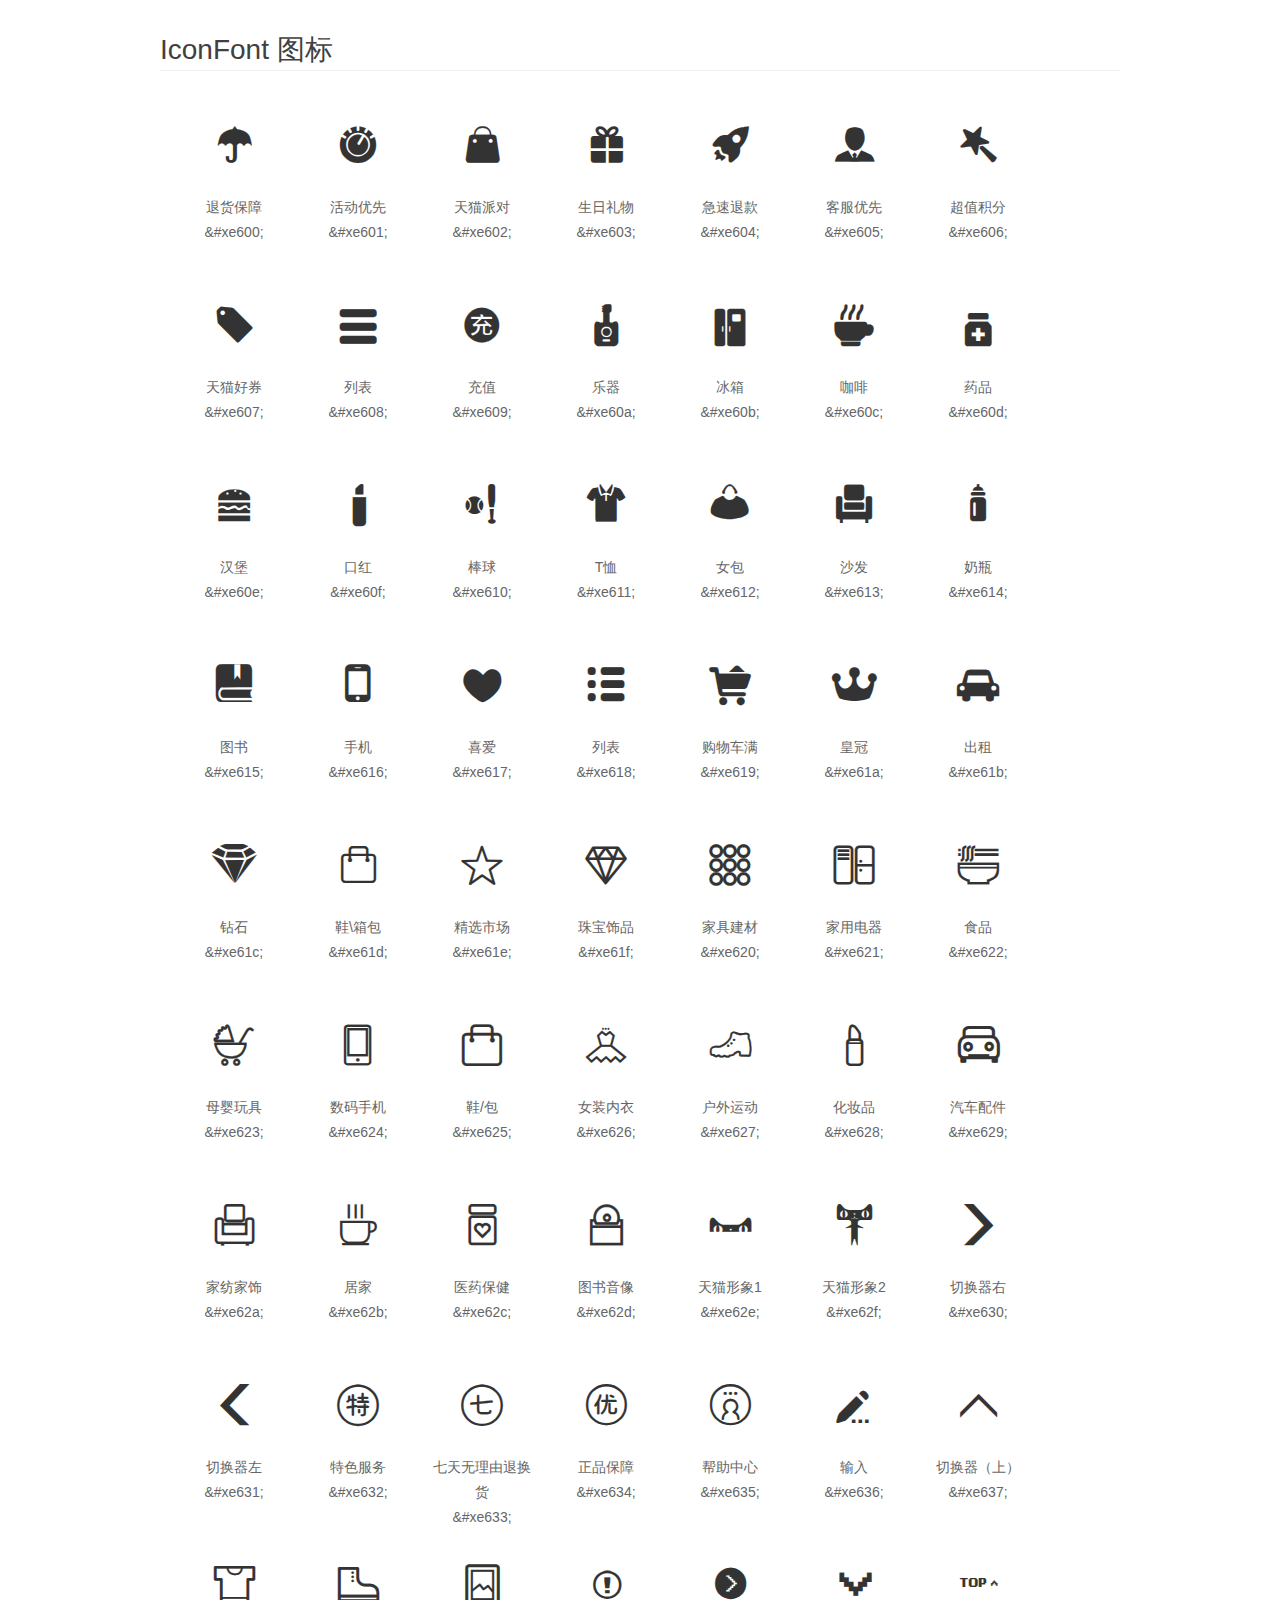
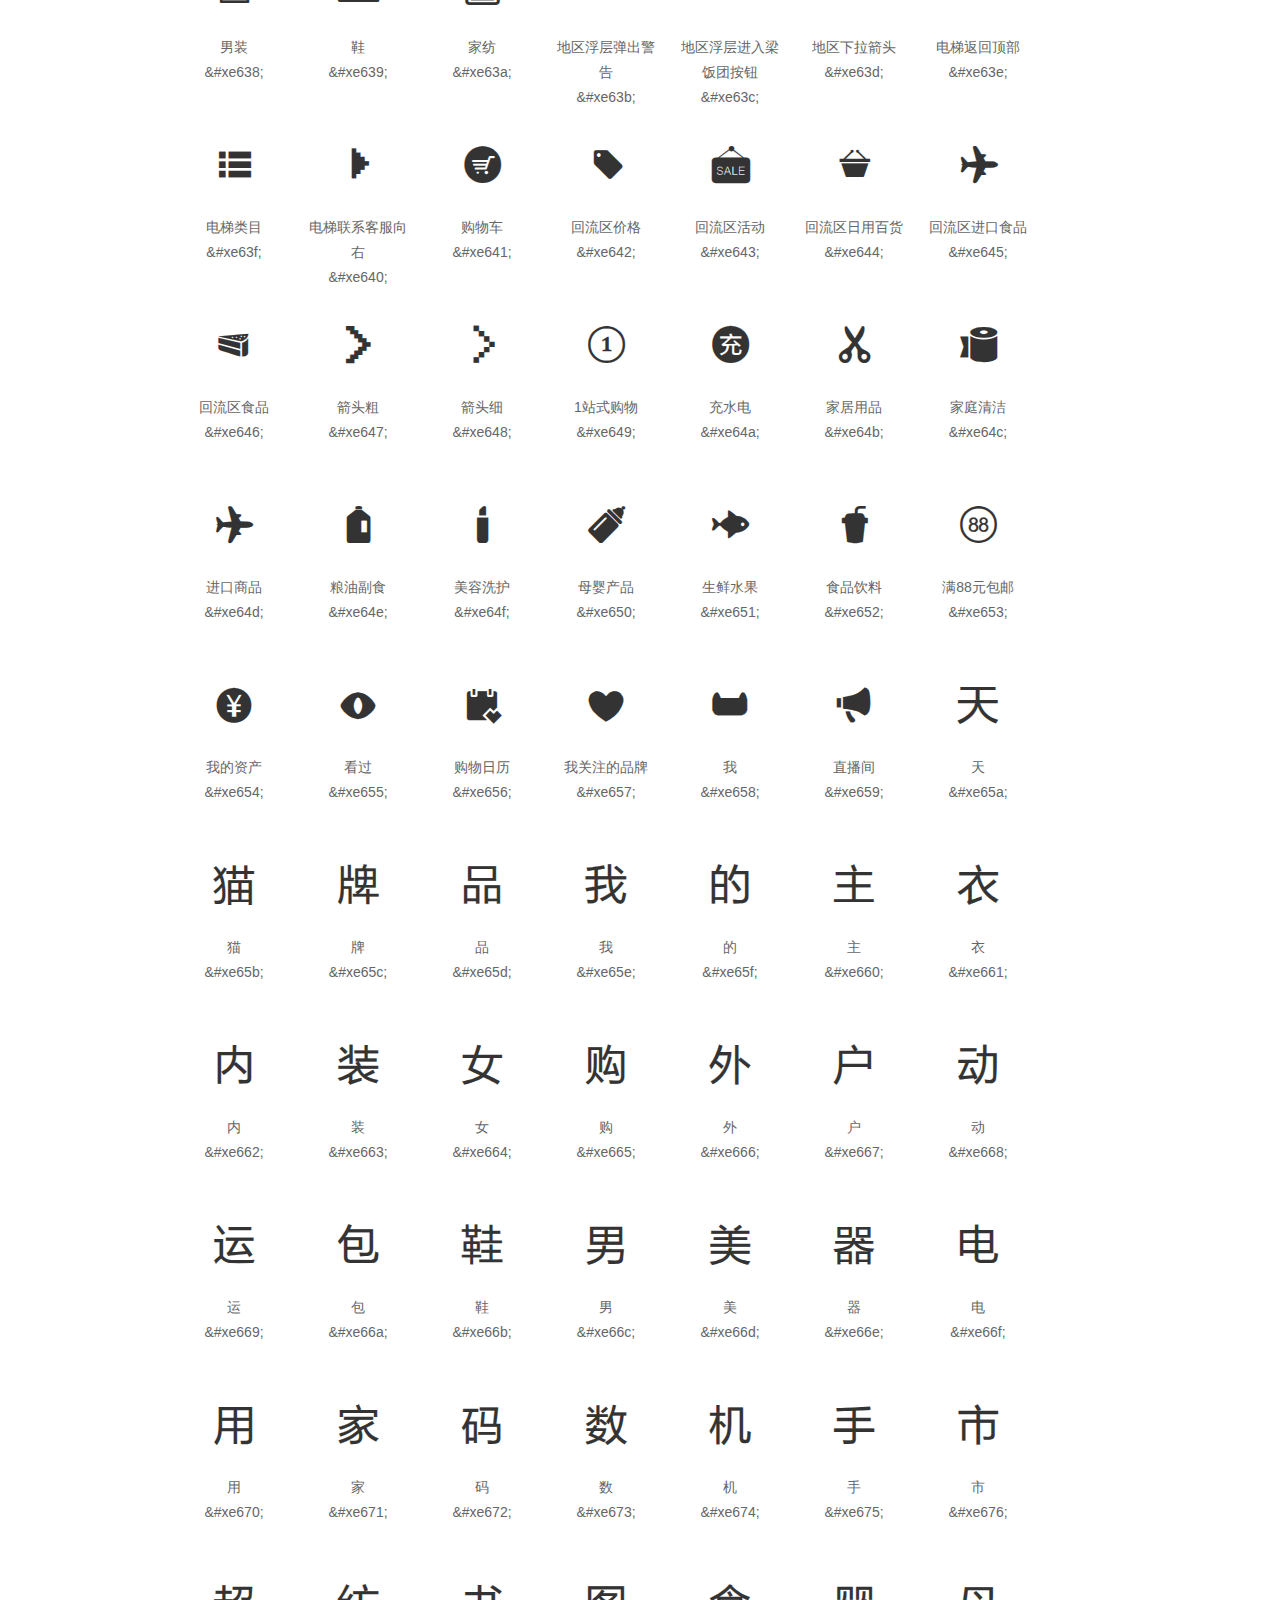
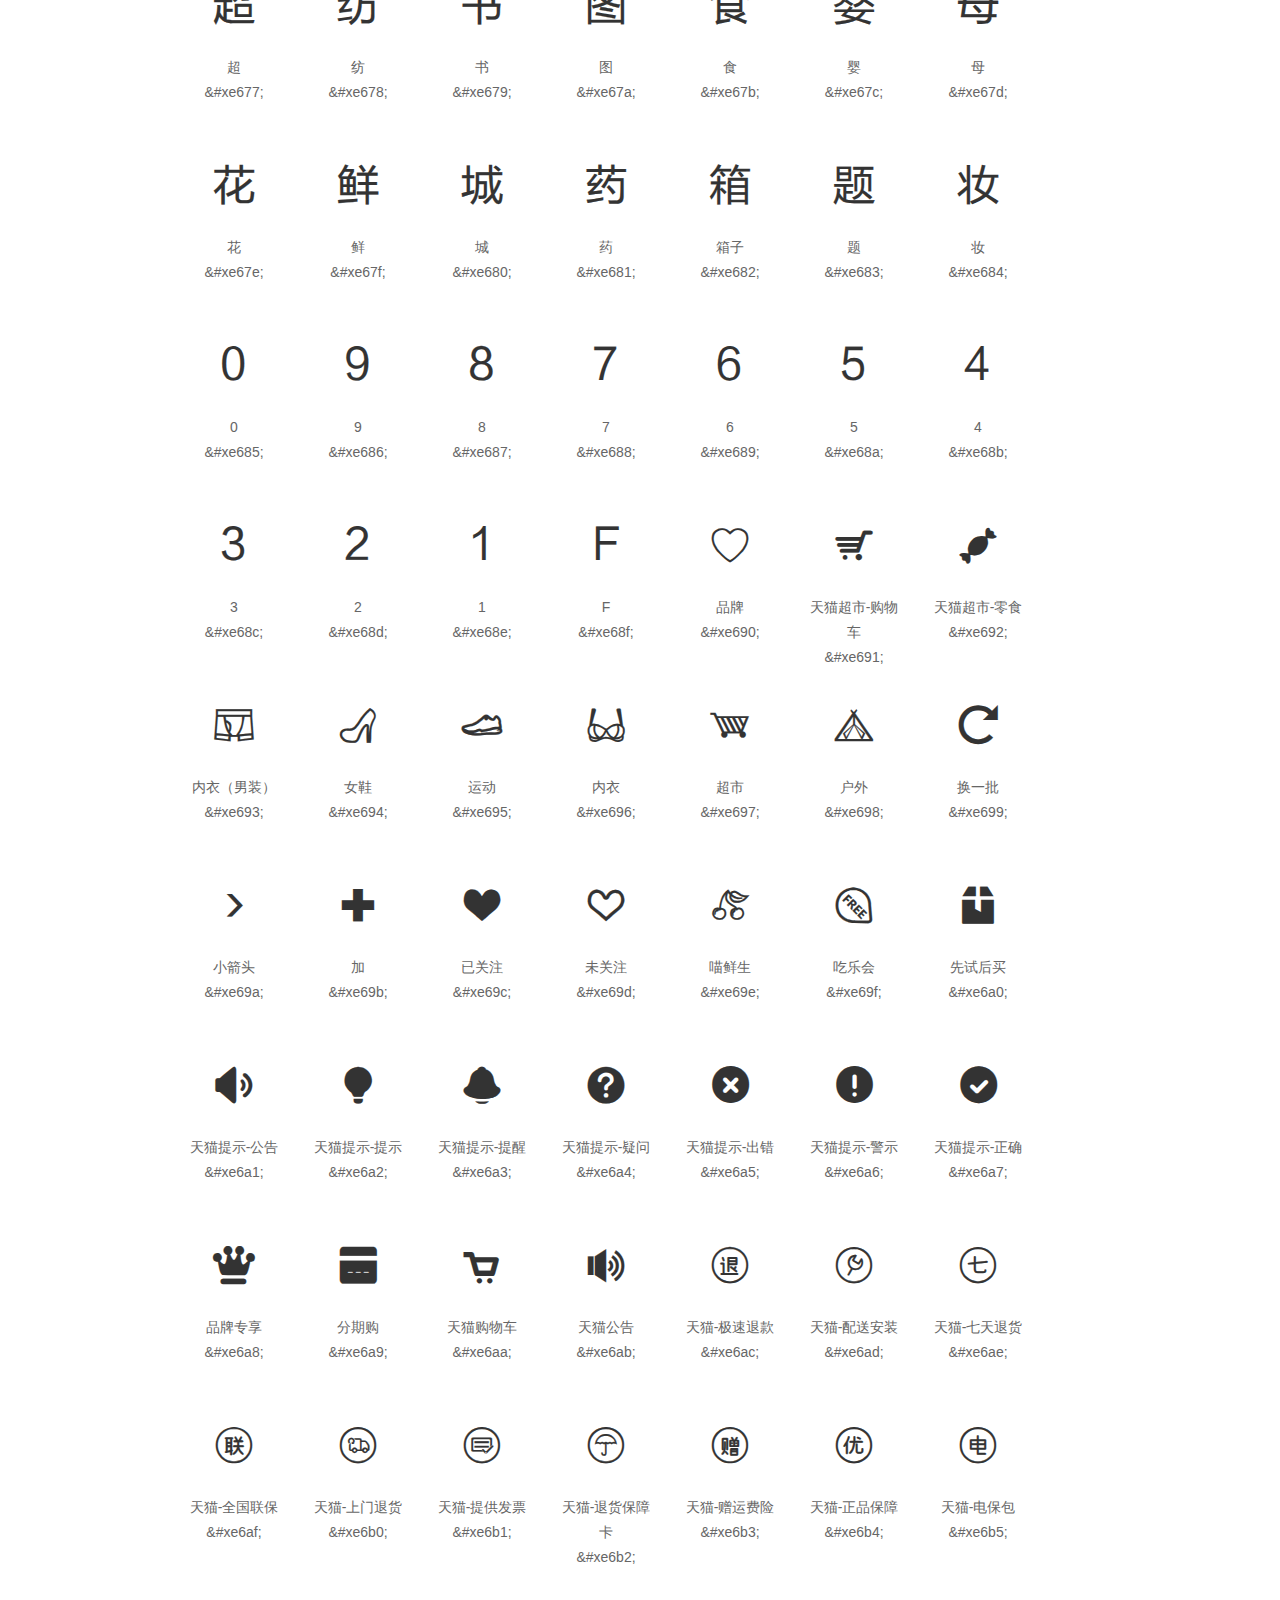
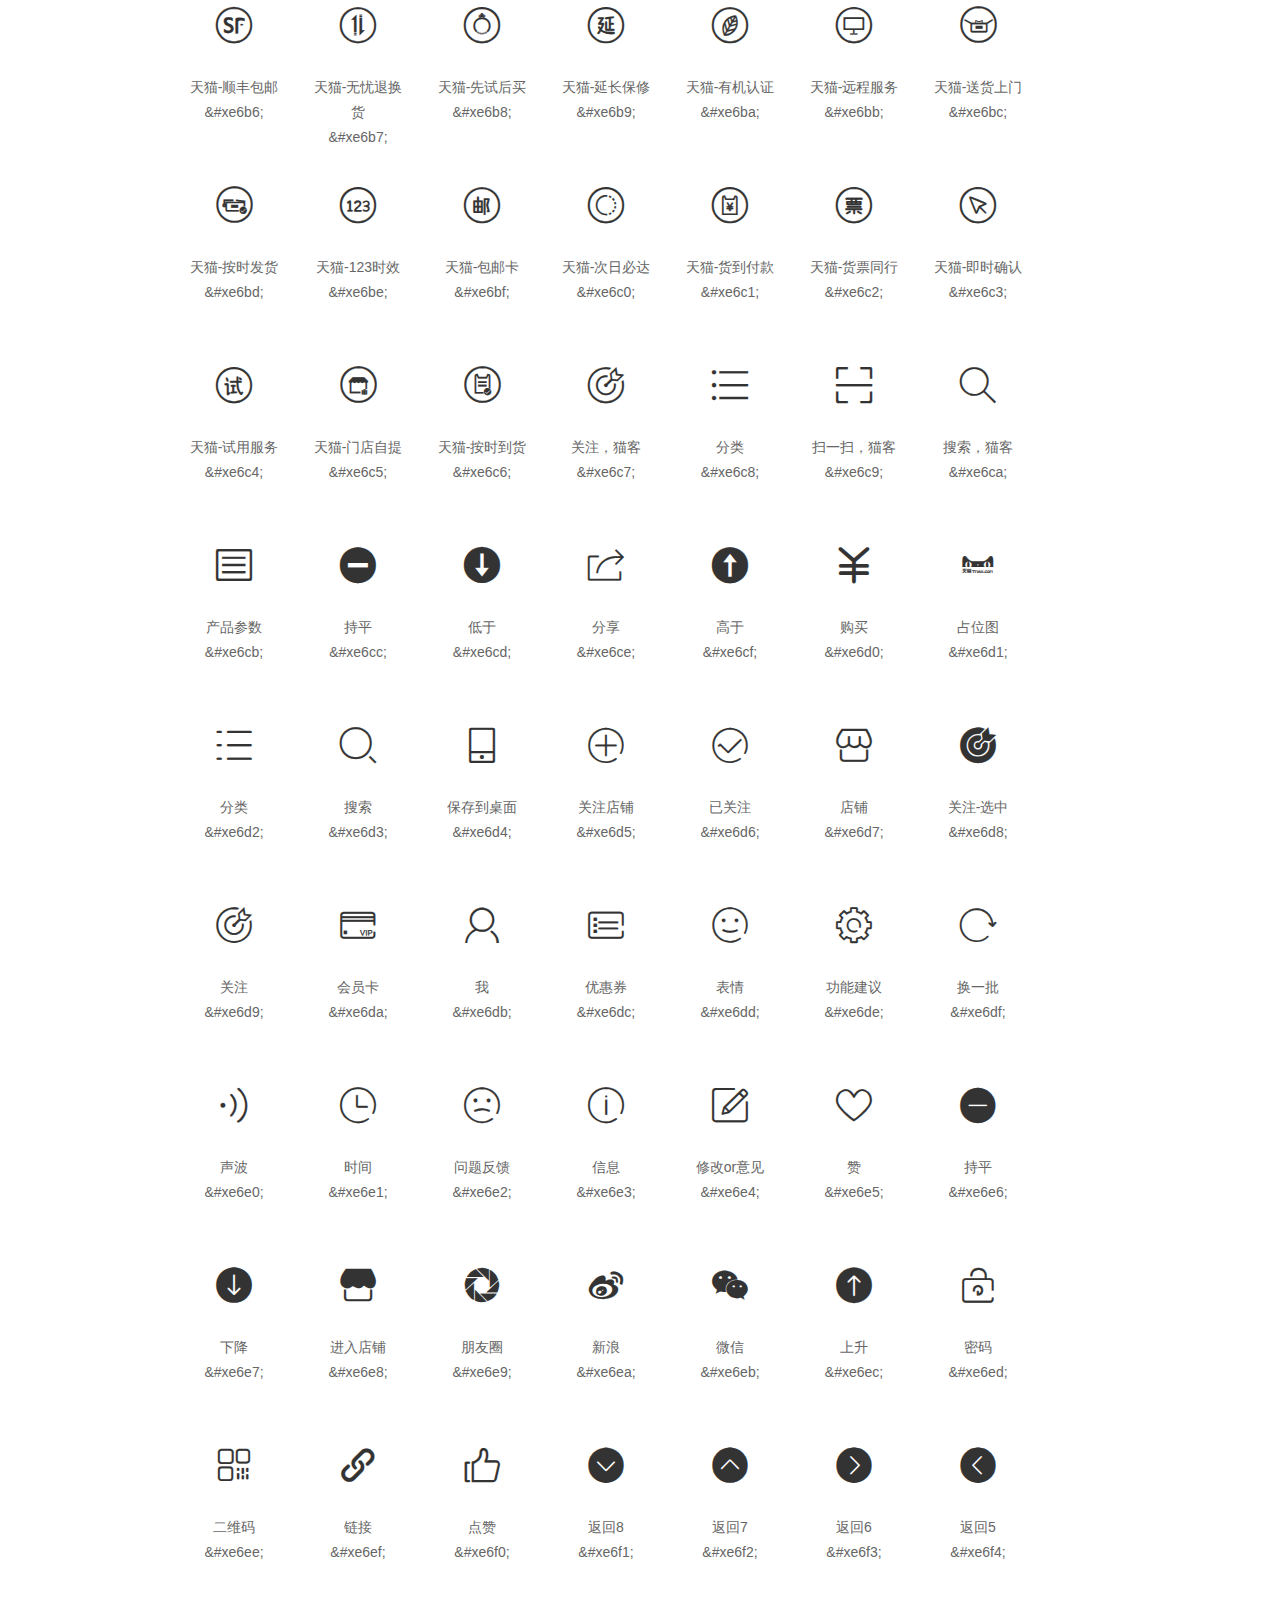
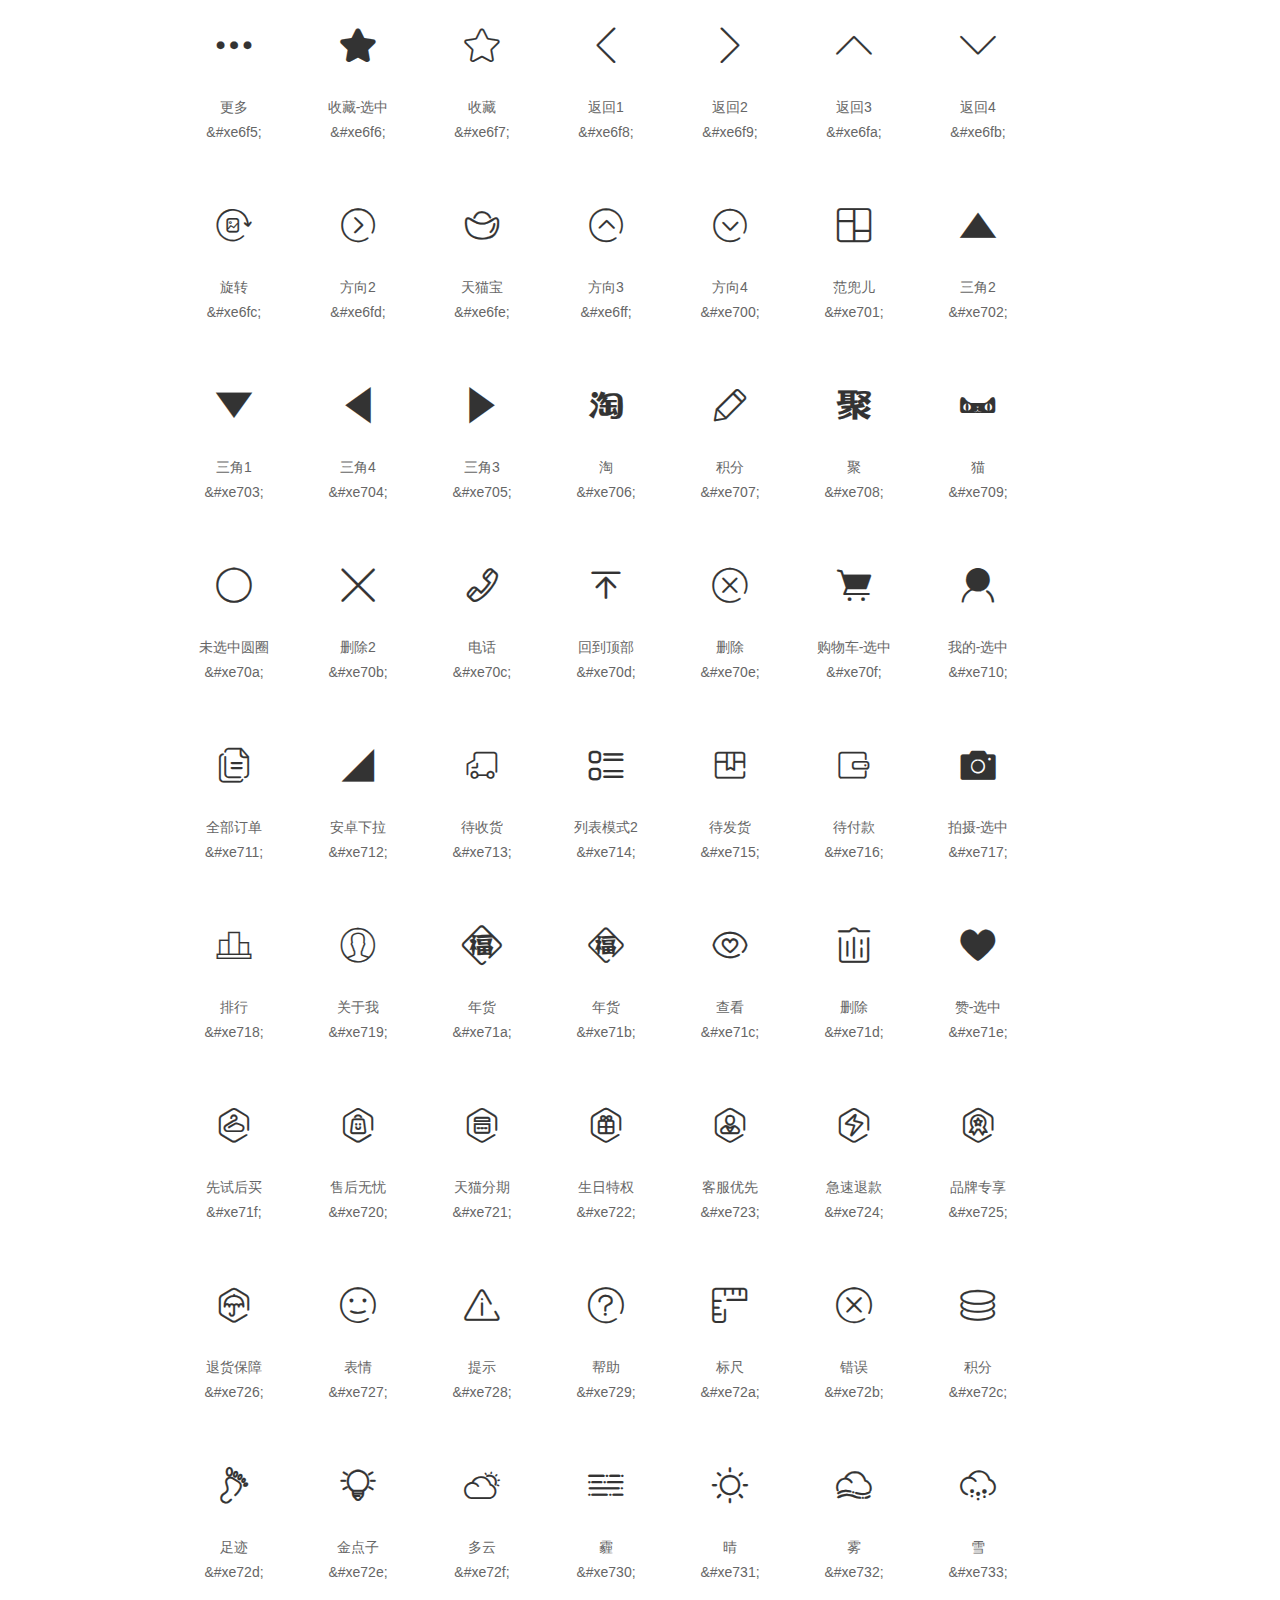
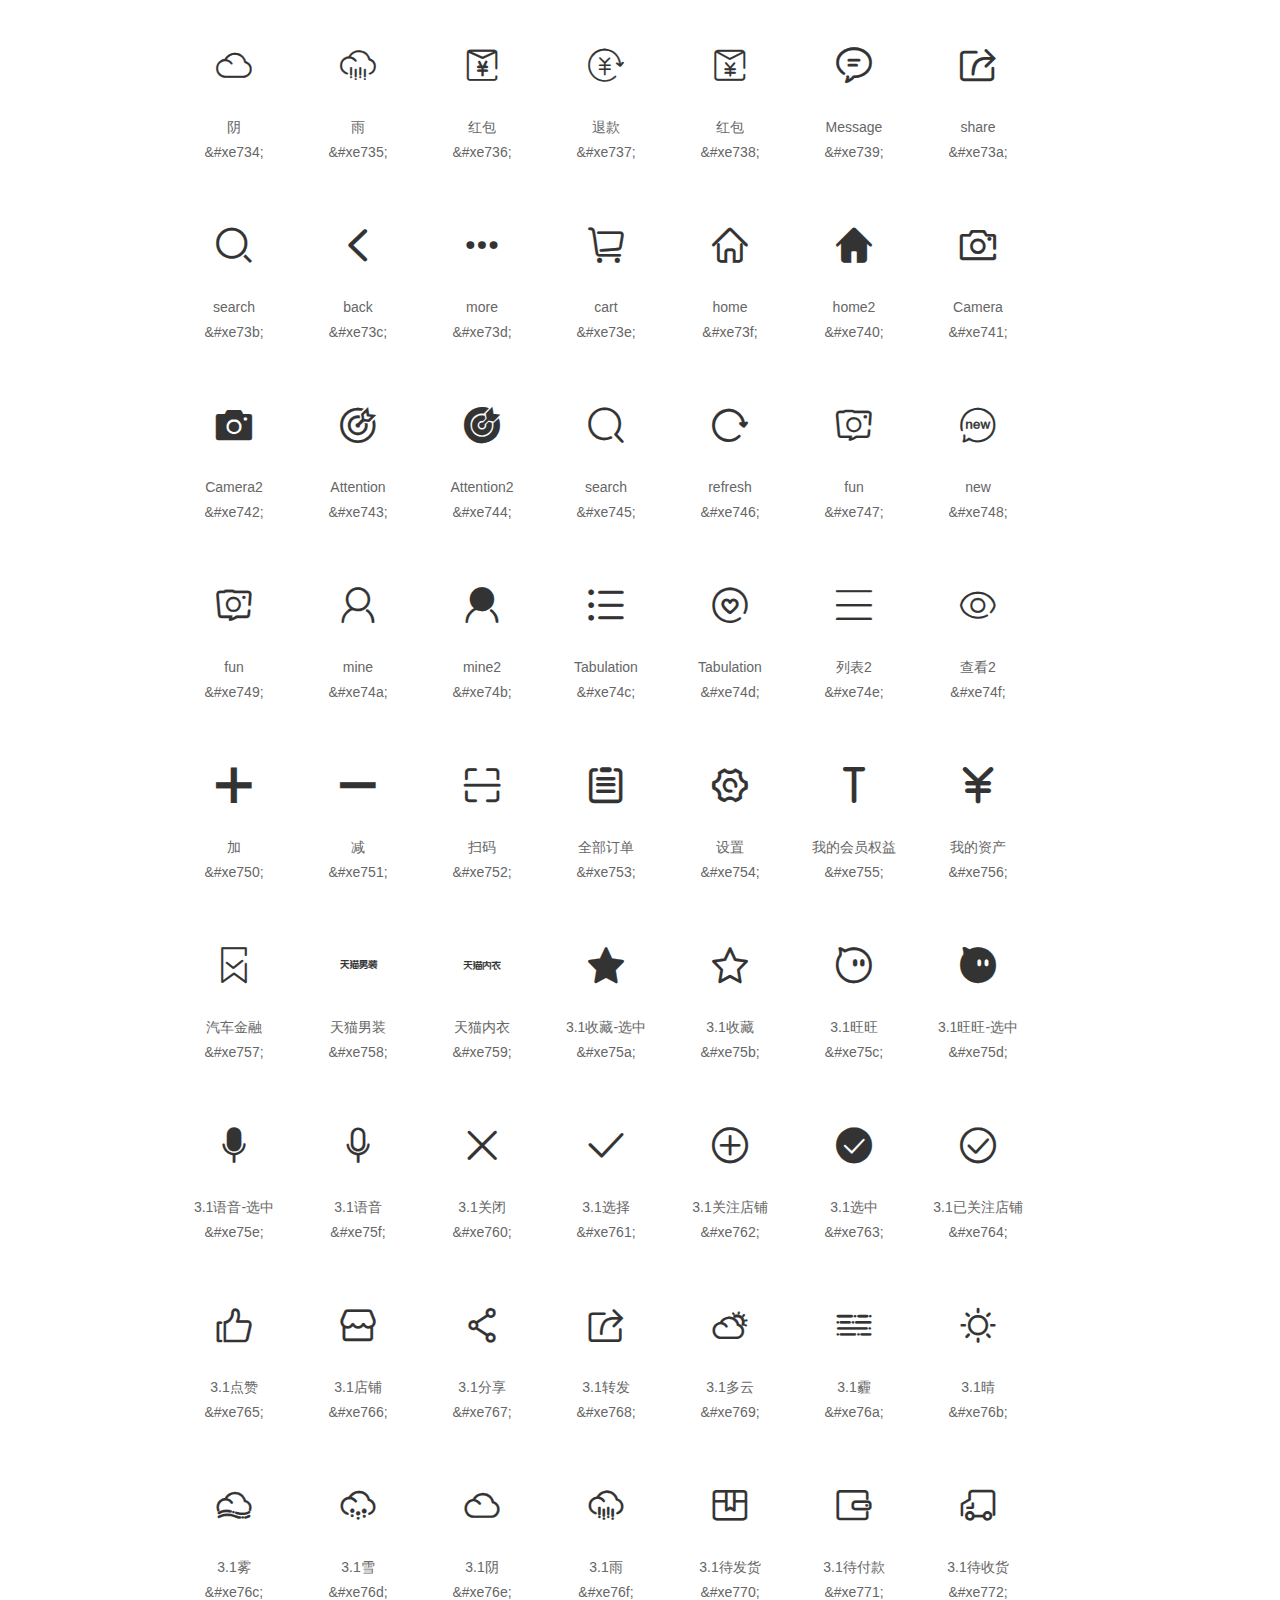
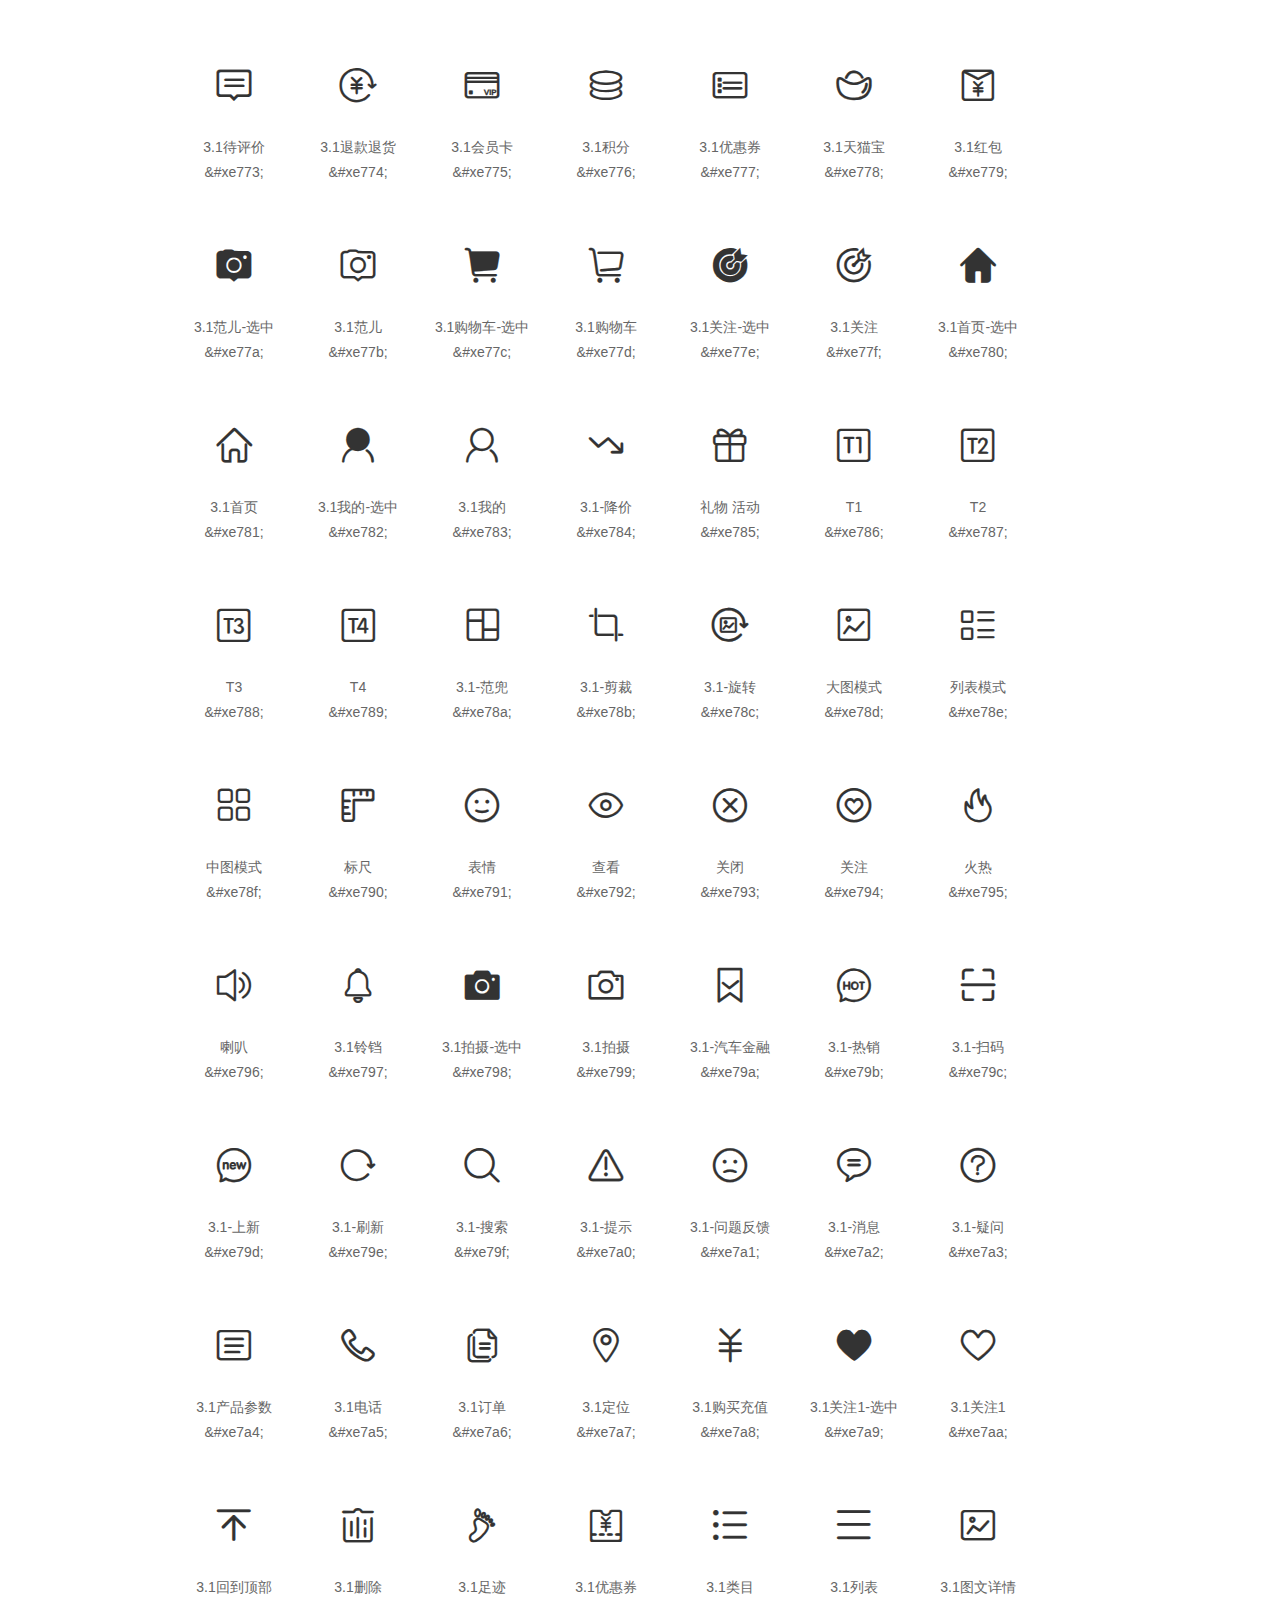
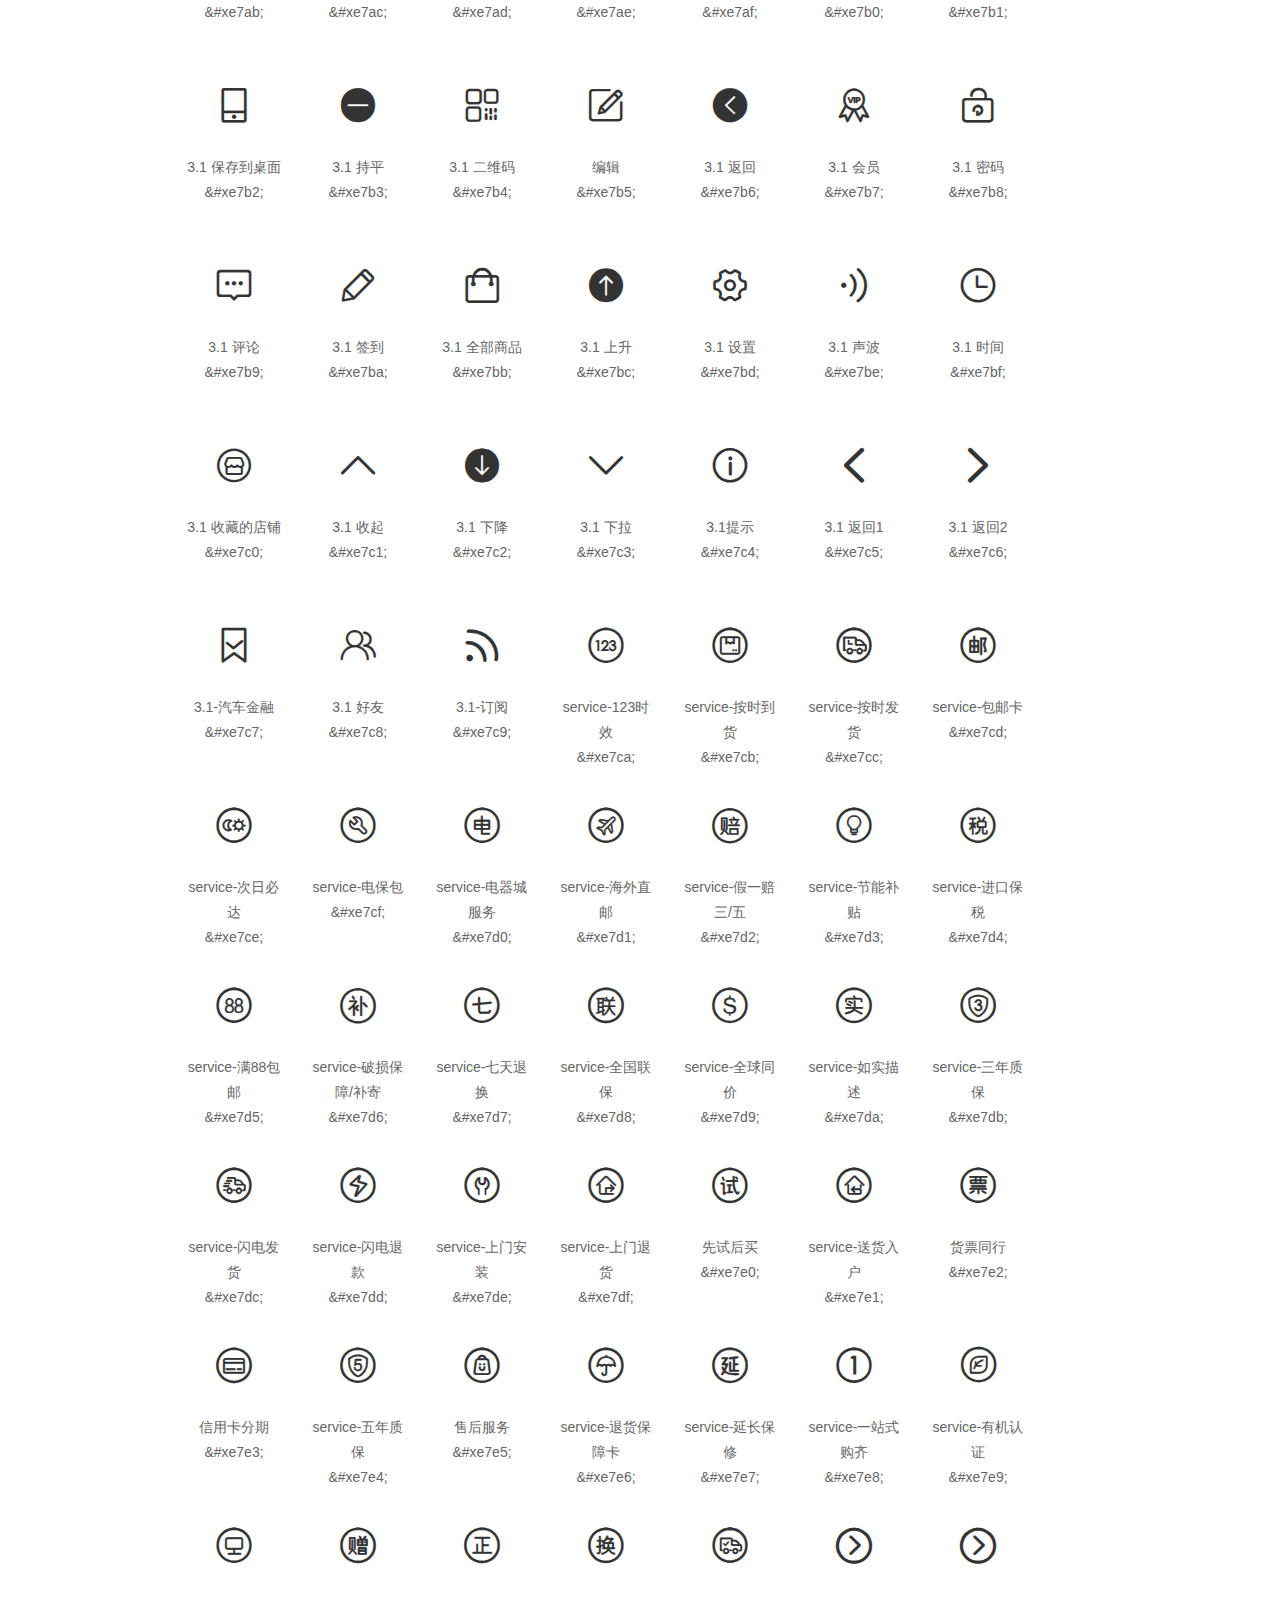
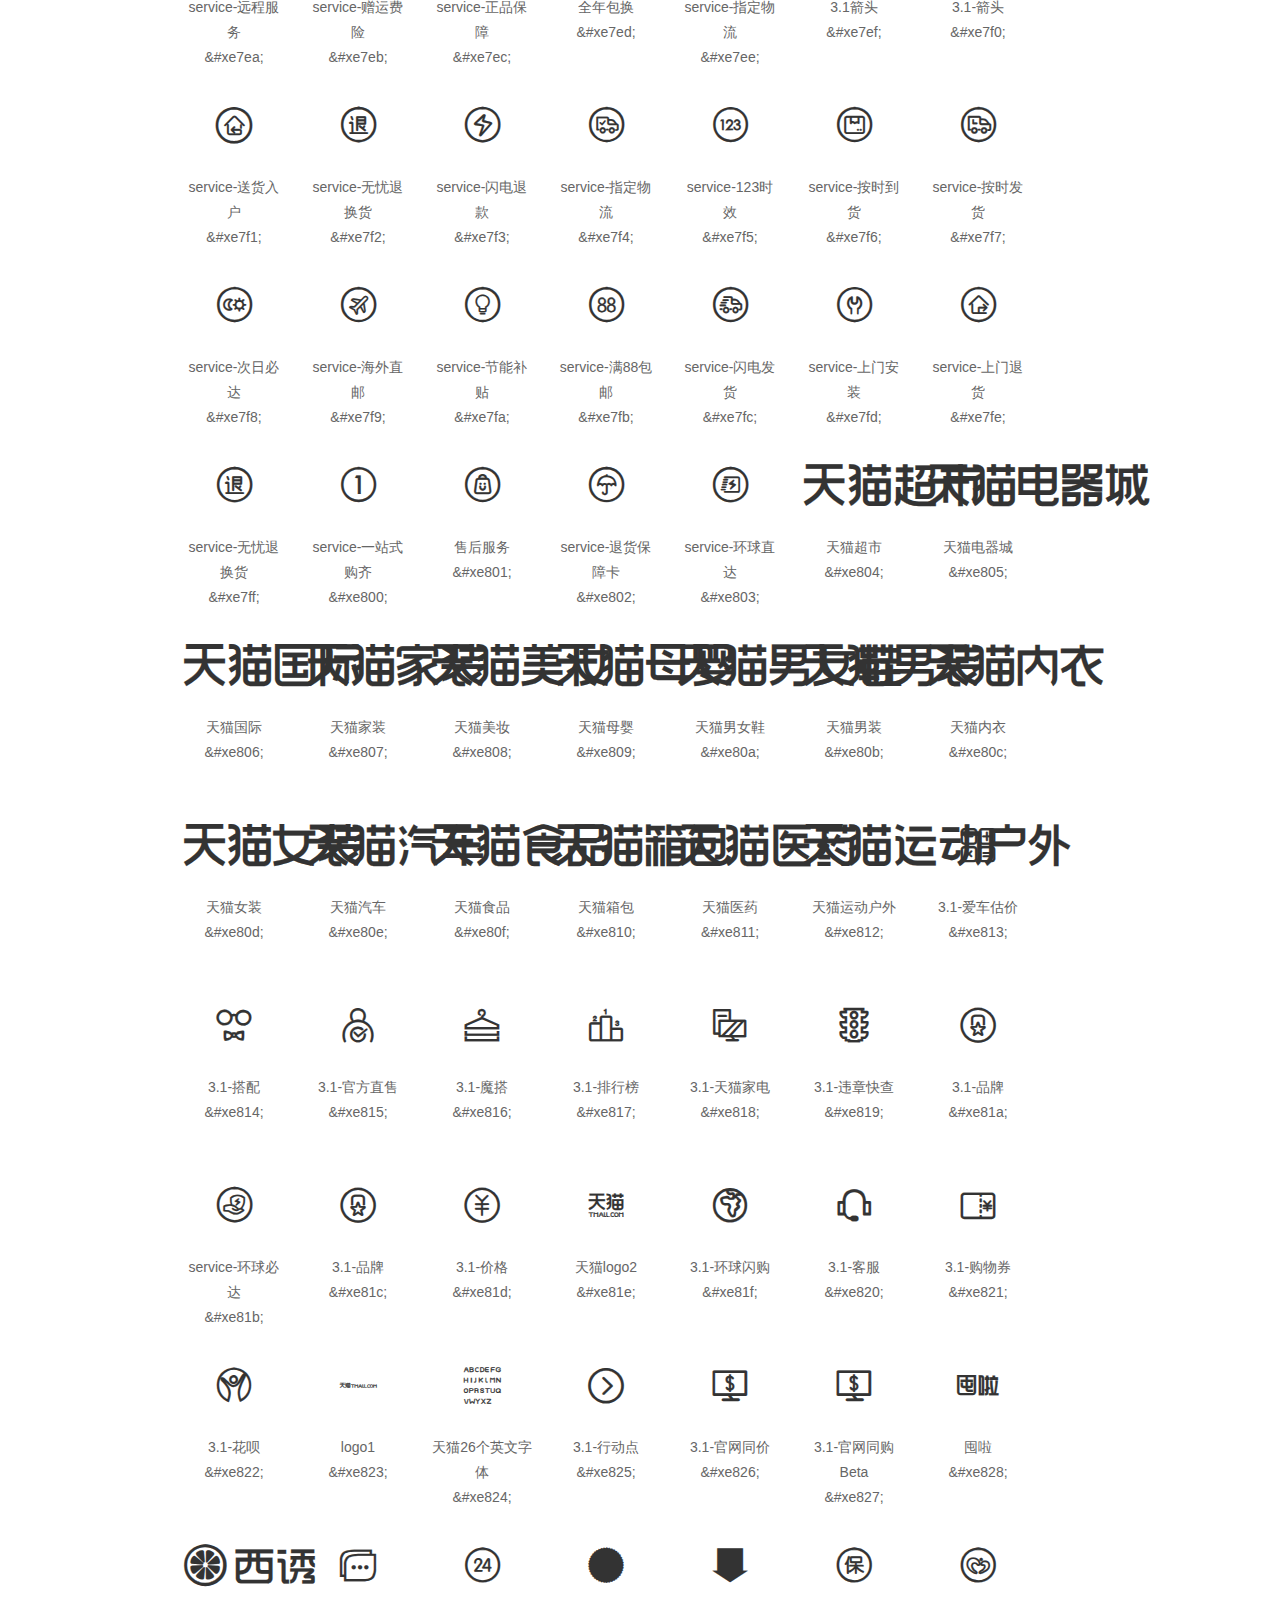
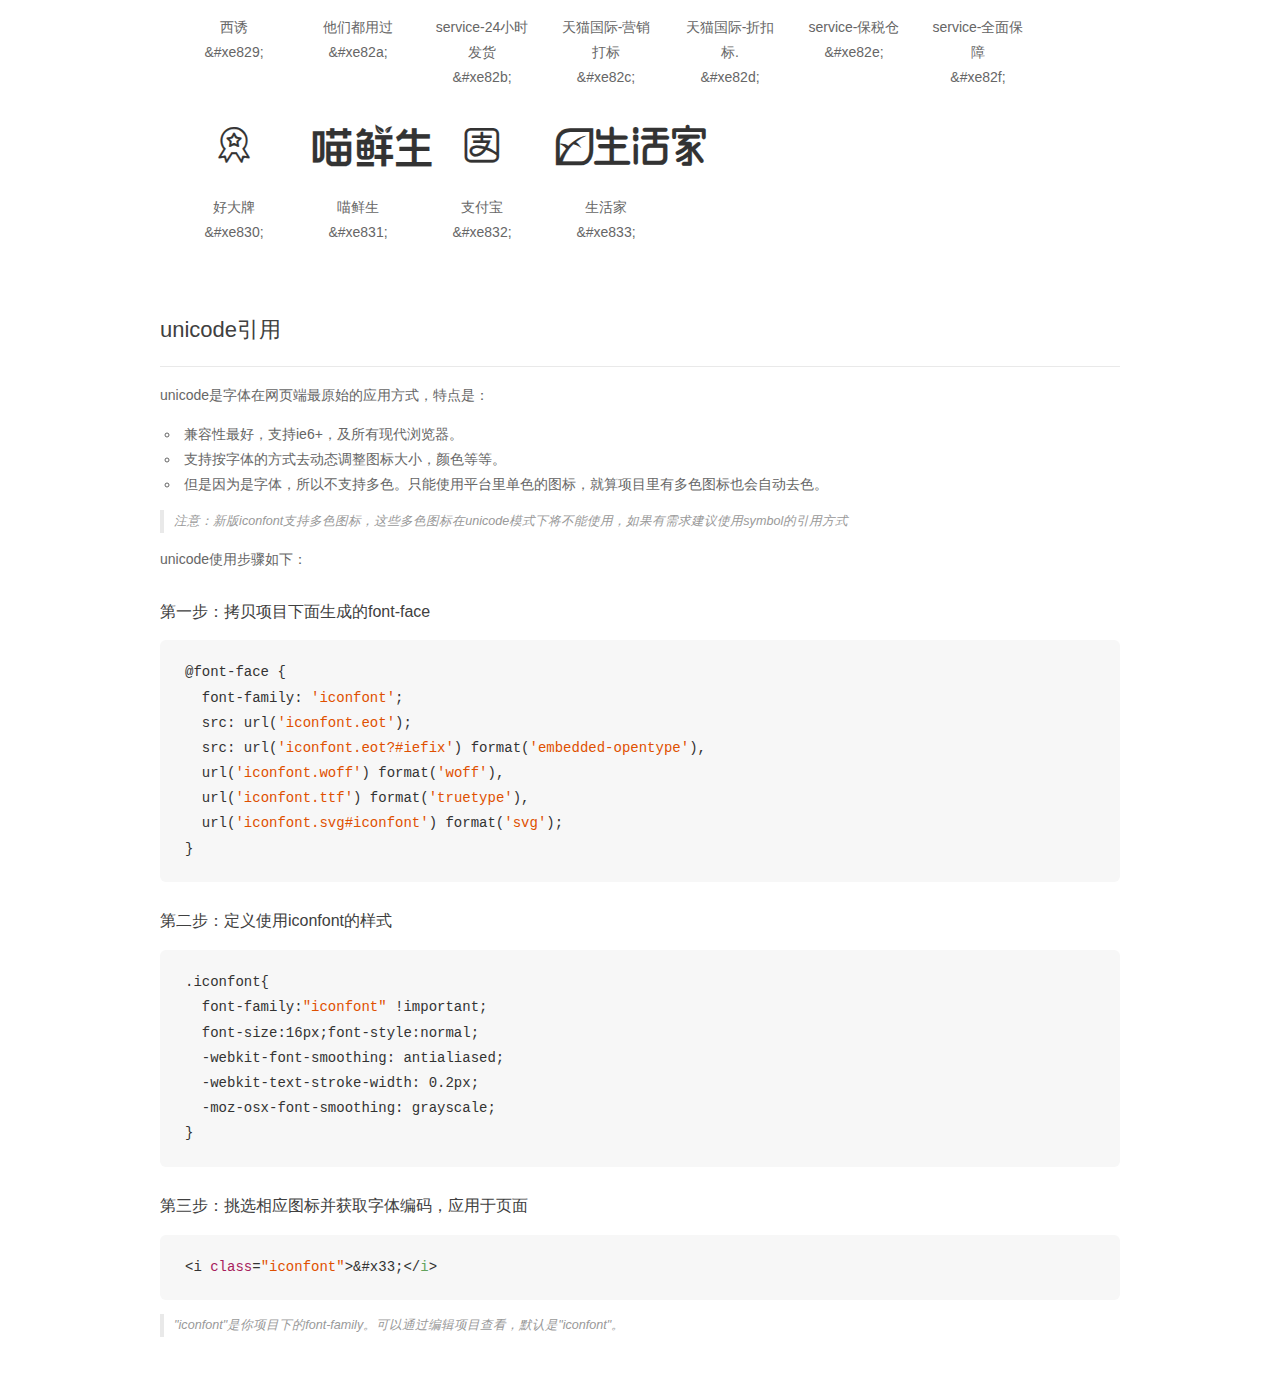
<file: iconfont1/demo_unicode.html>
<!DOCTYPE html>
<html>
<head>
    <meta charset="utf-8"/>
    <title>IconFont</title>
    <link rel="stylesheet" href="demo.css">

    <style type="text/css">

        @font-face {font-family: "iconfont";
          src: url('iconfont.eot'); /* IE9*/
          src: url('iconfont.eot#iefix') format('embedded-opentype'), /* IE6-IE8 */
          url('iconfont.woff') format('woff'), /* chrome, firefox */
          url('iconfont.ttf') format('truetype'), /* chrome, firefox, opera, Safari, Android, iOS 4.2+*/
          url('iconfont.svg#iconfont') format('svg'); /* iOS 4.1- */
        }

        .iconfont {
          font-family:"iconfont" !important;
          font-size:16px;
          font-style:normal;
          -webkit-font-smoothing: antialiased;
          -webkit-text-stroke-width: 0.2px;
          -moz-osx-font-smoothing: grayscale;
        }

    </style>
</head>
<body>
    <div class="main markdown">
        <h1>IconFont 图标</h1>
        <ul class="icon_lists clear">
            
                <li>
                <i class="icon iconfont">&#xe600;</i>
                    <div class="name">退货保障</div>
                    <div class="code">&amp;#xe600;</div>
                </li>
            
                <li>
                <i class="icon iconfont">&#xe601;</i>
                    <div class="name">活动优先</div>
                    <div class="code">&amp;#xe601;</div>
                </li>
            
                <li>
                <i class="icon iconfont">&#xe602;</i>
                    <div class="name">天猫派对</div>
                    <div class="code">&amp;#xe602;</div>
                </li>
            
                <li>
                <i class="icon iconfont">&#xe603;</i>
                    <div class="name">生日礼物</div>
                    <div class="code">&amp;#xe603;</div>
                </li>
            
                <li>
                <i class="icon iconfont">&#xe604;</i>
                    <div class="name">急速退款</div>
                    <div class="code">&amp;#xe604;</div>
                </li>
            
                <li>
                <i class="icon iconfont">&#xe605;</i>
                    <div class="name">客服优先</div>
                    <div class="code">&amp;#xe605;</div>
                </li>
            
                <li>
                <i class="icon iconfont">&#xe606;</i>
                    <div class="name">超值积分</div>
                    <div class="code">&amp;#xe606;</div>
                </li>
            
                <li>
                <i class="icon iconfont">&#xe607;</i>
                    <div class="name">天猫好券</div>
                    <div class="code">&amp;#xe607;</div>
                </li>
            
                <li>
                <i class="icon iconfont">&#xe608;</i>
                    <div class="name">列表</div>
                    <div class="code">&amp;#xe608;</div>
                </li>
            
                <li>
                <i class="icon iconfont">&#xe609;</i>
                    <div class="name">充值</div>
                    <div class="code">&amp;#xe609;</div>
                </li>
            
                <li>
                <i class="icon iconfont">&#xe60a;</i>
                    <div class="name">乐器</div>
                    <div class="code">&amp;#xe60a;</div>
                </li>
            
                <li>
                <i class="icon iconfont">&#xe60b;</i>
                    <div class="name">冰箱</div>
                    <div class="code">&amp;#xe60b;</div>
                </li>
            
                <li>
                <i class="icon iconfont">&#xe60c;</i>
                    <div class="name">咖啡</div>
                    <div class="code">&amp;#xe60c;</div>
                </li>
            
                <li>
                <i class="icon iconfont">&#xe60d;</i>
                    <div class="name">药品</div>
                    <div class="code">&amp;#xe60d;</div>
                </li>
            
                <li>
                <i class="icon iconfont">&#xe60e;</i>
                    <div class="name">汉堡</div>
                    <div class="code">&amp;#xe60e;</div>
                </li>
            
                <li>
                <i class="icon iconfont">&#xe60f;</i>
                    <div class="name">口红</div>
                    <div class="code">&amp;#xe60f;</div>
                </li>
            
                <li>
                <i class="icon iconfont">&#xe610;</i>
                    <div class="name">棒球</div>
                    <div class="code">&amp;#xe610;</div>
                </li>
            
                <li>
                <i class="icon iconfont">&#xe611;</i>
                    <div class="name">T恤</div>
                    <div class="code">&amp;#xe611;</div>
                </li>
            
                <li>
                <i class="icon iconfont">&#xe612;</i>
                    <div class="name">女包</div>
                    <div class="code">&amp;#xe612;</div>
                </li>
            
                <li>
                <i class="icon iconfont">&#xe613;</i>
                    <div class="name">沙发</div>
                    <div class="code">&amp;#xe613;</div>
                </li>
            
                <li>
                <i class="icon iconfont">&#xe614;</i>
                    <div class="name">奶瓶</div>
                    <div class="code">&amp;#xe614;</div>
                </li>
            
                <li>
                <i class="icon iconfont">&#xe615;</i>
                    <div class="name">图书</div>
                    <div class="code">&amp;#xe615;</div>
                </li>
            
                <li>
                <i class="icon iconfont">&#xe616;</i>
                    <div class="name">手机</div>
                    <div class="code">&amp;#xe616;</div>
                </li>
            
                <li>
                <i class="icon iconfont">&#xe617;</i>
                    <div class="name">喜爱</div>
                    <div class="code">&amp;#xe617;</div>
                </li>
            
                <li>
                <i class="icon iconfont">&#xe618;</i>
                    <div class="name">列表</div>
                    <div class="code">&amp;#xe618;</div>
                </li>
            
                <li>
                <i class="icon iconfont">&#xe619;</i>
                    <div class="name">购物车满</div>
                    <div class="code">&amp;#xe619;</div>
                </li>
            
                <li>
                <i class="icon iconfont">&#xe61a;</i>
                    <div class="name">皇冠</div>
                    <div class="code">&amp;#xe61a;</div>
                </li>
            
                <li>
                <i class="icon iconfont">&#xe61b;</i>
                    <div class="name">出租</div>
                    <div class="code">&amp;#xe61b;</div>
                </li>
            
                <li>
                <i class="icon iconfont">&#xe61c;</i>
                    <div class="name">钻石</div>
                    <div class="code">&amp;#xe61c;</div>
                </li>
            
                <li>
                <i class="icon iconfont">&#xe61d;</i>
                    <div class="name">鞋\箱包</div>
                    <div class="code">&amp;#xe61d;</div>
                </li>
            
                <li>
                <i class="icon iconfont">&#xe61e;</i>
                    <div class="name">精选市场</div>
                    <div class="code">&amp;#xe61e;</div>
                </li>
            
                <li>
                <i class="icon iconfont">&#xe61f;</i>
                    <div class="name">珠宝饰品</div>
                    <div class="code">&amp;#xe61f;</div>
                </li>
            
                <li>
                <i class="icon iconfont">&#xe620;</i>
                    <div class="name">家具建材</div>
                    <div class="code">&amp;#xe620;</div>
                </li>
            
                <li>
                <i class="icon iconfont">&#xe621;</i>
                    <div class="name">家用电器</div>
                    <div class="code">&amp;#xe621;</div>
                </li>
            
                <li>
                <i class="icon iconfont">&#xe622;</i>
                    <div class="name">食品</div>
                    <div class="code">&amp;#xe622;</div>
                </li>
            
                <li>
                <i class="icon iconfont">&#xe623;</i>
                    <div class="name">母婴玩具</div>
                    <div class="code">&amp;#xe623;</div>
                </li>
            
                <li>
                <i class="icon iconfont">&#xe624;</i>
                    <div class="name">数码手机</div>
                    <div class="code">&amp;#xe624;</div>
                </li>
            
                <li>
                <i class="icon iconfont">&#xe625;</i>
                    <div class="name">鞋/包</div>
                    <div class="code">&amp;#xe625;</div>
                </li>
            
                <li>
                <i class="icon iconfont">&#xe626;</i>
                    <div class="name">女装内衣</div>
                    <div class="code">&amp;#xe626;</div>
                </li>
            
                <li>
                <i class="icon iconfont">&#xe627;</i>
                    <div class="name">户外运动</div>
                    <div class="code">&amp;#xe627;</div>
                </li>
            
                <li>
                <i class="icon iconfont">&#xe628;</i>
                    <div class="name">化妆品</div>
                    <div class="code">&amp;#xe628;</div>
                </li>
            
                <li>
                <i class="icon iconfont">&#xe629;</i>
                    <div class="name">汽车配件</div>
                    <div class="code">&amp;#xe629;</div>
                </li>
            
                <li>
                <i class="icon iconfont">&#xe62a;</i>
                    <div class="name">家纺家饰</div>
                    <div class="code">&amp;#xe62a;</div>
                </li>
            
                <li>
                <i class="icon iconfont">&#xe62b;</i>
                    <div class="name">居家</div>
                    <div class="code">&amp;#xe62b;</div>
                </li>
            
                <li>
                <i class="icon iconfont">&#xe62c;</i>
                    <div class="name">医药保健</div>
                    <div class="code">&amp;#xe62c;</div>
                </li>
            
                <li>
                <i class="icon iconfont">&#xe62d;</i>
                    <div class="name">图书音像</div>
                    <div class="code">&amp;#xe62d;</div>
                </li>
            
                <li>
                <i class="icon iconfont">&#xe62e;</i>
                    <div class="name">天猫形象1</div>
                    <div class="code">&amp;#xe62e;</div>
                </li>
            
                <li>
                <i class="icon iconfont">&#xe62f;</i>
                    <div class="name">天猫形象2</div>
                    <div class="code">&amp;#xe62f;</div>
                </li>
            
                <li>
                <i class="icon iconfont">&#xe630;</i>
                    <div class="name">切换器右</div>
                    <div class="code">&amp;#xe630;</div>
                </li>
            
                <li>
                <i class="icon iconfont">&#xe631;</i>
                    <div class="name">切换器左</div>
                    <div class="code">&amp;#xe631;</div>
                </li>
            
                <li>
                <i class="icon iconfont">&#xe632;</i>
                    <div class="name">特色服务</div>
                    <div class="code">&amp;#xe632;</div>
                </li>
            
                <li>
                <i class="icon iconfont">&#xe633;</i>
                    <div class="name">七天无理由退换货</div>
                    <div class="code">&amp;#xe633;</div>
                </li>
            
                <li>
                <i class="icon iconfont">&#xe634;</i>
                    <div class="name">正品保障</div>
                    <div class="code">&amp;#xe634;</div>
                </li>
            
                <li>
                <i class="icon iconfont">&#xe635;</i>
                    <div class="name">帮助中心</div>
                    <div class="code">&amp;#xe635;</div>
                </li>
            
                <li>
                <i class="icon iconfont">&#xe636;</i>
                    <div class="name">输入</div>
                    <div class="code">&amp;#xe636;</div>
                </li>
            
                <li>
                <i class="icon iconfont">&#xe637;</i>
                    <div class="name">切换器（上）</div>
                    <div class="code">&amp;#xe637;</div>
                </li>
            
                <li>
                <i class="icon iconfont">&#xe638;</i>
                    <div class="name">男装</div>
                    <div class="code">&amp;#xe638;</div>
                </li>
            
                <li>
                <i class="icon iconfont">&#xe639;</i>
                    <div class="name">鞋</div>
                    <div class="code">&amp;#xe639;</div>
                </li>
            
                <li>
                <i class="icon iconfont">&#xe63a;</i>
                    <div class="name">家纺</div>
                    <div class="code">&amp;#xe63a;</div>
                </li>
            
                <li>
                <i class="icon iconfont">&#xe63b;</i>
                    <div class="name">地区浮层弹出警告</div>
                    <div class="code">&amp;#xe63b;</div>
                </li>
            
                <li>
                <i class="icon iconfont">&#xe63c;</i>
                    <div class="name">地区浮层进入梁饭团按钮</div>
                    <div class="code">&amp;#xe63c;</div>
                </li>
            
                <li>
                <i class="icon iconfont">&#xe63d;</i>
                    <div class="name">地区下拉箭头</div>
                    <div class="code">&amp;#xe63d;</div>
                </li>
            
                <li>
                <i class="icon iconfont">&#xe63e;</i>
                    <div class="name">电梯返回顶部</div>
                    <div class="code">&amp;#xe63e;</div>
                </li>
            
                <li>
                <i class="icon iconfont">&#xe63f;</i>
                    <div class="name">电梯类目</div>
                    <div class="code">&amp;#xe63f;</div>
                </li>
            
                <li>
                <i class="icon iconfont">&#xe640;</i>
                    <div class="name">电梯联系客服向右</div>
                    <div class="code">&amp;#xe640;</div>
                </li>
            
                <li>
                <i class="icon iconfont">&#xe641;</i>
                    <div class="name">购物车</div>
                    <div class="code">&amp;#xe641;</div>
                </li>
            
                <li>
                <i class="icon iconfont">&#xe642;</i>
                    <div class="name">回流区价格</div>
                    <div class="code">&amp;#xe642;</div>
                </li>
            
                <li>
                <i class="icon iconfont">&#xe643;</i>
                    <div class="name">回流区活动</div>
                    <div class="code">&amp;#xe643;</div>
                </li>
            
                <li>
                <i class="icon iconfont">&#xe644;</i>
                    <div class="name">回流区日用百货</div>
                    <div class="code">&amp;#xe644;</div>
                </li>
            
                <li>
                <i class="icon iconfont">&#xe645;</i>
                    <div class="name">回流区进口食品</div>
                    <div class="code">&amp;#xe645;</div>
                </li>
            
                <li>
                <i class="icon iconfont">&#xe646;</i>
                    <div class="name">回流区食品</div>
                    <div class="code">&amp;#xe646;</div>
                </li>
            
                <li>
                <i class="icon iconfont">&#xe647;</i>
                    <div class="name">箭头粗</div>
                    <div class="code">&amp;#xe647;</div>
                </li>
            
                <li>
                <i class="icon iconfont">&#xe648;</i>
                    <div class="name">箭头细</div>
                    <div class="code">&amp;#xe648;</div>
                </li>
            
                <li>
                <i class="icon iconfont">&#xe649;</i>
                    <div class="name">1站式购物</div>
                    <div class="code">&amp;#xe649;</div>
                </li>
            
                <li>
                <i class="icon iconfont">&#xe64a;</i>
                    <div class="name">充水电</div>
                    <div class="code">&amp;#xe64a;</div>
                </li>
            
                <li>
                <i class="icon iconfont">&#xe64b;</i>
                    <div class="name">家居用品</div>
                    <div class="code">&amp;#xe64b;</div>
                </li>
            
                <li>
                <i class="icon iconfont">&#xe64c;</i>
                    <div class="name">家庭清洁</div>
                    <div class="code">&amp;#xe64c;</div>
                </li>
            
                <li>
                <i class="icon iconfont">&#xe64d;</i>
                    <div class="name">进口商品</div>
                    <div class="code">&amp;#xe64d;</div>
                </li>
            
                <li>
                <i class="icon iconfont">&#xe64e;</i>
                    <div class="name">粮油副食</div>
                    <div class="code">&amp;#xe64e;</div>
                </li>
            
                <li>
                <i class="icon iconfont">&#xe64f;</i>
                    <div class="name">美容洗护</div>
                    <div class="code">&amp;#xe64f;</div>
                </li>
            
                <li>
                <i class="icon iconfont">&#xe650;</i>
                    <div class="name">母婴产品</div>
                    <div class="code">&amp;#xe650;</div>
                </li>
            
                <li>
                <i class="icon iconfont">&#xe651;</i>
                    <div class="name">生鲜水果</div>
                    <div class="code">&amp;#xe651;</div>
                </li>
            
                <li>
                <i class="icon iconfont">&#xe652;</i>
                    <div class="name">食品饮料</div>
                    <div class="code">&amp;#xe652;</div>
                </li>
            
                <li>
                <i class="icon iconfont">&#xe653;</i>
                    <div class="name">满88元包邮</div>
                    <div class="code">&amp;#xe653;</div>
                </li>
            
                <li>
                <i class="icon iconfont">&#xe654;</i>
                    <div class="name">我的资产</div>
                    <div class="code">&amp;#xe654;</div>
                </li>
            
                <li>
                <i class="icon iconfont">&#xe655;</i>
                    <div class="name">看过</div>
                    <div class="code">&amp;#xe655;</div>
                </li>
            
                <li>
                <i class="icon iconfont">&#xe656;</i>
                    <div class="name">购物日历</div>
                    <div class="code">&amp;#xe656;</div>
                </li>
            
                <li>
                <i class="icon iconfont">&#xe657;</i>
                    <div class="name">我关注的品牌</div>
                    <div class="code">&amp;#xe657;</div>
                </li>
            
                <li>
                <i class="icon iconfont">&#xe658;</i>
                    <div class="name">我</div>
                    <div class="code">&amp;#xe658;</div>
                </li>
            
                <li>
                <i class="icon iconfont">&#xe659;</i>
                    <div class="name">直播间</div>
                    <div class="code">&amp;#xe659;</div>
                </li>
            
                <li>
                <i class="icon iconfont">&#xe65a;</i>
                    <div class="name">天</div>
                    <div class="code">&amp;#xe65a;</div>
                </li>
            
                <li>
                <i class="icon iconfont">&#xe65b;</i>
                    <div class="name">猫</div>
                    <div class="code">&amp;#xe65b;</div>
                </li>
            
                <li>
                <i class="icon iconfont">&#xe65c;</i>
                    <div class="name">牌</div>
                    <div class="code">&amp;#xe65c;</div>
                </li>
            
                <li>
                <i class="icon iconfont">&#xe65d;</i>
                    <div class="name">品</div>
                    <div class="code">&amp;#xe65d;</div>
                </li>
            
                <li>
                <i class="icon iconfont">&#xe65e;</i>
                    <div class="name">我</div>
                    <div class="code">&amp;#xe65e;</div>
                </li>
            
                <li>
                <i class="icon iconfont">&#xe65f;</i>
                    <div class="name">的</div>
                    <div class="code">&amp;#xe65f;</div>
                </li>
            
                <li>
                <i class="icon iconfont">&#xe660;</i>
                    <div class="name">主</div>
                    <div class="code">&amp;#xe660;</div>
                </li>
            
                <li>
                <i class="icon iconfont">&#xe661;</i>
                    <div class="name">衣</div>
                    <div class="code">&amp;#xe661;</div>
                </li>
            
                <li>
                <i class="icon iconfont">&#xe662;</i>
                    <div class="name">内</div>
                    <div class="code">&amp;#xe662;</div>
                </li>
            
                <li>
                <i class="icon iconfont">&#xe663;</i>
                    <div class="name">装</div>
                    <div class="code">&amp;#xe663;</div>
                </li>
            
                <li>
                <i class="icon iconfont">&#xe664;</i>
                    <div class="name">女</div>
                    <div class="code">&amp;#xe664;</div>
                </li>
            
                <li>
                <i class="icon iconfont">&#xe665;</i>
                    <div class="name">购</div>
                    <div class="code">&amp;#xe665;</div>
                </li>
            
                <li>
                <i class="icon iconfont">&#xe666;</i>
                    <div class="name">外</div>
                    <div class="code">&amp;#xe666;</div>
                </li>
            
                <li>
                <i class="icon iconfont">&#xe667;</i>
                    <div class="name">户</div>
                    <div class="code">&amp;#xe667;</div>
                </li>
            
                <li>
                <i class="icon iconfont">&#xe668;</i>
                    <div class="name">动</div>
                    <div class="code">&amp;#xe668;</div>
                </li>
            
                <li>
                <i class="icon iconfont">&#xe669;</i>
                    <div class="name">运</div>
                    <div class="code">&amp;#xe669;</div>
                </li>
            
                <li>
                <i class="icon iconfont">&#xe66a;</i>
                    <div class="name">包</div>
                    <div class="code">&amp;#xe66a;</div>
                </li>
            
                <li>
                <i class="icon iconfont">&#xe66b;</i>
                    <div class="name">鞋</div>
                    <div class="code">&amp;#xe66b;</div>
                </li>
            
                <li>
                <i class="icon iconfont">&#xe66c;</i>
                    <div class="name">男</div>
                    <div class="code">&amp;#xe66c;</div>
                </li>
            
                <li>
                <i class="icon iconfont">&#xe66d;</i>
                    <div class="name">美</div>
                    <div class="code">&amp;#xe66d;</div>
                </li>
            
                <li>
                <i class="icon iconfont">&#xe66e;</i>
                    <div class="name">器</div>
                    <div class="code">&amp;#xe66e;</div>
                </li>
            
                <li>
                <i class="icon iconfont">&#xe66f;</i>
                    <div class="name">电</div>
                    <div class="code">&amp;#xe66f;</div>
                </li>
            
                <li>
                <i class="icon iconfont">&#xe670;</i>
                    <div class="name">用</div>
                    <div class="code">&amp;#xe670;</div>
                </li>
            
                <li>
                <i class="icon iconfont">&#xe671;</i>
                    <div class="name">家</div>
                    <div class="code">&amp;#xe671;</div>
                </li>
            
                <li>
                <i class="icon iconfont">&#xe672;</i>
                    <div class="name">码</div>
                    <div class="code">&amp;#xe672;</div>
                </li>
            
                <li>
                <i class="icon iconfont">&#xe673;</i>
                    <div class="name">数</div>
                    <div class="code">&amp;#xe673;</div>
                </li>
            
                <li>
                <i class="icon iconfont">&#xe674;</i>
                    <div class="name">机</div>
                    <div class="code">&amp;#xe674;</div>
                </li>
            
                <li>
                <i class="icon iconfont">&#xe675;</i>
                    <div class="name">手</div>
                    <div class="code">&amp;#xe675;</div>
                </li>
            
                <li>
                <i class="icon iconfont">&#xe676;</i>
                    <div class="name">市</div>
                    <div class="code">&amp;#xe676;</div>
                </li>
            
                <li>
                <i class="icon iconfont">&#xe677;</i>
                    <div class="name">超</div>
                    <div class="code">&amp;#xe677;</div>
                </li>
            
                <li>
                <i class="icon iconfont">&#xe678;</i>
                    <div class="name">纺</div>
                    <div class="code">&amp;#xe678;</div>
                </li>
            
                <li>
                <i class="icon iconfont">&#xe679;</i>
                    <div class="name">书</div>
                    <div class="code">&amp;#xe679;</div>
                </li>
            
                <li>
                <i class="icon iconfont">&#xe67a;</i>
                    <div class="name">图</div>
                    <div class="code">&amp;#xe67a;</div>
                </li>
            
                <li>
                <i class="icon iconfont">&#xe67b;</i>
                    <div class="name">食</div>
                    <div class="code">&amp;#xe67b;</div>
                </li>
            
                <li>
                <i class="icon iconfont">&#xe67c;</i>
                    <div class="name">婴</div>
                    <div class="code">&amp;#xe67c;</div>
                </li>
            
                <li>
                <i class="icon iconfont">&#xe67d;</i>
                    <div class="name">母</div>
                    <div class="code">&amp;#xe67d;</div>
                </li>
            
                <li>
                <i class="icon iconfont">&#xe67e;</i>
                    <div class="name">花</div>
                    <div class="code">&amp;#xe67e;</div>
                </li>
            
                <li>
                <i class="icon iconfont">&#xe67f;</i>
                    <div class="name">鲜</div>
                    <div class="code">&amp;#xe67f;</div>
                </li>
            
                <li>
                <i class="icon iconfont">&#xe680;</i>
                    <div class="name">城</div>
                    <div class="code">&amp;#xe680;</div>
                </li>
            
                <li>
                <i class="icon iconfont">&#xe681;</i>
                    <div class="name">药</div>
                    <div class="code">&amp;#xe681;</div>
                </li>
            
                <li>
                <i class="icon iconfont">&#xe682;</i>
                    <div class="name">箱子</div>
                    <div class="code">&amp;#xe682;</div>
                </li>
            
                <li>
                <i class="icon iconfont">&#xe683;</i>
                    <div class="name">题</div>
                    <div class="code">&amp;#xe683;</div>
                </li>
            
                <li>
                <i class="icon iconfont">&#xe684;</i>
                    <div class="name">妆</div>
                    <div class="code">&amp;#xe684;</div>
                </li>
            
                <li>
                <i class="icon iconfont">&#xe685;</i>
                    <div class="name">0</div>
                    <div class="code">&amp;#xe685;</div>
                </li>
            
                <li>
                <i class="icon iconfont">&#xe686;</i>
                    <div class="name">9</div>
                    <div class="code">&amp;#xe686;</div>
                </li>
            
                <li>
                <i class="icon iconfont">&#xe687;</i>
                    <div class="name">8</div>
                    <div class="code">&amp;#xe687;</div>
                </li>
            
                <li>
                <i class="icon iconfont">&#xe688;</i>
                    <div class="name">7</div>
                    <div class="code">&amp;#xe688;</div>
                </li>
            
                <li>
                <i class="icon iconfont">&#xe689;</i>
                    <div class="name">6</div>
                    <div class="code">&amp;#xe689;</div>
                </li>
            
                <li>
                <i class="icon iconfont">&#xe68a;</i>
                    <div class="name">5</div>
                    <div class="code">&amp;#xe68a;</div>
                </li>
            
                <li>
                <i class="icon iconfont">&#xe68b;</i>
                    <div class="name">4</div>
                    <div class="code">&amp;#xe68b;</div>
                </li>
            
                <li>
                <i class="icon iconfont">&#xe68c;</i>
                    <div class="name">3</div>
                    <div class="code">&amp;#xe68c;</div>
                </li>
            
                <li>
                <i class="icon iconfont">&#xe68d;</i>
                    <div class="name">2</div>
                    <div class="code">&amp;#xe68d;</div>
                </li>
            
                <li>
                <i class="icon iconfont">&#xe68e;</i>
                    <div class="name">1</div>
                    <div class="code">&amp;#xe68e;</div>
                </li>
            
                <li>
                <i class="icon iconfont">&#xe68f;</i>
                    <div class="name">F</div>
                    <div class="code">&amp;#xe68f;</div>
                </li>
            
                <li>
                <i class="icon iconfont">&#xe690;</i>
                    <div class="name">品牌</div>
                    <div class="code">&amp;#xe690;</div>
                </li>
            
                <li>
                <i class="icon iconfont">&#xe691;</i>
                    <div class="name">天猫超市-购物车</div>
                    <div class="code">&amp;#xe691;</div>
                </li>
            
                <li>
                <i class="icon iconfont">&#xe692;</i>
                    <div class="name">天猫超市-零食</div>
                    <div class="code">&amp;#xe692;</div>
                </li>
            
                <li>
                <i class="icon iconfont">&#xe693;</i>
                    <div class="name">内衣（男装）</div>
                    <div class="code">&amp;#xe693;</div>
                </li>
            
                <li>
                <i class="icon iconfont">&#xe694;</i>
                    <div class="name">女鞋</div>
                    <div class="code">&amp;#xe694;</div>
                </li>
            
                <li>
                <i class="icon iconfont">&#xe695;</i>
                    <div class="name">运动</div>
                    <div class="code">&amp;#xe695;</div>
                </li>
            
                <li>
                <i class="icon iconfont">&#xe696;</i>
                    <div class="name">内衣</div>
                    <div class="code">&amp;#xe696;</div>
                </li>
            
                <li>
                <i class="icon iconfont">&#xe697;</i>
                    <div class="name">超市</div>
                    <div class="code">&amp;#xe697;</div>
                </li>
            
                <li>
                <i class="icon iconfont">&#xe698;</i>
                    <div class="name">户外</div>
                    <div class="code">&amp;#xe698;</div>
                </li>
            
                <li>
                <i class="icon iconfont">&#xe699;</i>
                    <div class="name">换一批</div>
                    <div class="code">&amp;#xe699;</div>
                </li>
            
                <li>
                <i class="icon iconfont">&#xe69a;</i>
                    <div class="name">小箭头</div>
                    <div class="code">&amp;#xe69a;</div>
                </li>
            
                <li>
                <i class="icon iconfont">&#xe69b;</i>
                    <div class="name">加</div>
                    <div class="code">&amp;#xe69b;</div>
                </li>
            
                <li>
                <i class="icon iconfont">&#xe69c;</i>
                    <div class="name">已关注</div>
                    <div class="code">&amp;#xe69c;</div>
                </li>
            
                <li>
                <i class="icon iconfont">&#xe69d;</i>
                    <div class="name">未关注</div>
                    <div class="code">&amp;#xe69d;</div>
                </li>
            
                <li>
                <i class="icon iconfont">&#xe69e;</i>
                    <div class="name">喵鲜生</div>
                    <div class="code">&amp;#xe69e;</div>
                </li>
            
                <li>
                <i class="icon iconfont">&#xe69f;</i>
                    <div class="name">吃乐会</div>
                    <div class="code">&amp;#xe69f;</div>
                </li>
            
                <li>
                <i class="icon iconfont">&#xe6a0;</i>
                    <div class="name">先试后买</div>
                    <div class="code">&amp;#xe6a0;</div>
                </li>
            
                <li>
                <i class="icon iconfont">&#xe6a1;</i>
                    <div class="name">天猫提示-公告</div>
                    <div class="code">&amp;#xe6a1;</div>
                </li>
            
                <li>
                <i class="icon iconfont">&#xe6a2;</i>
                    <div class="name">天猫提示-提示</div>
                    <div class="code">&amp;#xe6a2;</div>
                </li>
            
                <li>
                <i class="icon iconfont">&#xe6a3;</i>
                    <div class="name">天猫提示-提醒</div>
                    <div class="code">&amp;#xe6a3;</div>
                </li>
            
                <li>
                <i class="icon iconfont">&#xe6a4;</i>
                    <div class="name">天猫提示-疑问</div>
                    <div class="code">&amp;#xe6a4;</div>
                </li>
            
                <li>
                <i class="icon iconfont">&#xe6a5;</i>
                    <div class="name">天猫提示-出错</div>
                    <div class="code">&amp;#xe6a5;</div>
                </li>
            
                <li>
                <i class="icon iconfont">&#xe6a6;</i>
                    <div class="name">天猫提示-警示</div>
                    <div class="code">&amp;#xe6a6;</div>
                </li>
            
                <li>
                <i class="icon iconfont">&#xe6a7;</i>
                    <div class="name">天猫提示-正确</div>
                    <div class="code">&amp;#xe6a7;</div>
                </li>
            
                <li>
                <i class="icon iconfont">&#xe6a8;</i>
                    <div class="name">品牌专享</div>
                    <div class="code">&amp;#xe6a8;</div>
                </li>
            
                <li>
                <i class="icon iconfont">&#xe6a9;</i>
                    <div class="name">分期购</div>
                    <div class="code">&amp;#xe6a9;</div>
                </li>
            
                <li>
                <i class="icon iconfont">&#xe6aa;</i>
                    <div class="name">天猫购物车 </div>
                    <div class="code">&amp;#xe6aa;</div>
                </li>
            
                <li>
                <i class="icon iconfont">&#xe6ab;</i>
                    <div class="name">天猫公告</div>
                    <div class="code">&amp;#xe6ab;</div>
                </li>
            
                <li>
                <i class="icon iconfont">&#xe6ac;</i>
                    <div class="name">天猫-极速退款</div>
                    <div class="code">&amp;#xe6ac;</div>
                </li>
            
                <li>
                <i class="icon iconfont">&#xe6ad;</i>
                    <div class="name">天猫-配送安装</div>
                    <div class="code">&amp;#xe6ad;</div>
                </li>
            
                <li>
                <i class="icon iconfont">&#xe6ae;</i>
                    <div class="name">天猫-七天退货</div>
                    <div class="code">&amp;#xe6ae;</div>
                </li>
            
                <li>
                <i class="icon iconfont">&#xe6af;</i>
                    <div class="name">天猫-全国联保</div>
                    <div class="code">&amp;#xe6af;</div>
                </li>
            
                <li>
                <i class="icon iconfont">&#xe6b0;</i>
                    <div class="name">天猫-上门退货</div>
                    <div class="code">&amp;#xe6b0;</div>
                </li>
            
                <li>
                <i class="icon iconfont">&#xe6b1;</i>
                    <div class="name">天猫-提供发票</div>
                    <div class="code">&amp;#xe6b1;</div>
                </li>
            
                <li>
                <i class="icon iconfont">&#xe6b2;</i>
                    <div class="name">天猫-退货保障卡</div>
                    <div class="code">&amp;#xe6b2;</div>
                </li>
            
                <li>
                <i class="icon iconfont">&#xe6b3;</i>
                    <div class="name">天猫-赠运费险</div>
                    <div class="code">&amp;#xe6b3;</div>
                </li>
            
                <li>
                <i class="icon iconfont">&#xe6b4;</i>
                    <div class="name">天猫-正品保障</div>
                    <div class="code">&amp;#xe6b4;</div>
                </li>
            
                <li>
                <i class="icon iconfont">&#xe6b5;</i>
                    <div class="name">天猫-电保包</div>
                    <div class="code">&amp;#xe6b5;</div>
                </li>
            
                <li>
                <i class="icon iconfont">&#xe6b6;</i>
                    <div class="name">天猫-顺丰包邮</div>
                    <div class="code">&amp;#xe6b6;</div>
                </li>
            
                <li>
                <i class="icon iconfont">&#xe6b7;</i>
                    <div class="name">天猫-无忧退换货</div>
                    <div class="code">&amp;#xe6b7;</div>
                </li>
            
                <li>
                <i class="icon iconfont">&#xe6b8;</i>
                    <div class="name">天猫-先试后买</div>
                    <div class="code">&amp;#xe6b8;</div>
                </li>
            
                <li>
                <i class="icon iconfont">&#xe6b9;</i>
                    <div class="name">天猫-延长保修</div>
                    <div class="code">&amp;#xe6b9;</div>
                </li>
            
                <li>
                <i class="icon iconfont">&#xe6ba;</i>
                    <div class="name">天猫-有机认证</div>
                    <div class="code">&amp;#xe6ba;</div>
                </li>
            
                <li>
                <i class="icon iconfont">&#xe6bb;</i>
                    <div class="name">天猫-远程服务</div>
                    <div class="code">&amp;#xe6bb;</div>
                </li>
            
                <li>
                <i class="icon iconfont">&#xe6bc;</i>
                    <div class="name">天猫-送货上门</div>
                    <div class="code">&amp;#xe6bc;</div>
                </li>
            
                <li>
                <i class="icon iconfont">&#xe6bd;</i>
                    <div class="name">天猫-按时发货</div>
                    <div class="code">&amp;#xe6bd;</div>
                </li>
            
                <li>
                <i class="icon iconfont">&#xe6be;</i>
                    <div class="name">天猫-123时效</div>
                    <div class="code">&amp;#xe6be;</div>
                </li>
            
                <li>
                <i class="icon iconfont">&#xe6bf;</i>
                    <div class="name">天猫-包邮卡</div>
                    <div class="code">&amp;#xe6bf;</div>
                </li>
            
                <li>
                <i class="icon iconfont">&#xe6c0;</i>
                    <div class="name">天猫-次日必达</div>
                    <div class="code">&amp;#xe6c0;</div>
                </li>
            
                <li>
                <i class="icon iconfont">&#xe6c1;</i>
                    <div class="name">天猫-货到付款</div>
                    <div class="code">&amp;#xe6c1;</div>
                </li>
            
                <li>
                <i class="icon iconfont">&#xe6c2;</i>
                    <div class="name">天猫-货票同行</div>
                    <div class="code">&amp;#xe6c2;</div>
                </li>
            
                <li>
                <i class="icon iconfont">&#xe6c3;</i>
                    <div class="name">天猫-即时确认</div>
                    <div class="code">&amp;#xe6c3;</div>
                </li>
            
                <li>
                <i class="icon iconfont">&#xe6c4;</i>
                    <div class="name">天猫-试用服务</div>
                    <div class="code">&amp;#xe6c4;</div>
                </li>
            
                <li>
                <i class="icon iconfont">&#xe6c5;</i>
                    <div class="name">天猫-门店自提</div>
                    <div class="code">&amp;#xe6c5;</div>
                </li>
            
                <li>
                <i class="icon iconfont">&#xe6c6;</i>
                    <div class="name">天猫-按时到货</div>
                    <div class="code">&amp;#xe6c6;</div>
                </li>
            
                <li>
                <i class="icon iconfont">&#xe6c7;</i>
                    <div class="name">关注，猫客</div>
                    <div class="code">&amp;#xe6c7;</div>
                </li>
            
                <li>
                <i class="icon iconfont">&#xe6c8;</i>
                    <div class="name">分类</div>
                    <div class="code">&amp;#xe6c8;</div>
                </li>
            
                <li>
                <i class="icon iconfont">&#xe6c9;</i>
                    <div class="name">扫一扫，猫客</div>
                    <div class="code">&amp;#xe6c9;</div>
                </li>
            
                <li>
                <i class="icon iconfont">&#xe6ca;</i>
                    <div class="name">搜索，猫客</div>
                    <div class="code">&amp;#xe6ca;</div>
                </li>
            
                <li>
                <i class="icon iconfont">&#xe6cb;</i>
                    <div class="name">产品参数</div>
                    <div class="code">&amp;#xe6cb;</div>
                </li>
            
                <li>
                <i class="icon iconfont">&#xe6cc;</i>
                    <div class="name">持平</div>
                    <div class="code">&amp;#xe6cc;</div>
                </li>
            
                <li>
                <i class="icon iconfont">&#xe6cd;</i>
                    <div class="name">低于</div>
                    <div class="code">&amp;#xe6cd;</div>
                </li>
            
                <li>
                <i class="icon iconfont">&#xe6ce;</i>
                    <div class="name">分享</div>
                    <div class="code">&amp;#xe6ce;</div>
                </li>
            
                <li>
                <i class="icon iconfont">&#xe6cf;</i>
                    <div class="name">高于</div>
                    <div class="code">&amp;#xe6cf;</div>
                </li>
            
                <li>
                <i class="icon iconfont">&#xe6d0;</i>
                    <div class="name">购买</div>
                    <div class="code">&amp;#xe6d0;</div>
                </li>
            
                <li>
                <i class="icon iconfont">&#xe6d1;</i>
                    <div class="name">占位图</div>
                    <div class="code">&amp;#xe6d1;</div>
                </li>
            
                <li>
                <i class="icon iconfont">&#xe6d2;</i>
                    <div class="name">分类</div>
                    <div class="code">&amp;#xe6d2;</div>
                </li>
            
                <li>
                <i class="icon iconfont">&#xe6d3;</i>
                    <div class="name">搜索</div>
                    <div class="code">&amp;#xe6d3;</div>
                </li>
            
                <li>
                <i class="icon iconfont">&#xe6d4;</i>
                    <div class="name">保存到桌面</div>
                    <div class="code">&amp;#xe6d4;</div>
                </li>
            
                <li>
                <i class="icon iconfont">&#xe6d5;</i>
                    <div class="name">关注店铺</div>
                    <div class="code">&amp;#xe6d5;</div>
                </li>
            
                <li>
                <i class="icon iconfont">&#xe6d6;</i>
                    <div class="name">已关注</div>
                    <div class="code">&amp;#xe6d6;</div>
                </li>
            
                <li>
                <i class="icon iconfont">&#xe6d7;</i>
                    <div class="name">店铺</div>
                    <div class="code">&amp;#xe6d7;</div>
                </li>
            
                <li>
                <i class="icon iconfont">&#xe6d8;</i>
                    <div class="name">关注-选中</div>
                    <div class="code">&amp;#xe6d8;</div>
                </li>
            
                <li>
                <i class="icon iconfont">&#xe6d9;</i>
                    <div class="name">关注</div>
                    <div class="code">&amp;#xe6d9;</div>
                </li>
            
                <li>
                <i class="icon iconfont">&#xe6da;</i>
                    <div class="name">会员卡</div>
                    <div class="code">&amp;#xe6da;</div>
                </li>
            
                <li>
                <i class="icon iconfont">&#xe6db;</i>
                    <div class="name">我</div>
                    <div class="code">&amp;#xe6db;</div>
                </li>
            
                <li>
                <i class="icon iconfont">&#xe6dc;</i>
                    <div class="name">优惠券</div>
                    <div class="code">&amp;#xe6dc;</div>
                </li>
            
                <li>
                <i class="icon iconfont">&#xe6dd;</i>
                    <div class="name">表情</div>
                    <div class="code">&amp;#xe6dd;</div>
                </li>
            
                <li>
                <i class="icon iconfont">&#xe6de;</i>
                    <div class="name">功能建议</div>
                    <div class="code">&amp;#xe6de;</div>
                </li>
            
                <li>
                <i class="icon iconfont">&#xe6df;</i>
                    <div class="name">换一批</div>
                    <div class="code">&amp;#xe6df;</div>
                </li>
            
                <li>
                <i class="icon iconfont">&#xe6e0;</i>
                    <div class="name">声波</div>
                    <div class="code">&amp;#xe6e0;</div>
                </li>
            
                <li>
                <i class="icon iconfont">&#xe6e1;</i>
                    <div class="name">时间</div>
                    <div class="code">&amp;#xe6e1;</div>
                </li>
            
                <li>
                <i class="icon iconfont">&#xe6e2;</i>
                    <div class="name">问题反馈</div>
                    <div class="code">&amp;#xe6e2;</div>
                </li>
            
                <li>
                <i class="icon iconfont">&#xe6e3;</i>
                    <div class="name">信息</div>
                    <div class="code">&amp;#xe6e3;</div>
                </li>
            
                <li>
                <i class="icon iconfont">&#xe6e4;</i>
                    <div class="name">修改or意见</div>
                    <div class="code">&amp;#xe6e4;</div>
                </li>
            
                <li>
                <i class="icon iconfont">&#xe6e5;</i>
                    <div class="name">赞</div>
                    <div class="code">&amp;#xe6e5;</div>
                </li>
            
                <li>
                <i class="icon iconfont">&#xe6e6;</i>
                    <div class="name">持平</div>
                    <div class="code">&amp;#xe6e6;</div>
                </li>
            
                <li>
                <i class="icon iconfont">&#xe6e7;</i>
                    <div class="name">下降</div>
                    <div class="code">&amp;#xe6e7;</div>
                </li>
            
                <li>
                <i class="icon iconfont">&#xe6e8;</i>
                    <div class="name">进入店铺</div>
                    <div class="code">&amp;#xe6e8;</div>
                </li>
            
                <li>
                <i class="icon iconfont">&#xe6e9;</i>
                    <div class="name">朋友圈</div>
                    <div class="code">&amp;#xe6e9;</div>
                </li>
            
                <li>
                <i class="icon iconfont">&#xe6ea;</i>
                    <div class="name">新浪</div>
                    <div class="code">&amp;#xe6ea;</div>
                </li>
            
                <li>
                <i class="icon iconfont">&#xe6eb;</i>
                    <div class="name">微信</div>
                    <div class="code">&amp;#xe6eb;</div>
                </li>
            
                <li>
                <i class="icon iconfont">&#xe6ec;</i>
                    <div class="name">上升</div>
                    <div class="code">&amp;#xe6ec;</div>
                </li>
            
                <li>
                <i class="icon iconfont">&#xe6ed;</i>
                    <div class="name">密码</div>
                    <div class="code">&amp;#xe6ed;</div>
                </li>
            
                <li>
                <i class="icon iconfont">&#xe6ee;</i>
                    <div class="name">二维码</div>
                    <div class="code">&amp;#xe6ee;</div>
                </li>
            
                <li>
                <i class="icon iconfont">&#xe6ef;</i>
                    <div class="name">链接</div>
                    <div class="code">&amp;#xe6ef;</div>
                </li>
            
                <li>
                <i class="icon iconfont">&#xe6f0;</i>
                    <div class="name">点赞</div>
                    <div class="code">&amp;#xe6f0;</div>
                </li>
            
                <li>
                <i class="icon iconfont">&#xe6f1;</i>
                    <div class="name">返回8</div>
                    <div class="code">&amp;#xe6f1;</div>
                </li>
            
                <li>
                <i class="icon iconfont">&#xe6f2;</i>
                    <div class="name">返回7</div>
                    <div class="code">&amp;#xe6f2;</div>
                </li>
            
                <li>
                <i class="icon iconfont">&#xe6f3;</i>
                    <div class="name">返回6</div>
                    <div class="code">&amp;#xe6f3;</div>
                </li>
            
                <li>
                <i class="icon iconfont">&#xe6f4;</i>
                    <div class="name">返回5</div>
                    <div class="code">&amp;#xe6f4;</div>
                </li>
            
                <li>
                <i class="icon iconfont">&#xe6f5;</i>
                    <div class="name">更多</div>
                    <div class="code">&amp;#xe6f5;</div>
                </li>
            
                <li>
                <i class="icon iconfont">&#xe6f6;</i>
                    <div class="name">收藏-选中</div>
                    <div class="code">&amp;#xe6f6;</div>
                </li>
            
                <li>
                <i class="icon iconfont">&#xe6f7;</i>
                    <div class="name">收藏</div>
                    <div class="code">&amp;#xe6f7;</div>
                </li>
            
                <li>
                <i class="icon iconfont">&#xe6f8;</i>
                    <div class="name">返回1</div>
                    <div class="code">&amp;#xe6f8;</div>
                </li>
            
                <li>
                <i class="icon iconfont">&#xe6f9;</i>
                    <div class="name">返回2</div>
                    <div class="code">&amp;#xe6f9;</div>
                </li>
            
                <li>
                <i class="icon iconfont">&#xe6fa;</i>
                    <div class="name">返回3</div>
                    <div class="code">&amp;#xe6fa;</div>
                </li>
            
                <li>
                <i class="icon iconfont">&#xe6fb;</i>
                    <div class="name">返回4</div>
                    <div class="code">&amp;#xe6fb;</div>
                </li>
            
                <li>
                <i class="icon iconfont">&#xe6fc;</i>
                    <div class="name">旋转</div>
                    <div class="code">&amp;#xe6fc;</div>
                </li>
            
                <li>
                <i class="icon iconfont">&#xe6fd;</i>
                    <div class="name">方向2</div>
                    <div class="code">&amp;#xe6fd;</div>
                </li>
            
                <li>
                <i class="icon iconfont">&#xe6fe;</i>
                    <div class="name">天猫宝</div>
                    <div class="code">&amp;#xe6fe;</div>
                </li>
            
                <li>
                <i class="icon iconfont">&#xe6ff;</i>
                    <div class="name">方向3</div>
                    <div class="code">&amp;#xe6ff;</div>
                </li>
            
                <li>
                <i class="icon iconfont">&#xe700;</i>
                    <div class="name">方向4</div>
                    <div class="code">&amp;#xe700;</div>
                </li>
            
                <li>
                <i class="icon iconfont">&#xe701;</i>
                    <div class="name">范兜儿</div>
                    <div class="code">&amp;#xe701;</div>
                </li>
            
                <li>
                <i class="icon iconfont">&#xe702;</i>
                    <div class="name">三角2</div>
                    <div class="code">&amp;#xe702;</div>
                </li>
            
                <li>
                <i class="icon iconfont">&#xe703;</i>
                    <div class="name">三角1</div>
                    <div class="code">&amp;#xe703;</div>
                </li>
            
                <li>
                <i class="icon iconfont">&#xe704;</i>
                    <div class="name">三角4</div>
                    <div class="code">&amp;#xe704;</div>
                </li>
            
                <li>
                <i class="icon iconfont">&#xe705;</i>
                    <div class="name">三角3</div>
                    <div class="code">&amp;#xe705;</div>
                </li>
            
                <li>
                <i class="icon iconfont">&#xe706;</i>
                    <div class="name">淘</div>
                    <div class="code">&amp;#xe706;</div>
                </li>
            
                <li>
                <i class="icon iconfont">&#xe707;</i>
                    <div class="name">积分</div>
                    <div class="code">&amp;#xe707;</div>
                </li>
            
                <li>
                <i class="icon iconfont">&#xe708;</i>
                    <div class="name">聚</div>
                    <div class="code">&amp;#xe708;</div>
                </li>
            
                <li>
                <i class="icon iconfont">&#xe709;</i>
                    <div class="name">猫</div>
                    <div class="code">&amp;#xe709;</div>
                </li>
            
                <li>
                <i class="icon iconfont">&#xe70a;</i>
                    <div class="name">未选中圆圈</div>
                    <div class="code">&amp;#xe70a;</div>
                </li>
            
                <li>
                <i class="icon iconfont">&#xe70b;</i>
                    <div class="name">删除2</div>
                    <div class="code">&amp;#xe70b;</div>
                </li>
            
                <li>
                <i class="icon iconfont">&#xe70c;</i>
                    <div class="name">电话</div>
                    <div class="code">&amp;#xe70c;</div>
                </li>
            
                <li>
                <i class="icon iconfont">&#xe70d;</i>
                    <div class="name">回到顶部</div>
                    <div class="code">&amp;#xe70d;</div>
                </li>
            
                <li>
                <i class="icon iconfont">&#xe70e;</i>
                    <div class="name">删除</div>
                    <div class="code">&amp;#xe70e;</div>
                </li>
            
                <li>
                <i class="icon iconfont">&#xe70f;</i>
                    <div class="name">购物车-选中</div>
                    <div class="code">&amp;#xe70f;</div>
                </li>
            
                <li>
                <i class="icon iconfont">&#xe710;</i>
                    <div class="name">我的-选中</div>
                    <div class="code">&amp;#xe710;</div>
                </li>
            
                <li>
                <i class="icon iconfont">&#xe711;</i>
                    <div class="name">全部订单</div>
                    <div class="code">&amp;#xe711;</div>
                </li>
            
                <li>
                <i class="icon iconfont">&#xe712;</i>
                    <div class="name">安卓下拉</div>
                    <div class="code">&amp;#xe712;</div>
                </li>
            
                <li>
                <i class="icon iconfont">&#xe713;</i>
                    <div class="name">待收货</div>
                    <div class="code">&amp;#xe713;</div>
                </li>
            
                <li>
                <i class="icon iconfont">&#xe714;</i>
                    <div class="name">列表模式2</div>
                    <div class="code">&amp;#xe714;</div>
                </li>
            
                <li>
                <i class="icon iconfont">&#xe715;</i>
                    <div class="name">待发货</div>
                    <div class="code">&amp;#xe715;</div>
                </li>
            
                <li>
                <i class="icon iconfont">&#xe716;</i>
                    <div class="name">待付款</div>
                    <div class="code">&amp;#xe716;</div>
                </li>
            
                <li>
                <i class="icon iconfont">&#xe717;</i>
                    <div class="name">拍摄-选中</div>
                    <div class="code">&amp;#xe717;</div>
                </li>
            
                <li>
                <i class="icon iconfont">&#xe718;</i>
                    <div class="name">排行</div>
                    <div class="code">&amp;#xe718;</div>
                </li>
            
                <li>
                <i class="icon iconfont">&#xe719;</i>
                    <div class="name">关于我</div>
                    <div class="code">&amp;#xe719;</div>
                </li>
            
                <li>
                <i class="icon iconfont">&#xe71a;</i>
                    <div class="name">年货</div>
                    <div class="code">&amp;#xe71a;</div>
                </li>
            
                <li>
                <i class="icon iconfont">&#xe71b;</i>
                    <div class="name">年货</div>
                    <div class="code">&amp;#xe71b;</div>
                </li>
            
                <li>
                <i class="icon iconfont">&#xe71c;</i>
                    <div class="name">查看</div>
                    <div class="code">&amp;#xe71c;</div>
                </li>
            
                <li>
                <i class="icon iconfont">&#xe71d;</i>
                    <div class="name">删除</div>
                    <div class="code">&amp;#xe71d;</div>
                </li>
            
                <li>
                <i class="icon iconfont">&#xe71e;</i>
                    <div class="name">赞-选中</div>
                    <div class="code">&amp;#xe71e;</div>
                </li>
            
                <li>
                <i class="icon iconfont">&#xe71f;</i>
                    <div class="name">先试后买</div>
                    <div class="code">&amp;#xe71f;</div>
                </li>
            
                <li>
                <i class="icon iconfont">&#xe720;</i>
                    <div class="name">售后无忧</div>
                    <div class="code">&amp;#xe720;</div>
                </li>
            
                <li>
                <i class="icon iconfont">&#xe721;</i>
                    <div class="name">天猫分期</div>
                    <div class="code">&amp;#xe721;</div>
                </li>
            
                <li>
                <i class="icon iconfont">&#xe722;</i>
                    <div class="name">生日特权</div>
                    <div class="code">&amp;#xe722;</div>
                </li>
            
                <li>
                <i class="icon iconfont">&#xe723;</i>
                    <div class="name">客服优先</div>
                    <div class="code">&amp;#xe723;</div>
                </li>
            
                <li>
                <i class="icon iconfont">&#xe724;</i>
                    <div class="name">急速退款</div>
                    <div class="code">&amp;#xe724;</div>
                </li>
            
                <li>
                <i class="icon iconfont">&#xe725;</i>
                    <div class="name">品牌专享</div>
                    <div class="code">&amp;#xe725;</div>
                </li>
            
                <li>
                <i class="icon iconfont">&#xe726;</i>
                    <div class="name">退货保障</div>
                    <div class="code">&amp;#xe726;</div>
                </li>
            
                <li>
                <i class="icon iconfont">&#xe727;</i>
                    <div class="name">表情</div>
                    <div class="code">&amp;#xe727;</div>
                </li>
            
                <li>
                <i class="icon iconfont">&#xe728;</i>
                    <div class="name">提示</div>
                    <div class="code">&amp;#xe728;</div>
                </li>
            
                <li>
                <i class="icon iconfont">&#xe729;</i>
                    <div class="name">帮助</div>
                    <div class="code">&amp;#xe729;</div>
                </li>
            
                <li>
                <i class="icon iconfont">&#xe72a;</i>
                    <div class="name">标尺</div>
                    <div class="code">&amp;#xe72a;</div>
                </li>
            
                <li>
                <i class="icon iconfont">&#xe72b;</i>
                    <div class="name">错误</div>
                    <div class="code">&amp;#xe72b;</div>
                </li>
            
                <li>
                <i class="icon iconfont">&#xe72c;</i>
                    <div class="name">积分</div>
                    <div class="code">&amp;#xe72c;</div>
                </li>
            
                <li>
                <i class="icon iconfont">&#xe72d;</i>
                    <div class="name">足迹</div>
                    <div class="code">&amp;#xe72d;</div>
                </li>
            
                <li>
                <i class="icon iconfont">&#xe72e;</i>
                    <div class="name">金点子</div>
                    <div class="code">&amp;#xe72e;</div>
                </li>
            
                <li>
                <i class="icon iconfont">&#xe72f;</i>
                    <div class="name">多云</div>
                    <div class="code">&amp;#xe72f;</div>
                </li>
            
                <li>
                <i class="icon iconfont">&#xe730;</i>
                    <div class="name">霾</div>
                    <div class="code">&amp;#xe730;</div>
                </li>
            
                <li>
                <i class="icon iconfont">&#xe731;</i>
                    <div class="name">晴</div>
                    <div class="code">&amp;#xe731;</div>
                </li>
            
                <li>
                <i class="icon iconfont">&#xe732;</i>
                    <div class="name">雾</div>
                    <div class="code">&amp;#xe732;</div>
                </li>
            
                <li>
                <i class="icon iconfont">&#xe733;</i>
                    <div class="name">雪</div>
                    <div class="code">&amp;#xe733;</div>
                </li>
            
                <li>
                <i class="icon iconfont">&#xe734;</i>
                    <div class="name">阴</div>
                    <div class="code">&amp;#xe734;</div>
                </li>
            
                <li>
                <i class="icon iconfont">&#xe735;</i>
                    <div class="name">雨</div>
                    <div class="code">&amp;#xe735;</div>
                </li>
            
                <li>
                <i class="icon iconfont">&#xe736;</i>
                    <div class="name">红包</div>
                    <div class="code">&amp;#xe736;</div>
                </li>
            
                <li>
                <i class="icon iconfont">&#xe737;</i>
                    <div class="name">退款</div>
                    <div class="code">&amp;#xe737;</div>
                </li>
            
                <li>
                <i class="icon iconfont">&#xe738;</i>
                    <div class="name">红包</div>
                    <div class="code">&amp;#xe738;</div>
                </li>
            
                <li>
                <i class="icon iconfont">&#xe739;</i>
                    <div class="name">Message</div>
                    <div class="code">&amp;#xe739;</div>
                </li>
            
                <li>
                <i class="icon iconfont">&#xe73a;</i>
                    <div class="name">share</div>
                    <div class="code">&amp;#xe73a;</div>
                </li>
            
                <li>
                <i class="icon iconfont">&#xe73b;</i>
                    <div class="name">search</div>
                    <div class="code">&amp;#xe73b;</div>
                </li>
            
                <li>
                <i class="icon iconfont">&#xe73c;</i>
                    <div class="name">back</div>
                    <div class="code">&amp;#xe73c;</div>
                </li>
            
                <li>
                <i class="icon iconfont">&#xe73d;</i>
                    <div class="name">more</div>
                    <div class="code">&amp;#xe73d;</div>
                </li>
            
                <li>
                <i class="icon iconfont">&#xe73e;</i>
                    <div class="name">cart</div>
                    <div class="code">&amp;#xe73e;</div>
                </li>
            
                <li>
                <i class="icon iconfont">&#xe73f;</i>
                    <div class="name">home</div>
                    <div class="code">&amp;#xe73f;</div>
                </li>
            
                <li>
                <i class="icon iconfont">&#xe740;</i>
                    <div class="name">home2</div>
                    <div class="code">&amp;#xe740;</div>
                </li>
            
                <li>
                <i class="icon iconfont">&#xe741;</i>
                    <div class="name">Camera</div>
                    <div class="code">&amp;#xe741;</div>
                </li>
            
                <li>
                <i class="icon iconfont">&#xe742;</i>
                    <div class="name">Camera2</div>
                    <div class="code">&amp;#xe742;</div>
                </li>
            
                <li>
                <i class="icon iconfont">&#xe743;</i>
                    <div class="name">Attention</div>
                    <div class="code">&amp;#xe743;</div>
                </li>
            
                <li>
                <i class="icon iconfont">&#xe744;</i>
                    <div class="name">Attention2</div>
                    <div class="code">&amp;#xe744;</div>
                </li>
            
                <li>
                <i class="icon iconfont">&#xe745;</i>
                    <div class="name">search</div>
                    <div class="code">&amp;#xe745;</div>
                </li>
            
                <li>
                <i class="icon iconfont">&#xe746;</i>
                    <div class="name">refresh</div>
                    <div class="code">&amp;#xe746;</div>
                </li>
            
                <li>
                <i class="icon iconfont">&#xe747;</i>
                    <div class="name">fun</div>
                    <div class="code">&amp;#xe747;</div>
                </li>
            
                <li>
                <i class="icon iconfont">&#xe748;</i>
                    <div class="name">new</div>
                    <div class="code">&amp;#xe748;</div>
                </li>
            
                <li>
                <i class="icon iconfont">&#xe749;</i>
                    <div class="name">fun</div>
                    <div class="code">&amp;#xe749;</div>
                </li>
            
                <li>
                <i class="icon iconfont">&#xe74a;</i>
                    <div class="name">mine</div>
                    <div class="code">&amp;#xe74a;</div>
                </li>
            
                <li>
                <i class="icon iconfont">&#xe74b;</i>
                    <div class="name">mine2</div>
                    <div class="code">&amp;#xe74b;</div>
                </li>
            
                <li>
                <i class="icon iconfont">&#xe74c;</i>
                    <div class="name">Tabulation</div>
                    <div class="code">&amp;#xe74c;</div>
                </li>
            
                <li>
                <i class="icon iconfont">&#xe74d;</i>
                    <div class="name">Tabulation</div>
                    <div class="code">&amp;#xe74d;</div>
                </li>
            
                <li>
                <i class="icon iconfont">&#xe74e;</i>
                    <div class="name">列表2</div>
                    <div class="code">&amp;#xe74e;</div>
                </li>
            
                <li>
                <i class="icon iconfont">&#xe74f;</i>
                    <div class="name">查看2</div>
                    <div class="code">&amp;#xe74f;</div>
                </li>
            
                <li>
                <i class="icon iconfont">&#xe750;</i>
                    <div class="name">加</div>
                    <div class="code">&amp;#xe750;</div>
                </li>
            
                <li>
                <i class="icon iconfont">&#xe751;</i>
                    <div class="name">减</div>
                    <div class="code">&amp;#xe751;</div>
                </li>
            
                <li>
                <i class="icon iconfont">&#xe752;</i>
                    <div class="name">扫码</div>
                    <div class="code">&amp;#xe752;</div>
                </li>
            
                <li>
                <i class="icon iconfont">&#xe753;</i>
                    <div class="name">全部订单</div>
                    <div class="code">&amp;#xe753;</div>
                </li>
            
                <li>
                <i class="icon iconfont">&#xe754;</i>
                    <div class="name">设置</div>
                    <div class="code">&amp;#xe754;</div>
                </li>
            
                <li>
                <i class="icon iconfont">&#xe755;</i>
                    <div class="name">我的会员权益</div>
                    <div class="code">&amp;#xe755;</div>
                </li>
            
                <li>
                <i class="icon iconfont">&#xe756;</i>
                    <div class="name">我的资产</div>
                    <div class="code">&amp;#xe756;</div>
                </li>
            
                <li>
                <i class="icon iconfont">&#xe757;</i>
                    <div class="name">汽车金融</div>
                    <div class="code">&amp;#xe757;</div>
                </li>
            
                <li>
                <i class="icon iconfont">&#xe758;</i>
                    <div class="name">天猫男装</div>
                    <div class="code">&amp;#xe758;</div>
                </li>
            
                <li>
                <i class="icon iconfont">&#xe759;</i>
                    <div class="name">天猫内衣</div>
                    <div class="code">&amp;#xe759;</div>
                </li>
            
                <li>
                <i class="icon iconfont">&#xe75a;</i>
                    <div class="name">3.1收藏-选中</div>
                    <div class="code">&amp;#xe75a;</div>
                </li>
            
                <li>
                <i class="icon iconfont">&#xe75b;</i>
                    <div class="name">3.1收藏</div>
                    <div class="code">&amp;#xe75b;</div>
                </li>
            
                <li>
                <i class="icon iconfont">&#xe75c;</i>
                    <div class="name">3.1旺旺</div>
                    <div class="code">&amp;#xe75c;</div>
                </li>
            
                <li>
                <i class="icon iconfont">&#xe75d;</i>
                    <div class="name">3.1旺旺-选中</div>
                    <div class="code">&amp;#xe75d;</div>
                </li>
            
                <li>
                <i class="icon iconfont">&#xe75e;</i>
                    <div class="name">3.1语音-选中</div>
                    <div class="code">&amp;#xe75e;</div>
                </li>
            
                <li>
                <i class="icon iconfont">&#xe75f;</i>
                    <div class="name">3.1语音</div>
                    <div class="code">&amp;#xe75f;</div>
                </li>
            
                <li>
                <i class="icon iconfont">&#xe760;</i>
                    <div class="name">3.1关闭</div>
                    <div class="code">&amp;#xe760;</div>
                </li>
            
                <li>
                <i class="icon iconfont">&#xe761;</i>
                    <div class="name">3.1选择</div>
                    <div class="code">&amp;#xe761;</div>
                </li>
            
                <li>
                <i class="icon iconfont">&#xe762;</i>
                    <div class="name">3.1关注店铺</div>
                    <div class="code">&amp;#xe762;</div>
                </li>
            
                <li>
                <i class="icon iconfont">&#xe763;</i>
                    <div class="name">3.1选中</div>
                    <div class="code">&amp;#xe763;</div>
                </li>
            
                <li>
                <i class="icon iconfont">&#xe764;</i>
                    <div class="name">3.1已关注店铺</div>
                    <div class="code">&amp;#xe764;</div>
                </li>
            
                <li>
                <i class="icon iconfont">&#xe765;</i>
                    <div class="name">3.1点赞</div>
                    <div class="code">&amp;#xe765;</div>
                </li>
            
                <li>
                <i class="icon iconfont">&#xe766;</i>
                    <div class="name">3.1店铺</div>
                    <div class="code">&amp;#xe766;</div>
                </li>
            
                <li>
                <i class="icon iconfont">&#xe767;</i>
                    <div class="name">3.1分享</div>
                    <div class="code">&amp;#xe767;</div>
                </li>
            
                <li>
                <i class="icon iconfont">&#xe768;</i>
                    <div class="name">3.1转发</div>
                    <div class="code">&amp;#xe768;</div>
                </li>
            
                <li>
                <i class="icon iconfont">&#xe769;</i>
                    <div class="name">3.1多云</div>
                    <div class="code">&amp;#xe769;</div>
                </li>
            
                <li>
                <i class="icon iconfont">&#xe76a;</i>
                    <div class="name">3.1霾</div>
                    <div class="code">&amp;#xe76a;</div>
                </li>
            
                <li>
                <i class="icon iconfont">&#xe76b;</i>
                    <div class="name">3.1晴</div>
                    <div class="code">&amp;#xe76b;</div>
                </li>
            
                <li>
                <i class="icon iconfont">&#xe76c;</i>
                    <div class="name">3.1雾</div>
                    <div class="code">&amp;#xe76c;</div>
                </li>
            
                <li>
                <i class="icon iconfont">&#xe76d;</i>
                    <div class="name">3.1雪</div>
                    <div class="code">&amp;#xe76d;</div>
                </li>
            
                <li>
                <i class="icon iconfont">&#xe76e;</i>
                    <div class="name">3.1阴</div>
                    <div class="code">&amp;#xe76e;</div>
                </li>
            
                <li>
                <i class="icon iconfont">&#xe76f;</i>
                    <div class="name">3.1雨</div>
                    <div class="code">&amp;#xe76f;</div>
                </li>
            
                <li>
                <i class="icon iconfont">&#xe770;</i>
                    <div class="name">3.1待发货</div>
                    <div class="code">&amp;#xe770;</div>
                </li>
            
                <li>
                <i class="icon iconfont">&#xe771;</i>
                    <div class="name">3.1待付款</div>
                    <div class="code">&amp;#xe771;</div>
                </li>
            
                <li>
                <i class="icon iconfont">&#xe772;</i>
                    <div class="name">3.1待收货</div>
                    <div class="code">&amp;#xe772;</div>
                </li>
            
                <li>
                <i class="icon iconfont">&#xe773;</i>
                    <div class="name">3.1待评价</div>
                    <div class="code">&amp;#xe773;</div>
                </li>
            
                <li>
                <i class="icon iconfont">&#xe774;</i>
                    <div class="name">3.1退款退货</div>
                    <div class="code">&amp;#xe774;</div>
                </li>
            
                <li>
                <i class="icon iconfont">&#xe775;</i>
                    <div class="name">3.1会员卡</div>
                    <div class="code">&amp;#xe775;</div>
                </li>
            
                <li>
                <i class="icon iconfont">&#xe776;</i>
                    <div class="name">3.1积分</div>
                    <div class="code">&amp;#xe776;</div>
                </li>
            
                <li>
                <i class="icon iconfont">&#xe777;</i>
                    <div class="name">3.1优惠券</div>
                    <div class="code">&amp;#xe777;</div>
                </li>
            
                <li>
                <i class="icon iconfont">&#xe778;</i>
                    <div class="name">3.1天猫宝</div>
                    <div class="code">&amp;#xe778;</div>
                </li>
            
                <li>
                <i class="icon iconfont">&#xe779;</i>
                    <div class="name">3.1红包</div>
                    <div class="code">&amp;#xe779;</div>
                </li>
            
                <li>
                <i class="icon iconfont">&#xe77a;</i>
                    <div class="name">3.1范儿-选中</div>
                    <div class="code">&amp;#xe77a;</div>
                </li>
            
                <li>
                <i class="icon iconfont">&#xe77b;</i>
                    <div class="name">3.1范儿</div>
                    <div class="code">&amp;#xe77b;</div>
                </li>
            
                <li>
                <i class="icon iconfont">&#xe77c;</i>
                    <div class="name">3.1购物车-选中</div>
                    <div class="code">&amp;#xe77c;</div>
                </li>
            
                <li>
                <i class="icon iconfont">&#xe77d;</i>
                    <div class="name">3.1购物车</div>
                    <div class="code">&amp;#xe77d;</div>
                </li>
            
                <li>
                <i class="icon iconfont">&#xe77e;</i>
                    <div class="name">3.1关注-选中</div>
                    <div class="code">&amp;#xe77e;</div>
                </li>
            
                <li>
                <i class="icon iconfont">&#xe77f;</i>
                    <div class="name">3.1关注</div>
                    <div class="code">&amp;#xe77f;</div>
                </li>
            
                <li>
                <i class="icon iconfont">&#xe780;</i>
                    <div class="name">3.1首页-选中</div>
                    <div class="code">&amp;#xe780;</div>
                </li>
            
                <li>
                <i class="icon iconfont">&#xe781;</i>
                    <div class="name">3.1首页</div>
                    <div class="code">&amp;#xe781;</div>
                </li>
            
                <li>
                <i class="icon iconfont">&#xe782;</i>
                    <div class="name">3.1我的-选中</div>
                    <div class="code">&amp;#xe782;</div>
                </li>
            
                <li>
                <i class="icon iconfont">&#xe783;</i>
                    <div class="name">3.1我的</div>
                    <div class="code">&amp;#xe783;</div>
                </li>
            
                <li>
                <i class="icon iconfont">&#xe784;</i>
                    <div class="name">3.1-降价</div>
                    <div class="code">&amp;#xe784;</div>
                </li>
            
                <li>
                <i class="icon iconfont">&#xe785;</i>
                    <div class="name">礼物 活动</div>
                    <div class="code">&amp;#xe785;</div>
                </li>
            
                <li>
                <i class="icon iconfont">&#xe786;</i>
                    <div class="name">T1</div>
                    <div class="code">&amp;#xe786;</div>
                </li>
            
                <li>
                <i class="icon iconfont">&#xe787;</i>
                    <div class="name">T2</div>
                    <div class="code">&amp;#xe787;</div>
                </li>
            
                <li>
                <i class="icon iconfont">&#xe788;</i>
                    <div class="name">T3</div>
                    <div class="code">&amp;#xe788;</div>
                </li>
            
                <li>
                <i class="icon iconfont">&#xe789;</i>
                    <div class="name">T4</div>
                    <div class="code">&amp;#xe789;</div>
                </li>
            
                <li>
                <i class="icon iconfont">&#xe78a;</i>
                    <div class="name">3.1-范兜</div>
                    <div class="code">&amp;#xe78a;</div>
                </li>
            
                <li>
                <i class="icon iconfont">&#xe78b;</i>
                    <div class="name">3.1-剪裁</div>
                    <div class="code">&amp;#xe78b;</div>
                </li>
            
                <li>
                <i class="icon iconfont">&#xe78c;</i>
                    <div class="name">3.1-旋转</div>
                    <div class="code">&amp;#xe78c;</div>
                </li>
            
                <li>
                <i class="icon iconfont">&#xe78d;</i>
                    <div class="name">大图模式</div>
                    <div class="code">&amp;#xe78d;</div>
                </li>
            
                <li>
                <i class="icon iconfont">&#xe78e;</i>
                    <div class="name">列表模式</div>
                    <div class="code">&amp;#xe78e;</div>
                </li>
            
                <li>
                <i class="icon iconfont">&#xe78f;</i>
                    <div class="name">中图模式</div>
                    <div class="code">&amp;#xe78f;</div>
                </li>
            
                <li>
                <i class="icon iconfont">&#xe790;</i>
                    <div class="name">标尺</div>
                    <div class="code">&amp;#xe790;</div>
                </li>
            
                <li>
                <i class="icon iconfont">&#xe791;</i>
                    <div class="name">表情</div>
                    <div class="code">&amp;#xe791;</div>
                </li>
            
                <li>
                <i class="icon iconfont">&#xe792;</i>
                    <div class="name">查看</div>
                    <div class="code">&amp;#xe792;</div>
                </li>
            
                <li>
                <i class="icon iconfont">&#xe793;</i>
                    <div class="name">关闭</div>
                    <div class="code">&amp;#xe793;</div>
                </li>
            
                <li>
                <i class="icon iconfont">&#xe794;</i>
                    <div class="name">关注</div>
                    <div class="code">&amp;#xe794;</div>
                </li>
            
                <li>
                <i class="icon iconfont">&#xe795;</i>
                    <div class="name">火热</div>
                    <div class="code">&amp;#xe795;</div>
                </li>
            
                <li>
                <i class="icon iconfont">&#xe796;</i>
                    <div class="name">喇叭</div>
                    <div class="code">&amp;#xe796;</div>
                </li>
            
                <li>
                <i class="icon iconfont">&#xe797;</i>
                    <div class="name">3.1铃铛</div>
                    <div class="code">&amp;#xe797;</div>
                </li>
            
                <li>
                <i class="icon iconfont">&#xe798;</i>
                    <div class="name">3.1拍摄-选中</div>
                    <div class="code">&amp;#xe798;</div>
                </li>
            
                <li>
                <i class="icon iconfont">&#xe799;</i>
                    <div class="name">3.1拍摄</div>
                    <div class="code">&amp;#xe799;</div>
                </li>
            
                <li>
                <i class="icon iconfont">&#xe79a;</i>
                    <div class="name">3.1-汽车金融</div>
                    <div class="code">&amp;#xe79a;</div>
                </li>
            
                <li>
                <i class="icon iconfont">&#xe79b;</i>
                    <div class="name">3.1-热销</div>
                    <div class="code">&amp;#xe79b;</div>
                </li>
            
                <li>
                <i class="icon iconfont">&#xe79c;</i>
                    <div class="name">3.1-扫码</div>
                    <div class="code">&amp;#xe79c;</div>
                </li>
            
                <li>
                <i class="icon iconfont">&#xe79d;</i>
                    <div class="name">3.1-上新</div>
                    <div class="code">&amp;#xe79d;</div>
                </li>
            
                <li>
                <i class="icon iconfont">&#xe79e;</i>
                    <div class="name">3.1-刷新</div>
                    <div class="code">&amp;#xe79e;</div>
                </li>
            
                <li>
                <i class="icon iconfont">&#xe79f;</i>
                    <div class="name">3.1-搜索</div>
                    <div class="code">&amp;#xe79f;</div>
                </li>
            
                <li>
                <i class="icon iconfont">&#xe7a0;</i>
                    <div class="name">3.1-提示</div>
                    <div class="code">&amp;#xe7a0;</div>
                </li>
            
                <li>
                <i class="icon iconfont">&#xe7a1;</i>
                    <div class="name">3.1-问题反馈</div>
                    <div class="code">&amp;#xe7a1;</div>
                </li>
            
                <li>
                <i class="icon iconfont">&#xe7a2;</i>
                    <div class="name">3.1-消息</div>
                    <div class="code">&amp;#xe7a2;</div>
                </li>
            
                <li>
                <i class="icon iconfont">&#xe7a3;</i>
                    <div class="name">3.1-疑问</div>
                    <div class="code">&amp;#xe7a3;</div>
                </li>
            
                <li>
                <i class="icon iconfont">&#xe7a4;</i>
                    <div class="name">3.1产品参数</div>
                    <div class="code">&amp;#xe7a4;</div>
                </li>
            
                <li>
                <i class="icon iconfont">&#xe7a5;</i>
                    <div class="name">3.1电话</div>
                    <div class="code">&amp;#xe7a5;</div>
                </li>
            
                <li>
                <i class="icon iconfont">&#xe7a6;</i>
                    <div class="name">3.1订单</div>
                    <div class="code">&amp;#xe7a6;</div>
                </li>
            
                <li>
                <i class="icon iconfont">&#xe7a7;</i>
                    <div class="name">3.1定位</div>
                    <div class="code">&amp;#xe7a7;</div>
                </li>
            
                <li>
                <i class="icon iconfont">&#xe7a8;</i>
                    <div class="name">3.1购买充值</div>
                    <div class="code">&amp;#xe7a8;</div>
                </li>
            
                <li>
                <i class="icon iconfont">&#xe7a9;</i>
                    <div class="name">3.1关注1-选中</div>
                    <div class="code">&amp;#xe7a9;</div>
                </li>
            
                <li>
                <i class="icon iconfont">&#xe7aa;</i>
                    <div class="name">3.1关注1</div>
                    <div class="code">&amp;#xe7aa;</div>
                </li>
            
                <li>
                <i class="icon iconfont">&#xe7ab;</i>
                    <div class="name">3.1回到顶部</div>
                    <div class="code">&amp;#xe7ab;</div>
                </li>
            
                <li>
                <i class="icon iconfont">&#xe7ac;</i>
                    <div class="name">3.1删除</div>
                    <div class="code">&amp;#xe7ac;</div>
                </li>
            
                <li>
                <i class="icon iconfont">&#xe7ad;</i>
                    <div class="name">3.1足迹</div>
                    <div class="code">&amp;#xe7ad;</div>
                </li>
            
                <li>
                <i class="icon iconfont">&#xe7ae;</i>
                    <div class="name">3.1优惠券</div>
                    <div class="code">&amp;#xe7ae;</div>
                </li>
            
                <li>
                <i class="icon iconfont">&#xe7af;</i>
                    <div class="name">3.1类目</div>
                    <div class="code">&amp;#xe7af;</div>
                </li>
            
                <li>
                <i class="icon iconfont">&#xe7b0;</i>
                    <div class="name">3.1列表</div>
                    <div class="code">&amp;#xe7b0;</div>
                </li>
            
                <li>
                <i class="icon iconfont">&#xe7b1;</i>
                    <div class="name">3.1图文详情</div>
                    <div class="code">&amp;#xe7b1;</div>
                </li>
            
                <li>
                <i class="icon iconfont">&#xe7b2;</i>
                    <div class="name">3.1 保存到桌面</div>
                    <div class="code">&amp;#xe7b2;</div>
                </li>
            
                <li>
                <i class="icon iconfont">&#xe7b3;</i>
                    <div class="name">3.1 持平</div>
                    <div class="code">&amp;#xe7b3;</div>
                </li>
            
                <li>
                <i class="icon iconfont">&#xe7b4;</i>
                    <div class="name">3.1 二维码</div>
                    <div class="code">&amp;#xe7b4;</div>
                </li>
            
                <li>
                <i class="icon iconfont">&#xe7b5;</i>
                    <div class="name">编辑</div>
                    <div class="code">&amp;#xe7b5;</div>
                </li>
            
                <li>
                <i class="icon iconfont">&#xe7b6;</i>
                    <div class="name">3.1 返回</div>
                    <div class="code">&amp;#xe7b6;</div>
                </li>
            
                <li>
                <i class="icon iconfont">&#xe7b7;</i>
                    <div class="name">3.1 会员</div>
                    <div class="code">&amp;#xe7b7;</div>
                </li>
            
                <li>
                <i class="icon iconfont">&#xe7b8;</i>
                    <div class="name">3.1 密码</div>
                    <div class="code">&amp;#xe7b8;</div>
                </li>
            
                <li>
                <i class="icon iconfont">&#xe7b9;</i>
                    <div class="name">3.1 评论</div>
                    <div class="code">&amp;#xe7b9;</div>
                </li>
            
                <li>
                <i class="icon iconfont">&#xe7ba;</i>
                    <div class="name">3.1 签到</div>
                    <div class="code">&amp;#xe7ba;</div>
                </li>
            
                <li>
                <i class="icon iconfont">&#xe7bb;</i>
                    <div class="name">3.1 全部商品</div>
                    <div class="code">&amp;#xe7bb;</div>
                </li>
            
                <li>
                <i class="icon iconfont">&#xe7bc;</i>
                    <div class="name">3.1 上升</div>
                    <div class="code">&amp;#xe7bc;</div>
                </li>
            
                <li>
                <i class="icon iconfont">&#xe7bd;</i>
                    <div class="name">3.1 设置</div>
                    <div class="code">&amp;#xe7bd;</div>
                </li>
            
                <li>
                <i class="icon iconfont">&#xe7be;</i>
                    <div class="name">3.1 声波</div>
                    <div class="code">&amp;#xe7be;</div>
                </li>
            
                <li>
                <i class="icon iconfont">&#xe7bf;</i>
                    <div class="name">3.1 时间</div>
                    <div class="code">&amp;#xe7bf;</div>
                </li>
            
                <li>
                <i class="icon iconfont">&#xe7c0;</i>
                    <div class="name">3.1 收藏的店铺</div>
                    <div class="code">&amp;#xe7c0;</div>
                </li>
            
                <li>
                <i class="icon iconfont">&#xe7c1;</i>
                    <div class="name">3.1 收起</div>
                    <div class="code">&amp;#xe7c1;</div>
                </li>
            
                <li>
                <i class="icon iconfont">&#xe7c2;</i>
                    <div class="name">3.1 下降</div>
                    <div class="code">&amp;#xe7c2;</div>
                </li>
            
                <li>
                <i class="icon iconfont">&#xe7c3;</i>
                    <div class="name">3.1 下拉</div>
                    <div class="code">&amp;#xe7c3;</div>
                </li>
            
                <li>
                <i class="icon iconfont">&#xe7c4;</i>
                    <div class="name">3.1提示</div>
                    <div class="code">&amp;#xe7c4;</div>
                </li>
            
                <li>
                <i class="icon iconfont">&#xe7c5;</i>
                    <div class="name">3.1 返回1</div>
                    <div class="code">&amp;#xe7c5;</div>
                </li>
            
                <li>
                <i class="icon iconfont">&#xe7c6;</i>
                    <div class="name">3.1 返回2</div>
                    <div class="code">&amp;#xe7c6;</div>
                </li>
            
                <li>
                <i class="icon iconfont">&#xe7c7;</i>
                    <div class="name">3.1-汽车金融</div>
                    <div class="code">&amp;#xe7c7;</div>
                </li>
            
                <li>
                <i class="icon iconfont">&#xe7c8;</i>
                    <div class="name">3.1 好友</div>
                    <div class="code">&amp;#xe7c8;</div>
                </li>
            
                <li>
                <i class="icon iconfont">&#xe7c9;</i>
                    <div class="name">3.1-订阅</div>
                    <div class="code">&amp;#xe7c9;</div>
                </li>
            
                <li>
                <i class="icon iconfont">&#xe7ca;</i>
                    <div class="name">service-123时效</div>
                    <div class="code">&amp;#xe7ca;</div>
                </li>
            
                <li>
                <i class="icon iconfont">&#xe7cb;</i>
                    <div class="name">service-按时到货</div>
                    <div class="code">&amp;#xe7cb;</div>
                </li>
            
                <li>
                <i class="icon iconfont">&#xe7cc;</i>
                    <div class="name">service-按时发货</div>
                    <div class="code">&amp;#xe7cc;</div>
                </li>
            
                <li>
                <i class="icon iconfont">&#xe7cd;</i>
                    <div class="name">service-包邮卡</div>
                    <div class="code">&amp;#xe7cd;</div>
                </li>
            
                <li>
                <i class="icon iconfont">&#xe7ce;</i>
                    <div class="name">service-次日必达</div>
                    <div class="code">&amp;#xe7ce;</div>
                </li>
            
                <li>
                <i class="icon iconfont">&#xe7cf;</i>
                    <div class="name">service-电保包</div>
                    <div class="code">&amp;#xe7cf;</div>
                </li>
            
                <li>
                <i class="icon iconfont">&#xe7d0;</i>
                    <div class="name">service-电器城服务</div>
                    <div class="code">&amp;#xe7d0;</div>
                </li>
            
                <li>
                <i class="icon iconfont">&#xe7d1;</i>
                    <div class="name">service-海外直邮</div>
                    <div class="code">&amp;#xe7d1;</div>
                </li>
            
                <li>
                <i class="icon iconfont">&#xe7d2;</i>
                    <div class="name">service-假一赔三/五</div>
                    <div class="code">&amp;#xe7d2;</div>
                </li>
            
                <li>
                <i class="icon iconfont">&#xe7d3;</i>
                    <div class="name">service-节能补贴</div>
                    <div class="code">&amp;#xe7d3;</div>
                </li>
            
                <li>
                <i class="icon iconfont">&#xe7d4;</i>
                    <div class="name">service-进口保税</div>
                    <div class="code">&amp;#xe7d4;</div>
                </li>
            
                <li>
                <i class="icon iconfont">&#xe7d5;</i>
                    <div class="name">service-满88包邮</div>
                    <div class="code">&amp;#xe7d5;</div>
                </li>
            
                <li>
                <i class="icon iconfont">&#xe7d6;</i>
                    <div class="name">service-破损保障/补寄</div>
                    <div class="code">&amp;#xe7d6;</div>
                </li>
            
                <li>
                <i class="icon iconfont">&#xe7d7;</i>
                    <div class="name">service-七天退换</div>
                    <div class="code">&amp;#xe7d7;</div>
                </li>
            
                <li>
                <i class="icon iconfont">&#xe7d8;</i>
                    <div class="name">service-全国联保</div>
                    <div class="code">&amp;#xe7d8;</div>
                </li>
            
                <li>
                <i class="icon iconfont">&#xe7d9;</i>
                    <div class="name">service-全球同价</div>
                    <div class="code">&amp;#xe7d9;</div>
                </li>
            
                <li>
                <i class="icon iconfont">&#xe7da;</i>
                    <div class="name">service-如实描述</div>
                    <div class="code">&amp;#xe7da;</div>
                </li>
            
                <li>
                <i class="icon iconfont">&#xe7db;</i>
                    <div class="name">service-三年质保</div>
                    <div class="code">&amp;#xe7db;</div>
                </li>
            
                <li>
                <i class="icon iconfont">&#xe7dc;</i>
                    <div class="name">service-闪电发货</div>
                    <div class="code">&amp;#xe7dc;</div>
                </li>
            
                <li>
                <i class="icon iconfont">&#xe7dd;</i>
                    <div class="name">service-闪电退款</div>
                    <div class="code">&amp;#xe7dd;</div>
                </li>
            
                <li>
                <i class="icon iconfont">&#xe7de;</i>
                    <div class="name">service-上门安装</div>
                    <div class="code">&amp;#xe7de;</div>
                </li>
            
                <li>
                <i class="icon iconfont">&#xe7df;</i>
                    <div class="name">service-上门退货</div>
                    <div class="code">&amp;#xe7df;</div>
                </li>
            
                <li>
                <i class="icon iconfont">&#xe7e0;</i>
                    <div class="name">先试后买</div>
                    <div class="code">&amp;#xe7e0;</div>
                </li>
            
                <li>
                <i class="icon iconfont">&#xe7e1;</i>
                    <div class="name">service-送货入户</div>
                    <div class="code">&amp;#xe7e1;</div>
                </li>
            
                <li>
                <i class="icon iconfont">&#xe7e2;</i>
                    <div class="name">货票同行</div>
                    <div class="code">&amp;#xe7e2;</div>
                </li>
            
                <li>
                <i class="icon iconfont">&#xe7e3;</i>
                    <div class="name">信用卡分期</div>
                    <div class="code">&amp;#xe7e3;</div>
                </li>
            
                <li>
                <i class="icon iconfont">&#xe7e4;</i>
                    <div class="name">service-五年质保</div>
                    <div class="code">&amp;#xe7e4;</div>
                </li>
            
                <li>
                <i class="icon iconfont">&#xe7e5;</i>
                    <div class="name">售后服务</div>
                    <div class="code">&amp;#xe7e5;</div>
                </li>
            
                <li>
                <i class="icon iconfont">&#xe7e6;</i>
                    <div class="name">service-退货保障卡</div>
                    <div class="code">&amp;#xe7e6;</div>
                </li>
            
                <li>
                <i class="icon iconfont">&#xe7e7;</i>
                    <div class="name">service-延长保修</div>
                    <div class="code">&amp;#xe7e7;</div>
                </li>
            
                <li>
                <i class="icon iconfont">&#xe7e8;</i>
                    <div class="name">service-一站式购齐</div>
                    <div class="code">&amp;#xe7e8;</div>
                </li>
            
                <li>
                <i class="icon iconfont">&#xe7e9;</i>
                    <div class="name">service-有机认证</div>
                    <div class="code">&amp;#xe7e9;</div>
                </li>
            
                <li>
                <i class="icon iconfont">&#xe7ea;</i>
                    <div class="name">service-远程服务</div>
                    <div class="code">&amp;#xe7ea;</div>
                </li>
            
                <li>
                <i class="icon iconfont">&#xe7eb;</i>
                    <div class="name">service-赠运费险</div>
                    <div class="code">&amp;#xe7eb;</div>
                </li>
            
                <li>
                <i class="icon iconfont">&#xe7ec;</i>
                    <div class="name">service-正品保障</div>
                    <div class="code">&amp;#xe7ec;</div>
                </li>
            
                <li>
                <i class="icon iconfont">&#xe7ed;</i>
                    <div class="name">全年包换</div>
                    <div class="code">&amp;#xe7ed;</div>
                </li>
            
                <li>
                <i class="icon iconfont">&#xe7ee;</i>
                    <div class="name">service-指定物流</div>
                    <div class="code">&amp;#xe7ee;</div>
                </li>
            
                <li>
                <i class="icon iconfont">&#xe7ef;</i>
                    <div class="name">3.1箭头</div>
                    <div class="code">&amp;#xe7ef;</div>
                </li>
            
                <li>
                <i class="icon iconfont">&#xe7f0;</i>
                    <div class="name">3.1-箭头</div>
                    <div class="code">&amp;#xe7f0;</div>
                </li>
            
                <li>
                <i class="icon iconfont">&#xe7f1;</i>
                    <div class="name">service-送货入户</div>
                    <div class="code">&amp;#xe7f1;</div>
                </li>
            
                <li>
                <i class="icon iconfont">&#xe7f2;</i>
                    <div class="name">service-无忧退换货</div>
                    <div class="code">&amp;#xe7f2;</div>
                </li>
            
                <li>
                <i class="icon iconfont">&#xe7f3;</i>
                    <div class="name">service-闪电退款</div>
                    <div class="code">&amp;#xe7f3;</div>
                </li>
            
                <li>
                <i class="icon iconfont">&#xe7f4;</i>
                    <div class="name">service-指定物流</div>
                    <div class="code">&amp;#xe7f4;</div>
                </li>
            
                <li>
                <i class="icon iconfont">&#xe7f5;</i>
                    <div class="name">service-123时效</div>
                    <div class="code">&amp;#xe7f5;</div>
                </li>
            
                <li>
                <i class="icon iconfont">&#xe7f6;</i>
                    <div class="name">service-按时到货</div>
                    <div class="code">&amp;#xe7f6;</div>
                </li>
            
                <li>
                <i class="icon iconfont">&#xe7f7;</i>
                    <div class="name">service-按时发货</div>
                    <div class="code">&amp;#xe7f7;</div>
                </li>
            
                <li>
                <i class="icon iconfont">&#xe7f8;</i>
                    <div class="name">service-次日必达</div>
                    <div class="code">&amp;#xe7f8;</div>
                </li>
            
                <li>
                <i class="icon iconfont">&#xe7f9;</i>
                    <div class="name">service-海外直邮</div>
                    <div class="code">&amp;#xe7f9;</div>
                </li>
            
                <li>
                <i class="icon iconfont">&#xe7fa;</i>
                    <div class="name">service-节能补贴</div>
                    <div class="code">&amp;#xe7fa;</div>
                </li>
            
                <li>
                <i class="icon iconfont">&#xe7fb;</i>
                    <div class="name">service-满88包邮</div>
                    <div class="code">&amp;#xe7fb;</div>
                </li>
            
                <li>
                <i class="icon iconfont">&#xe7fc;</i>
                    <div class="name">service-闪电发货</div>
                    <div class="code">&amp;#xe7fc;</div>
                </li>
            
                <li>
                <i class="icon iconfont">&#xe7fd;</i>
                    <div class="name">service-上门安装</div>
                    <div class="code">&amp;#xe7fd;</div>
                </li>
            
                <li>
                <i class="icon iconfont">&#xe7fe;</i>
                    <div class="name">service-上门退货</div>
                    <div class="code">&amp;#xe7fe;</div>
                </li>
            
                <li>
                <i class="icon iconfont">&#xe7ff;</i>
                    <div class="name">service-无忧退换货</div>
                    <div class="code">&amp;#xe7ff;</div>
                </li>
            
                <li>
                <i class="icon iconfont">&#xe800;</i>
                    <div class="name">service-一站式购齐</div>
                    <div class="code">&amp;#xe800;</div>
                </li>
            
                <li>
                <i class="icon iconfont">&#xe801;</i>
                    <div class="name">售后服务</div>
                    <div class="code">&amp;#xe801;</div>
                </li>
            
                <li>
                <i class="icon iconfont">&#xe802;</i>
                    <div class="name">service-退货保障卡</div>
                    <div class="code">&amp;#xe802;</div>
                </li>
            
                <li>
                <i class="icon iconfont">&#xe803;</i>
                    <div class="name">service-环球直达</div>
                    <div class="code">&amp;#xe803;</div>
                </li>
            
                <li>
                <i class="icon iconfont">&#xe804;</i>
                    <div class="name">天猫超市</div>
                    <div class="code">&amp;#xe804;</div>
                </li>
            
                <li>
                <i class="icon iconfont">&#xe805;</i>
                    <div class="name">天猫电器城</div>
                    <div class="code">&amp;#xe805;</div>
                </li>
            
                <li>
                <i class="icon iconfont">&#xe806;</i>
                    <div class="name">天猫国际</div>
                    <div class="code">&amp;#xe806;</div>
                </li>
            
                <li>
                <i class="icon iconfont">&#xe807;</i>
                    <div class="name">天猫家装</div>
                    <div class="code">&amp;#xe807;</div>
                </li>
            
                <li>
                <i class="icon iconfont">&#xe808;</i>
                    <div class="name">天猫美妆</div>
                    <div class="code">&amp;#xe808;</div>
                </li>
            
                <li>
                <i class="icon iconfont">&#xe809;</i>
                    <div class="name">天猫母婴</div>
                    <div class="code">&amp;#xe809;</div>
                </li>
            
                <li>
                <i class="icon iconfont">&#xe80a;</i>
                    <div class="name">天猫男女鞋</div>
                    <div class="code">&amp;#xe80a;</div>
                </li>
            
                <li>
                <i class="icon iconfont">&#xe80b;</i>
                    <div class="name">天猫男装</div>
                    <div class="code">&amp;#xe80b;</div>
                </li>
            
                <li>
                <i class="icon iconfont">&#xe80c;</i>
                    <div class="name">天猫内衣</div>
                    <div class="code">&amp;#xe80c;</div>
                </li>
            
                <li>
                <i class="icon iconfont">&#xe80d;</i>
                    <div class="name">天猫女装</div>
                    <div class="code">&amp;#xe80d;</div>
                </li>
            
                <li>
                <i class="icon iconfont">&#xe80e;</i>
                    <div class="name">天猫汽车</div>
                    <div class="code">&amp;#xe80e;</div>
                </li>
            
                <li>
                <i class="icon iconfont">&#xe80f;</i>
                    <div class="name">天猫食品</div>
                    <div class="code">&amp;#xe80f;</div>
                </li>
            
                <li>
                <i class="icon iconfont">&#xe810;</i>
                    <div class="name">天猫箱包</div>
                    <div class="code">&amp;#xe810;</div>
                </li>
            
                <li>
                <i class="icon iconfont">&#xe811;</i>
                    <div class="name">天猫医药</div>
                    <div class="code">&amp;#xe811;</div>
                </li>
            
                <li>
                <i class="icon iconfont">&#xe812;</i>
                    <div class="name">天猫运动户外</div>
                    <div class="code">&amp;#xe812;</div>
                </li>
            
                <li>
                <i class="icon iconfont">&#xe813;</i>
                    <div class="name">3.1-爱车估价</div>
                    <div class="code">&amp;#xe813;</div>
                </li>
            
                <li>
                <i class="icon iconfont">&#xe814;</i>
                    <div class="name">3.1-搭配</div>
                    <div class="code">&amp;#xe814;</div>
                </li>
            
                <li>
                <i class="icon iconfont">&#xe815;</i>
                    <div class="name">3.1-官方直售</div>
                    <div class="code">&amp;#xe815;</div>
                </li>
            
                <li>
                <i class="icon iconfont">&#xe816;</i>
                    <div class="name">3.1-魔搭</div>
                    <div class="code">&amp;#xe816;</div>
                </li>
            
                <li>
                <i class="icon iconfont">&#xe817;</i>
                    <div class="name">3.1-排行榜</div>
                    <div class="code">&amp;#xe817;</div>
                </li>
            
                <li>
                <i class="icon iconfont">&#xe818;</i>
                    <div class="name">3.1-天猫家电</div>
                    <div class="code">&amp;#xe818;</div>
                </li>
            
                <li>
                <i class="icon iconfont">&#xe819;</i>
                    <div class="name">3.1-违章快查</div>
                    <div class="code">&amp;#xe819;</div>
                </li>
            
                <li>
                <i class="icon iconfont">&#xe81a;</i>
                    <div class="name">3.1-品牌</div>
                    <div class="code">&amp;#xe81a;</div>
                </li>
            
                <li>
                <i class="icon iconfont">&#xe81b;</i>
                    <div class="name">service-环球必达</div>
                    <div class="code">&amp;#xe81b;</div>
                </li>
            
                <li>
                <i class="icon iconfont">&#xe81c;</i>
                    <div class="name">3.1-品牌</div>
                    <div class="code">&amp;#xe81c;</div>
                </li>
            
                <li>
                <i class="icon iconfont">&#xe81d;</i>
                    <div class="name">3.1-价格</div>
                    <div class="code">&amp;#xe81d;</div>
                </li>
            
                <li>
                <i class="icon iconfont">&#xe81e;</i>
                    <div class="name">天猫logo2</div>
                    <div class="code">&amp;#xe81e;</div>
                </li>
            
                <li>
                <i class="icon iconfont">&#xe81f;</i>
                    <div class="name">3.1-环球闪购</div>
                    <div class="code">&amp;#xe81f;</div>
                </li>
            
                <li>
                <i class="icon iconfont">&#xe820;</i>
                    <div class="name">3.1-客服</div>
                    <div class="code">&amp;#xe820;</div>
                </li>
            
                <li>
                <i class="icon iconfont">&#xe821;</i>
                    <div class="name">3.1-购物券</div>
                    <div class="code">&amp;#xe821;</div>
                </li>
            
                <li>
                <i class="icon iconfont">&#xe822;</i>
                    <div class="name">3.1-花呗</div>
                    <div class="code">&amp;#xe822;</div>
                </li>
            
                <li>
                <i class="icon iconfont">&#xe823;</i>
                    <div class="name">logo1</div>
                    <div class="code">&amp;#xe823;</div>
                </li>
            
                <li>
                <i class="icon iconfont">&#xe824;</i>
                    <div class="name">天猫26个英文字体</div>
                    <div class="code">&amp;#xe824;</div>
                </li>
            
                <li>
                <i class="icon iconfont">&#xe825;</i>
                    <div class="name">3.1-行动点</div>
                    <div class="code">&amp;#xe825;</div>
                </li>
            
                <li>
                <i class="icon iconfont">&#xe826;</i>
                    <div class="name">3.1-官网同价</div>
                    <div class="code">&amp;#xe826;</div>
                </li>
            
                <li>
                <i class="icon iconfont">&#xe827;</i>
                    <div class="name">3.1-官网同购Beta</div>
                    <div class="code">&amp;#xe827;</div>
                </li>
            
                <li>
                <i class="icon iconfont">&#xe828;</i>
                    <div class="name">囤啦</div>
                    <div class="code">&amp;#xe828;</div>
                </li>
            
                <li>
                <i class="icon iconfont">&#xe829;</i>
                    <div class="name">西诱</div>
                    <div class="code">&amp;#xe829;</div>
                </li>
            
                <li>
                <i class="icon iconfont">&#xe82a;</i>
                    <div class="name">他们都用过</div>
                    <div class="code">&amp;#xe82a;</div>
                </li>
            
                <li>
                <i class="icon iconfont">&#xe82b;</i>
                    <div class="name">service-24小时发货</div>
                    <div class="code">&amp;#xe82b;</div>
                </li>
            
                <li>
                <i class="icon iconfont">&#xe82c;</i>
                    <div class="name">天猫国际-营销打标</div>
                    <div class="code">&amp;#xe82c;</div>
                </li>
            
                <li>
                <i class="icon iconfont">&#xe82d;</i>
                    <div class="name">天猫国际-折扣标.</div>
                    <div class="code">&amp;#xe82d;</div>
                </li>
            
                <li>
                <i class="icon iconfont">&#xe82e;</i>
                    <div class="name">service-保税仓</div>
                    <div class="code">&amp;#xe82e;</div>
                </li>
            
                <li>
                <i class="icon iconfont">&#xe82f;</i>
                    <div class="name">service-全面保障</div>
                    <div class="code">&amp;#xe82f;</div>
                </li>
            
                <li>
                <i class="icon iconfont">&#xe830;</i>
                    <div class="name">好大牌</div>
                    <div class="code">&amp;#xe830;</div>
                </li>
            
                <li>
                <i class="icon iconfont">&#xe831;</i>
                    <div class="name">喵鲜生</div>
                    <div class="code">&amp;#xe831;</div>
                </li>
            
                <li>
                <i class="icon iconfont">&#xe832;</i>
                    <div class="name">支付宝</div>
                    <div class="code">&amp;#xe832;</div>
                </li>
            
                <li>
                <i class="icon iconfont">&#xe833;</i>
                    <div class="name">生活家</div>
                    <div class="code">&amp;#xe833;</div>
                </li>
            
        </ul>
        <h2 id="unicode-">unicode引用</h2>
        <hr>

        <p>unicode是字体在网页端最原始的应用方式，特点是：</p>
        <ul>
        <li>兼容性最好，支持ie6+，及所有现代浏览器。</li>
        <li>支持按字体的方式去动态调整图标大小，颜色等等。</li>
        <li>但是因为是字体，所以不支持多色。只能使用平台里单色的图标，就算项目里有多色图标也会自动去色。</li>
        </ul>
        <blockquote>
        <p>注意：新版iconfont支持多色图标，这些多色图标在unicode模式下将不能使用，如果有需求建议使用symbol的引用方式</p>
        </blockquote>
        <p>unicode使用步骤如下：</p>
        <h3 id="-font-face">第一步：拷贝项目下面生成的font-face</h3>
        <pre><code class="lang-js hljs javascript">@font-face {
  font-family: <span class="hljs-string">'iconfont'</span>;
  src: url(<span class="hljs-string">'iconfont.eot'</span>);
  src: url(<span class="hljs-string">'iconfont.eot?#iefix'</span>) format(<span class="hljs-string">'embedded-opentype'</span>),
  url(<span class="hljs-string">'iconfont.woff'</span>) format(<span class="hljs-string">'woff'</span>),
  url(<span class="hljs-string">'iconfont.ttf'</span>) format(<span class="hljs-string">'truetype'</span>),
  url(<span class="hljs-string">'iconfont.svg#iconfont'</span>) format(<span class="hljs-string">'svg'</span>);
}
</code></pre>
        <h3 id="-iconfont-">第二步：定义使用iconfont的样式</h3>
        <pre><code class="lang-js hljs javascript">.iconfont{
  font-family:<span class="hljs-string">"iconfont"</span> !important;
  font-size:<span class="hljs-number">16</span>px;font-style:normal;
  -webkit-font-smoothing: antialiased;
  -webkit-text-stroke-width: <span class="hljs-number">0.2</span>px;
  -moz-osx-font-smoothing: grayscale;
}
</code></pre>
        <h3 id="-">第三步：挑选相应图标并获取字体编码，应用于页面</h3>
        <pre><code class="lang-js hljs javascript">&lt;i <span class="hljs-class"><span class="hljs-keyword">class</span></span>=<span class="hljs-string">"iconfont"</span>&gt;&amp;#x33;<span class="xml"><span class="hljs-tag">&lt;/<span class="hljs-name">i</span>&gt;</span></span></code></pre>

        <blockquote>
        <p>"iconfont"是你项目下的font-family。可以通过编辑项目查看，默认是"iconfont"。</p>
        </blockquote>
    </div>


</body>
</html>
</file>
<file: iconfont/iconfont.css>
@font-face {font-family: "iconfont";
  src: url('iconfont.eot?t=1503312445121'); /* IE9*/
  src: url('iconfont.eot?t=1503312445121#iefix') format('embedded-opentype'), /* IE6-IE8 */
  url('iconfont.woff?t=1503312445121') format('woff'), /* chrome, firefox */
  url('iconfont.ttf?t=1503312445121') format('truetype'), /* chrome, firefox, opera, Safari, Android, iOS 4.2+*/
  url('iconfont.svg?t=1503312445121#iconfont') format('svg'); /* iOS 4.1- */
}

.iconfont {
  font-family:"iconfont" !important;
  font-size:16px;
  font-style:normal;
  -webkit-font-smoothing: antialiased;
  -moz-osx-font-smoothing: grayscale;
}

.icon-xiai:before { content: "\e600"; }

.icon-zhubaoshipin:before { content: "\e601"; }

.icon-jiajujiancai:before { content: "\e602"; }

.icon-jiayongdianqi:before { content: "\e603"; }

.icon-shipin:before { content: "\e604"; }

.icon-muyingwanju:before { content: "\e605"; }

.icon-shumashouji:before { content: "\e606"; }

.icon-nvzhuangneiyi:before { content: "\e607"; }

.icon-huazhuangpin:before { content: "\e608"; }

.icon-qichepeijian:before { content: "\e609"; }

.icon-jiafangjiashi:before { content: "\e60a"; }

.icon-jujia:before { content: "\e60b"; }

.icon-yiyaobaojian:before { content: "\e60c"; }

.icon-tushuyinxiang:before { content: "\e60d"; }

.icon-qiehuanqishang:before { content: "\e60e"; }

.icon-nanzhuang:before { content: "\e60f"; }

.icon-xie:before { content: "\e610"; }

.icon-diantileimu:before { content: "\e611"; }

.icon-chongshuidian:before { content: "\e612"; }

.icon-wo:before { content: "\e613"; }

.icon-tianmaochaoshigouwuche:before { content: "\e614"; }

.icon-huanyipi:before { content: "\e615"; }

.icon-weiguanzhu:before { content: "\e616"; }

.icon-miaoxiansheng:before { content: "\e617"; }

.icon-sanjiao2:before { content: "\e618"; }

.icon-sanjiao1:before { content: "\e619"; }

.icon-tabulation:before { content: "\e61a"; }

.icon-31shoucang:before { content: "\e61b"; }

.icon-31goumaichongzhi:before { content: "\e61c"; }

.icon-31erweima:before { content: "\e61d"; }

.icon-bianji:before { content: "\e61e"; }

.icon-sanjiao1{
  color: #555;
  display: block;
  float: right;
  font-size: 8px;
  /* line-height: 32px; */
  transition: all 0.5s;
}
.head-right .icon-xiai,.head-right .icon-shumashouji,.head-right .icon-diantileimu{
  color: #FF0036;
  display: block;
  float: left;
  font-size: 12px;
 /*  line-height: 32px; */
}
.head-right .icon-tianmaochaoshigouwuche{
  color: #FF0036;
  display: block;
  float: left;
  font-size: 18px;
  
  /* line-height: 32px; */
}

.head-right .con-diantileimu{
  color: #FF0036;
  font-size: 12px;
  display: block;
  float: left;
/*   line-height: 32px; */
}
.icon-wo{
  color: #FF0036;
  font-size: 60px;
  display: block;
  position: absolute;
  left: 0;
  bottom: -36px;
  opacity: 0;
  bottom: 20px;
}
.aside-top .icon-tabulation{
  float: left;
  margin-right: 12px;
  font-size: 22px;
}
.icon-nvzhuangneiyi{
  font-size: 20px;
  float: left;
  color: #000;

}
.icon-tabulation{
   font-size: 22px;
   float: left;
   color: #000;
  /*  line-height: 36px; */
   margin-right: 10px;
   color: #fff;
}
.aside .icon-nvzhuangneiyi,.aside .icon-miaoxiansheng,.aside .icon-xie,.aside .icon-nanzhuang,.aside .icon-huazhuangpin,.aside .icon-zhubaoshipin,.aside .icon-shumashouji,.aside .icon-muyingwanju,.aside .icon-shipin,.aside .icon-jiayongdianqi,.aside .icon-jiajujiancai,.aside .icon-qichepeijian,.aside .icon-jiafangjiashi,.aside .icon-yiyaobaojian,.aside .icon-jujia,.aside .icon-tushuyinxiang{
  font-size: 18px;
  color: #767676;
 /*  line-height: 31.19px; */
  float: left;
}
.aside .icon-miaoxiansheng:hover{
  color: red;
}
.aside .icon-nvzhuangneiyi:hover{
  color: red;
}
.aside .icon-xie:hover{
  color: red;
}
.aside .icon-nanzhuang:hover{
  color: red;
}
.aside .icon-huazhuangpin:hover{
  color: red;
}
.aside .icon-zhubaoshipin:hover{
  color: red;
}
.aside .icon-shumashouji:hover{
  color: red;
}
.aside .icon-muyingwanju:hover{
   color: red;
}
.aside .icon-shipin:hover{
   color: red;
}
.aside .icon-jiayongdianqi:hover{
   color: red;
}
.aside .icon-jiajujiancai:hover{
   color: red;
}
.aside .icon-qichepeijian:hover{
   color: red;
}
.aside .icon-jiafangjiashi:hover{
   color: red;
}
.aside .icon-yiyaobaojian:hover{
   color: red;
}
.aside .icon-jujia:hover{
   color: red;
}
.aside .icon-tushuyinxiang:hover{
   color: red;
}
.firstshose-top .icon-nanzhuang{
  font-size: 20px;
  color: #fff;
  float: left;
  margin-left: 70px;
  /* margin-right: 3px; */
   
}
.icon-weiguanzhu{
  font-size: 18px;
  text-align: center;
 /*  line-height: 43px; */
  /* float: left; */
  margin-right: 5px;
  color: #e12727;
}
</file>
<file: iconfont1/iconfont.css>
@font-face {font-family: "iconfont";
  src: url('iconfont.eot?t=1503208795739'); /* IE9*/
  src: url('iconfont.eot?t=1503208795739#iefix') format('embedded-opentype'), /* IE6-IE8 */
  url('iconfont.woff?t=1503208795739') format('woff'), /* chrome, firefox */
  url('iconfont.ttf?t=1503208795739') format('truetype'), /* chrome, firefox, opera, Safari, Android, iOS 4.2+*/
  url('iconfont.svg?t=1503208795739#iconfont') format('svg'); /* iOS 4.1- */
}

.iconfont {
  font-family:"iconfont" !important;
  font-size:16px;
  font-style:normal;
  -webkit-font-smoothing: antialiased;
  -moz-osx-font-smoothing: grayscale;
}

.icon-tuihuobaozhang:before { content: "\e600"; }

.icon-huodongyouxian:before { content: "\e601"; }

.icon-tianmaopaidui:before { content: "\e602"; }

.icon-shengriliwu:before { content: "\e603"; }

.icon-jisutuikuan:before { content: "\e604"; }

.icon-kefuyouxian:before { content: "\e605"; }

.icon-chaozhijifen:before { content: "\e606"; }

.icon-tianmaohaoquan:before { content: "\e607"; }

.icon-liebiao:before { content: "\e608"; }

.icon-chongzhi:before { content: "\e609"; }

.icon-leqi:before { content: "\e60a"; }

.icon-bingxiang:before { content: "\e60b"; }

.icon-kafei:before { content: "\e60c"; }

.icon-yaopin:before { content: "\e60d"; }

.icon-hanbao:before { content: "\e60e"; }

.icon-kouhong:before { content: "\e60f"; }

.icon-bangqiu:before { content: "\e610"; }

.icon-Txu:before { content: "\e611"; }

.icon-nvbao:before { content: "\e612"; }

.icon-shafa:before { content: "\e613"; }

.icon-naiping:before { content: "\e614"; }

.icon-tushu:before { content: "\e615"; }

.icon-shouji:before { content: "\e616"; }

.icon-xiai:before { content: "\e617"; }

.icon-liebiao1:before { content: "\e618"; }

.icon-gouwucheman:before { content: "\e619"; }

.icon-huangguan:before { content: "\e61a"; }

.icon-chuzu:before { content: "\e61b"; }

.icon-zuanshi:before { content: "\e61c"; }

.icon-xiexiangbao:before { content: "\e61d"; }

.icon-jingxuanshichang:before { content: "\e61e"; }

.icon-zhubaoshipin:before { content: "\e61f"; }

.icon-jiajujiancai:before { content: "\e620"; }

.icon-jiayongdianqi:before { content: "\e621"; }

.icon-shipin:before { content: "\e622"; }

.icon-muyingwanju:before { content: "\e623"; }

.icon-shumashouji:before { content: "\e624"; }

.icon-xiebao:before { content: "\e625"; }

.icon-nvzhuangneiyi:before { content: "\e626"; }

.icon-huwaiyundong:before { content: "\e627"; }

.icon-huazhuangpin:before { content: "\e628"; }

.icon-qichepeijian:before { content: "\e629"; }

.icon-jiafangjiashi:before { content: "\e62a"; }

.icon-jujia:before { content: "\e62b"; }

.icon-yiyaobaojian:before { content: "\e62c"; }

.icon-tushuyinxiang:before { content: "\e62d"; }

.icon-tianmaoxingxiang1:before { content: "\e62e"; }

.icon-tianmaoxingxiang2:before { content: "\e62f"; }

.icon-qiehuanqiyou:before { content: "\e630"; }

.icon-qiehuanqizuo:before { content: "\e631"; }

.icon-tesefuwu:before { content: "\e632"; }

.icon-qitianwuliyoutuihuanhuo:before { content: "\e633"; }

.icon-zhengpinbaozhang:before { content: "\e634"; }

.icon-bangzhuzhongxin:before { content: "\e635"; }

.icon-shuru:before { content: "\e636"; }

.icon-qiehuanqishang:before { content: "\e637"; }

.icon-nanzhuang:before { content: "\e638"; }

.icon-xie:before { content: "\e639"; }

.icon-jiafang:before { content: "\e63a"; }

.icon-diqufucengdanchujinggao:before { content: "\e63b"; }

.icon-diqufucengjinruliangfantuananniu:before { content: "\e63c"; }

.icon-diquxialajiantou:before { content: "\e63d"; }

.icon-diantifanhuidingbu:before { content: "\e63e"; }

.icon-diantileimu:before { content: "\e63f"; }

.icon-diantilianxikefuxiangyou:before { content: "\e640"; }

.icon-gouwuche:before { content: "\e641"; }

.icon-huiliuqujiage:before { content: "\e642"; }

.icon-huiliuquhuodong:before { content: "\e643"; }

.icon-huiliuquriyongbaihuo:before { content: "\e644"; }

.icon-huiliuqujinkoushipin:before { content: "\e645"; }

.icon-huiliuqushipin:before { content: "\e646"; }

.icon-jiantoucu:before { content: "\e647"; }

.icon-jiantouxi:before { content: "\e648"; }

.icon-1zhanshigouwu:before { content: "\e649"; }

.icon-chongshuidian:before { content: "\e64a"; }

.icon-jiajuyongpin:before { content: "\e64b"; }

.icon-jiatingqingji:before { content: "\e64c"; }

.icon-jinkoushangpin:before { content: "\e64d"; }

.icon-liangyoufushi:before { content: "\e64e"; }

.icon-meirongxihu:before { content: "\e64f"; }

.icon-muyingchanpin:before { content: "\e650"; }

.icon-shengxianshuiguo:before { content: "\e651"; }

.icon-shipinyinliao:before { content: "\e652"; }

.icon-man88yuanbaoyou:before { content: "\e653"; }

.icon-wodezichan:before { content: "\e654"; }

.icon-kanguo:before { content: "\e655"; }

.icon-gouwurili:before { content: "\e656"; }

.icon-woguanzhudepinpai:before { content: "\e657"; }

.icon-wo:before { content: "\e658"; }

.icon-zhibojian:before { content: "\e659"; }

.icon-tian:before { content: "\e65a"; }

.icon-mao:before { content: "\e65b"; }

.icon-pai:before { content: "\e65c"; }

.icon-pin:before { content: "\e65d"; }

.icon-wo1:before { content: "\e65e"; }

.icon-de:before { content: "\e65f"; }

.icon-zhu:before { content: "\e660"; }

.icon-yi:before { content: "\e661"; }

.icon-nei:before { content: "\e662"; }

.icon-zhuang:before { content: "\e663"; }

.icon-nv:before { content: "\e664"; }

.icon-gou:before { content: "\e665"; }

.icon-wai:before { content: "\e666"; }

.icon-hu:before { content: "\e667"; }

.icon-dong:before { content: "\e668"; }

.icon-yun:before { content: "\e669"; }

.icon-bao:before { content: "\e66a"; }

.icon-xie1:before { content: "\e66b"; }

.icon-nan:before { content: "\e66c"; }

.icon-mei:before { content: "\e66d"; }

.icon-qi:before { content: "\e66e"; }

.icon-dian:before { content: "\e66f"; }

.icon-yong:before { content: "\e670"; }

.icon-jia:before { content: "\e671"; }

.icon-ma:before { content: "\e672"; }

.icon-shu:before { content: "\e673"; }

.icon-ji:before { content: "\e674"; }

.icon-shou:before { content: "\e675"; }

.icon-shi:before { content: "\e676"; }

.icon-chao:before { content: "\e677"; }

.icon-fang:before { content: "\e678"; }

.icon-shu1:before { content: "\e679"; }

.icon-tu:before { content: "\e67a"; }

.icon-shi1:before { content: "\e67b"; }

.icon-ying:before { content: "\e67c"; }

.icon-mu:before { content: "\e67d"; }

.icon-hua:before { content: "\e67e"; }

.icon-xian:before { content: "\e67f"; }

.icon-cheng:before { content: "\e680"; }

.icon-yao:before { content: "\e681"; }

.icon-xiangzi:before { content: "\e682"; }

.icon-ti:before { content: "\e683"; }

.icon-zhuang1:before { content: "\e684"; }

.icon-0:before { content: "\e685"; }

.icon-9:before { content: "\e686"; }

.icon-8:before { content: "\e687"; }

.icon-7:before { content: "\e688"; }

.icon-6:before { content: "\e689"; }

.icon-5:before { content: "\e68a"; }

.icon-4:before { content: "\e68b"; }

.icon-3:before { content: "\e68c"; }

.icon-2:before { content: "\e68d"; }

.icon-1:before { content: "\e68e"; }

.icon-F:before { content: "\e68f"; }

.icon-pinpai:before { content: "\e690"; }

.icon-tianmaochaoshigouwuche:before { content: "\e691"; }

.icon-tianmaochaoshilingshi:before { content: "\e692"; }

.icon-neiyinanzhuang:before { content: "\e693"; }

.icon-nvxie:before { content: "\e694"; }

.icon-yundong:before { content: "\e695"; }

.icon-neiyi:before { content: "\e696"; }

.icon-chaoshi:before { content: "\e697"; }

.icon-huwai:before { content: "\e698"; }

.icon-huanyipi:before { content: "\e699"; }

.icon-xiaojiantou:before { content: "\e69a"; }

.icon-jia1:before { content: "\e69b"; }

.icon-yiguanzhu:before { content: "\e69c"; }

.icon-weiguanzhu:before { content: "\e69d"; }

.icon-miaoxiansheng:before { content: "\e69e"; }

.icon-chilehui:before { content: "\e69f"; }

.icon-xianshihoumai:before { content: "\e6a0"; }

.icon-gonggao:before { content: "\e6a1"; }

.icon-tishi:before { content: "\e6a2"; }

.icon-tixing:before { content: "\e6a3"; }

.icon-yiwen:before { content: "\e6a4"; }

.icon-chucuo:before { content: "\e6a5"; }

.icon-jingshi:before { content: "\e6a6"; }

.icon-zhengque:before { content: "\e6a7"; }

.icon-pinpaizhuanxiang:before { content: "\e6a8"; }

.icon-fenqigou:before { content: "\e6a9"; }

.icon-gouwuche2:before { content: "\e6aa"; }

.icon-gonggao1:before { content: "\e6ab"; }

.icon-tianmaojisutuikuan:before { content: "\e6ac"; }

.icon-tianmaopeisonganzhuang:before { content: "\e6ad"; }

.icon-tianmaoqitiantuihuo:before { content: "\e6ae"; }

.icon-tianmaoquanguolianbao:before { content: "\e6af"; }

.icon-tianmaoshangmentuihuo:before { content: "\e6b0"; }

.icon-tianmaotigongfapiao:before { content: "\e6b1"; }

.icon-tianmaotuihuobaozhangqia:before { content: "\e6b2"; }

.icon-tianmaozengyunfeixian:before { content: "\e6b3"; }

.icon-tianmaozhengpinbaozhang:before { content: "\e6b4"; }

.icon-tianmaodianbaobao:before { content: "\e6b5"; }

.icon-tianmaoshunfengbaoyou:before { content: "\e6b6"; }

.icon-tianmaowuyoutuihuanhuo:before { content: "\e6b7"; }

.icon-tianmaoxianshihoumai:before { content: "\e6b8"; }

.icon-tianmaoyanchangbaoxiu:before { content: "\e6b9"; }

.icon-tianmaoyoujirenzheng:before { content: "\e6ba"; }

.icon-tianmaoyuanchengfuwu:before { content: "\e6bb"; }

.icon-tianmaosonghuoshangmen:before { content: "\e6bc"; }

.icon-tianmaoanshifahuo:before { content: "\e6bd"; }

.icon-tianmao123shixiao:before { content: "\e6be"; }

.icon-tianmaobaoyouqia:before { content: "\e6bf"; }

.icon-tianmaociribida:before { content: "\e6c0"; }

.icon-tianmaohuodaofukuan:before { content: "\e6c1"; }

.icon-tianmaohuopiaotongxing:before { content: "\e6c2"; }

.icon-tianmaojishiqueren:before { content: "\e6c3"; }

.icon-tianmaoshiyongfuwu:before { content: "\e6c4"; }

.icon-tianmaomendianziti:before { content: "\e6c5"; }

.icon-tianmaoanshidaohuo:before { content: "\e6c6"; }

.icon-guanzhu:before { content: "\e6c7"; }

.icon-fenlei:before { content: "\e6c8"; }

.icon-saoyisao:before { content: "\e6c9"; }

.icon-sousuo:before { content: "\e6ca"; }

.icon-chanpincanshu:before { content: "\e6cb"; }

.icon-chiping:before { content: "\e6cc"; }

.icon-diyu:before { content: "\e6cd"; }

.icon-fenxiang:before { content: "\e6ce"; }

.icon-gaoyu:before { content: "\e6cf"; }

.icon-goumai:before { content: "\e6d0"; }

.icon-zhanweitu:before { content: "\e6d1"; }

.icon-fenlei1:before { content: "\e6d2"; }

.icon-sousuo1:before { content: "\e6d3"; }

.icon-baocundaozhuomian:before { content: "\e6d4"; }

.icon-guanzhudianpu:before { content: "\e6d5"; }

.icon-yiguanzhu1:before { content: "\e6d6"; }

.icon-dianpu:before { content: "\e6d7"; }

.icon-guanzhuxuanzhong:before { content: "\e6d8"; }

.icon-guanzhu1:before { content: "\e6d9"; }

.icon-huiyuanqia:before { content: "\e6da"; }

.icon-wo2:before { content: "\e6db"; }

.icon-youhuiquan:before { content: "\e6dc"; }

.icon-biaoqing:before { content: "\e6dd"; }

.icon-gongnengjianyi:before { content: "\e6de"; }

.icon-huanyipi1:before { 
    content: "\e6df";
    font-size: 25px;
}

.icon-shengbo:before { content: "\e6e0"; }

.icon-shijian:before { content: "\e6e1"; }

.icon-wentifankui:before { content: "\e6e2"; }

.icon-xinxi:before { content: "\e6e3"; }

.icon-xiugaioryijian:before { content: "\e6e4"; }

.icon-zan:before { content: "\e6e5"; }

.icon-chiping1:before { content: "\e6e6"; }

.icon-xiajiang:before { content: "\e6e7"; }

.icon-jinrudianpu:before { content: "\e6e8"; }

.icon-pengyouquan:before { content: "\e6e9"; }

.icon-xinlang:before { content: "\e6ea"; }

.icon-weixin:before { content: "\e6eb"; }

.icon-shangsheng:before { content: "\e6ec"; }

.icon-mima:before { content: "\e6ed"; }

.icon-erweima:before { content: "\e6ee"; }

.icon-lianjie:before { content: "\e6ef"; }

.icon-dianzan:before { content: "\e6f0"; }

.icon-fanhui8:before { content: "\e6f1"; }

.icon-fanhui7:before { content: "\e6f2"; }

.icon-fanhui6:before { content: "\e6f3"; }

.icon-fanhui5:before { content: "\e6f4"; }

.icon-gengduo:before { content: "\e6f5"; }

.icon-shoucangxuanzhong:before { content: "\e6f6"; }

.icon-shoucang:before { content: "\e6f7"; }

.icon-fanhui1:before { content: "\e6f8"; }

.icon-fanhui2:before { content: "\e6f9"; }

.icon-fanhui3:before { content: "\e6fa"; }

.icon-fanhui4:before { content: "\e6fb"; }

.icon-xuanzhuan:before { content: "\e6fc"; }

.icon-fangxiang2:before { content: "\e6fd"; }

.icon-tianmaobao:before { content: "\e6fe"; }

.icon-fangxiang3:before { content: "\e6ff"; }

.icon-fangxiang4:before { content: "\e700"; }

.icon-fandouer:before { content: "\e701"; }

.icon-sanjiao2:before { content: "\e702"; }

.icon-sanjiao1:before { content: "\e703"; }

.icon-sanjiao4:before { content: "\e704"; }

.icon-sanjiao3:before { content: "\e705"; }

.icon-tao:before { content: "\e706"; }

.icon-jifen:before { content: "\e707"; }

.icon-ju:before { content: "\e708"; }

.icon-mao1:before { content: "\e709"; }

.icon-weixuanzhongyuanquan:before { content: "\e70a"; }

.icon-shanchu2:before { content: "\e70b"; }

.icon-dianhua:before { content: "\e70c"; }

.icon-huidaodingbu:before { content: "\e70d"; }

.icon-shanchu:before { content: "\e70e"; }

.icon-gouwuchexuanzhong:before { content: "\e70f"; }

.icon-wodexuanzhong:before { content: "\e710"; }

.icon-quanbudingdan:before { content: "\e711"; }

.icon-anzhuoxiala:before { content: "\e712"; }

.icon-daishouhuo:before { content: "\e713"; }

.icon-liebiaomoshi2:before { content: "\e714"; }

.icon-daifahuo:before { content: "\e715"; }

.icon-daifukuan:before { content: "\e716"; }

.icon-paishexuanzhong:before { content: "\e717"; }

.icon-paixing:before { content: "\e718"; }

.icon-guanyuwo:before { content: "\e719"; }

.icon-nianhuo:before { content: "\e71a"; }

.icon-nianhuo1:before { content: "\e71b"; }

.icon-chakan:before { content: "\e71c"; }

.icon-shanchu1:before { content: "\e71d"; }

.icon-zanxuanzhong:before { content: "\e71e"; }

.icon-xianshihoumai1:before { content: "\e71f"; }

.icon-shouhouwuyou:before { content: "\e720"; }

.icon-tianmaofenqi:before { content: "\e721"; }

.icon-shengritequan:before { content: "\e722"; }

.icon-kefuyouxian1:before { content: "\e723"; }

.icon-jisutuikuan1:before { content: "\e724"; }

.icon-pinpaizhuanxiang1:before { content: "\e725"; }

.icon-tuihuobaozhang1:before { content: "\e726"; }

.icon-biaoqing1:before { content: "\e727"; }

.icon-tishi1:before { content: "\e728"; }

.icon-bangzhu:before { content: "\e729"; }

.icon-biaochi:before { content: "\e72a"; }

.icon-cuowu:before { content: "\e72b"; }

.icon-jifen1:before { content: "\e72c"; }

.icon-zuji:before { content: "\e72d"; }

.icon-jindianzi:before { content: "\e72e"; }

.icon-duoyun:before { content: "\e72f"; }

.icon-mai:before { content: "\e730"; }

.icon-qing:before { content: "\e731"; }

.icon-wu:before { content: "\e732"; }

.icon-xue:before { content: "\e733"; }

.icon-yin:before { content: "\e734"; }

.icon-yu:before { content: "\e735"; }

.icon-hongbao:before { content: "\e736"; }

.icon-tuikuan:before { content: "\e737"; }

.icon-tuikuan1:before { content: "\e738"; }

.icon-xiaoxi:before { content: "\e739"; }

.icon-fenxiang1:before { content: "\e73a"; }

.icon-fenxiang2:before { content: "\e73b"; }

.icon-fenxiang3:before { content: "\e73c"; }

.icon-gengduo1:before { content: "\e73d"; }

.icon-cart:before { content: "\e73e"; }

.icon-home:before { content: "\e73f"; }

.icon-home2:before { content: "\e740"; }

.icon-camera:before { content: "\e741"; }

.icon-camera2:before { content: "\e742"; }

.icon-attention:before { content: "\e743"; }

.icon-attention2:before { content: "\e744"; }

.icon-search:before { content: "\e745"; }

.icon-shuaxin:before { content: "\e746"; }

.icon-fun:before { content: "\e747"; }

.icon-new:before { content: "\e748"; }

.icon-fun1:before { content: "\e749"; }

.icon-mine:before { content: "\e74a"; }

.icon-mine2:before { content: "\e74b"; }

.icon-tabulation:before { content: "\e74c"; }

.icon-tabulation1:before { content: "\e74d"; }

.icon-liebiao2:before { content: "\e74e"; }

.icon-chakan2:before { content: "\e74f"; }

.icon-jia2:before { content: "\e750"; }

.icon-jian:before { content: "\e751"; }

.icon-iconfontscan:before { content: "\e752"; }

.icon-quanbudingdan1:before { content: "\e753"; }

.icon-shezhi:before { content: "\e754"; }

.icon-wodehuiyuanquanyi:before { content: "\e755"; }

.icon-wodezichan1:before { content: "\e756"; }

.icon-qichejinrong:before { content: "\e757"; }

.icon-tianmaonanzhuang:before { content: "\e758"; }

.icon-tianmaoneiyi:before { content: "\e759"; }

.icon-31shoucangxuanzhong:before { content: "\e75a"; }

.icon-31shoucang:before { content: "\e75b"; }

.icon-31wangwang:before { content: "\e75c"; }

.icon-31wangwangxuanzhong:before { content: "\e75d"; }

.icon-31yuyinxuanzhong:before { content: "\e75e"; }

.icon-31yuyin:before { content: "\e75f"; }

.icon-31guanbi:before { content: "\e760"; }

.icon-31xuanze:before { content: "\e761"; }

.icon-31guanzhudianpu:before { content: "\e762"; }

.icon-31xuanzhong:before { content: "\e763"; }

.icon-31yiguanzhudianpu:before { content: "\e764"; }

.icon-31dianzan:before { content: "\e765"; }

.icon-31dianpu:before { content: "\e766"; }

.icon-31fenxiang:before { content: "\e767"; }

.icon-31zhuanfa:before { content: "\e768"; }

.icon-31duoyun:before { content: "\e769"; }

.icon-31mai:before { content: "\e76a"; }

.icon-31qing:before { content: "\e76b"; }

.icon-31wu:before { content: "\e76c"; }

.icon-31xue:before { content: "\e76d"; }

.icon-31yin:before { content: "\e76e"; }

.icon-31yu:before { content: "\e76f"; }

.icon-31daifahuo:before { content: "\e770"; }

.icon-31daifukuan:before { content: "\e771"; }

.icon-31daishouhuo:before { content: "\e772"; }

.icon-31daipingjia:before { content: "\e773"; }

.icon-tuikuantuihuo:before { content: "\e774"; }

.icon-31huiyuanqia:before { content: "\e775"; }

.icon-31jifen:before { content: "\e776"; }

.icon-31youhuiquan:before { content: "\e777"; }

.icon-31tianmaobao:before { content: "\e778"; }

.icon-31hongbao:before { content: "\e779"; }

.icon-31fanerxuanzhong:before { content: "\e77a"; }

.icon-31faner:before { content: "\e77b"; }

.icon-31gouwuchexuanzhong:before { content: "\e77c"; }

.icon-31gouwuche:before { content: "\e77d"; }

.icon-31guanzhuxuanzhong:before { content: "\e77e"; }

.icon-31guanzhu:before { content: "\e77f"; }

.icon-31shouyexuanzhong:before { content: "\e780"; }

.icon-31shouye:before { content: "\e781"; }

.icon-31wodexuanzhong:before { content: "\e782"; }

.icon-31wode:before { content: "\e783"; }

.icon-jiangjia:before { content: "\e784"; }

.icon-liwuhuodong:before { content: "\e785"; }

.icon-t1:before { content: "\e786"; }

.icon-t2:before { content: "\e787"; }

.icon-t3:before { content: "\e788"; }

.icon-t4:before { content: "\e789"; }

.icon-31fandou:before { content: "\e78a"; }

.icon-31jiancai:before { content: "\e78b"; }

.icon-31xuanzhuan:before { content: "\e78c"; }

.icon-datumoshi:before { content: "\e78d"; }

.icon-liebiaomoshi:before { content: "\e78e"; }

.icon-zhongtumoshi:before { content: "\e78f"; }

.icon-biaochi1:before { content: "\e790"; }

.icon-biaoqing2:before { content: "\e791"; }

.icon-chakan1:before { content: "\e792"; }

.icon-guanbi:before { content: "\e793"; }

.icon-guanzhu2:before { content: "\e794"; }

.icon-huore:before { content: "\e795"; }

.icon-laba:before { content: "\e796"; }

.icon-lingdang:before { content: "\e797"; }

.icon-31paishexuanzhong:before { content: "\e798"; }

.icon-31paishe:before { content: "\e799"; }

.icon-31qichejinrong:before { content: "\e79a"; }

.icon-31rexiao:before { content: "\e79b"; }

.icon-31saoma:before { content: "\e79c"; }

.icon-31shangxin:before { content: "\e79d"; }

.icon-31shuaxin:before { content: "\e79e"; }

.icon-31sousuo:before { content: "\e79f"; }

.icon-31tishi:before { content: "\e7a0"; }

.icon-31wentifankui:before { content: "\e7a1"; }

.icon-31xiaoxi:before { content: "\e7a2"; }

.icon-31yiwen:before { content: "\e7a3"; }

.icon-31chanpincanshu:before { content: "\e7a4"; }

.icon-31dianhua:before { content: "\e7a5"; }

.icon-31dingdan:before { content: "\e7a6"; }

.icon-31dingwei:before { content: "\e7a7"; }

.icon-31goumaichongzhi:before { content: "\e7a8"; }

.icon-31guanzhu1xuanzhong:before { content: "\e7a9"; }

.icon-31guanzhu1:before { content: "\e7aa"; }

.icon-31huidaodingbu:before { content: "\e7ab"; }

.icon-31shanchu:before { content: "\e7ac"; }

.icon-31zuji:before { content: "\e7ad"; }

.icon-31hongbao1:before { content: "\e7ae"; }

.icon-31leimu:before { content: "\e7af"; }

.icon-31liebiao:before { content: "\e7b0"; }

.icon-31tuwenxiangqing:before { content: "\e7b1"; }

.icon-31baocundaozhuomian:before { content: "\e7b2"; }

.icon-31chiping:before { content: "\e7b3"; }

.icon-31erweima:before { content: "\e7b4"; }

.icon-bianji:before { content: "\e7b5"; }

.icon-31fanhui:before { content: "\e7b6"; }

.icon-31huiyuan:before { content: "\e7b7"; }

.icon-31mima:before { content: "\e7b8"; }

.icon-31pinglun:before { content: "\e7b9"; }

.icon-31qiandao:before { content: "\e7ba"; }

.icon-31quanbushangpin:before { content: "\e7bb"; }

.icon-31shangsheng:before { content: "\e7bc"; }

.icon-31shezhi:before { content: "\e7bd"; }

.icon-31shengbo:before { content: "\e7be"; }

.icon-31shijian:before { content: "\e7bf"; }

.icon-31shoucangdedianpu:before { content: "\e7c0"; }

.icon-31shouqi:before { content: "\e7c1"; }

.icon-31xiajiang:before { content: "\e7c2"; }

.icon-31xiala:before { content: "\e7c3"; }

.icon-31tishi1:before { content: "\e7c4"; }

.icon-31fanhui1:before { content: "\e7c5"; }

.icon-31fanhui2:before { content: "\e7c6"; }

.icon-31qichejinrong1:before { content: "\e7c7"; }

.icon-31haoyou:before { content: "\e7c8"; }

.icon-dingyue:before { content: "\e7c9"; }

.icon-service123shixiao:before { content: "\e7ca"; }

.icon-serviceanshidaohuo:before { content: "\e7cb"; }

.icon-serviceanshifahuo:before { content: "\e7cc"; }

.icon-servicebaoyouqia:before { content: "\e7cd"; }

.icon-serviceciribida:before { content: "\e7ce"; }

.icon-servicedianbaobao:before { content: "\e7cf"; }

.icon-servicedianqichengfuwu:before { content: "\e7d0"; }

.icon-servicehaiwaizhiyou:before { content: "\e7d1"; }

.icon-servicejiayipeisan:before { content: "\e7d2"; }

.icon-servicejienengbutie:before { content: "\e7d3"; }

.icon-servicejinkoubaoshui:before { content: "\e7d4"; }

.icon-serviceman88baoyou:before { content: "\e7d5"; }

.icon-serviceposunbuji:before { content: "\e7d6"; }

.icon-serviceqitiantuihuan:before { content: "\e7d7"; }

.icon-servicequanguolianbao:before { content: "\e7d8"; }

.icon-servicequanqiutongjia:before { content: "\e7d9"; }

.icon-servicerushimiaoshu:before { content: "\e7da"; }

.icon-servicesannianzhibao:before { content: "\e7db"; }

.icon-serviceshandianfahuo:before { content: "\e7dc"; }

.icon-serviceshandiantuikuan:before { content: "\e7dd"; }

.icon-serviceshangmenanzhuang:before { content: "\e7de"; }

.icon-serviceshangmentuihuo:before { content: "\e7df"; }

.icon-xianshihoumai2:before { content: "\e7e0"; }

.icon-servicesonghuoruhu:before { content: "\e7e1"; }

.icon-huopiaotongxing:before { content: "\e7e2"; }

.icon-xinyongqiafenqi:before { content: "\e7e3"; }

.icon-servicewunianzhibao:before { content: "\e7e4"; }

.icon-shouhoufuwu:before { content: "\e7e5"; }

.icon-servicetuihuobaozhangqia:before { content: "\e7e6"; }

.icon-serviceyanchangbaoxiu:before { content: "\e7e7"; }

.icon-serviceyizhanshigouqi:before { content: "\e7e8"; }

.icon-serviceyoujirenzheng:before { content: "\e7e9"; }

.icon-serviceyuanchengfuwu:before { content: "\e7ea"; }

.icon-servicezengyunfeixian:before { content: "\e7eb"; }

.icon-servicezhengpinbaozhang:before { content: "\e7ec"; }

.icon-quannianbaohuan:before { content: "\e7ed"; }

.icon-servicezhidingwuliu:before { content: "\e7ee"; }

.icon-iconfont31yiguanzhudianpu:before { content: "\e7ef"; }

.icon-31jiantou:before { content: "\e7f0"; }

.icon-servicesonghuoruhu1:before { content: "\e7f1"; }

.icon-servicewuyoutuihuanhuo:before { content: "\e7f2"; }

.icon-serviceshandiantuikuan1:before { content: "\e7f3"; }

.icon-servicezhidingwuliu1:before { content: "\e7f4"; }

.icon-service123shixiao1:before { content: "\e7f5"; }

.icon-serviceanshidaohuo1:before { content: "\e7f6"; }

.icon-serviceanshifahuo1:before { content: "\e7f7"; }

.icon-serviceciribida1:before { content: "\e7f8"; }

.icon-servicehaiwaizhiyou1:before { content: "\e7f9"; }

.icon-servicejienengbutie1:before { content: "\e7fa"; }

.icon-serviceman88baoyou1:before { content: "\e7fb"; }

.icon-serviceshandianfahuo1:before { content: "\e7fc"; }

.icon-serviceshangmenanzhuang1:before { content: "\e7fd"; }

.icon-serviceshangmentuihuo1:before { content: "\e7fe"; }

.icon-servicewuyoutuihuanhuo1:before { content: "\e7ff"; }

.icon-serviceyizhanshigouqi1:before { content: "\e800"; }

.icon-shouhoufuwu1:before { content: "\e801"; }

.icon-servicetuihuobaozhangqia1:before { content: "\e802"; }

.icon-servicehuanqiuzhida:before { content: "\e803"; }

.icon-tianmaochaoshi:before { content: "\e804"; }

.icon-tianmaodianqicheng:before { content: "\e805"; }

.icon-tianmaoguoji:before { content: "\e806"; }

.icon-tianmaojiazhuang:before { content: "\e807"; }

.icon-tianmaomeizhuang:before { content: "\e808"; }

.icon-tianmaomuying:before { content: "\e809"; }

.icon-tianmaonannvxie:before { content: "\e80a"; }

.icon-tianmaonanzhuang1:before { content: "\e80b"; }

.icon-tianmaoneiyi1:before { content: "\e80c"; }

.icon-tianmaonvzhuang:before { content: "\e80d"; }

.icon-tianmaoqiche:before { content: "\e80e"; }

.icon-tianmaoshipin:before { content: "\e80f"; }

.icon-tianmaoxiangbao:before { content: "\e810"; }

.icon-tianmaoyiyao:before { content: "\e811"; }

.icon-tianmaoyundonghuwai:before { content: "\e812"; }

.icon-31aichegujia:before { content: "\e813"; }

.icon-31dapei:before { content: "\e814"; }

.icon-31guanfangzhishou:before { content: "\e815"; }

.icon-31moda:before { content: "\e816"; }

.icon-31paixingbang:before { content: "\e817"; }

.icon-31tianmaojiadian:before { content: "\e818"; }

.icon-31weizhangkuaicha:before { content: "\e819"; }

.icon-31pinpai:before { content: "\e81a"; }

.icon-servicehuanqiubida:before { content: "\e81b"; }

.icon-31pinpai1:before { content: "\e81c"; }

.icon-jiage:before { content: "\e81d"; }

.icon-tianmaologo2:before { content: "\e81e"; }

.icon-huanqiushangou:before { content: "\e81f"; }

.icon-kefu:before { content: "\e820"; }

.icon-31gouwuquan:before { content: "\e821"; }

.icon-31huabei:before { content: "\e822"; }

.icon-logo1:before { content: "\e823"; }

.icon-tianmao26geyingwenziti:before { content: "\e824"; }

.icon-31xingdongdian:before { content: "\e825"; }

.icon-guanwangtongjia:before { content: "\e826"; }

.icon-guanwangtonggoubeta:before { content: "\e827"; }

.icon-dunla:before { content: "\e828"; }

.icon-xiyou:before { content: "\e829"; }

.icon-tamenduyongguo:before { content: "\e82a"; }

.icon-service24xiaoshifahuo:before { content: "\e82b"; }

.icon-tianmaoguojiyingxiaodabiao:before { content: "\e82c"; }

.icon-tianmaoguojizhekoubiao:before { content: "\e82d"; }

.icon-servicebaoshuicang:before { content: "\e82e"; }

.icon-servicequanmianbaozhang:before { content: "\e82f"; }

.icon-haodapai:before { content: "\e830"; }

.icon-iconfontmiaoxiansheng:before { content: "\e831"; }

.icon-zhifubao:before { content: "\e832"; }

.icon-shenghuojia:before { content: "\e833"; }

.icon-tianmaoxingxiang1{
  color: white;
  font-size: 22px;
}
.icon-31xiala{
  font-size: 12px;
}
</file>
<file: iconfont/demo.css>
*{margin: 0;padding: 0;list-style: none;}
/*
KISSY CSS Reset
理念：1. reset 的目的不是清除浏览器的默认样式，这仅是部分工作。清除和重置是紧密不可分的。
2. reset 的目的不是让默认样式在所有浏览器下一致，而是减少默认样式有可能带来的问题。
3. reset 期望提供一套普适通用的基础样式。但没有银弹，推荐根据具体需求，裁剪和修改后再使用。
特色：1. 适应中文；2. 基于最新主流浏览器。
维护：玉伯<lifesinger@gmail.com>, 正淳<ragecarrier@gmail.com>
 */

/** 清除内外边距 **/
body, h1, h2, h3, h4, h5, h6, hr, p, blockquote, /* structural elements 结构元素 */
dl, dt, dd, ul, ol, li, /* list elements 列表元素 */
pre, /* text formatting elements 文本格式元素 */
form, fieldset, legend, button, input, textarea, /* form elements 表单元素 */
th, td /* table elements 表格元素 */ {
  margin: 0;
  padding: 0;
}

/** 设置默认字体 **/
body,
button, input, select, textarea /* for ie */ {
  font: 12px/1.5 tahoma, arial, \5b8b\4f53, sans-serif;
}
h1, h2, h3, h4, h5, h6 { font-size: 100%; }
address, cite, dfn, em, var { font-style: normal; } /* 将斜体扶正 */
code, kbd, pre, samp { font-family: courier new, courier, monospace; } /* 统一等宽字体 */
small { font-size: 12px; } /* 小于 12px 的中文很难阅读，让 small 正常化 */

/** 重置列表元素 **/
ul, ol { list-style: none; }

/** 重置文本格式元素 **/
a { text-decoration: none; }
a:hover { text-decoration: underline; }


/** 重置表单元素 **/
legend { color: #000; } /* for ie6 */
fieldset, img { border: 0; } /* img 搭车：让链接里的 img 无边框 */
button, input, select, textarea { font-size: 100%; } /* 使得表单元素在 ie 下能继承字体大小 */
/* 注：optgroup 无法扶正 */

/** 重置表格元素 **/
table { border-collapse: collapse; border-spacing: 0; }

/* 清除浮动 */
.ks-clear:after, .clear:after {
  content: '\20';
  display: block;
  height: 0;
  clear: both;
}
.ks-clear, .clear {
  *zoom: 1;
}

.main {
  padding: 30px 100px;
width: 960px;
margin: 0 auto;
}
.main h1{font-size:36px; color:#333; text-align:left;margin-bottom:30px; border-bottom: 1px solid #eee;}

.helps{margin-top:40px;}
.helps pre{
  padding:20px;
  margin:10px 0;
  border:solid 1px #e7e1cd;
  background-color: #fffdef;
  overflow: auto;
}

.icon_lists{
  width: 100% !important;

}

.icon_lists li{
  float:left;
  width: 100px;
  height:180px;
  text-align: center;
  list-style: none !important;
}
.icon_lists .icon{
  font-size: 42px;
  line-height: 100px;
  margin: 10px 0;
  color:#333;
  -webkit-transition: font-size 0.25s ease-out 0s;
  -moz-transition: font-size 0.25s ease-out 0s;
  transition: font-size 0.25s ease-out 0s;

}
.icon_lists .icon:hover{
  font-size: 100px;
}



.markdown {
  color: #666;
  font-size: 14px;
  line-height: 1.8;
}

.highlight {
  line-height: 1.5;
}

.markdown img {
  vertical-align: middle;
  max-width: 100%;
}

.markdown h1 {
  color: #404040;
  font-weight: 500;
  line-height: 40px;
  margin-bottom: 24px;
}

.markdown h2,
.markdown h3,
.markdown h4,
.markdown h5,
.markdown h6 {
  color: #404040;
  margin: 1.6em 0 0.6em 0;
  font-weight: 500;
  clear: both;
}

.markdown h1 {
  font-size: 28px;
}

.markdown h2 {
  font-size: 22px;
}

.markdown h3 {
  font-size: 16px;
}

.markdown h4 {
  font-size: 14px;
}

.markdown h5 {
  font-size: 12px;
}

.markdown h6 {
  font-size: 12px;
}

.markdown hr {
  height: 1px;
  border: 0;
  background: #e9e9e9;
  margin: 16px 0;
  clear: both;
}

.markdown p,
.markdown pre {
  margin: 1em 0;
}

.markdown > p,
.markdown > blockquote,
.markdown > .highlight,
.markdown > ol,
.markdown > ul {
  width: 80%;
}

.markdown ul > li {
  list-style: circle;
}

.markdown > ul li,
.markdown blockquote ul > li {
  margin-left: 20px;
  padding-left: 4px;
}

.markdown > ul li p,
.markdown > ol li p {
  margin: 0.6em 0;
}

.markdown ol > li {
  list-style: decimal;
}

.markdown > ol li,
.markdown blockquote ol > li {
  margin-left: 20px;
  padding-left: 4px;
}

.markdown code {
  margin: 0 3px;
  padding: 0 5px;
  background: #eee;
  border-radius: 3px;
}

.markdown pre {
  border-radius: 6px;
  background: #f7f7f7;
  padding: 20px;
}

.markdown pre code {
  border: none;
  background: #f7f7f7;
  margin: 0;
}

.markdown strong,
.markdown b {
  font-weight: 600;
}

.markdown > table {
  border-collapse: collapse;
  border-spacing: 0px;
  empty-cells: show;
  border: 1px solid #e9e9e9;
  width: 95%;
  margin-bottom: 24px;
}

.markdown > table th {
  white-space: nowrap;
  color: #333;
  font-weight: 600;

}

.markdown > table th,
.markdown > table td {
  border: 1px solid #e9e9e9;
  padding: 8px 16px;
  text-align: left;
}

.markdown > table th {
  background: #F7F7F7;
}

.markdown blockquote {
  font-size: 90%;
  color: #999;
  border-left: 4px solid #e9e9e9;
  padding-left: 0.8em;
  margin: 1em 0;
  font-style: italic;
}

.markdown blockquote p {
  margin: 0;
}

.markdown .anchor {
  opacity: 0;
  transition: opacity 0.3s ease;
  margin-left: 8px;
}

.markdown .waiting {
  color: #ccc;
}

.markdown h1:hover .anchor,
.markdown h2:hover .anchor,
.markdown h3:hover .anchor,
.markdown h4:hover .anchor,
.markdown h5:hover .anchor,
.markdown h6:hover .anchor {
  opacity: 1;
  display: inline-block;
}

.markdown > br,
.markdown > p > br {
  clear: both;
}


.hljs {
  display: block;
  background: white;
  padding: 0.5em;
  color: #333333;
  overflow-x: auto;
}

.hljs-comment,
.hljs-meta {
  color: #969896;
}

.hljs-string,
.hljs-variable,
.hljs-template-variable,
.hljs-strong,
.hljs-emphasis,
.hljs-quote {
  color: #df5000;
}

.hljs-keyword,
.hljs-selector-tag,
.hljs-type {
  color: #a71d5d;
}

.hljs-literal,
.hljs-symbol,
.hljs-bullet,
.hljs-attribute {
  color: #0086b3;
}

.hljs-section,
.hljs-name {
  color: #63a35c;
}

.hljs-tag {
  color: #333333;
}

.hljs-title,
.hljs-attr,
.hljs-selector-id,
.hljs-selector-class,
.hljs-selector-attr,
.hljs-selector-pseudo {
  color: #795da3;
}

.hljs-addition {
  color: #55a532;
  background-color: #eaffea;
}

.hljs-deletion {
  color: #bd2c00;
  background-color: #ffecec;
}

.hljs-link {
  text-decoration: underline;
}

pre{
  background: #fff;
}
</file>
<file: iconfont1/demo.css>
*{margin: 0;padding: 0;list-style: none;}
/*
KISSY CSS Reset
理念：1. reset 的目的不是清除浏览器的默认样式，这仅是部分工作。清除和重置是紧密不可分的。
2. reset 的目的不是让默认样式在所有浏览器下一致，而是减少默认样式有可能带来的问题。
3. reset 期望提供一套普适通用的基础样式。但没有银弹，推荐根据具体需求，裁剪和修改后再使用。
特色：1. 适应中文；2. 基于最新主流浏览器。
维护：玉伯<lifesinger@gmail.com>, 正淳<ragecarrier@gmail.com>
 */

/** 清除内外边距 **/
body, h1, h2, h3, h4, h5, h6, hr, p, blockquote, /* structural elements 结构元素 */
dl, dt, dd, ul, ol, li, /* list elements 列表元素 */
pre, /* text formatting elements 文本格式元素 */
form, fieldset, legend, button, input, textarea, /* form elements 表单元素 */
th, td /* table elements 表格元素 */ {
  margin: 0;
  padding: 0;
}

/** 设置默认字体 **/
body,
button, input, select, textarea /* for ie */ {
  font: 12px/1.5 tahoma, arial, \5b8b\4f53, sans-serif;
}
h1, h2, h3, h4, h5, h6 { font-size: 100%; }
address, cite, dfn, em, var { font-style: normal; } /* 将斜体扶正 */
code, kbd, pre, samp { font-family: courier new, courier, monospace; } /* 统一等宽字体 */
small { font-size: 12px; } /* 小于 12px 的中文很难阅读，让 small 正常化 */

/** 重置列表元素 **/
ul, ol { list-style: none; }

/** 重置文本格式元素 **/
a { text-decoration: none; }
a:hover { text-decoration: underline; }


/** 重置表单元素 **/
legend { color: #000; } /* for ie6 */
fieldset, img { border: 0; } /* img 搭车：让链接里的 img 无边框 */
button, input, select, textarea { font-size: 100%; } /* 使得表单元素在 ie 下能继承字体大小 */
/* 注：optgroup 无法扶正 */

/** 重置表格元素 **/
table { border-collapse: collapse; border-spacing: 0; }

/* 清除浮动 */
.ks-clear:after, .clear:after {
  content: '\20';
  display: block;
  height: 0;
  clear: both;
}
.ks-clear, .clear {
  *zoom: 1;
}

.main {
  padding: 30px 100px;
width: 960px;
margin: 0 auto;
}
.main h1{font-size:36px; color:#333; text-align:left;margin-bottom:30px; border-bottom: 1px solid #eee;}

.helps{margin-top:40px;}
.helps pre{
  padding:20px;
  margin:10px 0;
  border:solid 1px #e7e1cd;
  background-color: #fffdef;
  overflow: auto;
}

.icon_lists{
  width: 100% !important;

}

.icon_lists li{
  float:left;
  width: 100px;
  height:180px;
  text-align: center;
  list-style: none !important;
}
.icon_lists .icon{
  font-size: 42px;
  line-height: 100px;
  margin: 10px 0;
  color:#333;
  -webkit-transition: font-size 0.25s ease-out 0s;
  -moz-transition: font-size 0.25s ease-out 0s;
  transition: font-size 0.25s ease-out 0s;

}
.icon_lists .icon:hover{
  font-size: 100px;
}



.markdown {
  color: #666;
  font-size: 14px;
  line-height: 1.8;
}

.highlight {
  line-height: 1.5;
}

.markdown img {
  vertical-align: middle;
  max-width: 100%;
}

.markdown h1 {
  color: #404040;
  font-weight: 500;
  line-height: 40px;
  margin-bottom: 24px;
}

.markdown h2,
.markdown h3,
.markdown h4,
.markdown h5,
.markdown h6 {
  color: #404040;
  margin: 1.6em 0 0.6em 0;
  font-weight: 500;
  clear: both;
}

.markdown h1 {
  font-size: 28px;
}

.markdown h2 {
  font-size: 22px;
}

.markdown h3 {
  font-size: 16px;
}

.markdown h4 {
  font-size: 14px;
}

.markdown h5 {
  font-size: 12px;
}

.markdown h6 {
  font-size: 12px;
}

.markdown hr {
  height: 1px;
  border: 0;
  background: #e9e9e9;
  margin: 16px 0;
  clear: both;
}

.markdown p,
.markdown pre {
  margin: 1em 0;
}

.markdown > p,
.markdown > blockquote,
.markdown > .highlight,
.markdown > ol,
.markdown > ul {
  width: 80%;
}

.markdown ul > li {
  list-style: circle;
}

.markdown > ul li,
.markdown blockquote ul > li {
  margin-left: 20px;
  padding-left: 4px;
}

.markdown > ul li p,
.markdown > ol li p {
  margin: 0.6em 0;
}

.markdown ol > li {
  list-style: decimal;
}

.markdown > ol li,
.markdown blockquote ol > li {
  margin-left: 20px;
  padding-left: 4px;
}

.markdown code {
  margin: 0 3px;
  padding: 0 5px;
  background: #eee;
  border-radius: 3px;
}

.markdown pre {
  border-radius: 6px;
  background: #f7f7f7;
  padding: 20px;
}

.markdown pre code {
  border: none;
  background: #f7f7f7;
  margin: 0;
}

.markdown strong,
.markdown b {
  font-weight: 600;
}

.markdown > table {
  border-collapse: collapse;
  border-spacing: 0px;
  empty-cells: show;
  border: 1px solid #e9e9e9;
  width: 95%;
  margin-bottom: 24px;
}

.markdown > table th {
  white-space: nowrap;
  color: #333;
  font-weight: 600;

}

.markdown > table th,
.markdown > table td {
  border: 1px solid #e9e9e9;
  padding: 8px 16px;
  text-align: left;
}

.markdown > table th {
  background: #F7F7F7;
}

.markdown blockquote {
  font-size: 90%;
  color: #999;
  border-left: 4px solid #e9e9e9;
  padding-left: 0.8em;
  margin: 1em 0;
  font-style: italic;
}

.markdown blockquote p {
  margin: 0;
}

.markdown .anchor {
  opacity: 0;
  transition: opacity 0.3s ease;
  margin-left: 8px;
}

.markdown .waiting {
  color: #ccc;
}

.markdown h1:hover .anchor,
.markdown h2:hover .anchor,
.markdown h3:hover .anchor,
.markdown h4:hover .anchor,
.markdown h5:hover .anchor,
.markdown h6:hover .anchor {
  opacity: 1;
  display: inline-block;
}

.markdown > br,
.markdown > p > br {
  clear: both;
}


.hljs {
  display: block;
  background: white;
  padding: 0.5em;
  color: #333333;
  overflow-x: auto;
}

.hljs-comment,
.hljs-meta {
  color: #969896;
}

.hljs-string,
.hljs-variable,
.hljs-template-variable,
.hljs-strong,
.hljs-emphasis,
.hljs-quote {
  color: #df5000;
}

.hljs-keyword,
.hljs-selector-tag,
.hljs-type {
  color: #a71d5d;
}

.hljs-literal,
.hljs-symbol,
.hljs-bullet,
.hljs-attribute {
  color: #0086b3;
}

.hljs-section,
.hljs-name {
  color: #63a35c;
}

.hljs-tag {
  color: #333333;
}

.hljs-title,
.hljs-attr,
.hljs-selector-id,
.hljs-selector-class,
.hljs-selector-attr,
.hljs-selector-pseudo {
  color: #795da3;
}

.hljs-addition {
  color: #55a532;
  background-color: #eaffea;
}

.hljs-deletion {
  color: #bd2c00;
  background-color: #ffecec;
}

.hljs-link {
  text-decoration: underline;
}

pre{
  background: #fff;
}
</file>
